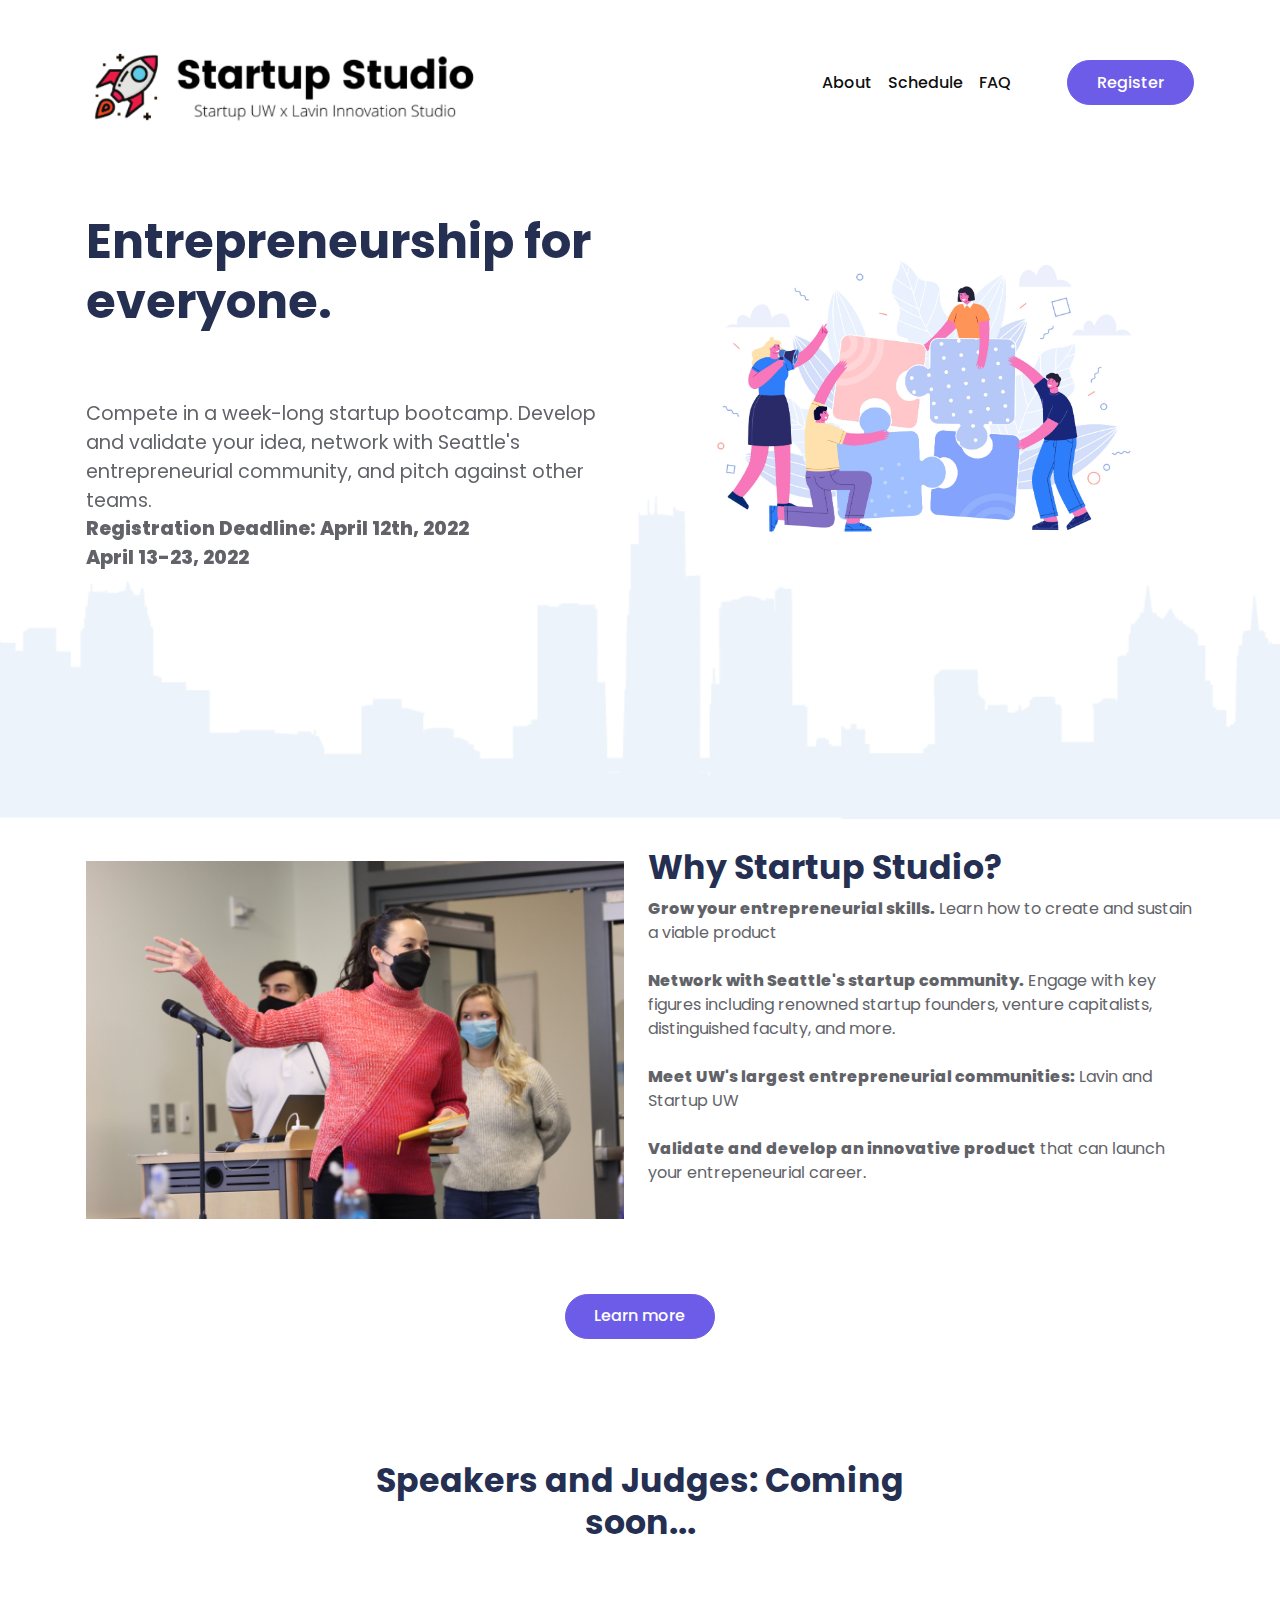
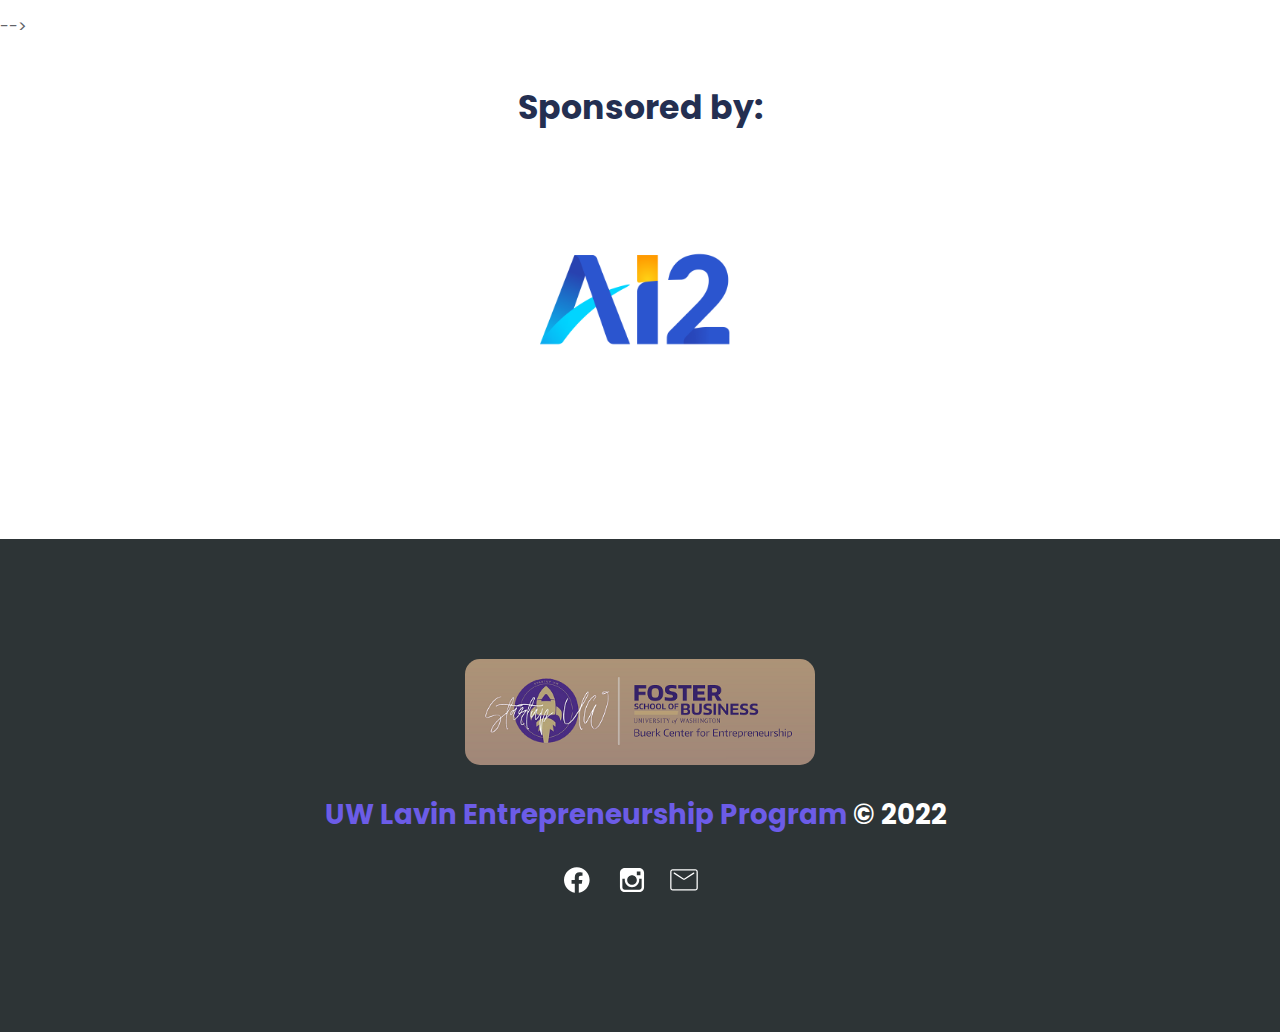
<file: index.html>
<!DOCTYPE html>
<html lang="en-US" dir="ltr">

  <head> 
    <meta charset="utf-8">
    <meta http-equiv="X-UA-Compatible" content="IE=edge">
    <meta name="viewport" content="width=device-width, initial-scale=1">


    <!-- ===============================================-->
    <!--    Document Title-->
    <!-- ===============================================-->
    <title>Lavin Innovation Studio</title>


    <!-- ===============================================-->
    <!--    Favicons--> 
    <!-- ===============================================-->
    <!--<link rel="icon" type="image/png"   sizes="16x16" href="assets/img/favicons/favicon-business-graph.png">-->
    <!--<link rel="apple-touch-icon" sizes="180x180" href="assets/img/favicons/apple-touch-icon.png">
    <link rel="icon" type="image/png" sizes="32x32" href="assets/img/favicons/favicon-32x32.png">
    <link rel="icon" type="image/png" sizes="16x16" href="assets/img/favicons/favicon-16x16.png">
    <link rel="shortcut icon" type="image/x-icon" href="assets/img/favicons/favicon.ico">-->
    <link rel="manifest" href="assets/img/favicons/manifest.json">
    <meta name="msapplication-TileImage" content="assets/img/favicons/mstile-150x150.png">
    <meta name="theme-color" content="#ffffff">


    <!-- ===============================================-->
    <!--    Stylesheets-->
    <!-- ===============================================-->
    <link href="assets/css/theme.css" rel="stylesheet" />

  </head>

  <body>

    <!-- ===============================================-->
    <!--    Main Content-->
    <!-- ===============================================-->
    <main class="main" id="top">
      <nav class="navbar navbar-expand-lg navbar-light fixed-top py-4" data-navbar-on-scroll="data-navbar-on-scroll">
        <div class="container">
          <a class="navbar-brand d-flex align-items-center fw-bold fs-2" style = "width: 85%;" href="index.html">
            <!--<div class="text-purple" style = "margin-right: 6px;">Lavin</div>
            <br /><div class="text-1000">Innovation Studio</div>-->
            <div class="col-12 col-sm-12 col-md-12 col-lg-12 px-md-0 mb-lg-0 text-center"><img src="assets/img/icons/image.png" width = "100%" alt="Lavin Logo" /></div>
          </a>
          <button class="navbar-toggler collapsed" type="button" data-bs-toggle="collapse" data-bs-target="#navbarSupportedContent" aria-controls="navbarSupportedContent" aria-expanded="false" aria-label="Toggle navigation"><span class="navbar-toggler-icon"></span></button>
          <div class="collapse navbar-collapse border-top border-lg-0 mt-4 mt-lg-0" id="navbarSupportedContent">
            <ul class="navbar-nav ms-auto pt-2 pt-lg-0" style = "padding-left: 10px;">
              <!--<li class="nav-item" data-anchor="data-anchor"><a class="nav-link fw-medium active" aria-current="page" href="#home">Attend</a></li>-->
              <!--<li class="dropdown">
                <a class="nav-link fw-medium" button type="button" id="dropdownMenuButton1" data-bs-toggle="dropdown" aria-expanded="false">
                  About
                </a>
                <ul class="dropdown-menu">
                  <li><a class="dropdown-item" href="competition.html">Competition</a></li>
                  <li><a class="dropdown-item" href="about.html">The Team</a></li>
                </ul>
              </li>-->
              <li class="nav-item"><a class="nav-link fw-medium" href="about.html">About</a></li>
              <li class="nav-item"><a class="nav-link fw-medium" href="schedule.html">Schedule</a></li>
              <!--<li class="nav-item"><a class="nav-link fw-medium" href="theteam.html">Our Team</a></li>-->
              <li class="nav-item"><a class="nav-link fw-medium" href="FAQ.html">FAQ</a></li>
            </ul>
            <form class="ps-lg-5">
              <!--<button class="btn btn-lg btn-primary rounded-pill order-0" type="submit">Register</button>-->
              <a class="btn btn-lg btn-primary rounded-pill hover-top" href="register.html" role="button">Register</a>
            </form>
          </div>
        </div>
      </nav>
      <section class="py-1" id="home">
        <div class="bg-holder" style="background-image:url(assets/img/illustrations/hero-bg.png);background-position:bottom;background-size:cover;">
        </div>
        <!--/.bg-holder-->

        <div class="container position-relative mb-4">
          <div class="row align-items-center py-10">
            <div class="col-md-7 col-lg-6 order-md-1 text-center"><img class="img-fluid" src="assets/img/illustrations/3081629.jpg" width="450" alt="" /></div>
            
            <div class="col-md-5 col-lg-6 text-center text-md-start"><br />
              <!--<span class="badge bg-light rounded-pill text-dark align-items-center d-flex flex-row-reverse justify-content-end mx-auto mx-md-0 ps-0 w-75 w-sm-50 w-md-75 w-xl-50 mb-3">#1 Editors Choice App of 2020<img class="img-fluid float-start me-3" src="assets/img/illustrations/arrow-right.png" alt=""/></span>-->
              <h1 class="mb-4 display-3 fw-bold lh-sm">Entrepreneurship for <br class="d-block d-lg-none d-xl-block" />everyone.</h1><br />
              <!--<p class="mt-3 mb-4 fs-1">Tackle issues in our world, gain new skills, build your entrepreneurial experience, and win cash prizes. <br /><b>May 14-22, 2021</b><br class="d-none d-lg-block" /></p>-->
              <p class="mt-3 mb-4 fs-1">Compete in a week-long startup bootcamp. Develop and validate your idea, network with Seattle's entrepreneurial community, and pitch against other teams. <br />
              <b>Registration Deadline: April 12th, 2022</b><br class="d-none d-lg-block" />
              <b>April 13-23, 2022</b>
              </p>
            </div>
          </div>
        </div>
      </section>

      <section class="py-4" id="about">
        <div class="container-lg">
          <div class="row align-items-center">
            <div class="col-md-5 col-lg-6 order-md-0 text-center text-md-start mb-3"><img class="img-fluid" src="assets/img/illustrations/image (1).png" width="550" alt="" /></div>

            <!--<div class="carousel slide col-md-5 col-lg-6 order-md-0 text-center text-md-start mb-3" id="carouselExampleDark" data-bs-ride="carousel">
              <div class="carousel-inner">
                <div class="carousel-item active">
                  <div class="row h-100">
                    <div class="col-12">
                      <img class="img-fluid" src="assets/img/illustrations/image (1).png" width="550" alt="" />
                    </div>
                  </div>
                </div>
                <div class="carousel-item">
                  <div class="row h-100">
                    <div class="col-12">
                      <img class="img-fluid" src="assets/img/illustrations/image (3).png" width="550" alt="" />
                    </div>
                  </div>
                </div>
                <div class="carousel-item">
                  <div class="row h-100">
                    <div class="col-12">
                      <img class="img-fluid" src="assets/img/illustrations/image (2).png" width="550" alt="" />
                    </div>
                  </div>
                </div>
                <div class="carousel-item">
                  <div class="row h-100">
                    <div class="col-12">
                      <img class="img-fluid" src="assets/img/illustrations/image (4).png" width="550" alt="" />
                    </div>
                  </div>
                </div>
              </div>
            </br>
              <div class="position-relative"><a class="carousel-control-prev carousel-icon z-index-2" href="#carouselExampleDark" role="button" data-bs-slide="prev"><span class="carousel-control-prev-icon" aria-hidden="true"></span><span class="visually-hidden">Previous</span></a><a class="carousel-control-next carousel-icon z-index-2" href="#carouselExampleDark" role="button" data-bs-slide="next"><span class="carousel-control-next-icon" aria-hidden="true"></span><span class="visually-hidden">Next</span></a></div>

            </div>-->
            
            <div class="col-md-7 col-lg-6 px-sm-5 px-md-2">
              <h6 class="fw-bold fs-4 display-3 lh-sm">Why Startup Studio?<br /></h6>
              <!-- <p class="my-3" >An event for UW undergraduates and highschool students where you'll have the chance to:<br /> -->
                <b>Grow your entrepreneurial skills.</b> Learn how to create and sustain a viable product<br />
                <br />
                <b>Network with Seattle's startup community.</b> Engage with key figures including renowned startup founders, venture capitalists, distinguished faculty, and more. <br />
                <br />
                <b> Meet UW's largest entrepreneurial communities:</b> Lavin and Startup UW <br />
                <br />
                <b> Validate and develop an innovative product</b> that can launch your entrepeneurial career. </p>
                <div class="d-flex align-items-center">
                <!-- img class = "img-fluid"-->
                <!--<div><img class="" src="assets/img/illustrations/fast-performance.png" width="70" alt="" /></div>-->
                <!-- <div class="">
                  <h5 class="fw-bold text-warning">Themes</h5>
                  <p><b>Follow a track.</b> See how entrepreneurship can be a force for social and economic good.<br /><b>Have your own idea?</b> Bring it to life, improve, and receive critical and specific advice.<br /><br class="d-none d-xl-block" /><a href = "#themes">Learn more</a></p>
                </div> -->
              </div>
              <div class="d-flex align-items-center">
                <!--<div><img class="" src="assets/img/illustrations/prototype.png" width="70" alt="" /></div>-->
                <!-- px-4 -->
              <div class="d-flex align-items-center mb-5">
                <!--<div><img class="" src="assets/img/illustrations/vector.png" width="70" alt="" /></div>-->
                <!--<div class="">
                  <h5 class="fw-bold text-warning">Real Experiences</h5>
                  <p>Hear from high profile entrepreneurs and professionals and create a mini startup featuring relevant, real-world deliverables such as a pitch deck, product mock-up, and more.</p>
                </div>-->
              </div>
            </div>
          </div>
        </div>

        <div class="col-lg-10 col-md-10 col-sm-10 text-center mx-auto mb-3 mb-md-5 mt-4 container">
          <!-- <h5 class="fw-bold">Why the Lavin Studio?</h5>
          <p class="mb-md-2">The Lavin Innovation Studio is an accelerated one-week startup development bootcamp created by students at the University of Washington's Lavin Entrepreneurship Program. Through the process of designing a viable product, students will gain design thinking, entrepreneurial leadership, and business presentation skills – while networking with leaders in Seattle’s startup community.<br /><br /></p> -->

          <div class="d-flex justify-content-center mb-3">
          </div>
          <div class="d-flex justify-content-center">
            <a class="btn btn-lg btn-primary rounded-pill hover-top" href="https://pumped-cactus-757.notion.site/Startup-Studio-2022-0887017f98f44e439a52bd4bbe59b168" role="button">Learn more</a>
            </div>
          </div>
        </div>
      </section>

      <!-- ============================================-->
      <!-- <section> begin ============================-->
      <!-- Speakers ============================-->
      <section class="py-3">

        <div class="container">
          <div class="row justify-content-center">
            <div class="col-lg-6 text-center mx-auto mb-3 mb-md-5 mt-4">
              <h6 class="fw-bold fs-4 display-3 lh-sm">Speakers and Judges: Coming soon...</h6>
              <p class="mb-0"></p>
            </div>
          </div>
          <!-- <div class="row">
            <div class="col-md-4 mb-3">
              <div class="text-center px-lg-3"><img class="portrait-circle mb-4" src="assets/img/speakers-judges/JacobColker.jpg" width="150" alt="Emer Dooley" />
                <h5 class="fw-bold">Jacob Colker</h5>
                  <p class="mb-md-2">Managing Director @ AI2 Startup Incubator </p>
                  <p class="mb-md-2">Entrepreneurship Faculty at UW Seattle Foster School​<br /></p>
              </div>
            </div>
            <div class="col-md-4 mb-3">
              <div class="text-center px-lg-3"><img class="portrait-circle mb-4" src="https://th.bing.com/th/id/OIP.KJ9QFIUWK3e-mWVbqsufegAAAA?pid=ImgDet&rs=1" width="150" alt="Emer Dooley" />
                <h5 class="fw-bold">Emer Dooley</h5>
                <p class="mb-md-2">Executive Director @ Alliance of Angels Seed Fund​</p>
                <p class="mb-md-2">Entrepreneurship Faculty at UW Seattle Foster School​<br /></p>
              </div>
            </div>
            <div class="col-md-4 mb-3">
              <div class="text-center px-lg-3"><img class="portrait-circle mb-4" src="assets/img/speakers-judges/DavidZager.jpeg" width="150" alt="David Zager" />
                <h5 class="fw-bold">David Zager</h5>
                <p class="mb-md-2">Partner and Chief Design Officer @ Pioneer Square Labs<br /></p>
                <p class="mb-md-2">Founder of Ok Rocket and F2M2</p>
              </div>
            </div>
            <div class="col-md-4 mb-3">
              <div class="text-center px-lg-3"><img class="portrait-circle mb-4" src="assets/img/speakers-judges/KinseyGross.jpeg" width="150" alt="Kinsey Gross" />
                <h5 class="fw-bold">Kinsey Gross</h5>
                <p class="mb-md-0">Senior Product Designer @ Pioneer Square Labs</p>
                <p class="mb-md-0"></p>
              </div>
            </div>
            <div class="col-md-4 mb-3">
              <div class="text-center px-lg-3"><img class="portrait-circle mb-3" src="assets/img/speakers-judges/MichaelPetrochuk.png" width="150" alt="Michael Petrochuk" />
                <h5 class="fw-bold">Michael Petrochuk</h5>
                <p class="mb-md-0">Founder and CTO @ WellSaid Labs</p>
                <p class="mb-md-0"></p>
              </div>
            </div>
            <div class="col-md-4 mb-3">
              <div class="text-center px-lg-3"><img class="portrait-circle mb-3" src="assets/img/speakers-judges/AnandRanganathan.png" width="150" alt="Anand Ranganathan" />
                <h5 class="fw-bold">Anand Ranganathan</h5>
                <p class="mb-md-0">Chief AI Officer @ Unscrambl</p>
                <p class="mb-md-0"></p>
              </div>
            </div>
            <div class="col-md-4 mb-3">
              <div class="text-center px-lg-3"><img class="portrait-circle mb-3" src="assets/img/speakers-judges/La-MarcusSmith-Kelley.png" width="150" alt="La-Marcus Smith-Kelley" />
                <h5 class="fw-bold">La-Marcus Smith-Kelley</h5>
                <p class="mb-md-0">Fortune 500 Consultant</p>
                <p class="mb-md-0">Black Businesses Empowerment</p>
              </div>
            </div>
            <div class="col-md-4 mb-3">
              <div class="text-center px-lg-3"><img class="portrait-circle mb-3" src="assets/img/speakers-judges/RyanYousefian.jpeg" width="150" alt="Ryan Yousefian" />
                <h5 class="fw-bold">Ryan Yousefian</h5>
                <p class="mb-md-0">Cofounder and CEO @ Apnomed<br /></p>
                <p class="mb-md-0">Dempsey Startup Competition</p>
              </div>
            </div>

          </div> -->
          <!-- END OF OLD SPEAKER AND JUDGES -->


          <!--<div class="row">
            <div class="col-md-4 mb-6">
              <div class="text-center px-lg-3"><img class="portrait-circle mb-3" src="assets/img/team/racheljoshua.jpg" width="120" alt="Rachel Joshua" />
                <h5 class="fw-bold">Rachel Joshua</h5>
                <p class="mb-md-0">Sponsorships Chair</p>
              </div>
            </div>
            <div class="col-md-4">
              <div class="text-center px-lg-3"><img class="portrait-circle mb-3" src="assets/img/team/phillipmeng.jpg" width="120" alt="Phillip Meng" />
                <h5 class="fw-bold">Phillip Meng</h5>
                <p class="mb-md-0">Programs &amp; Finance Chair</p>
              </div>
            </div>
            <div class="col-md-4">
              <div class="text-center px-lg-3"><img class="portrait-circle mb-3" src="assets/img/team/mallikasangsiri.jpg" width="120" alt="Mallika Sangsiri" />
                <h5 class="fw-bold">Mallika Sansgiri</h5>
                <p class="mb-md-0">External Relations Chair</p>
              </div>
            </div>
        </div>-->
        <!-- end of .container-->

      </section>
      <!-- <section> close ============================-->
      <!-- ============================================-->


      <!-- ============================================-->
      <!-- <section> begin ============================-->
      <!-- <section class="py-5" id = "themes">

        <div class="container">

          <div class="col-lg-6 text-center mx-auto mb-3 mb-md-5 mt-4">
              <h6 class="fw-bold fs-4 display-3 lh-sm">Lavin Studio Themes</h6>
              <p class="mb-0">A few tracks to help you get started. You are free to switch tracks if you find yourself interested in a different track down the road!</p>
          </div>

          <div class="row">
            <div class="col-md-4 col-lg-3 offset-lg-1 mb-4">
              <div class="py-4"><img class="img-fluid" src="assets/img/illustrations/automatic.png" width="90" alt="" /></div>
              <h5 class="fw-bold text-danger">Healthcare</h5>
              <p class="mt-2 mb-0">What possibilities are there in disrupting current healthcare practices to promote greater accessibility?</p>
            </div>
            <div class="col-md-4 col-lg-3 offset-lg-1 mb-4">
              <div class="py-4"><img class="img-fluid" src="assets/img/illustrations/network.png" width="90" alt="" /></div>
              <h5 class="fw-bold text-primary">Promoting Sustainability</h5>
              <p class="mt-2 mb-0">What might be a product or service that promotes sustainable purchasing and living?</p>
            </div>
            <div class="col-md-4 col-lg-3 offset-lg-1 mb-4">
              <div class="py-4"><img class="img-fluid" src="assets/img/illustrations/rewards.png" width="90" alt="" /></div>
              <h5 class="fw-bold text-success">Your Own Idea</h5>
              <p class="mt-2 mb-0">Already have something in the works? Build it here!</p>
            </div>
          </div>

        </div> -->
        <!-- end of .container-->

      </section>
      <!-- <section> close ============================-->
      <!-- ============================================-->

      <!-- ============================================-->
      <!-- <section> begin ============================-->
      <!--<section class="py-5">

        <div class="container">
          <div class="row align-items-center">
            <div class="col-md-5 order-md-0 text-center text-md-start" style = "--bs-gutter-x: 0.5em;"><img class="img-fluid mb-4" src="assets/img/illustrations/ultimate-feature.png" width="550" alt=""/></div>
            <!~~ 5031659.jpg ~~>
            <div class="col-md-6 text-center text-md-start offset-md-1" style = "--bs-gutter-x: 1.5em;">
              <h6 class="fw-bold fs-4 display-3 lh-sm">What will you be<br /> creating?</h6>
              <p class="my-4 pe-xl-5"> Depending on your interests, you'll be able to build and contribute to different parts of your startup. You might choose to work on a business plan, marketing materials, app, or website prototype, and more. All team members will also prepare a pitch deck for a short final presentation that will be judged alongside the materials you each developed for your team's startup. </p><!~~<a class="btn btn-lg btn-primary rounded-pill hover-top" href="#" role="button">Learn more</a>~~>
            </div>
          </div>
        </div>-->
        <!-- end of .container-->

      </section>
      <!-- <section> close ============================-->
      <!-- ============================================-->


      <!-- ============================================-->
      <!-- <section> begin ============================-->
      <!--<section class="py-5">

        <div class="container">
          <div class="row justify-content-center mb-6">
            <div class="col-lg-6 text-center mx-auto mb-3 mb-md-5 mt-4">
              <h6 class="fw-bold fs-4 display-3 lh-sm">What is the final pitch <br />and what are your creations for? </h6>
              <p class="mb-0 my-4">If you end up creating a startup or meeting co-founders you'd be interested in pursuing after this studio, then you've already created a baseline to launch right into a new entrepreneurial venture. <br /><br />For the studio, teams have the chance at the end to give a final pitch that will be judged alongside the materials they submit for their startup. The most developed and viable startups will be awarded cash prizes and featured online!</p>
            </div>
          </div>-->
          <!--<div class="row">
            <div class="col-md-4 mb-6">
              <div class="text-center px-lg-3"><img class="img-fluid mb-3" src="assets/img/illustrations/app.png" width="90" alt="" />
                <h5 class="fw-bold">App Development</h5>
                <p class="mb-md-0">Get your blood tests delivered at home collect a sample from the news your blood tests.</p>
              </div>
            </div>
            <div class="col-md-4 mb-6">
              <div class="text-center px-lg-3"><img class="img-fluid mb-3" src="assets/img/illustrations/time-award.png" width="90" alt="" />
                <h5 class="fw-bold">10 Times Award</h5>
                <p class="mb-md-0">Get your blood tests delivered at home collect a sample from the news your blood tests.</p>
              </div>
            </div>
            <div class="col-md-4 mb-6">
              <div class="text-center px-lg-3"><img class="img-fluid mb-3" src="assets/img/illustrations/cloud.png" width="90" alt="" />
                <h5 class="fw-bold">Cloud Storage</h5>
                <p class="mb-md-0">Get your blood tests delivered at home collect a sample from the news your blood tests.</p>
              </div>
            </div>
            <div class="col-md-4 mb-6">
              <div class="text-center px-lg-3"><img class="img-fluid mb-3" src="assets/img/illustrations/customization.png" width="90" alt="" />
                <h5 class="fw-bold">Customization</h5>
                <p class="mb-md-0">Get your blood tests delivered at home collect a sample from the news your blood tests.</p>
              </div>
            </div>
            <div class="col-md-4 mb-6">
              <div class="text-center px-lg-3"><img class="img-fluid mb-3" src="assets/img/illustrations/ux.png" width="90" alt="" />
                <h5 class="fw-bold">UX Planning</h5>
                <p class="mb-md-0">Get your blood tests delivered at home collect a sample from the news your blood tests.</p>
              </div>
            </div>
            <div class="col-md-4 mb-6">
              <div class="text-center px-lg-3"><img class="img-fluid mb-3" src="assets/img/illustrations/support.png" width="90" alt="" />
                <h5 class="fw-bold">Customer Support</h5>
                <p class="mb-md-0">Get your blood tests delivered at home collect a sample from the news your blood tests.</p>
              </div>
            </div>
          </div>
        </div>-->
        <!-- end of .container-->

      <!--</section>-->
      <!-- <section> close ============================-->
      <!-- ============================================-->




      <!-- ============================================-->
      <!-- <section> begin ============================-->
      <!--<section class="py-5">

        <div class="container">
          <div class="container">
            <div class="row align-items-center">
              <div class="row align-items-center mb-6">

                <div class="col-md-5 col-lg-4 offset-lg-1">
                  <h1 class="fw-bold lh-base">What events can you attend?</h1>
                </div>
                <div class="col-md-6 col-lg-5 offset-lg-1 border-start py-5 ps-5">
                  <p class="mb-0">We are featuring a variety of different speakers, including current and past entrepreneurs. These entrepreneurs are currently or have been part of successful ventures, while other entrepreneurs are UW alumni or current UW students engaged in Entrepreneurship across campus. <br /><br />
                  We'll also offer workshops that will help you kick-start different parts of the startup you are developing. You choose what events will help you the most when developing a pitch deck and the materials needed for your startup!</p>
                </div>
              </div>-->

              <!--<div class="col-md-5 order-md-1 text-center text-md-start"><img class="img-fluid mb-4" src="assets/img/illustrations/ultimate-feature.png" alt="" /></div>
              <div class="col-md-6 text-center text-md-start">
                <h6 class="fw-bold fs-4 display-3 lh-sm">Ultimate features<br />that we built</h6>
                <p class="my-4 pe-xl-5"> The rise of mobile devices transforms the way we consume information entirely.</p>
                <div class="row">
                  <div class="col-md-6">
                    <div class="mb-4">
                      <div class="py-4"><img class="img-fluid" src="assets/img/illustrations/app.png" width="90" alt="" /></div>
                      <h5 class="fw-bold text-undefined">App Development</h5>
                      <p class="mt-2 mb-0">Get your blood tests delivered at home collect a sample from the news your blood tests.</p>
                    </div>
                  </div>
                  <div class="col-md-6">
                    <div class="mb-4">
                      <div class="py-4"><img class="img-fluid" src="assets/img/illustrations/ux.png" width="90" alt="" /></div>
                      <h5 class="fw-bold text-undefined">UX Planning</h5>
                      <p class="mt-2 mb-0">Get your blood tests delivered at home collect a sample from the news your blood tests.</p>
                    </div>
                  </div>
                  <div class="col-md-6">
                    <div class="mb-4">
                      <div class="py-4"><img class="img-fluid" src="assets/img/illustrations/cloud.png" width="90" alt="" /></div>
                      <h5 class="fw-bold text-undefined">Cloud Storage</h5>
                      <p class="mt-2 mb-0">Get your blood tests delivered at home collect a sample from the news your blood tests.</p>
                    </div>
                  </div>
                  <div class="col-md-6">
                    <div class="mb-4">
                      <div class="py-4"><img class="img-fluid" src="assets/img/illustrations/support.png" width="90" alt="" /></div>
                      <h5 class="fw-bold text-undefined">Customer support</h5>
                      <p class="mt-2 mb-0">Get your blood tests delivered at home collect a sample from the news your blood tests.</p>
                    </div>
                  </div>
                </div><a class="btn btn-lg btn-primary rounded-pill hover-top" href="#" role="button">See all</a>
              </div>
            </div>
          </div>
        </div>
        <!~~ end of .container~~>

      </section>-->
      <!-- <section> close ============================-->
      <!-- ============================================-->




      <!-- ============================================-->
      <!-- <section> begin ============================-->
      <!--<section class="py-8" id="pricing">

        <div class="container">
          <div class="row justify-content-center">
            <div class="col-md-8 col-lg-6 col-xxl-5 text-center mb-3">
              <h6 class="fw-bold fs-4 display-3 lh-sm mb-3">Get awesome features, without extra charges</h6>
              <p class="mb-4">The rise of mobile devices transforms the way we consume information entirely and the world's most elevant channels such as Facebook.</p>
            </div>
          </div>
          <div class="row flex-center">
            <div class="col-12 mb-3">
              <div class="d-flex justify-content-center">
                <label class="form-check-label me-2" for="customSwitch1">Monthly</label>
                <div class="form-check form-switch">
                  <input class="form-check-input" id="customSwitch1" type="checkbox" checked="checked" />
                  <label class="form-check-label align-top" for="customSwitch1">Yearly</label>
                </div>
              </div>
            </div>
            <div class="col-lg-4">
              <div class="card shadow-lg mb-4 border-0">
                <div class="card-header border-bottom-0 pt-7 pb-5">
                  <div class="d-flex justify-content-center">
                    <h1 class="fw-bold">$0</h1><span class="d-flex align-items-center">/month</span>
                  </div>
                  <h5 class="fw-bold text-center">Business Class</h5><span class="text-700 text-center d-block">For small teams or office</span>
                </div>
                <div class="card-body mx-auto">
                  <ul class="list-unstyled mb-4">
                    <li class="text-700 py-2 text-secondary">Darg &amp; Drop Builder</li>
                    <li class="text-700 py-2 text-secondary">1,000's of Templates</li>
                    <li class="text-700 py-2 text-secondary">Blog Support Tools</li>
                    <li class="text-700 py-2 text-secondary">eCommerce Store </li>
                  </ul><a class="btn btn-lg btn-primary rounded-pill mb-3" href="#">Start free trial</a>
                </div>
              </div>
            </div>
            <div class="col-lg-4">
              <div class="card shadow-lg mb-4">
                <div class="card-header border-bottom-0 pt-7 pb-5">
                  <div class="d-flex justify-content-center">
                    <h1 class="fw-bold">$99</h1><span class="d-flex align-items-center">/month</span>
                  </div>
                  <h5 class="fw-bold text-center">Pro Master</h5><span class="text-700 text-center d-block">For small teams or office</span>
                </div>
                <div class="card-body mx-auto">
                  <ul class="list-unstyled mb-4">
                    <li class="text-700 py-2 text-secondary">Darg &amp; Drop Builder</li>
                    <li class="text-700 py-2 text-secondary">1,000's of Templates</li>
                    <li class="text-700 py-2 text-secondary">Blog Support Tools</li>
                    <li class="text-700 py-2 text-secondary">eCommerce Store </li>
                  </ul>
                  <div class="d-flex flex-column"> <a class="btn btn-lg btn-primary rounded-pill mb-3" href="#">Start free trial</a><a href="#">Or Start 14 days trail</a></div>
                </div>
              </div>
            </div>
          </div>
        </div>

      </section>-->
      <!-- <section> close ============================-->
      <!-- ============================================-->

      </section> -->


      <!-- ============================================-->
      <!-- <section> begin ============================-->
      
      <!-- <section> close ============================-->
      <!-- ============================================-->


      <!--<section class="py-5">
        <hr />
        <div class="container">
          <div class="row align-items-center">
            <div class="col-md-5 col-lg-7 order-md-1 text-center text-md-start z-index-2 cta-image"><img class="img-fluid mb-4 mb-md-0" src="assets/img/illustrations/cta.png" width="850" alt="" /></div>
            <div class="col-md-7 col-lg-5 text-center text-md-start">
              <h1 class="display-3 fw-bold lh-sm">Register Today!</h1>
              <p class="my-4"> Hit the ground running with your future ventures today.</p>
              <div class="d-flex justify-content-center d-md-inline-block">
                Download app buttons
                <a class="pe-2 pe-sm-3 pe-md-4" href="!#">
                  <img src="assets/img/illustrations/google-play.png" width="160" alt="" />
                </a>
                <a href="!#">
                  <img src="assets/img/illustrations/app-store.png" width="160" alt="" />
                </a>
              </div>
            </div>
          </div>
        </div>
      </section>-->

      <!-- ============================================-->
      <!-- Sponsors -->
      <!-- <section> begin ============================-->
      <section class="py-5 mb-6">

        <div class="container">
          <div class="row">
            <div class="col-12 mx-auto align-items-center text-center">
              <h6 class="fw-bold fs-4 display-3 lh-sm mb-5">Sponsored by:</h6>
            </div>
          </div>
          <div class="row align-items-center justify-content-center justify-content-lg-around">
            <div class="col-sm-12 col-md-6 col-lg-6 px-md-0 mb-5 mb-lg-0 text-center">
              <a href = "https://allenai.org/"><img src="assets/img/sponsors/ai2_sponsor.png" width = "250" alt="Unscrambl" /></a></div>
            <!--<div class="col-6 col-sm-4 col-md-4 col-lg-2 px-md-0 mb-5 mb-lg-0 text-center">
              <a href = "https://www.qorusdocs.com/"><img src="assets/img/sponsors/qorus.png" width = "150" alt="Quros Software" /></a></div>
            <div class="col-6 col-sm-4 col-md-4 col-lg-2 px-md-0 mb-5 mb-lg-0 text-center"><img src="assets/img/gallery/company-2.png" alt="" /></div>
            <div class="col-6 col-sm-4 col-md-4 col-lg-2 px-md-0 mb-5 mb-lg-0 text-center"><img src="assets/img/gallery/company-3.png" alt="" /></div>
            <div class="col-6 col-sm-4 col-md-4 col-lg-2 px-md-0 mb-5 mb-lg-0 text-center"><img src="assets/img/gallery/company-4.png" alt="" /></div>
            <div class="col-6 col-sm-4 col-md-4 col-lg-2 px-md-0 mb-5 mb-lg-0 text-center"><img src="assets/img/gallery/company-1.png" alt="" /></div>-->
          </div>
        </div>
        <!-- end of .container-->

      </section>

      <!-- <section> close ============================-->
      <!-- ============================================-->

      <!-- ============================================-->
      <!-- Footer -->
      <!-- <section> begin ============================-->
      <section class="py-8 bg-1000">

        <div class="container">
          <div class="row flex-center mb-4">
            <div class="col-sm-8 col-md-12 col-lg-12 px-md-0 mb-5 mb-lg-0 flex-center text-center">
              <a href = "https://foster.uw.edu/centers/buerk-ctr-entrepreneurship/undergraduate-entrepreneurship/lavin-entrepreneurship-program/" target = "_blank"><img src="assets/img/icons/bottomImg.png" width = "350" alt="Lavin Logo" style = "border-radius: 15px;" /></a>
            </div>
          </div>
          <div class="row flex-center">
            <div class="col-auto mb-4"><a class="pe-2 d-flex align-items-center text-decoration-none fw-bold fs-3" href="#">
                <div class="text-purple" style = "margin-right: 6px;">UW Lavin Entrepreneurship Program</div>
                <div class="text-white"> © 2022</div>
              </a></div>
          </div>
          <!--<div class="row flex-center">
            <div class="col-auto mb-5">
              <ul class="list-unstyled list-inline mb-0">
                <li class="list-inline-item me3 me-sm-4"><a class="text-light text-decoration-none" href="#!">Attend</a></li>
                <li class="list-inline-item me3 me-sm-4"><a class="text-light text-decoration-none" href="#!">About</a></li>
                <li class="list-inline-item me3 me-sm-4"><a class="text-light text-decoration-none" href="#!">Themes</a></li>
                <li class="list-inline-item me3 me-sm-4"><a class="text-light text-decoration-none" href="#!">Events</a></li>
                <li class="list-inline-item me3 me-sm-4"><a class="text-light text-decoration-none" href="#FAQ">FAQ</a></li>
              </ul>
            </div>
          </div>-->
          <div class="row flex-center">
            <div class="col-auto">
              <ul class="list-unstyled list-inline">
                <li class="list-inline-item me-3">
                  <a class="text-decoration-none" href="https://www.facebook.com/lavin.entr">
                    <svg class="bi bi-facebook" xmlns="http://www.w3.org/2000/svg" width="32" height="32" fill="#fff" viewBox="0 -2 20 20">
                      <path d="M16 8.049c0-4.446-3.582-8.05-8-8.05C3.58 0-.002 3.603-.002 8.05c0 4.017 2.926 7.347 6.75 7.951v-5.625h-2.03V8.05H6.75V6.275c0-2.017 1.195-3.131 3.022-3.131.876 0 1.791.157 1.791.157v1.98h-1.009c-.993 0-1.303.621-1.303 1.258v1.51h2.218l-.354 2.326H9.25V16c3.824-.604 6.75-3.934 6.75-7.951z"></path>
                    </svg></a></li>
                <!-- Twitter
                <li class="list-inline-item me-3"><a href="#!">
                    <svg class="bi bi-twitter" xmlns="http://www.w3.org/2000/svg" width="32" height="32" fill="#7D7987" viewBox="0 0 16 16">
                      <path d="M5.026 15c6.038 0 9.341-5.003 9.341-9.334 0-.14 0-.282-.006-.422A6.685 6.685 0 0 0 16 3.542a6.658 6.658 0 0 1-1.889.518 3.301 3.301 0 0 0 1.447-1.817 6.533 6.533 0 0 1-2.087.793A3.286 3.286 0 0 0 7.875 6.03a9.325 9.325 0 0 1-6.767-3.429 3.289 3.289 0 0 0 1.018 4.382A3.323 3.323 0 0 1 .64 6.575v.045a3.288 3.288 0 0 0 2.632 3.218 3.203 3.203 0 0 1-.865.115 3.23 3.23 0 0 1-.614-.057 3.283 3.283 0 0 0 3.067 2.277A6.588 6.588 0 0 1 .78 13.58a6.32 6.32 0 0 1-.78-.045A9.344 9.344 0 0 0 5.026 15z"></path>
                    </svg></a></li>-->
                
                <li class="list-inline-item me-3">
                  <a href="https://www.instagram.com/uwlavin/">
                    <svg class="bi bi-instagram" xmlns="http://www.w3.org/2000/svg" width="32" height="32" fill="#fff" viewBox="0 0 20 20">
                      <path d="M14.52,2.469H5.482c-1.664,0-3.013,1.349-3.013,3.013v9.038c0,1.662,1.349,3.012,3.013,3.012h9.038c1.662,0,3.012-1.35,3.012-3.012V5.482C17.531,3.818,16.182,2.469,14.52,2.469 M13.012,4.729h2.26v2.259h-2.26V4.729z M10,6.988c1.664,0,3.012,1.349,3.012,3.012c0,1.664-1.348,3.013-3.012,3.013c-1.664,0-3.012-1.349-3.012-3.013C6.988,8.336,8.336,6.988,10,6.988 M16.025,14.52c0,0.831-0.676,1.506-1.506,1.506H5.482c-0.831,0-1.507-0.675-1.507-1.506V9.247h1.583C5.516,9.494,5.482,9.743,5.482,10c0,2.497,2.023,4.52,4.518,4.52c2.494,0,4.52-2.022,4.52-4.52c0-0.257-0.035-0.506-0.076-0.753h1.582V14.52z"></path>
                    </svg></a></li>

                  <li class="list-inline-item me-3">
                    <a href="mailto:team@uwlavin.com">
                    <svg class="bi bi-hash" xmlns="http://www.w3.org/2000/svg" width="32" height="32" fill="#ffffff" viewBox="0 0 20 20">
                      <path d="M17.051,3.302H2.949c-0.866,0-1.567,0.702-1.567,1.567v10.184c0,0.865,0.701,1.568,1.567,1.568h14.102c0.865,0,1.566-0.703,1.566-1.568V4.869C18.617,4.003,17.916,3.302,17.051,3.302z M17.834,15.053c0,0.434-0.35,0.783-0.783,0.783H2.949c-0.433,0-0.784-0.35-0.784-0.783V4.869c0-0.433,0.351-0.784,0.784-0.784h14.102c0.434,0,0.783,0.351,0.783,0.784V15.053zM15.877,5.362L10,9.179L4.123,5.362C3.941,5.245,3.699,5.296,3.581,5.477C3.463,5.659,3.515,5.901,3.696,6.019L9.61,9.86C9.732,9.939,9.879,9.935,10,9.874c0.121,0.062,0.268,0.065,0.39-0.014l5.915-3.841c0.18-0.118,0.232-0.36,0.115-0.542C16.301,5.296,16.059,5.245,15.877,5.362z"></path>
                    </svg></a></li>
              </ul>
            </div>
          </div>
        </div>
        <!-- end of .container-->

      </section>
      <!-- <section> close ============================-->
      <!-- ============================================-->


    </main>
    <!-- ===============================================-->
    <!--    End of Main Content-->
    <!-- ===============================================-->




    <!-- ===============================================-->
    <!--    JavaScripts-->
    <!-- ===============================================-->
    <script src="vendors/@popperjs/popper.min.js"></script>
    <script src="vendors/bootstrap/bootstrap.min.js"></script>
    <script src="vendors/is/is.min.js"></script>
    <script src="https://polyfill.io/v3/polyfill.min.js?features=window.scroll"></script>
    <script src="assets/js/theme.js"></script>

    <link href="https://fonts.googleapis.com/css2?family=Poppins:ital,wght@0,200;0,300;0,400;0,500;0,600;0,700;0,800;0,900;1,200;1,300;1,400&amp;display=swap" rel="stylesheet">
  </body>

</html>
</file>
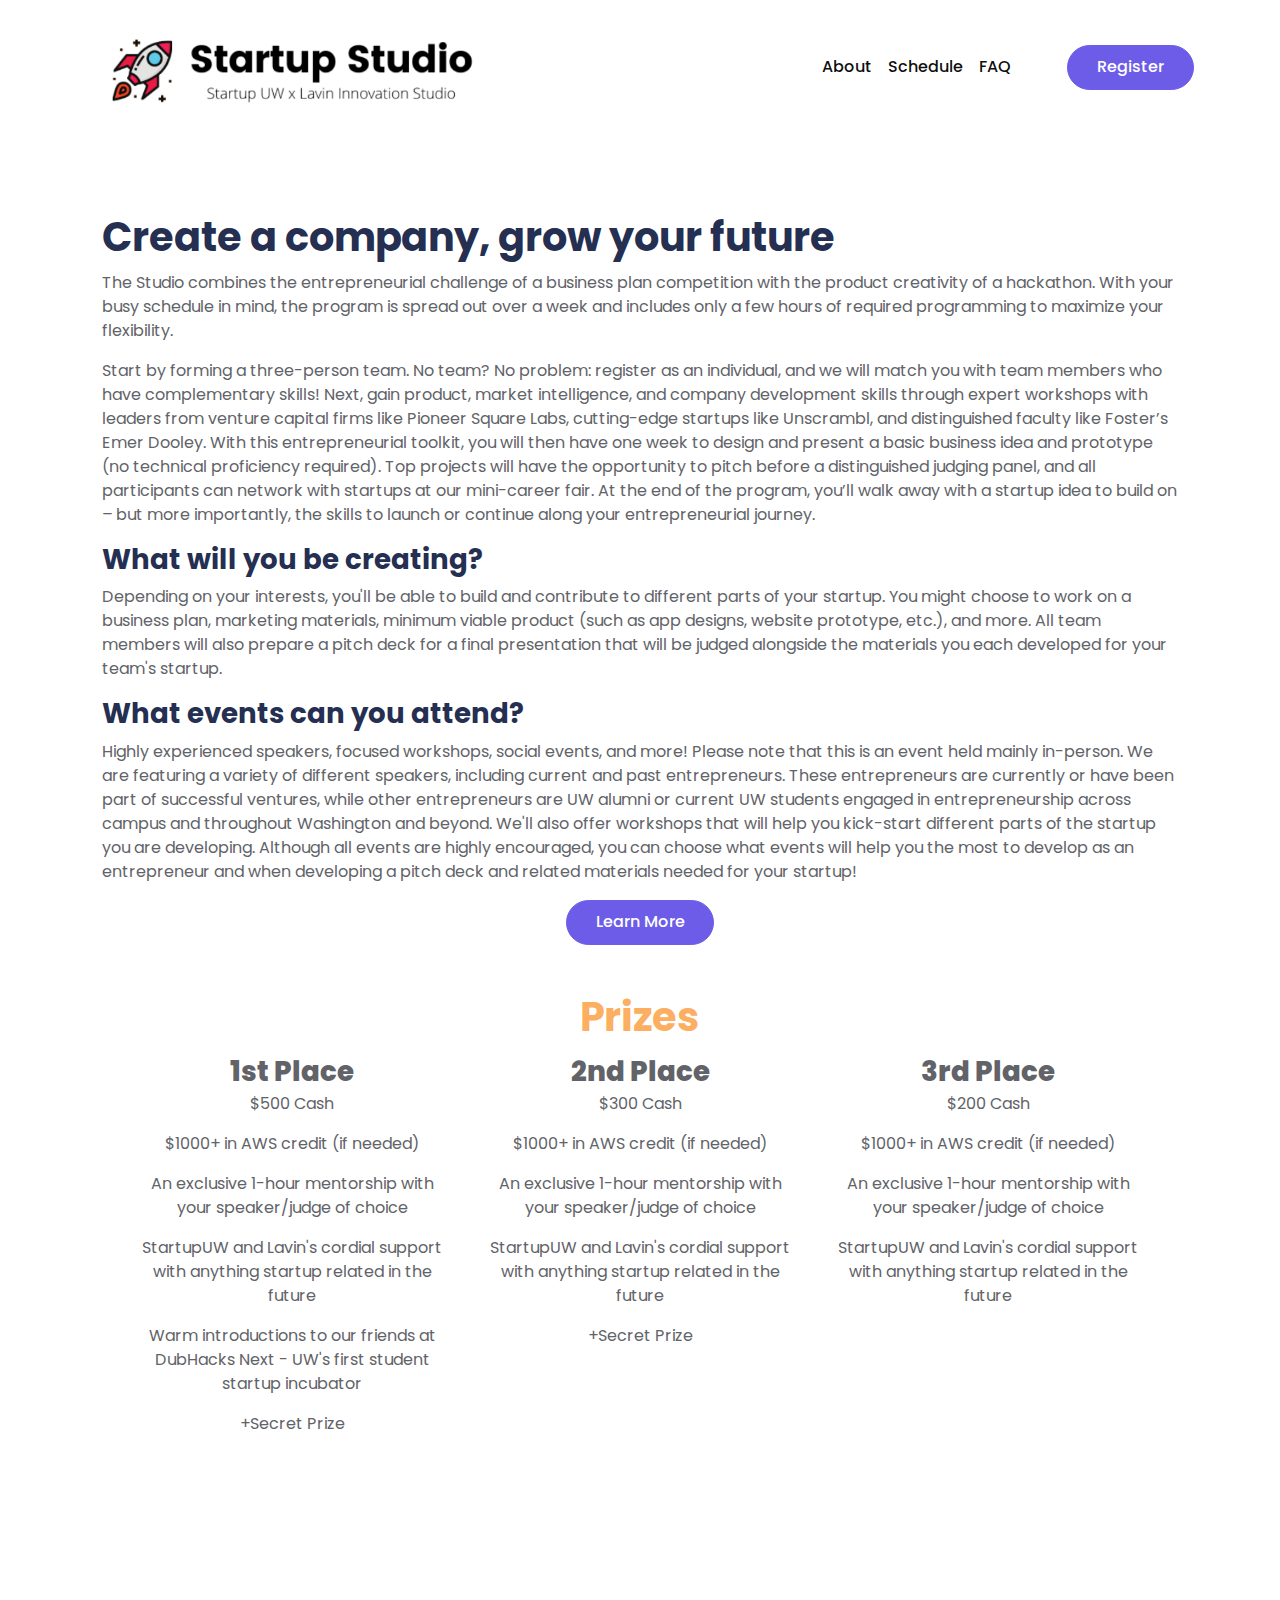
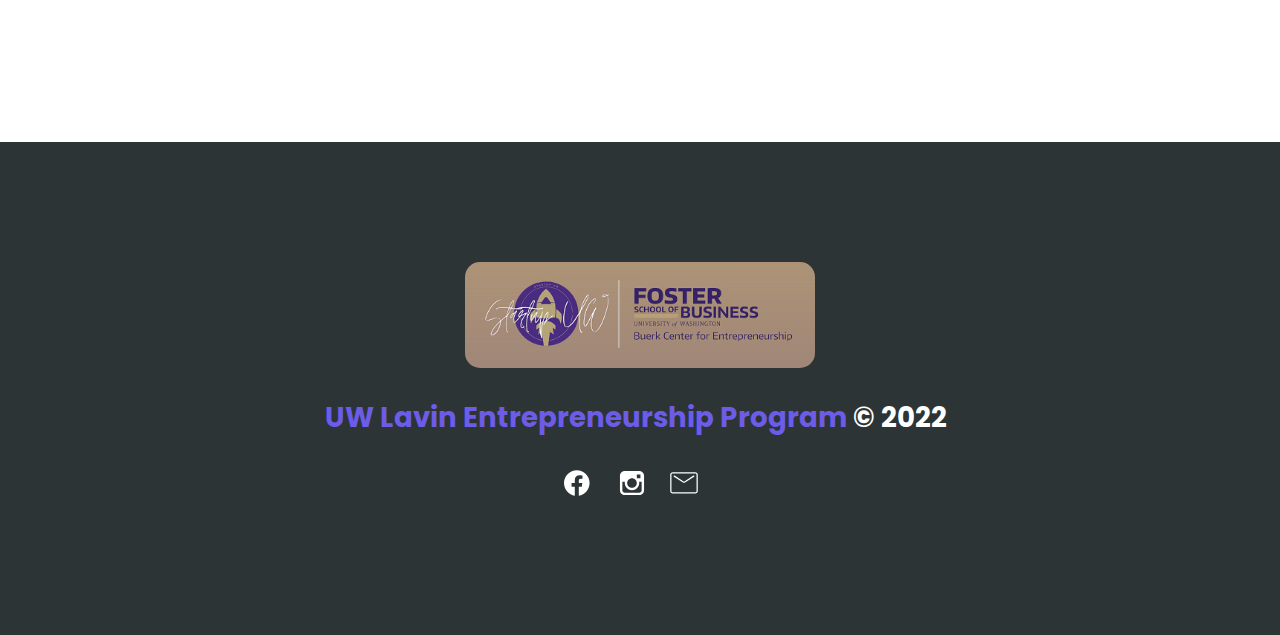
<file: about.html>
<!DOCTYPE html>
<html lang="en-US" dir="ltr">

  <head>
    <meta charset="utf-8">
    <meta http-equiv="X-UA-Compatible" content="IE=edge">
    <meta name="viewport" content="width=device-width, initial-scale=1">


    <!-- ===============================================-->
    <!--    Document Title-->
    <!-- ===============================================-->
    <title>Lavin Innovation Studio</title>


    <!-- ===============================================-->
    <!--    Favicons-->
    <!-- ===============================================-->
    <!--<link rel="icon" type="image/png" sizes="16x16" href="assets/img/favicons/favicon-business-graph.png">-->
    <!--<link rel="apple-touch-icon" sizes="180x180" href="assets/img/favicons/apple-touch-icon.png">
    <link rel="icon" type="image/png" sizes="32x32" href="assets/img/favicons/favicon-32x32.png">
    <link rel="icon" type="image/png" sizes="16x16" href="assets/img/favicons/favicon-16x16.png">
    <link rel="shortcut icon" type="image/x-icon" href="assets/img/favicons/favicon.ico">-->
    <link rel="manifest" href="assets/img/favicons/manifest.json">
    <meta name="msapplication-TileImage" content="assets/img/favicons/mstile-150x150.png">
    <meta name="theme-color" content="#ffffff">


    <!-- ===============================================-->
    <!--    Stylesheets-->
    <!-- ===============================================-->
    <link href="assets/css/theme.css" rel="stylesheet" />

  </head>

  <body>

    <!-- ===============================================-->
    <!--    Main Content-->
    <!-- ===============================================-->
    <main class="main" id="top">
      <nav class="navbar navbar-expand-lg navbar-light fixed-top py-3" data-navbar-on-scroll="data-navbar-on-scroll">
        <div class="container">
          <a class="navbar-brand d-flex align-items-center fw-bold fs-2" style = "width: 85%;" href="index.html">
            <!--<div class="text-purple" style = "margin-right: 6px;">Lavin</div>
            <br /><div class="text-1000">Innovation Studio</div>-->
            <div class="col-12 col-sm-12 col-md-12 col-lg-12 px-md-0 mb-lg-0 text-center"><img src="assets/img/icons/image.png" width = "95%" alt="Lavin Logo" /></div>
          </a>
          <button class="navbar-toggler collapsed" type="button" data-bs-toggle="collapse" data-bs-target="#navbarSupportedContent" aria-controls="navbarSupportedContent" aria-expanded="false" aria-label="Toggle navigation"><span class="navbar-toggler-icon"></span></button>
          <div class="collapse navbar-collapse border-top border-lg-0 mt-4 mt-lg-0" id="navbarSupportedContent">
            <ul class="navbar-nav ms-auto pt-2 pt-lg-0" style = "padding-left: 10px;">
              <!--<li class="nav-item" data-anchor="data-anchor"><a class="nav-link fw-medium active" aria-current="page" href="#home">Attend</a></li>-->
              <li class="nav-item"><a class="nav-link fw-medium" href="about.html">About</a></li>
              <li class="nav-item"><a class="nav-link fw-medium" href="schedule.html">Schedule</a></li>
              <!--<li class="nav-item"><a class="nav-link fw-medium" href="theteam.html">Our Team</a></li>-->
              <li class="nav-item"><a class="nav-link fw-medium" href="FAQ.html">FAQ</a></li>
            </ul>
            <form class="ps-lg-5">
              <!--<button class="btn btn-lg btn-primary rounded-pill order-0" type="submit">Register</button>-->
              <a class="btn btn-lg btn-primary rounded-pill hover-top" href="register.html" role="button">Register</a>
            </form>
          </div>
        </div>
      </nav>
      <section class="py-0" id="home">
        <!-- <div class="bg-holder" style="background-image:url(assets/img/illustrations/hero-bg.png);background-position:bottom;background-size:cover;">
        </div> -->
        <!--/.bg-holder-->

        <!-- <div class="container position-relative"> -->
          <div class="row align-items-center py-10">
            <section class="py-4" id="about">
              <div class="container-lg">
                <div class="row align-items-center">
                  
                    <h1 class="fw-bold fs-5 display-3 lh-sm">Create a company, grow your future<br /></h1>
                    <!-- <p class="my-3" >An event for UW undergraduates and highschool students where you'll have the chance to:<br /> -->
                      <p> The Studio combines the entrepreneurial challenge of a business plan competition with the product creativity of a hackathon. With your busy schedule in mind, the program is spread out over a week and includes only a few hours of required programming to maximize your flexibility.</p>
                      <p>Start by forming a three-person team. No team? No problem: register as an individual, and we will match you with team members who have complementary skills! Next, gain product, market intelligence, and company development skills through expert workshops with leaders from venture capital firms like Pioneer Square Labs, cutting-edge startups like Unscrambl, and distinguished faculty like Foster’s Emer Dooley. With this entrepreneurial toolkit, you will then have one week to design and present a basic business idea and prototype (no technical proficiency required). Top projects will have the opportunity to pitch before a distinguished judging panel, and all participants can network with startups at our mini-career fair. At the end of the program, you’ll walk away with a startup idea to build on – but more importantly, the skills to launch or continue along your entrepreneurial journey.</p>
                      <h2 class="fw-bold fs-3 display-3 lh-sm">What will you be creating?<br /></h2>
                      <p>
                        Depending on your interests, you'll be able to build and contribute to different parts of your startup. You might choose to work on a business plan, marketing materials, minimum viable product (such as app designs, website prototype, etc.), and more. All team members will also prepare a pitch deck for a final presentation that will be judged alongside the materials you each developed for your team's startup.
                      </p>
                      <h2 class="fw-bold fs-3 display-3 lh-sm">What events can you attend?<br /></h2>
                      <p>
                        Highly experienced speakers, focused workshops, social events, and more! Please note that this is an event held mainly in-person. We are featuring a variety of different speakers, including current and  past entrepreneurs. These entrepreneurs are currently or have been part of successful ventures, while other entrepreneurs are UW alumni or current UW students engaged in entrepreneurship across campus and throughout Washington and beyond. We'll also offer workshops that will help you kick-start different parts of the startup you are developing. Although all events are highly encouraged, you can choose what events will help you the most to develop as an entrepreneur and when developing a pitch deck and related materials needed for your startup!
                      </p>
                      <div class="d-flex justify-content-center">
                        <a class="btn btn-lg btn-primary rounded-pill hover-top" href="https://pumped-cactus-757.notion.site/Learn-more-d327f71474f549ff8dcbf6d22d907fe1" role="button">Learn More</a>
                        </div>
                      </div>
                      <div class="d-flex align-items-center">
                      <!-- img class = "img-fluid"-->
                      <!--<div><img class="" src="assets/img/illustrations/fast-performance.png" width="70" alt="" /></div>-->
                      <!-- <div class="">
                        <h5 class="fw-bold text-warning">Themes</h5>
                        <p><b>Follow a track.</b> See how entrepreneurship can be a force for social and economic good.<br /><b>Have your own idea?</b> Bring it to life, improve, and receive critical and specific advice.<br /><br class="d-none d-xl-block" /><a href = "#themes">Learn more</a></p>
                      </div> -->
                    </div>
                    <br>
                    <br>
                    <div class="d-flex align-items-center">
                      <!-- <div><img class="" src="assets/img/illustrations/prototype.png" width="70" alt="" /></div> -->
                      <!-- px-4 -->
                      <div class="container">
                        <h2 class="fw-bold text-warning fs-5 display-3 lh-sm text-center">Prizes</h2>
                        <div class="row align-items-start text-center">
                          <div class="col">
                            <b class="fs-3">1st Place</b>
                            <br>
                            <p> $500 Cash</p>
                            <p> $1000+ in AWS credit (if needed)</p>
                            <p> An exclusive 1-hour mentorship with your speaker/judge of choice</p>
                            <p> StartupUW and Lavin's cordial support with anything startup related in the future</p>
                            <p> Warm introductions to our friends at DubHacks Next - UW's first student startup incubator</p>
                            <p> +Secret Prize</p>
                          </div>
                          <div class="col">
                            <b class="fs-3">2nd Place</b>
                            <br>
                            <p> $300 Cash</p>
                            <p> $1000+ in AWS credit (if needed)</p>
                            <p> An exclusive 1-hour mentorship with your speaker/judge of choice</p>
                            <p> StartupUW and Lavin's cordial support with anything startup related in the future</p>
                            <p> +Secret Prize</p>
                          </div>
                          <div class="col">
                            <b class="fs-3">3rd Place</b>
                            <br>
                            <p> $200 Cash</p>
                            <p> $1000+ in AWS credit (if needed)</p>
                            <p> An exclusive 1-hour mentorship with your speaker/judge of choice</p>
                            <p> StartupUW and Lavin's cordial support with anything startup related in the future</p>
                          </div>
                        </div>
                    </div>
                    <div class="d-flex align-items-center mb-5">
                      <!--<div><img class="" src="assets/img/illustrations/vector.png" width="70" alt="" /></div>-->
                      <!--<div class="">
                        <h5 class="fw-bold text-warning">Real Experiences</h5>
                        <p>Hear from high profile entrepreneurs and professionals and create a mini startup featuring relevant, real-world deliverables such as a pitch deck, product mock-up, and more.</p>
                      </div>-->
                    </div>
                  </div>
                </div>
              </div>
      
              <div class="col-lg-10 col-md-10 col-sm-10 text-center mx-auto mb-3 mb-md-5 mt-4 container">
                <!-- <h5 class="fw-bold">Why the Lavin Studio?</h5>
                <p class="mb-md-2">The Lavin Innovation Studio is an accelerated one-week startup development bootcamp created by students at the University of Washington's Lavin Entrepreneurship Program. Through the process of designing a viable product, students will gain design thinking, entrepreneurial leadership, and business presentation skills – while networking with leaders in Seattle’s startup community.<br /><br /></p> -->
      
                <div class="d-flex justify-content-center mb-3">
                  <!-- <h5 class="fw-bold">Learn more</h5> -->
                </div>
                
              </div>
            </section>
          </div>
        </div>
      </section>

      <!-- ============================================-->
      <!-- <section> begin ============================-->
        
      <!-- <section> close ============================-->
      <!-- ============================================-->




      <!-- ============================================-->
      <!-- <section> begin ============================-->
      
      <!-- <section> close ============================-->
      <!-- ============================================-->

      <!-- ============================================-->
      <!-- Footer -->
      <!-- <section> begin ============================-->
      <section class="py-8 bg-1000">

        <div class="container">
          <div class="row flex-center mb-4">
             <div class="col-12 col-sm-12 col-md-12 col-lg-12 px-md-0 mb-5 mb-lg-0 flex-center text-center">
              <a href = "https://foster.uw.edu/centers/buerk-ctr-entrepreneurship/undergraduate-entrepreneurship/lavin-entrepreneurship-program/" target = "_blank"><img src="assets/img/icons/bottomImg.png" width = "350" alt="Lavin Logo" style = "border-radius: 15px;" /></a>
            </div>
          </div>
          <div class="row flex-center">
            <div class="col-auto mb-4"><a class="pe-2 d-flex align-items-center text-decoration-none fw-bold fs-3" href="#">
                <div class="text-purple" style = "margin-right: 6px;">UW Lavin Entrepreneurship Program</div>
                <div class="text-white"> © 2022</div>
              </a></div>
          </div>
          <!--<div class="row flex-center">
            <div class="col-auto mb-5">
              <ul class="list-unstyled list-inline mb-0">
                <li class="list-inline-item me3 me-sm-4"><a class="text-light text-decoration-none" href="#!">Attend</a></li>
                <li class="list-inline-item me3 me-sm-4"><a class="text-light text-decoration-none" href="#!">About</a></li>
                <li class="list-inline-item me3 me-sm-4"><a class="text-light text-decoration-none" href="#!">Themes</a></li>
                <li class="list-inline-item me3 me-sm-4"><a class="text-light text-decoration-none" href="#!">Events</a></li>
                <li class="list-inline-item me3 me-sm-4"><a class="text-light text-decoration-none" href="#FAQ">FAQ</a></li>
              </ul>
            </div>
          </div>-->
          <div class="row flex-center">
            <div class="col-auto">
              <ul class="list-unstyled list-inline">
                <li class="list-inline-item me-3">
                  <a class="text-decoration-none" href="https://www.facebook.com/lavin.entr">
                    <svg class="bi bi-facebook" xmlns="http://www.w3.org/2000/svg" width="32" height="32" fill="#fff" viewBox="0 -2 20 20">
                      <path d="M16 8.049c0-4.446-3.582-8.05-8-8.05C3.58 0-.002 3.603-.002 8.05c0 4.017 2.926 7.347 6.75 7.951v-5.625h-2.03V8.05H6.75V6.275c0-2.017 1.195-3.131 3.022-3.131.876 0 1.791.157 1.791.157v1.98h-1.009c-.993 0-1.303.621-1.303 1.258v1.51h2.218l-.354 2.326H9.25V16c3.824-.604 6.75-3.934 6.75-7.951z"></path>
                    </svg></a></li>
                <!-- Twitter
                <li class="list-inline-item me-3"><a href="#!">
                    <svg class="bi bi-twitter" xmlns="http://www.w3.org/2000/svg" width="32" height="32" fill="#7D7987" viewBox="0 0 16 16">
                      <path d="M5.026 15c6.038 0 9.341-5.003 9.341-9.334 0-.14 0-.282-.006-.422A6.685 6.685 0 0 0 16 3.542a6.658 6.658 0 0 1-1.889.518 3.301 3.301 0 0 0 1.447-1.817 6.533 6.533 0 0 1-2.087.793A3.286 3.286 0 0 0 7.875 6.03a9.325 9.325 0 0 1-6.767-3.429 3.289 3.289 0 0 0 1.018 4.382A3.323 3.323 0 0 1 .64 6.575v.045a3.288 3.288 0 0 0 2.632 3.218 3.203 3.203 0 0 1-.865.115 3.23 3.23 0 0 1-.614-.057 3.283 3.283 0 0 0 3.067 2.277A6.588 6.588 0 0 1 .78 13.58a6.32 6.32 0 0 1-.78-.045A9.344 9.344 0 0 0 5.026 15z"></path>
                    </svg></a></li>-->
                
                <li class="list-inline-item me-3">
                  <a href="https://www.instagram.com/uwlavin/">
                    <svg class="bi bi-instagram" xmlns="http://www.w3.org/2000/svg" width="32" height="32" fill="#fff" viewBox="0 0 20 20">
                      <path d="M14.52,2.469H5.482c-1.664,0-3.013,1.349-3.013,3.013v9.038c0,1.662,1.349,3.012,3.013,3.012h9.038c1.662,0,3.012-1.35,3.012-3.012V5.482C17.531,3.818,16.182,2.469,14.52,2.469 M13.012,4.729h2.26v2.259h-2.26V4.729z M10,6.988c1.664,0,3.012,1.349,3.012,3.012c0,1.664-1.348,3.013-3.012,3.013c-1.664,0-3.012-1.349-3.012-3.013C6.988,8.336,8.336,6.988,10,6.988 M16.025,14.52c0,0.831-0.676,1.506-1.506,1.506H5.482c-0.831,0-1.507-0.675-1.507-1.506V9.247h1.583C5.516,9.494,5.482,9.743,5.482,10c0,2.497,2.023,4.52,4.518,4.52c2.494,0,4.52-2.022,4.52-4.52c0-0.257-0.035-0.506-0.076-0.753h1.582V14.52z"></path>
                    </svg></a></li>

                  <li class="list-inline-item me-3">
                    <a href="mailto:team@uwlavin.com">
                    <svg class="bi bi-hash" xmlns="http://www.w3.org/2000/svg" width="32" height="32" fill="#ffffff" viewBox="0 0 20 20">
                      <path d="M17.051,3.302H2.949c-0.866,0-1.567,0.702-1.567,1.567v10.184c0,0.865,0.701,1.568,1.567,1.568h14.102c0.865,0,1.566-0.703,1.566-1.568V4.869C18.617,4.003,17.916,3.302,17.051,3.302z M17.834,15.053c0,0.434-0.35,0.783-0.783,0.783H2.949c-0.433,0-0.784-0.35-0.784-0.783V4.869c0-0.433,0.351-0.784,0.784-0.784h14.102c0.434,0,0.783,0.351,0.783,0.784V15.053zM15.877,5.362L10,9.179L4.123,5.362C3.941,5.245,3.699,5.296,3.581,5.477C3.463,5.659,3.515,5.901,3.696,6.019L9.61,9.86C9.732,9.939,9.879,9.935,10,9.874c0.121,0.062,0.268,0.065,0.39-0.014l5.915-3.841c0.18-0.118,0.232-0.36,0.115-0.542C16.301,5.296,16.059,5.245,15.877,5.362z"></path>
                    </svg></a></li>
              </ul>
            </div>
          </div>
        </div>
        <!-- end of .container-->

      </section>
      <!-- <section> close ============================-->
      <!-- ============================================-->


    </main>
    <!-- ===============================================-->
    <!--    End of Main Content-->
    <!-- ===============================================-->




    <!-- ===============================================-->
    <!--    JavaScripts-->
    <!-- ===============================================-->
    <script src="vendors/@popperjs/popper.min.js"></script>
    <script src="vendors/bootstrap/bootstrap.min.js"></script>
    <script src="vendors/is/is.min.js"></script>
    <!--<script src="https://polyfill.io/v3/polyfill.min.js?features=window.scroll"></script>-->
    <script src="assets/js/theme.js"></script>

    <link href="https://fonts.googleapis.com/css2?family=Poppins:ital,wght@0,200;0,300;0,400;0,500;0,600;0,700;0,800;0,900;1,200;1,300;1,400&amp;display=swap" rel="stylesheet">
  </body>

</html>
</file>
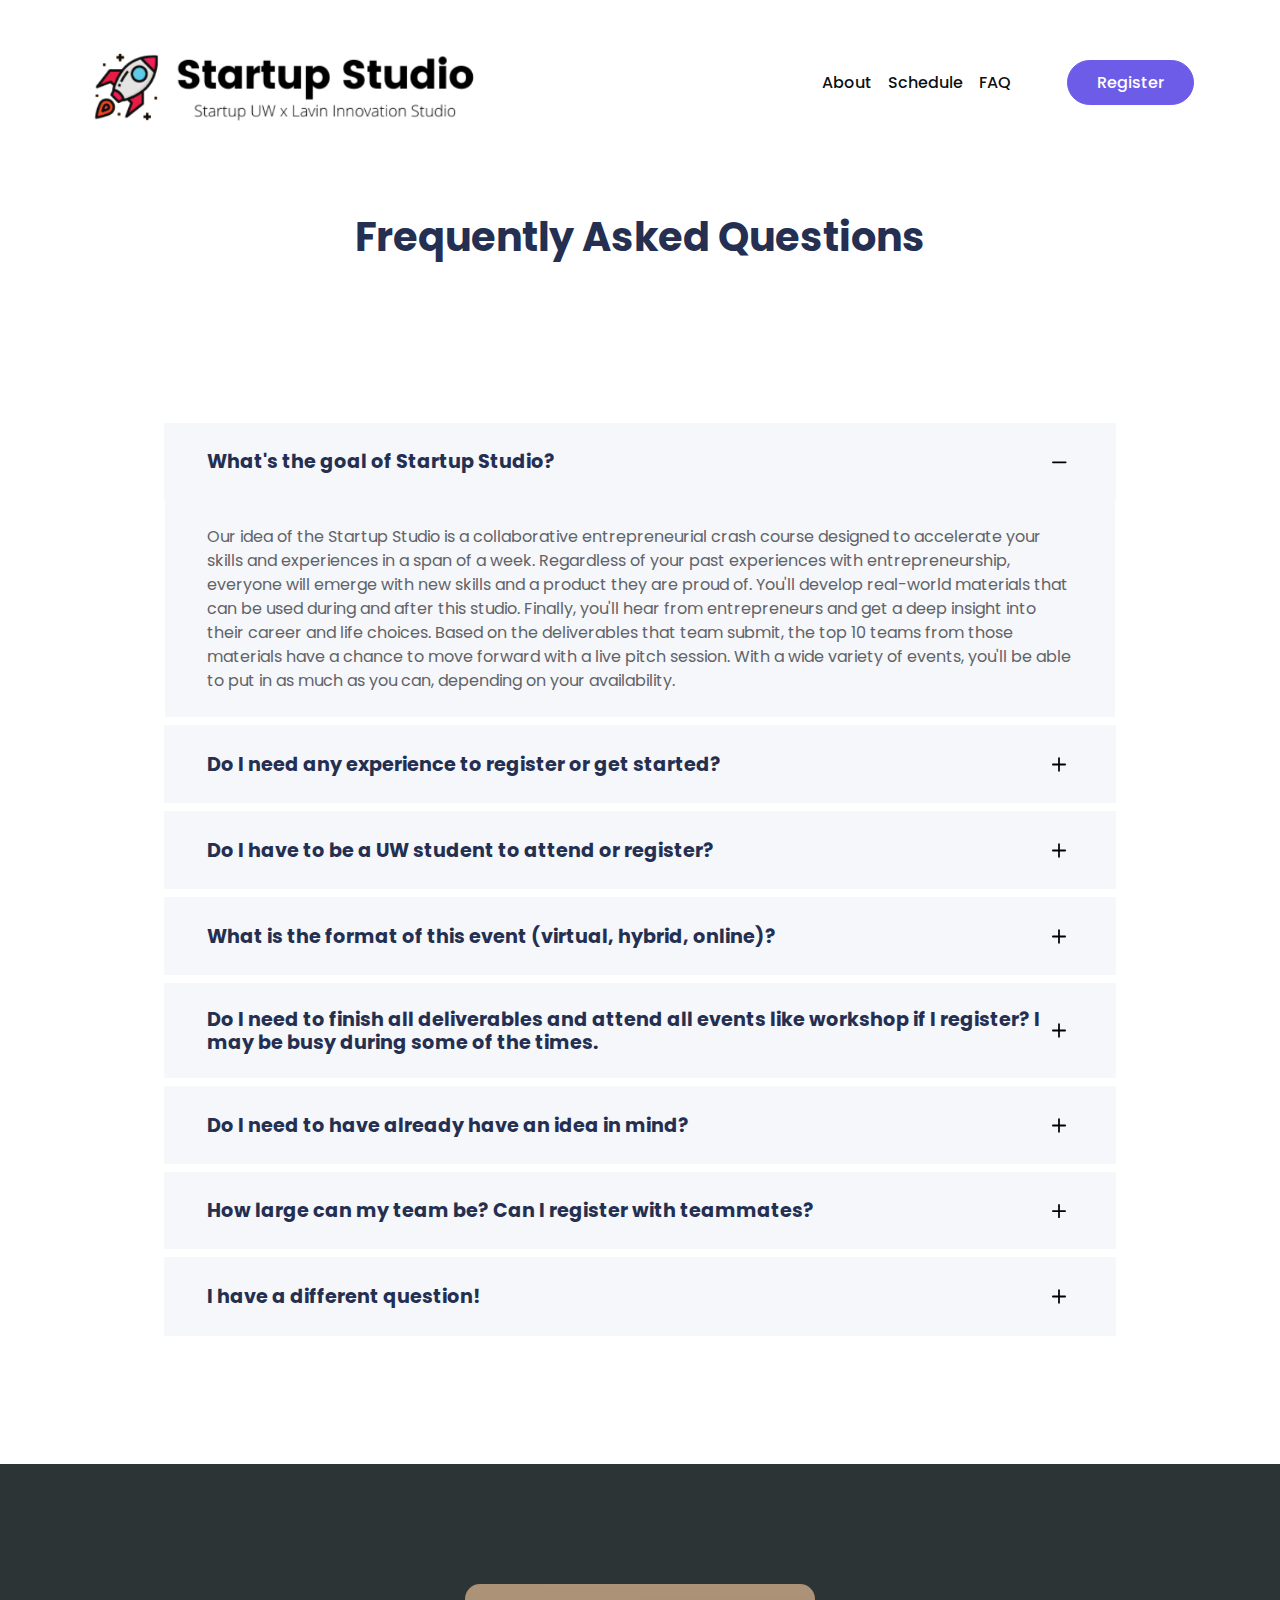
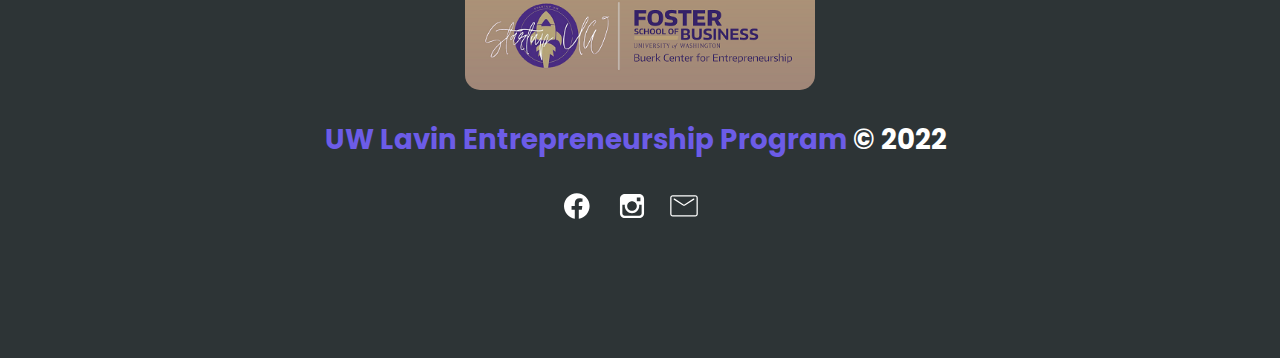
<file: FAQ.html>
<!DOCTYPE html>
<html lang="en-US" dir="ltr">

  <head>
    <meta charset="utf-8">
    <meta http-equiv="X-UA-Compatible" content="IE=edge">
    <meta name="viewport" content="width=device-width, initial-scale=1">


    <!-- ===============================================-->
    <!--    Document Title-->
    <!-- ===============================================-->
    <title>Competition Details</title>


    <!-- ===============================================-->
    <!--    Favicons-->
    <!-- ===============================================-->
    <!--<link rel="icon" type="image/png" sizes="16x16" href="assets/img/favicons/favicon-business-graph.png">-->
    <!--<link rel="apple-touch-icon" sizes="180x180" href="assets/img/favicons/apple-touch-icon.png">
    <link rel="icon" type="image/png" sizes="32x32" href="assets/img/favicons/favicon-32x32.png">
    <link rel="icon" type="image/png" sizes="16x16" href="assets/img/favicons/favicon-16x16.png">
    <link rel="shortcut icon" type="image/x-icon" href="assets/img/favicons/favicon.ico">-->
    <link rel="manifest" href="assets/img/favicons/manifest.json">
    <meta name="msapplication-TileImage" content="assets/img/favicons/mstile-150x150.png">
    <meta name="theme-color" content="#ffffff">


    <!-- ===============================================-->
    <!--    Stylesheets-->
    <!-- ===============================================-->
    <link href="assets/css/theme.css" rel="stylesheet" />

  </head>

  <body>

    <!-- ===============================================-->
    <!--    Main Content-->
    <!-- ===============================================-->
    <main class="main" id="top">
      <nav class="navbar navbar-expand-lg navbar-light fixed-top py-4" data-navbar-on-scroll="data-navbar-on-scroll">
        <div class="container">
          <a class="navbar-brand d-flex align-items-center fw-bold fs-2" style = "width: 85%;" href="index.html">
            <!--<div class="text-purple" style = "margin-right: 6px;">Lavin</div>
            <br /><div class="text-1000">Innovation Studio</div>-->
            <div class="col-12 col-sm-12 col-md-12 col-lg-12 px-md-0 mb-lg-0 text-center"><img src="assets/img/icons/image.png" width = "100%" alt="Lavin Logo" /></div>
          </a>
          <button class="navbar-toggler collapsed" type="button" data-bs-toggle="collapse" data-bs-target="#navbarSupportedContent" aria-controls="navbarSupportedContent" aria-expanded="false" aria-label="Toggle navigation"><span class="navbar-toggler-icon"></span></button>
          <div class="collapse navbar-collapse border-top border-lg-0 mt-4 mt-lg-0" id="navbarSupportedContent">
            <ul class="navbar-nav ms-auto pt-2 pt-lg-0" style = "padding-left: 10px;">
              <!--<li class="nav-item" data-anchor="data-anchor"><a class="nav-link fw-medium active" aria-current="page" href="#home">Attend</a></li>-->
              <!--<li class="dropdown">
                <a class="nav-link fw-medium" button type="button" id="dropdownMenuButton1" data-bs-toggle="dropdown" aria-expanded="false">
                  About
                </a>
                <ul class="dropdown-menu">
                  <li><a class="dropdown-item" href="competition.html">Competition</a></li>
                  <li><a class="dropdown-item" href="about.html">The Team</a></li>
                </ul>
              </li>-->
              <li class="nav-item"><a class="nav-link fw-medium" href="about.html">About</a></li>
              <li class="nav-item"><a class="nav-link fw-medium" href="schedule.html">Schedule</a></li>
              <!--<li class="nav-item"><a class="nav-link fw-medium" href="theteam.html">Our Team</a></li>-->
              <li class="nav-item"><a class="nav-link fw-medium" href="FAQ.html">FAQ</a></li>
            </ul>
            <form class="ps-lg-5">
              <!--<button class="btn btn-lg btn-primary rounded-pill order-0" type="submit">Register</button>-->
              <a class="btn btn-lg btn-primary rounded-pill hover-top" href="register.html" role="button">Register</a>
            </form>
          </div>
        </div>
      </nav>
      <!--<section class="py-0" id="home">
        <div class="bg-holder" style="background-image:url(assets/img/illustrations/hero-bg.png);background-position:bottom;background-size:cover;">
        </div>

      <div class="container position-relative">
          <div class="row align-items-center py-10">
            <div class="col-md-7 col-lg-6 order-md-1 text-center"><img class="img-fluid" src="assets/img/illustrations/3081629.jpg" width="450" alt="" /></div>
            
            <div class="col-md-5 col-lg-6 text-center text-md-start">
              <h1 class="mb-4 display-3 fw-bold lh-sm">Entrepreneurship for <br class="d-block d-lg-none d-xl-block" />everyone.</h1>
              <p class="mt-3 mb-4 fs-1">Tackle issues in our world, gain new skills, build your entrepreneurial experience, and dive into the entrepreneurship community in Washington. <br />
              <b>Registration Deadline: May 10, 2021</b><br class="d-none d-lg-block" />
              <b>May 14-22, 2021</b>
              </p>
              <a class="btn btn-lg btn-primary rounded-pill hover-top" href="register.html" role="button">Register</a><a class="ps-sm-4" href="index.html#about" role="button">Learn More</a>
            </div>
          </div>
        </div>
      </section>-->

      <!-- ============================================-->
      <!-- <section> begin ============================-->


        <section class="py-15" id="home">

          <div class="container py-6">
            <div class="row justify-content-center">
              <div class="col-lg-9 text-center mx-auto mb-3 mb-md-5 mt-4">
                <h6 class="fw-bold fs-5 display-3 lh-sm mb-5">Frequently Asked Questions</h6>
              </div>
            </div>
          </div>

            <div class="row flex-center">
              <div class="col-lg-9">
  
                <!-- For eeach accordion, make sure to edit id collapse# wherever needed. No two
                  accordions should have the same ID.-->
  
                <div class="accordion" id="accordionExample">
                  <div class="accordion-item mb-2">
                    <h2 class="accordion-header" id="heading1">
                      <button class="accordion-button" type="button" data-bs-toggle="collapse" data-bs-target="#collapse1" aria-expanded="true" aria-controls="collapse1"><span class="mb-0 fw-bold text-start fs-1 text-1000">What's the goal of Startup Studio?</span></button>
                    </h2>
                    <div class="accordion-collapse collapse show" id="collapse1" aria-labelledby="heading1" data-bs-parent="#accordionExample">
                      <div class="accordion-body bg-100">Our idea of the Startup Studio is a collaborative entrepreneurial crash course designed to accelerate your skills and experiences in a span of a week. Regardless of your past experiences with entrepreneurship, everyone will emerge with new skills and a product they are proud of. You'll develop real-world materials that can be used during and after this studio. Finally, you'll hear from entrepreneurs and get a deep insight into their career and life choices. Based on the deliverables that team submit, the top 10 teams from those materials have a chance to move forward with a live pitch session. With a wide variety of events, you'll be able to put in as much as you can, depending on your availability.</div>
                    </div>
                  </div>
  
                  <div class="accordion-item mb-2">
                    <h2 class="accordion-header" id="heading2">
                      <button class="accordion-button collapsed" type="button" data-bs-toggle="collapse" data-bs-target="#collapse2" aria-expanded="false" aria-controls="collapse2"><span class="mb-0 fw-bold text-start fs-1 text-1000">Do I need any experience to register or get started?</span></button>
                    </h2>
                    <div class="accordion-collapse collapse" id="collapse2" aria-labelledby="heading1" data-bs-parent="#accordionExample">
                      <div class="accordion-body bg-100">No experience is necessary. We want this studio along with the events and speakers we'll offer to help you gain the skills, confidence, and motivation to launch into your future ventures during and after the studio.</div>
                    </div>
                  </div>
  
                  <div class="accordion-item mb-2">
                    <h2 class="accordion-header" id="heading5">
                      <button class="accordion-button collapsed" type="button" data-bs-toggle="collapse" data-bs-target="#collapse3" aria-expanded="true" aria-controls="collapse3"><span class="mb-0 fw-bold text-start fs-1 text-1000">Do I have to be a UW student to attend or register?</span></button>
                    </h2>
                    <div class="accordion-collapse collapse" id="collapse3" aria-labelledby="heading3" data-bs-parent="#accordionExample">
                      <div class="accordion-body bg-100">This studio is currently open for undergraduate college students attending UW (all campuses) AND incoming students of UW (Class of 2026). Unfortunately, we are unable to allow students from other colleges or those in high school register for this studio.</div>
                    </div>
                    <!--<div class="accordion-collapse collapse" id="collapse5" aria-labelledby="heading3" data-bs-parent="#accordionExample">
                      <div class="accordion-body bg-100">You are welcome to sign up for this studio, although we prefer undergraduate college students and may need to remove other registrants not in this category as needed (you will be contacted as soon as possible if this applies to you). We are also prioritizing registration for students attending the University of Washington, but please still apply if you are interested, especially if you are from other colleges around the nation!</div>
                    </div>-->
                  </div>

                  <div class="accordion-item mb-2">
                    <h2 class="accordion-header" id="heading5">
                      <button class="accordion-button collapsed" type="button" data-bs-toggle="collapse" data-bs-target="#collapse3" aria-expanded="true" aria-controls="collapse3"><span class="mb-0 fw-bold text-start fs-1 text-1000">What is the format of this event (virtual, hybrid, online)?</span></button>
                    </h2>
                    <div class="accordion-collapse collapse" id="collapse3" aria-labelledby="heading3" data-bs-parent="#accordionExample">
                      <div class="accordion-body bg-100">All of the speaker workshops, social events, and final pitch competition will be held in person. Only the Seattle Startups Fair will be virtual via zoom!</div>
                    </div>
                    <!--<div class="accordion-collapse collapse" id="collapse5" aria-labelledby="heading3" data-bs-parent="#accordionExample">
                      <div class="accordion-body bg-100">You are welcome to sign up for this studio, although we prefer undergraduate college students and may need to remove other registrants not in this category as needed (you will be contacted as soon as possible if this applies to you). We are also prioritizing registration for students attending the University of Washington, but please still apply if you are interested, especially if you are from other colleges around the nation!</div>
                    </div>-->
                  </div>
  
                  <div class="accordion-item mb-2">
                    <h2 class="accordion-header" id="heading2">
                      <button class="accordion-button collapsed" type="button" data-bs-toggle="collapse" data-bs-target="#collapse4" aria-expanded="false" aria-controls="collapse4"><span class="mb-0 fw-bold text-start fs-1 text-1000">Do I need to finish all deliverables and attend all events like workshop if I register? I may be busy during some of the times.</span></button>
                    </h2>
                    <div class="accordion-collapse collapse" id="collapse4" aria-labelledby="heading1" data-bs-parent="#accordionExample">
                      <div class="accordion-body bg-100">To participate in the final pitch competition and Startup Career Fair, you will need to have turned in all deliverables. But don't sweat it! These deliverables are spaced out, not meant to be time-consuming, and there will lots of guidance along the way.<br /><br />
                      Attending workshop events is highly recommended -- they are the prime place to learn from the best in the field of entrepreneurship and also a place to get valuable feedback. These workshops will last around 1 - 1.5 hours so they won't take up too much time either!</div>
                    </div>
                  </div>
  
                  <!-- <div class="accordion-item mb-2">
                    <h2 class="accordion-header" id="heading2">
                      <button class="accordion-button collapsed" type="button" data-bs-toggle="collapse" data-bs-target="#collapse5" aria-expanded="false" aria-controls="collapse5"><span class="mb-0 fw-bold text-start fs-1 text-1000">How complex does the prototype need to be? Are technical skills required?</span></button>
                    </h2>
                    <div class="accordion-collapse collapse" id="collapse5" aria-labelledby="heading1" data-bs-parent="#accordionExample">
                      <div class="accordion-body bg-100">The prototype can be very basic, and no technical background is required! A cardboard or paper construction, Figma app sketch, or CAD-modeled design all suffice: while we will give extra points for functionality, the goal is to demonstrate the product's application and provide a foundation for future development. More information will be provided during the studio!</div>
                    </div>
                  </div> -->
  
                  <div class="accordion-item mb-2">
                    <h2 class="accordion-header" id="heading3">
                      <button class="accordion-button collapsed" type="button" data-bs-toggle="collapse" data-bs-target="#collapse6" aria-expanded="false" aria-controls="collapse6"><span class="mb-0 fw-bold text-start fs-1 text-1000">Do I need to have already have an idea in mind?</span></button>
                    </h2>
                    <div class="accordion-collapse collapse" id="collapse6" aria-labelledby="heading1" data-bs-parent="#accordionExample">
                      <div class="accordion-body bg-100">Nope! Part of our event series will include workshops for ideation, and one of our potential deliverables includes activities related to idea development. We encourage coming up with an idea with the team you'll be working once the event starts, but you are always welcome to agree on an idea before the event. However, we do ask that all materials are developed during the studio to keep the event fair for everyone!</div>
                    </div>
                  </div>
  
                  <div class="accordion-item mb-2">
                    <h2 class="accordion-header" id="heading4">
                      <button class="accordion-button collapsed" type="button" data-bs-toggle="collapse" data-bs-target="#collapse7" aria-expanded="true" aria-controls="collapse7"><span class="mb-0 fw-bold text-start fs-1 text-1000">How large can my team be? Can I register with teammates?</span></button>
                    </h2>
                    <div class="accordion-collapse collapse" id="collapse7" aria-labelledby="heading2" data-bs-parent="#accordionExample">
                      <div class="accordion-body bg-100">Every team can consist of 1 - 5 people. If you don't have any teammates in mind, we will match you up with a team based on the information you provide during registration. Otherwise, we'll match you up with the teammates you listed during registration.</div>
                    </div>
                  </div>
  
                  <!--<div class="accordion-item mb-2">
                    <h2 class="accordion-header" id="heading6">
                      <button class="accordion-button collapsed" type="button" data-bs-toggle="collapse" data-bs-target="#collapse6" aria-expanded="true" aria-controls="collapse6"><span class="mb-0 fw-bold text-start fs-1 text-1000">What prizes are available?</span></button>
                    </h2>
                    <div class="accordion-collapse collapse" id="collapse6" aria-labelledby="heading5" data-bs-parent="#accordionExample">
                      <div class="accordion-body bg-100">We are potentially offering up to $1,000 in cash prizes to the top teams that attend the final pitch and finish all required deliverables. More information will be provided when the event is under way!</div>
                    </div>
                  </div>-->
  
                  <div class="accordion-item mb-2">
                    <h2 class="accordion-header" id="heading7">
                      <button class="accordion-button collapsed" type="button" data-bs-toggle="collapse" data-bs-target="#collapse8" aria-expanded="true" aria-controls="collapse8"><span class="mb-0 fw-bold text-start fs-1 text-1000">I have a different question!</span></button>
                    </h2>
                    <div class="accordion-collapse collapse" id="collapse8" aria-labelledby="heading5" data-bs-parent="#accordionExample">
                      <div class="accordion-body bg-100">Feel free to email us at startup@uw.edu</div>
                    </div>
                  </div>
  
                </div>
              </div>
            </div>
          </div>
          <!-- end of .container-->
  
        </section>
  
      <!-- <section> close ============================-->
      <!-- ============================================-->

      <!-- ============================================-->
      <!-- Footer -->
      <!-- <section> begin ============================-->
      <section class="py-8 bg-1000">

        <div class="container">
          <div class="row flex-center mb-4">
             <div class="col-12 col-sm-12 col-md-12 col-lg-12 px-md-0 mb-5 mb-lg-0 flex-center text-center">
              <a href = "https://foster.uw.edu/centers/buerk-ctr-entrepreneurship/undergraduate-entrepreneurship/lavin-entrepreneurship-program/" target = "_blank"><img src="assets/img/icons/bottomImg.png" width = "350" alt="Lavin Logo" style = "border-radius: 15px;" /></a>
            </div>
          </div>
          <div class="row flex-center">
            <div class="col-auto mb-4"><a class="pe-2 d-flex align-items-center text-decoration-none fw-bold fs-3" href="#">
                <div class="text-purple" style = "margin-right: 6px;">UW Lavin Entrepreneurship Program</div>
                <div class="text-white"> © 2022</div>
              </a></div>
          </div>
          <!--<div class="row flex-center">
            <div class="col-auto mb-5">
              <ul class="list-unstyled list-inline mb-0">
                <li class="list-inline-item me3 me-sm-4"><a class="text-light text-decoration-none" href="#!">Attend</a></li>
                <li class="list-inline-item me3 me-sm-4"><a class="text-light text-decoration-none" href="#!">About</a></li>
                <li class="list-inline-item me3 me-sm-4"><a class="text-light text-decoration-none" href="#!">Themes</a></li>
                <li class="list-inline-item me3 me-sm-4"><a class="text-light text-decoration-none" href="#!">Events</a></li>
                <li class="list-inline-item me3 me-sm-4"><a class="text-light text-decoration-none" href="#FAQ">FAQ</a></li>
              </ul>
            </div>
          </div>-->
          <div class="row flex-center">
            <div class="col-auto">
              <ul class="list-unstyled list-inline">
                <li class="list-inline-item me-3">
                  <a class="text-decoration-none" href="https://www.facebook.com/lavin.entr">
                    <svg class="bi bi-facebook" xmlns="http://www.w3.org/2000/svg" width="32" height="32" fill="#fff" viewBox="0 -2 20 20">
                      <path d="M16 8.049c0-4.446-3.582-8.05-8-8.05C3.58 0-.002 3.603-.002 8.05c0 4.017 2.926 7.347 6.75 7.951v-5.625h-2.03V8.05H6.75V6.275c0-2.017 1.195-3.131 3.022-3.131.876 0 1.791.157 1.791.157v1.98h-1.009c-.993 0-1.303.621-1.303 1.258v1.51h2.218l-.354 2.326H9.25V16c3.824-.604 6.75-3.934 6.75-7.951z"></path>
                    </svg></a></li>
                <!-- Twitter
                <li class="list-inline-item me-3"><a href="#!">
                    <svg class="bi bi-twitter" xmlns="http://www.w3.org/2000/svg" width="32" height="32" fill="#7D7987" viewBox="0 0 16 16">
                      <path d="M5.026 15c6.038 0 9.341-5.003 9.341-9.334 0-.14 0-.282-.006-.422A6.685 6.685 0 0 0 16 3.542a6.658 6.658 0 0 1-1.889.518 3.301 3.301 0 0 0 1.447-1.817 6.533 6.533 0 0 1-2.087.793A3.286 3.286 0 0 0 7.875 6.03a9.325 9.325 0 0 1-6.767-3.429 3.289 3.289 0 0 0 1.018 4.382A3.323 3.323 0 0 1 .64 6.575v.045a3.288 3.288 0 0 0 2.632 3.218 3.203 3.203 0 0 1-.865.115 3.23 3.23 0 0 1-.614-.057 3.283 3.283 0 0 0 3.067 2.277A6.588 6.588 0 0 1 .78 13.58a6.32 6.32 0 0 1-.78-.045A9.344 9.344 0 0 0 5.026 15z"></path>
                    </svg></a></li>-->
                
                <li class="list-inline-item me-3">
                  <a href="https://www.instagram.com/uwlavin/">
                    <svg class="bi bi-instagram" xmlns="http://www.w3.org/2000/svg" width="32" height="32" fill="#fff" viewBox="0 0 20 20">
                      <path d="M14.52,2.469H5.482c-1.664,0-3.013,1.349-3.013,3.013v9.038c0,1.662,1.349,3.012,3.013,3.012h9.038c1.662,0,3.012-1.35,3.012-3.012V5.482C17.531,3.818,16.182,2.469,14.52,2.469 M13.012,4.729h2.26v2.259h-2.26V4.729z M10,6.988c1.664,0,3.012,1.349,3.012,3.012c0,1.664-1.348,3.013-3.012,3.013c-1.664,0-3.012-1.349-3.012-3.013C6.988,8.336,8.336,6.988,10,6.988 M16.025,14.52c0,0.831-0.676,1.506-1.506,1.506H5.482c-0.831,0-1.507-0.675-1.507-1.506V9.247h1.583C5.516,9.494,5.482,9.743,5.482,10c0,2.497,2.023,4.52,4.518,4.52c2.494,0,4.52-2.022,4.52-4.52c0-0.257-0.035-0.506-0.076-0.753h1.582V14.52z"></path>
                    </svg></a></li>

                  <li class="list-inline-item me-3">
                    <a href="mailto:team@uwlavin.com">
                    <svg class="bi bi-hash" xmlns="http://www.w3.org/2000/svg" width="32" height="32" fill="#ffffff" viewBox="0 0 20 20">
                      <path d="M17.051,3.302H2.949c-0.866,0-1.567,0.702-1.567,1.567v10.184c0,0.865,0.701,1.568,1.567,1.568h14.102c0.865,0,1.566-0.703,1.566-1.568V4.869C18.617,4.003,17.916,3.302,17.051,3.302z M17.834,15.053c0,0.434-0.35,0.783-0.783,0.783H2.949c-0.433,0-0.784-0.35-0.784-0.783V4.869c0-0.433,0.351-0.784,0.784-0.784h14.102c0.434,0,0.783,0.351,0.783,0.784V15.053zM15.877,5.362L10,9.179L4.123,5.362C3.941,5.245,3.699,5.296,3.581,5.477C3.463,5.659,3.515,5.901,3.696,6.019L9.61,9.86C9.732,9.939,9.879,9.935,10,9.874c0.121,0.062,0.268,0.065,0.39-0.014l5.915-3.841c0.18-0.118,0.232-0.36,0.115-0.542C16.301,5.296,16.059,5.245,15.877,5.362z"></path>
                    </svg></a></li>
              </ul>
            </div>
          </div>
        </div>
        <!-- end of .container-->

      </section>
      <!-- <section> close ============================-->
      <!-- ============================================-->


    </main>
    <!-- ===============================================-->
    <!--    End of Main Content-->
    <!-- ===============================================-->




    <!-- ===============================================-->
    <!--    JavaScripts-->
    <!-- ===============================================-->
    <script src="vendors/@popperjs/popper.min.js"></script>
    <script src="vendors/bootstrap/bootstrap.min.js"></script>
    <script src="vendors/is/is.min.js"></script>
    <!--<script src="https://polyfill.io/v3/polyfill.min.js?features=window.scroll"></script>-->
    <script src="assets/js/theme.js"></script>

    <link href="https://fonts.googleapis.com/css2?family=Poppins:ital,wght@0,200;0,300;0,400;0,500;0,600;0,700;0,800;0,900;1,200;1,300;1,400&amp;display=swap" rel="stylesheet">
  </body>

</html>
</file>
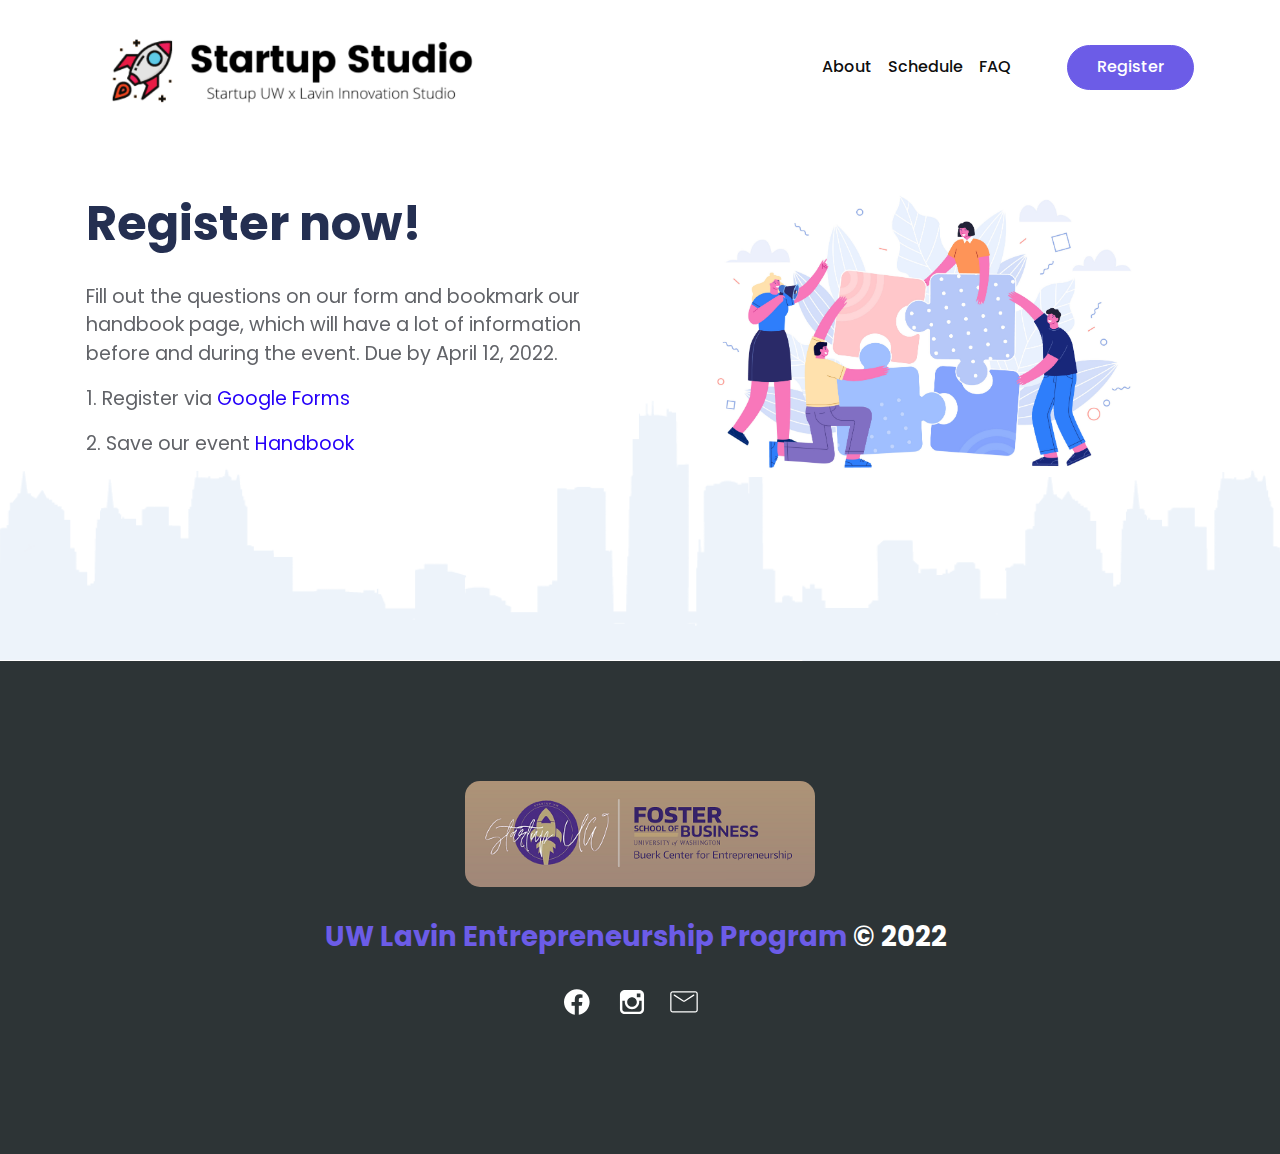
<file: register.html>
<!DOCTYPE html>
<html lang="en-US" dir="ltr">

  <head>
    <meta charset="utf-8">
    <meta http-equiv="X-UA-Compatible" content="IE=edge">
    <meta name="viewport" content="width=device-width, initial-scale=1">


    <!-- ===============================================-->
    <!--    Document Title-->
    <!-- ===============================================-->
    <title>Lavin Innovation Studio</title>


    <!-- ===============================================-->
    <!--    Favicons-->
    <!-- ===============================================-->
    <!--<link rel="icon" type="image/png" sizes="16x16" href="assets/img/favicons/favicon-business-graph.png">-->
    <!--<link rel="apple-touch-icon" sizes="180x180" href="assets/img/favicons/apple-touch-icon.png">
    <link rel="icon" type="image/png" sizes="32x32" href="assets/img/favicons/favicon-32x32.png">
    <link rel="icon" type="image/png" sizes="16x16" href="assets/img/favicons/favicon-16x16.png">
    <link rel="shortcut icon" type="image/x-icon" href="assets/img/favicons/favicon.ico">-->
    <link rel="manifest" href="assets/img/favicons/manifest.json">
    <meta name="msapplication-TileImage" content="assets/img/favicons/mstile-150x150.png">
    <meta name="theme-color" content="#ffffff">


    <!-- ===============================================-->
    <!--    Stylesheets-->
    <!-- ===============================================-->
    <link href="assets/css/theme.css" rel="stylesheet" />

  </head>

  <body>

    <!-- ===============================================-->
    <!--    Main Content-->
    <!-- ===============================================-->
    <main class="main" id="top">
      <nav class="navbar navbar-expand-lg navbar-light fixed-top py-3" data-navbar-on-scroll="data-navbar-on-scroll">
        <div class="container">
          <a class="navbar-brand d-flex align-items-center fw-bold fs-2" style = "width: 85%;" href="index.html">
            <!--<div class="text-purple" style = "margin-right: 6px;">Lavin</div>
            <br /><div class="text-1000">Innovation Studio</div>-->
            <div class="col-12 col-sm-12 col-md-12 col-lg-12 px-md-0 mb-lg-0 text-center"><img src="assets/img/icons/image.png" width = "95%" alt="Lavin Logo" /></div>
          </a>
          <button class="navbar-toggler collapsed" type="button" data-bs-toggle="collapse" data-bs-target="#navbarSupportedContent" aria-controls="navbarSupportedContent" aria-expanded="false" aria-label="Toggle navigation"><span class="navbar-toggler-icon"></span></button>
          <div class="collapse navbar-collapse border-top border-lg-0 mt-4 mt-lg-0" id="navbarSupportedContent">
            <ul class="navbar-nav ms-auto pt-2 pt-lg-0" style = "padding-left: 10px;">
              <!--<li class="nav-item" data-anchor="data-anchor"><a class="nav-link fw-medium active" aria-current="page" href="#home">Attend</a></li>-->
              <li class="nav-item"><a class="nav-link fw-medium" href="about.html">About</a></li>
              <li class="nav-item"><a class="nav-link fw-medium" href="schedule.html">Schedule</a></li>
              <!--<li class="nav-item"><a class="nav-link fw-medium" href="theteam.html">Our Team</a></li>-->
              <li class="nav-item"><a class="nav-link fw-medium" href="FAQ.html">FAQ</a></li>
            </ul>
            <form class="ps-lg-5">
              <!--<button class="btn btn-lg btn-primary rounded-pill order-0" type="submit">Register</button>-->
              <a class="btn btn-lg btn-primary rounded-pill hover-top" href="register.html" role="button">Register</a>
            </form>
          </div>
        </div>
      </nav>
      <section class="py-0" id="home">
        <div class="bg-holder" style="background-image:url(assets/img/illustrations/hero-bg.png);background-position:bottom;background-size:cover;">
        </div>
        <!--/.bg-holder-->

        <div class="container position-relative">
          <div class="row align-items-center py-10">
            <div class="col-md-7 col-lg-6 order-md-1 text-center"><img class="img-fluid" src="assets/img/illustrations/3081629.jpg" width="450" alt="" /></div>
            
            <div class="col-md-5 col-lg-6 text-center text-md-start">
              <!--<span class="badge bg-light rounded-pill text-dark align-items-center d-flex flex-row-reverse justify-content-end mx-auto mx-md-0 ps-0 w-75 w-sm-50 w-md-75 w-xl-50 mb-3">#1 Editiors Choice App of 2020<img class="img-fluid float-start me-3" src="assets/img/illustrations/arrow-right.png" alt=""/></span>-->
              <h1 class="mb-4 display-3 fw-bold lh-sm">Register now!</h1>
              <p class="mt-3 mb-2 fs-1">Fill out the questions on our form and bookmark our handbook page, which will have a lot of information before and during the event. Due by April 12, 2022.</p>
              <p class="mt-3 mb-2 fs-1">1. Register via <a href = "https://forms.gle/3wUBUGnEt24KqzMx8" target = "_blank">Google Forms</a></p>
              <p class="mt-3 mb-2 fs-1">2. Save our event <a href = "https://pumped-cactus-757.notion.site/Startup-Studio-2022-0887017f98f44e439a52bd4bbe59b168" target = "_blank">Handbook</a></p>
              <!--<p class="mt-3 mb-4 fs-1">Send us your email and we will contact you once registration officially opens.</p>
              <!~~ Signup Form ~~>
              <form id="signup-form" name = "form1" method="post" data-netlify="true">
                <div style = "position: relative;">
                  <input type="email" name="email" id="email" placeholder="Email Address" style = "margin-bottom: 10px;"/><br class="d-none d-lg-block" />
                  <input class="btn btn-lg btn-primary rounded-pill hover-top" value="Email Us" type="submit" style = "margin-top : 10px;"/>   
                </div>
              </form>-->
              
            </div>
          </div>
        </div>
      </section>

      <!-- ============================================-->
      <!-- Footer -->
      <!-- <section> begin ============================-->
      <section class="py-8 bg-1000">

        <div class="container">
          <div class="row flex-center mb-4">
             <div class="col-12 col-sm-12 col-md-12 col-lg-12 px-md-0 mb-5 mb-lg-0 flex-center text-center">
              <a href = "https://foster.uw.edu/centers/buerk-ctr-entrepreneurship/undergraduate-entrepreneurship/lavin-entrepreneurship-program/" target = "_blank"><img src="assets/img/icons/bottomImg.png" width = "350" alt="Lavin Logo" style = "border-radius: 15px;" /></a>
            </div>
          </div>
          <div class="row flex-center">
            <div class="col-auto mb-4"><a class="pe-2 d-flex align-items-center text-decoration-none fw-bold fs-3" href="#">
                <div class="text-purple" style = "margin-right: 6px;">UW Lavin Entrepreneurship Program</div>
                <div class="text-white"> © 2022</div>
              </a></div>
          </div>
          <!--<div class="row flex-center">
            <div class="col-auto mb-5">
              <ul class="list-unstyled list-inline mb-0">
                <li class="list-inline-item me3 me-sm-4"><a class="text-light text-decoration-none" href="#!">Attend</a></li>
                <li class="list-inline-item me3 me-sm-4"><a class="text-light text-decoration-none" href="#!">About</a></li>
                <li class="list-inline-item me3 me-sm-4"><a class="text-light text-decoration-none" href="#!">Themes</a></li>
                <li class="list-inline-item me3 me-sm-4"><a class="text-light text-decoration-none" href="#!">Events</a></li>
                <li class="list-inline-item me3 me-sm-4"><a class="text-light text-decoration-none" href="#FAQ">FAQ</a></li>
              </ul>
            </div>
          </div>-->
          <div class="row flex-center">
            <div class="col-auto">
              <ul class="list-unstyled list-inline">
                <li class="list-inline-item me-3">
                  <a class="text-decoration-none" href="https://www.facebook.com/lavin.entr">
                    <svg class="bi bi-facebook" xmlns="http://www.w3.org/2000/svg" width="32" height="32" fill="#fff" viewBox="0 -2 20 20">
                      <path d="M16 8.049c0-4.446-3.582-8.05-8-8.05C3.58 0-.002 3.603-.002 8.05c0 4.017 2.926 7.347 6.75 7.951v-5.625h-2.03V8.05H6.75V6.275c0-2.017 1.195-3.131 3.022-3.131.876 0 1.791.157 1.791.157v1.98h-1.009c-.993 0-1.303.621-1.303 1.258v1.51h2.218l-.354 2.326H9.25V16c3.824-.604 6.75-3.934 6.75-7.951z"></path>
                    </svg></a></li>
                <!-- Twitter
                <li class="list-inline-item me-3"><a href="#!">
                    <svg class="bi bi-twitter" xmlns="http://www.w3.org/2000/svg" width="32" height="32" fill="#7D7987" viewBox="0 0 16 16">
                      <path d="M5.026 15c6.038 0 9.341-5.003 9.341-9.334 0-.14 0-.282-.006-.422A6.685 6.685 0 0 0 16 3.542a6.658 6.658 0 0 1-1.889.518 3.301 3.301 0 0 0 1.447-1.817 6.533 6.533 0 0 1-2.087.793A3.286 3.286 0 0 0 7.875 6.03a9.325 9.325 0 0 1-6.767-3.429 3.289 3.289 0 0 0 1.018 4.382A3.323 3.323 0 0 1 .64 6.575v.045a3.288 3.288 0 0 0 2.632 3.218 3.203 3.203 0 0 1-.865.115 3.23 3.23 0 0 1-.614-.057 3.283 3.283 0 0 0 3.067 2.277A6.588 6.588 0 0 1 .78 13.58a6.32 6.32 0 0 1-.78-.045A9.344 9.344 0 0 0 5.026 15z"></path>
                    </svg></a></li>-->
                
                <li class="list-inline-item me-3">
                  <a href="https://www.instagram.com/uwlavin/">
                    <svg class="bi bi-instagram" xmlns="http://www.w3.org/2000/svg" width="32" height="32" fill="#fff" viewBox="0 0 20 20">
                      <path d="M14.52,2.469H5.482c-1.664,0-3.013,1.349-3.013,3.013v9.038c0,1.662,1.349,3.012,3.013,3.012h9.038c1.662,0,3.012-1.35,3.012-3.012V5.482C17.531,3.818,16.182,2.469,14.52,2.469 M13.012,4.729h2.26v2.259h-2.26V4.729z M10,6.988c1.664,0,3.012,1.349,3.012,3.012c0,1.664-1.348,3.013-3.012,3.013c-1.664,0-3.012-1.349-3.012-3.013C6.988,8.336,8.336,6.988,10,6.988 M16.025,14.52c0,0.831-0.676,1.506-1.506,1.506H5.482c-0.831,0-1.507-0.675-1.507-1.506V9.247h1.583C5.516,9.494,5.482,9.743,5.482,10c0,2.497,2.023,4.52,4.518,4.52c2.494,0,4.52-2.022,4.52-4.52c0-0.257-0.035-0.506-0.076-0.753h1.582V14.52z"></path>
                    </svg></a></li>

                  <li class="list-inline-item me-3">
                    <a href="mailto:team@uwlavin.com">
                    <svg class="bi bi-hash" xmlns="http://www.w3.org/2000/svg" width="32" height="32" fill="#ffffff" viewBox="0 0 20 20">
                      <path d="M17.051,3.302H2.949c-0.866,0-1.567,0.702-1.567,1.567v10.184c0,0.865,0.701,1.568,1.567,1.568h14.102c0.865,0,1.566-0.703,1.566-1.568V4.869C18.617,4.003,17.916,3.302,17.051,3.302z M17.834,15.053c0,0.434-0.35,0.783-0.783,0.783H2.949c-0.433,0-0.784-0.35-0.784-0.783V4.869c0-0.433,0.351-0.784,0.784-0.784h14.102c0.434,0,0.783,0.351,0.783,0.784V15.053zM15.877,5.362L10,9.179L4.123,5.362C3.941,5.245,3.699,5.296,3.581,5.477C3.463,5.659,3.515,5.901,3.696,6.019L9.61,9.86C9.732,9.939,9.879,9.935,10,9.874c0.121,0.062,0.268,0.065,0.39-0.014l5.915-3.841c0.18-0.118,0.232-0.36,0.115-0.542C16.301,5.296,16.059,5.245,15.877,5.362z"></path>
                    </svg></a></li>
              </ul>
            </div>
          </div>
        </div>
        <!-- end of .container-->

      </section>
      <!-- <section> close ============================-->
      <!-- ============================================-->


    </main>
    <!-- ===============================================-->
    <!--    End of Main Content-->
    <!-- ===============================================-->




    <!-- ===============================================-->
    <!--    JavaScripts-->
    <!-- ===============================================-->
    <script src="vendors/@popperjs/popper.min.js"></script>
    <script src="vendors/bootstrap/bootstrap.min.js"></script>
    <script src="vendors/is/is.min.js"></script>
    <script src="https://polyfill.io/v3/polyfill.min.js?features=window.scroll"></script>
    <script src="assets/js/theme.js"></script>

    <link href="https://fonts.googleapis.com/css2?family=Poppins:ital,wght@0,200;0,300;0,400;0,500;0,600;0,700;0,800;0,900;1,200;1,300;1,400&amp;display=swap" rel="stylesheet">
  </body>

</html>
</file>
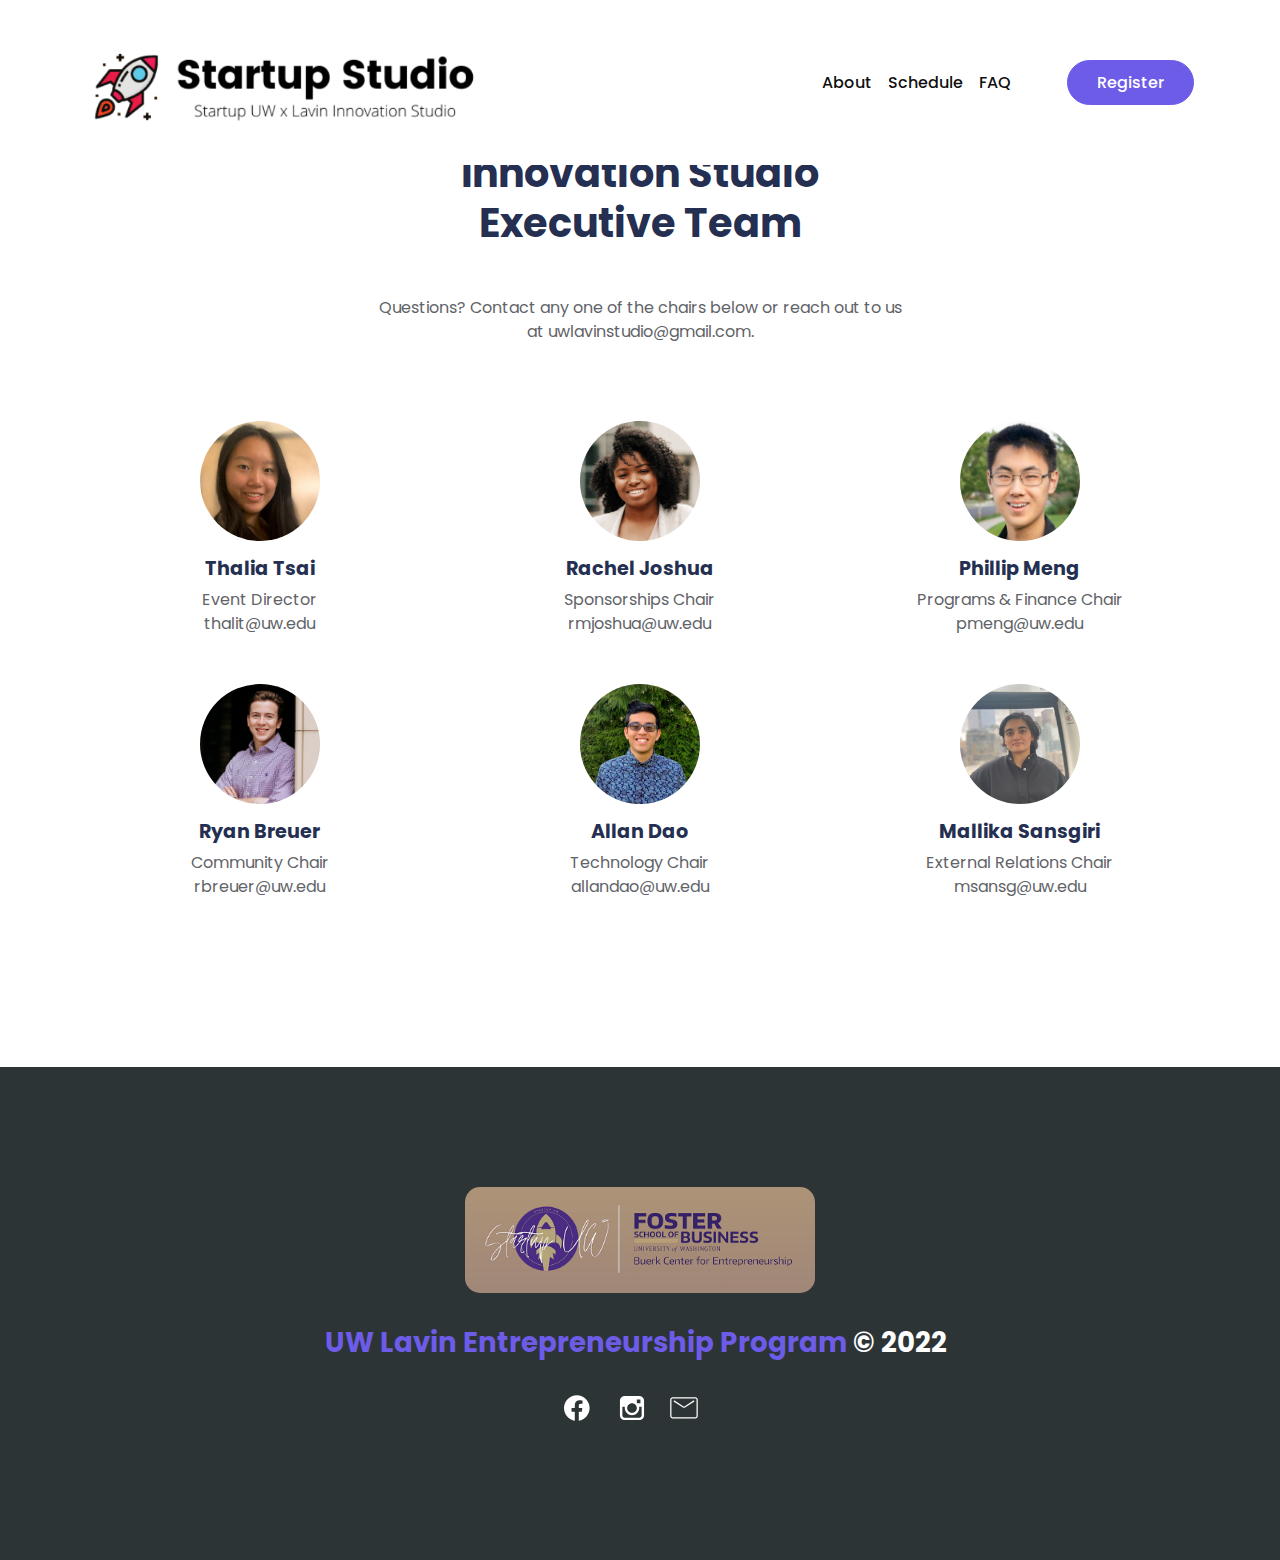
<file: theteam.html>
<!DOCTYPE html>
<html lang="en-US" dir="ltr">

  <head>
    <meta charset="utf-8">
    <meta http-equiv="X-UA-Compatible" content="IE=edge">
    <meta name="viewport" content="width=device-width, initial-scale=1">


    <!-- ===============================================-->
    <!--    Document Title-->
    <!-- ===============================================-->
    <title>Lavin Innovation Studio</title>


    <!-- ===============================================-->
    <!--    Favicons-->
    <!-- ===============================================-->
    <!--<link rel="icon" type="image/png" sizes="16x16" href="assets/img/favicons/favicon-business-graph.png">-->
    <!--<link rel="apple-touch-icon" sizes="180x180" href="assets/img/favicons/apple-touch-icon.png">
    <link rel="icon" type="image/png" sizes="32x32" href="assets/img/favicons/favicon-32x32.png">
    <link rel="icon" type="image/png" sizes="16x16" href="assets/img/favicons/favicon-16x16.png">
    <link rel="shortcut icon" type="image/x-icon" href="assets/img/favicons/favicon.ico">-->
    <link rel="manifest" href="assets/img/favicons/manifest.json">
    <meta name="msapplication-TileImage" content="assets/img/favicons/mstile-150x150.png">
    <meta name="theme-color" content="#ffffff">


    <!-- ===============================================-->
    <!--    Stylesheets-->
    <!-- ===============================================-->
    <link href="assets/css/theme.css" rel="stylesheet" />

  </head>

  <body>

    <!-- ===============================================-->
    <!--    Main Content-->
    <!-- ===============================================-->
    <main class="main" id="top">
      <nav class="navbar navbar-expand-lg navbar-light fixed-top py-4" data-navbar-on-scroll="data-navbar-on-scroll">
        <div class="container">
          <a class="navbar-brand d-flex align-items-center fw-bold fs-2" style = "width: 85%;" href="index.html">
            <!--<div class="text-purple" style = "margin-right: 6px;">Lavin</div>
            <br /><div class="text-1000">Innovation Studio</div>-->
            <div class="col-12 col-sm-12 col-md-12 col-lg-12 px-md-0 mb-lg-0 text-center"><img src="assets/img/icons/image.png" width = "100%" alt="Lavin Logo" /></div>
          </a>
          <button class="navbar-toggler collapsed" type="button" data-bs-toggle="collapse" data-bs-target="#navbarSupportedContent" aria-controls="navbarSupportedContent" aria-expanded="false" aria-label="Toggle navigation"><span class="navbar-toggler-icon"></span></button>
          <div class="collapse navbar-collapse border-top border-lg-0 mt-4 mt-lg-0" id="navbarSupportedContent">
            <ul class="navbar-nav ms-auto pt-2 pt-lg-0" style = "padding-left: 10px;">
              <!--<li class="nav-item" data-anchor="data-anchor"><a class="nav-link fw-medium active" aria-current="page" href="#home">Attend</a></li>-->
              <!--<li class="dropdown">
                <a class="nav-link fw-medium" button type="button" id="dropdownMenuButton1" data-bs-toggle="dropdown" aria-expanded="false">
                  About
                </a>
                <ul class="dropdown-menu">
                  <li><a class="dropdown-item" href="competition.html">Competition</a></li>
                  <li><a class="dropdown-item" href="about.html">The Team</a></li>
                </ul>
              </li>-->
              <li class="nav-item"><a class="nav-link fw-medium" href="about.html">About</a></li>
              <li class="nav-item"><a class="nav-link fw-medium" href="schedule.html">Schedule</a></li>
              <!--<li class="nav-item"><a class="nav-link fw-medium" href="theteam.html">Our Team</a></li>-->
              <li class="nav-item"><a class="nav-link fw-medium" href="FAQ.html">FAQ</a></li>
            </ul>
            <form class="ps-lg-5">
              <!--<button class="btn btn-lg btn-primary rounded-pill order-0" type="submit">Register</button>-->
              <a class="btn btn-lg btn-primary rounded-pill hover-top" href="register.html" role="button">Register</a>
            </form>
          </div>
        </div>
      </nav>
      <!--<section class="py-0" id="home">
        <div class="bg-holder" style="background-image:url(assets/img/illustrations/hero-bg.png);background-position:bottom;background-size:cover;">
        </div>

      <div class="container position-relative">
          <div class="row align-items-center py-10">
            <div class="col-md-7 col-lg-6 order-md-1 text-center"><img class="img-fluid" src="assets/img/illustrations/3081629.jpg" width="450" alt="" /></div>
            
            <div class="col-md-5 col-lg-6 text-center text-md-start">
              <h1 class="mb-4 display-3 fw-bold lh-sm">Entrepreneurship for <br class="d-block d-lg-none d-xl-block" />everyone.</h1>
              <p class="mt-3 mb-4 fs-1">Tackle issues in our world, gain new skills, build your entrepreneurial experience, and dive into the entrepreneurship community in Washington. <br />
              <b>Registration Deadline: May 10, 2021</b><br class="d-none d-lg-block" />
              <b>May 14-22, 2021</b>
              </p>
              <a class="btn btn-lg btn-primary rounded-pill hover-top" href="register.html" role="button">Register</a><a class="ps-sm-4" href="index.html#about" role="button">Learn More</a>
            </div>
          </div>
        </div>
      </section>-->

      <!-- ============================================-->
      <!-- <section> begin ============================-->
      <section class="py-15" id="home">

        <div class="container">
          <div class="row justify-content-center">
            <div class="col-lg-6 text-center mx-auto mb-3 mb-md-5 mt-4">
              <h6 class="fw-bold fs-5 display-3 lh-sm mb-5">Innovation Studio Executive Team</h6>
              <p class="mb-4">Questions? Contact any one of the chairs below or reach out to us at uwlavinstudio@gmail.com.</p>
            </div>
          </div>
          <div class="row">
            <div class="col-md-4 mb-5">
              <div class="text-center px-lg-3"><img class="portrait-circle mb-3" src="assets/img/team/thaliatsai.jpg" width="120" alt="Thalia Tsai" />
                <h5 class="fw-bold">Thalia Tsai</h5>
                <p class="mb-md-0">Event Director</p>
                <p class="mb-md-0">&#116;&#104;&#097;&#108;&#105;&#116;&#064;&#117;&#119;&#046;&#101;&#100;&#117;<!--thaliat@uwlavin.com--></p>
              </div>
            </div>
            <div class="col-md-4 mb-5">
              <div class="text-center px-lg-3"><img class="portrait-circle mb-3" src="assets/img/team/racheljoshua.jpg" width="120" alt="Rachel Joshua" />
                <h5 class="fw-bold">Rachel Joshua</h5>
                <p class="mb-md-0">Sponsorships Chair</p>
                <p class="mb-md-0">&#114;&#109;&#106;&#111;&#115;&#104;&#117;&#097;&#064;&#117;&#119;&#046;&#101;&#100;&#117;<!--rachelj@uwlavin.com--></p>
              </div>
            </div>
            <div class="col-md-4 mb-5">
              <div class="text-center px-lg-3"><img class="portrait-circle mb-3" src="assets/img/team/phillipmeng.jpg" width="120" alt="Phillip Meng" />
                <h5 class="fw-bold">Phillip Meng</h5>
                <p class="mb-md-0">Programs &amp; Finance Chair</p>
                <p class="mb-md-0">&#112;&#109;&#101;&#110;&#103;&#064;&#117;&#119;&#046;&#101;&#100;&#117;<!--phillipm@uwlavin.com--></p>
              </div>
            </div>
            <div class="col-md-4 mb-5">
              <div class="text-center px-lg-3"><img class="portrait-circle mb-3" src="assets/img/team/ryanbreuer.png" width="120" alt="Ryan Breuer" />
                <h5 class="fw-bold">Ryan Breuer</h5>
                <p class="mb-md-0">Community Chair</p>
                <p class="mb-md-0">&#114;&#098;&#114;&#101;&#117;&#101;&#114;&#064;&#117;&#119;&#046;&#101;&#100;&#117;<!--ryanb@uwlavin.com--></p>
              </div>
            </div>
            <div class="col-md-4 mb-5">
              <div class="text-center px-lg-3"><img class="portrait-circle mb-3" src="assets/img/team/allandao.jpg" width="120" alt="Allan Dao" />
                <h5 class="fw-bold">Allan Dao</h5>
                <p class="mb-md-0">Technology Chair</p>
                <p class="mb-md-0">&#097;&#108;&#108;&#097;&#110;&#100;&#097;&#111;&#064;&#117;&#119;&#046;&#101;&#100;&#117;<!--alland@uwlavin.com--></p>
              </div>
            </div>
            <div class="col-md-4">
              <div class="text-center px-lg-3"><img class="portrait-circle mb-3" src="assets/img/team/mallikasangsiri.jpg" width="120" alt="Mallika Sangsiri" />
                <h5 class="fw-bold">Mallika Sansgiri</h5>
                <p class="mb-md-0">External Relations Chair</p>
                <p class="mb-md-0">&#109;&#115;&#097;&#110;&#115;&#103;&#064;&#117;&#119;&#046;&#101;&#100;&#117;<!--mallikas@uwlavin.com--></p>
              </div>
            </div>
            <!--<div class="col-md-4 mb-6">
              <div class="text-center px-lg-3"><img class="img-fluid mb-3" src="assets/img/illustrations/support.png" width="90" alt="" />
                <h5 class="fw-bold">Customer Support</h5>
                <p class="mb-md-0">Get your blood tests delivered at home collect a sample from the news your blood tests.</p>
              </div>
            </div>
          </div>-->
        </div>
        <!-- end of .container-->

      </section>
      <!-- <section> close ============================-->
      <!-- ============================================-->




      <!-- ============================================-->
      <!-- <section> begin ============================-->
      <!--<section class="py-4">

        <div class="container">
          <div class="container">
            <div class="row align-items-center">
              <div class="row align-items-center mb-6">
                <div class="col-md-5 col-lg-4 offset-lg-1">
                  <h1 class="fw-bold lh-base">UW Seattle Lavin Program</h1>
                </div>
                <div class="col-md-6 col-lg-5 offset-lg-1 border-start py-5 ps-5">
                  <p class="mb-4">The Lavin Program is a highly-competitive program for undergraduate entrepreneurs from all majors and disciplines across campus. By combining curriculum with hands-on learning, the UW Buerk Center for Entrepreneurship gives Lavin students the experience, skills and know-how to succeed in their future business ventures. <br /><br />The UW Lavin Innovation Studio was created with the goal of community outreach in mind, seeking to expand entrepeneurial pipelines at UW and to provide an accessible access point to the entrepeneurial resources available at the UW and beyond. <br /><br /> We hope you can join us!</p>
                  <a class="btn btn-lg btn-primary rounded-pill hover-top" href="https://foster.uw.edu/centers/buerk-ctr-entrepreneurship/undergraduate-entrepreneurship/lavin-entrepreneurship-program/" role="button">Learn more about Lavin</a>
                </div>
              </div>

            </div>
          </div>

        </div>-->
        <!-- end of .container-->

      </section>
      <!-- <section> close ============================-->
      <!-- ============================================-->

      <!-- ============================================-->
      <!-- Footer -->
      <!-- <section> begin ============================-->
      <section class="py-8 bg-1000">

        <div class="container">
          <div class="row flex-center mb-4">
             <div class="col-12 col-sm-12 col-md-12 col-lg-12 px-md-0 mb-5 mb-lg-0 flex-center text-center">
              <a href = "https://foster.uw.edu/centers/buerk-ctr-entrepreneurship/undergraduate-entrepreneurship/lavin-entrepreneurship-program/" target = "_blank"><img src="assets/img/icons/bottomImg.png" width = "350" alt="Lavin Logo" style = "border-radius: 15px;" /></a>
            </div>
          </div>
          <div class="row flex-center">
            <div class="col-auto mb-4"><a class="pe-2 d-flex align-items-center text-decoration-none fw-bold fs-3" href="#">
                <div class="text-purple" style = "margin-right: 6px;">UW Lavin Entrepreneurship Program</div>
                <div class="text-white"> © 2022</div>
              </a></div>
          </div>
          <!--<div class="row flex-center">
            <div class="col-auto mb-5">
              <ul class="list-unstyled list-inline mb-0">
                <li class="list-inline-item me3 me-sm-4"><a class="text-light text-decoration-none" href="#!">Attend</a></li>
                <li class="list-inline-item me3 me-sm-4"><a class="text-light text-decoration-none" href="#!">About</a></li>
                <li class="list-inline-item me3 me-sm-4"><a class="text-light text-decoration-none" href="#!">Themes</a></li>
                <li class="list-inline-item me3 me-sm-4"><a class="text-light text-decoration-none" href="#!">Events</a></li>
                <li class="list-inline-item me3 me-sm-4"><a class="text-light text-decoration-none" href="#FAQ">FAQ</a></li>
              </ul>
            </div>
          </div>-->
          <div class="row flex-center">
            <div class="col-auto">
              <ul class="list-unstyled list-inline">
                <li class="list-inline-item me-3">
                  <a class="text-decoration-none" href="https://www.facebook.com/lavin.entr">
                    <svg class="bi bi-facebook" xmlns="http://www.w3.org/2000/svg" width="32" height="32" fill="#fff" viewBox="0 -2 20 20">
                      <path d="M16 8.049c0-4.446-3.582-8.05-8-8.05C3.58 0-.002 3.603-.002 8.05c0 4.017 2.926 7.347 6.75 7.951v-5.625h-2.03V8.05H6.75V6.275c0-2.017 1.195-3.131 3.022-3.131.876 0 1.791.157 1.791.157v1.98h-1.009c-.993 0-1.303.621-1.303 1.258v1.51h2.218l-.354 2.326H9.25V16c3.824-.604 6.75-3.934 6.75-7.951z"></path>
                    </svg></a></li>
                <!-- Twitter
                <li class="list-inline-item me-3"><a href="#!">
                    <svg class="bi bi-twitter" xmlns="http://www.w3.org/2000/svg" width="32" height="32" fill="#7D7987" viewBox="0 0 16 16">
                      <path d="M5.026 15c6.038 0 9.341-5.003 9.341-9.334 0-.14 0-.282-.006-.422A6.685 6.685 0 0 0 16 3.542a6.658 6.658 0 0 1-1.889.518 3.301 3.301 0 0 0 1.447-1.817 6.533 6.533 0 0 1-2.087.793A3.286 3.286 0 0 0 7.875 6.03a9.325 9.325 0 0 1-6.767-3.429 3.289 3.289 0 0 0 1.018 4.382A3.323 3.323 0 0 1 .64 6.575v.045a3.288 3.288 0 0 0 2.632 3.218 3.203 3.203 0 0 1-.865.115 3.23 3.23 0 0 1-.614-.057 3.283 3.283 0 0 0 3.067 2.277A6.588 6.588 0 0 1 .78 13.58a6.32 6.32 0 0 1-.78-.045A9.344 9.344 0 0 0 5.026 15z"></path>
                    </svg></a></li>-->
                
                <li class="list-inline-item me-3">
                  <a href="https://www.instagram.com/uwlavin/">
                    <svg class="bi bi-instagram" xmlns="http://www.w3.org/2000/svg" width="32" height="32" fill="#fff" viewBox="0 0 20 20">
                      <path d="M14.52,2.469H5.482c-1.664,0-3.013,1.349-3.013,3.013v9.038c0,1.662,1.349,3.012,3.013,3.012h9.038c1.662,0,3.012-1.35,3.012-3.012V5.482C17.531,3.818,16.182,2.469,14.52,2.469 M13.012,4.729h2.26v2.259h-2.26V4.729z M10,6.988c1.664,0,3.012,1.349,3.012,3.012c0,1.664-1.348,3.013-3.012,3.013c-1.664,0-3.012-1.349-3.012-3.013C6.988,8.336,8.336,6.988,10,6.988 M16.025,14.52c0,0.831-0.676,1.506-1.506,1.506H5.482c-0.831,0-1.507-0.675-1.507-1.506V9.247h1.583C5.516,9.494,5.482,9.743,5.482,10c0,2.497,2.023,4.52,4.518,4.52c2.494,0,4.52-2.022,4.52-4.52c0-0.257-0.035-0.506-0.076-0.753h1.582V14.52z"></path>
                    </svg></a></li>

                  <li class="list-inline-item me-3">
                    <a href="mailto:team@uwlavin.com">
                    <svg class="bi bi-hash" xmlns="http://www.w3.org/2000/svg" width="32" height="32" fill="#ffffff" viewBox="0 0 20 20">
                      <path d="M17.051,3.302H2.949c-0.866,0-1.567,0.702-1.567,1.567v10.184c0,0.865,0.701,1.568,1.567,1.568h14.102c0.865,0,1.566-0.703,1.566-1.568V4.869C18.617,4.003,17.916,3.302,17.051,3.302z M17.834,15.053c0,0.434-0.35,0.783-0.783,0.783H2.949c-0.433,0-0.784-0.35-0.784-0.783V4.869c0-0.433,0.351-0.784,0.784-0.784h14.102c0.434,0,0.783,0.351,0.783,0.784V15.053zM15.877,5.362L10,9.179L4.123,5.362C3.941,5.245,3.699,5.296,3.581,5.477C3.463,5.659,3.515,5.901,3.696,6.019L9.61,9.86C9.732,9.939,9.879,9.935,10,9.874c0.121,0.062,0.268,0.065,0.39-0.014l5.915-3.841c0.18-0.118,0.232-0.36,0.115-0.542C16.301,5.296,16.059,5.245,15.877,5.362z"></path>
                    </svg></a></li>
              </ul>
            </div>
          </div>
        </div>
        <!-- end of .container-->

      </section>
      <!-- <section> close ============================-->
      <!-- ============================================-->


    </main>
    <!-- ===============================================-->
    <!--    End of Main Content-->
    <!-- ===============================================-->




    <!-- ===============================================-->
    <!--    JavaScripts-->
    <!-- ===============================================-->
    <script src="vendors/@popperjs/popper.min.js"></script>
    <script src="vendors/bootstrap/bootstrap.min.js"></script>
    <script src="vendors/is/is.min.js"></script>
    <!--<script src="https://polyfill.io/v3/polyfill.min.js?features=window.scroll"></script>-->
    <script src="assets/js/theme.js"></script>

    <link href="https://fonts.googleapis.com/css2?family=Poppins:ital,wght@0,200;0,300;0,400;0,500;0,600;0,700;0,800;0,900;1,200;1,300;1,400&amp;display=swap" rel="stylesheet">
  </body>

</html>
</file>
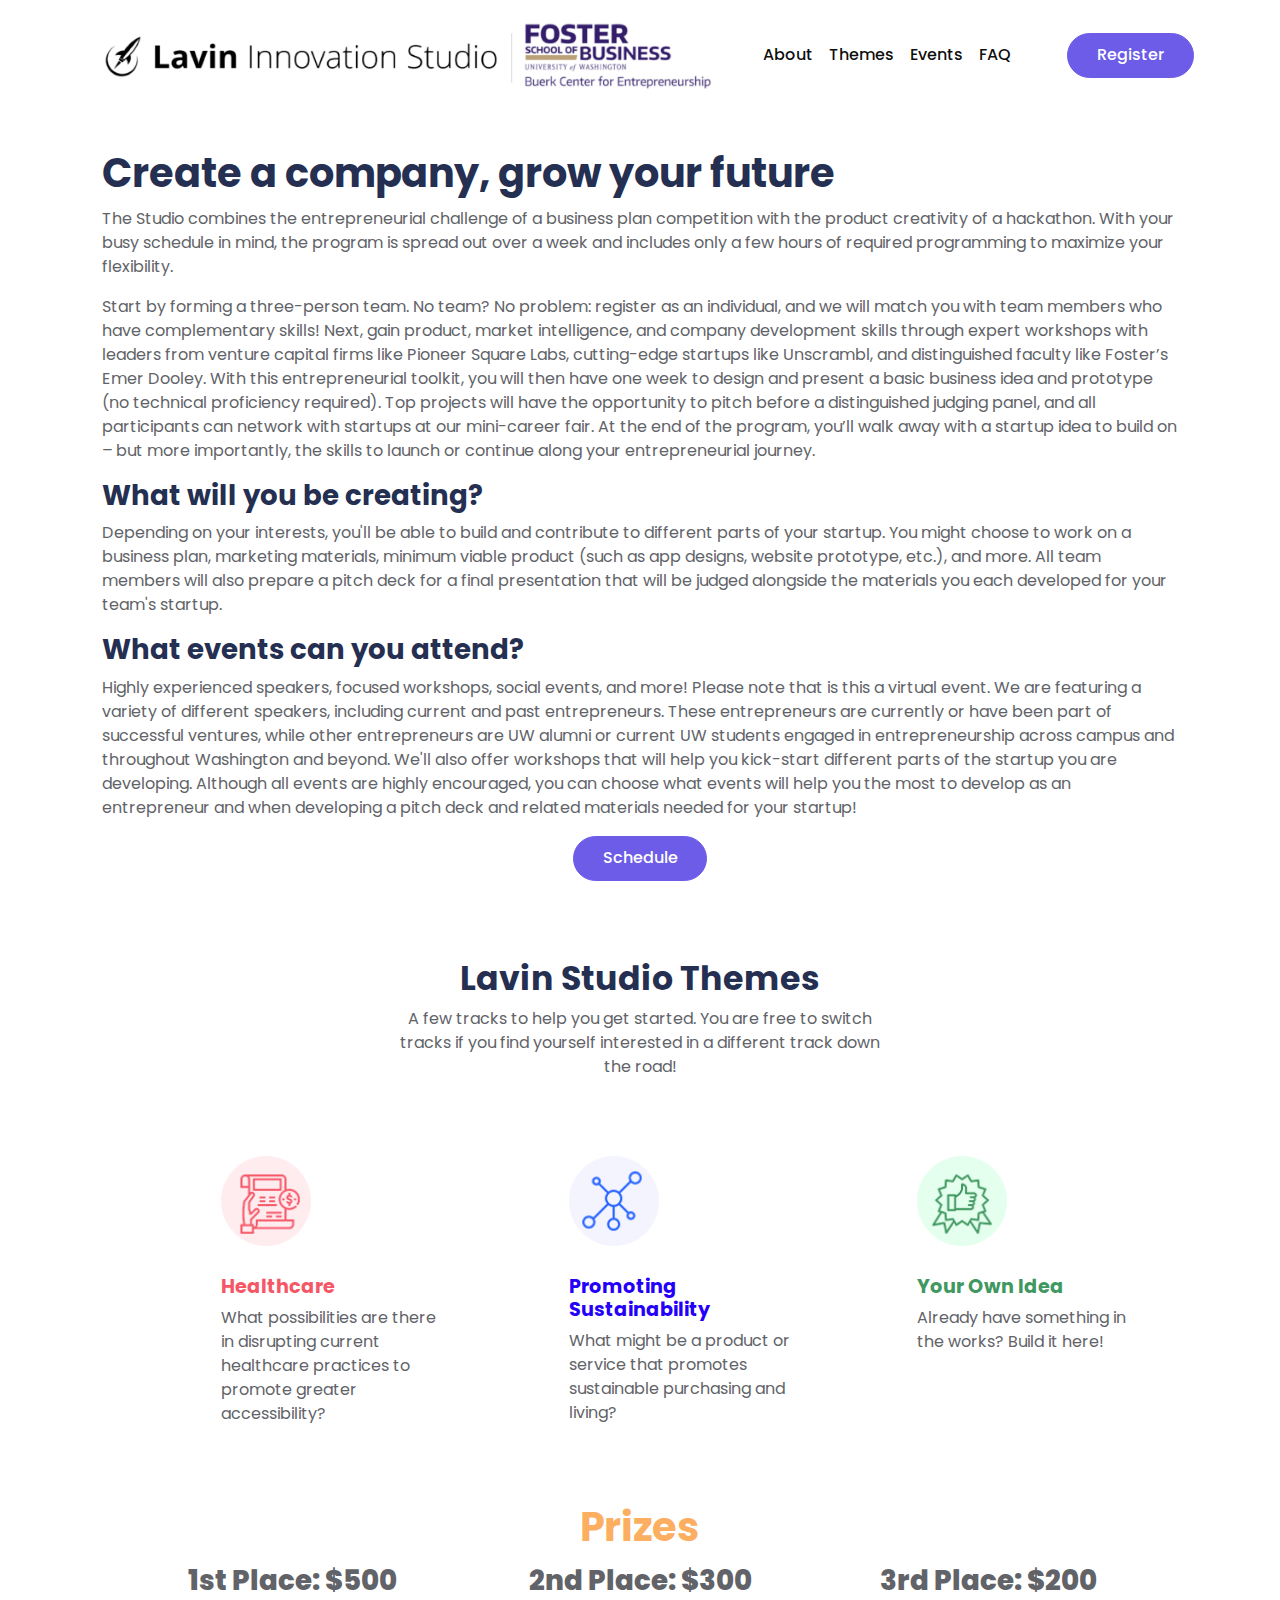
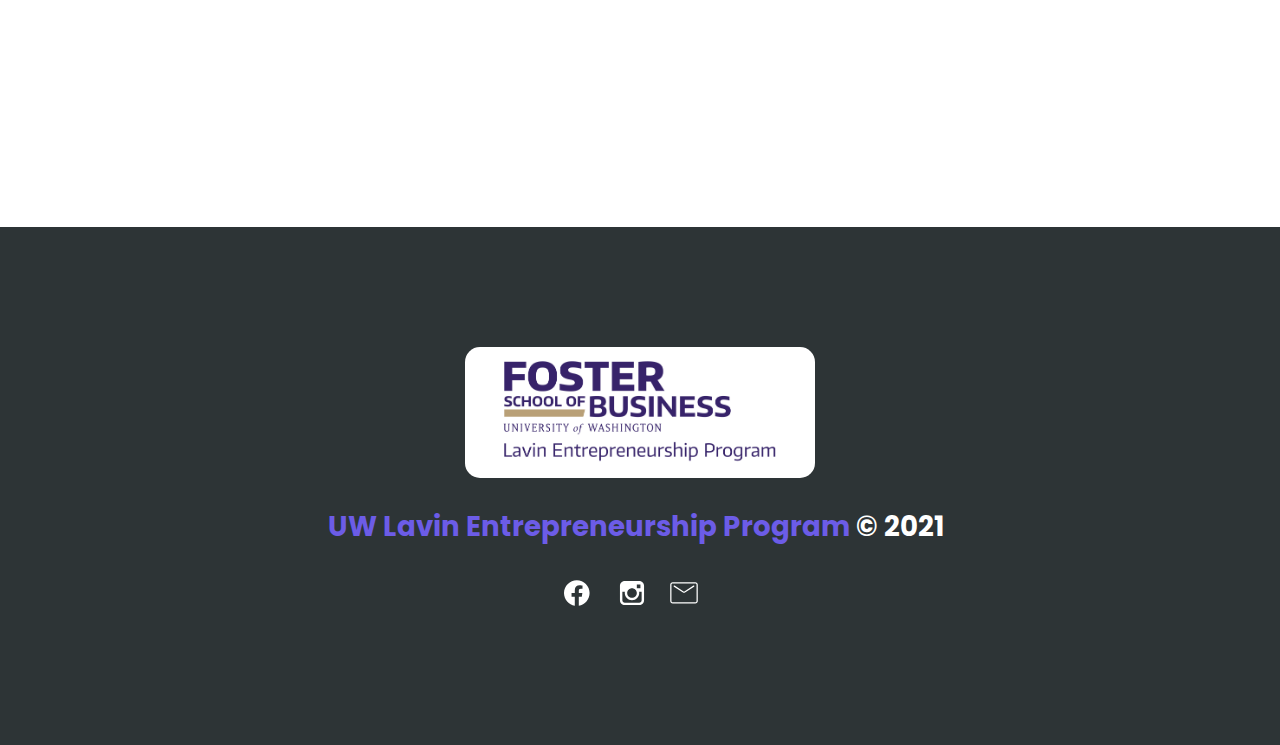
<file: Lavin-Studio-Website-main/about.html>
<!DOCTYPE html>
<html lang="en-US" dir="ltr">

  <head>
    <meta charset="utf-8">
    <meta http-equiv="X-UA-Compatible" content="IE=edge">
    <meta name="viewport" content="width=device-width, initial-scale=1">


    <!-- ===============================================-->
    <!--    Document Title-->
    <!-- ===============================================-->
    <title>Lavin Innovation Studio</title>


    <!-- ===============================================-->
    <!--    Favicons-->
    <!-- ===============================================-->
    <!--<link rel="icon" type="image/png" sizes="16x16" href="assets/img/favicons/favicon-business-graph.png">-->
    <!--<link rel="apple-touch-icon" sizes="180x180" href="assets/img/favicons/apple-touch-icon.png">
    <link rel="icon" type="image/png" sizes="32x32" href="assets/img/favicons/favicon-32x32.png">
    <link rel="icon" type="image/png" sizes="16x16" href="assets/img/favicons/favicon-16x16.png">
    <link rel="shortcut icon" type="image/x-icon" href="assets/img/favicons/favicon.ico">-->
    <link rel="manifest" href="assets/img/favicons/manifest.json">
    <meta name="msapplication-TileImage" content="assets/img/favicons/mstile-150x150.png">
    <meta name="theme-color" content="#ffffff">


    <!-- ===============================================-->
    <!--    Stylesheets-->
    <!-- ===============================================-->
    <link href="assets/css/theme.css" rel="stylesheet" />

  </head>

  <body>

    <!-- ===============================================-->
    <!--    Main Content-->
    <!-- ===============================================-->
    <main class="main" id="top">
      <nav class="navbar navbar-expand-lg navbar-light fixed-top py-3" data-navbar-on-scroll="data-navbar-on-scroll">
        <div class="container">
          <a class="navbar-brand d-flex align-items-center fw-bold fs-2" style = "width: 85%;" href="index.html">
            <!--<div class="text-purple" style = "margin-right: 6px;">Lavin</div>
            <br /><div class="text-1000">Innovation Studio</div>-->
            <div class="col-12 col-sm-12 col-md-12 col-lg-12 px-md-0 mb-lg-0 text-center"><img src="assets/img/icons/brand.png" width = "95%" alt="Lavin Logo" /></div>
          </a>
          <button class="navbar-toggler collapsed" type="button" data-bs-toggle="collapse" data-bs-target="#navbarSupportedContent" aria-controls="navbarSupportedContent" aria-expanded="false" aria-label="Toggle navigation"><span class="navbar-toggler-icon"></span></button>
          <div class="collapse navbar-collapse border-top border-lg-0 mt-4 mt-lg-0" id="navbarSupportedContent">
            <ul class="navbar-nav ms-auto pt-2 pt-lg-0" style = "padding-left: 10px;">
              <!--<li class="nav-item" data-anchor="data-anchor"><a class="nav-link fw-medium active" aria-current="page" href="#home">Attend</a></li>-->
              <li class="nav-item"><a class="nav-link fw-medium" href="about.html">About</a></li>
              <li class="nav-item"><a class="nav-link fw-medium" href="index.html#themes">Themes</a></li>
              <li class="nav-item"><a class="nav-link fw-medium" href="index.html#events">Events</a></li>
              <li class="nav-item"><a class="nav-link fw-medium" href="index.html#FAQ">FAQ</a></li>
            </ul>
            <form class="ps-lg-5">
              <!--<button class="btn btn-lg btn-primary rounded-pill order-0" type="submit">Register</button>-->
              <a class="btn btn-lg btn-primary rounded-pill hover-top" href="register.html" role="button">Register</a>
            </form>
          </div>
        </div>
      </nav>
      <section class="py-0" id="home">
        <!-- <div class="bg-holder" style="background-image:url(assets/img/illustrations/hero-bg.png);background-position:bottom;background-size:cover;">
        </div> -->
        <!--/.bg-holder-->

        <!-- <div class="container position-relative"> -->
          <div class="row align-items-center py-8">
            <section class="py-4" id="about">
              <div class="container-lg">
                <div class="row align-items-center">
                  
                    <h1 class="fw-bold fs-5 display-3 lh-sm">Create a company, grow your future<br /></h1>
                    <!-- <p class="my-3" >An event for UW undergraduates and highschool students where you'll have the chance to:<br /> -->
                      <p> The Studio combines the entrepreneurial challenge of a business plan competition with the product creativity of a hackathon. With your busy schedule in mind, the program is spread out over a week and includes only a few hours of required programming to maximize your flexibility.</p>
                      <p>Start by forming a three-person team. No team? No problem: register as an individual, and we will match you with team members who have complementary skills! Next, gain product, market intelligence, and company development skills through expert workshops with leaders from venture capital firms like Pioneer Square Labs, cutting-edge startups like Unscrambl, and distinguished faculty like Foster’s Emer Dooley. With this entrepreneurial toolkit, you will then have one week to design and present a basic business idea and prototype (no technical proficiency required). Top projects will have the opportunity to pitch before a distinguished judging panel, and all participants can network with startups at our mini-career fair. At the end of the program, you’ll walk away with a startup idea to build on – but more importantly, the skills to launch or continue along your entrepreneurial journey.</p>
                      <h2 class="fw-bold fs-3 display-3 lh-sm">What will you be creating?<br /></h2>
                      <p>
                        Depending on your interests, you'll be able to build and contribute to different parts of your startup. You might choose to work on a business plan, marketing materials, minimum viable product (such as app designs, website prototype, etc.), and more. All team members will also prepare a pitch deck for a final presentation that will be judged alongside the materials you each developed for your team's startup.
                      </p>
                      <h2 class="fw-bold fs-3 display-3 lh-sm">What events can you attend?<br /></h2>
                      <p>
                        Highly experienced speakers, focused workshops, social events, and more! Please note that is this a virtual event. We are featuring a variety of different speakers, including current and  past entrepreneurs. These entrepreneurs are currently or have been part of successful ventures, while other entrepreneurs are UW alumni or current UW students engaged in entrepreneurship across campus and throughout Washington and beyond. We'll also offer workshops that will help you kick-start different parts of the startup you are developing. Although all events are highly encouraged, you can choose what events will help you the most to develop as an entrepreneur and when developing a pitch deck and related materials needed for your startup!
                      </p>
                      <div class="d-flex justify-content-center">
                        <a class="btn btn-lg btn-primary rounded-pill hover-top" href="schedule.html" role="button">Schedule</a>
                        </div>
                      </div>
                      <div class="d-flex align-items-center">
                      <!-- img class = "img-fluid"-->
                      <!--<div><img class="" src="assets/img/illustrations/fast-performance.png" width="70" alt="" /></div>-->
                      <!-- <div class="">
                        <h5 class="fw-bold text-warning">Themes</h5>
                        <p><b>Follow a track.</b> See how entrepreneurship can be a force for social and economic good.<br /><b>Have your own idea?</b> Bring it to life, improve, and receive critical and specific advice.<br /><br class="d-none d-xl-block" /><a href = "#themes">Learn more</a></p>
                      </div> -->
                    </div>
                    
                    <section class="py-5" id = "themes">

                      <div class="container">
              
                        <div class="col-lg-6 text-center mx-auto mb-3 mb-md-5 mt-4">
                            <h6 class="fw-bold fs-4 display-3 lh-sm">Lavin Studio Themes</h6>
                            <p class="mb-0">A few tracks to help you get started. You are free to switch tracks if you find yourself interested in a different track down the road!</p>
                        </div>
              
                        <div class="row">
                          <div class="col-md-4 col-lg-3 offset-lg-1 mb-4">
                            <div class="py-4"><img class="img-fluid" src="assets/img/illustrations/automatic.png" width="90" alt="" /></div>
                            <h5 class="fw-bold text-danger">Healthcare</h5>
                            <p class="mt-2 mb-0">What possibilities are there in disrupting current healthcare practices to promote greater accessibility?</p>
                          </div>
                          <div class="col-md-4 col-lg-3 offset-lg-1 mb-4">
                            <div class="py-4"><img class="img-fluid" src="assets/img/illustrations/network.png" width="90" alt="" /></div>
                            <h5 class="fw-bold text-primary">Promoting Sustainability</h5>
                            <p class="mt-2 mb-0">What might be a product or service that promotes sustainable purchasing and living?</p>
                          </div>
                          <div class="col-md-4 col-lg-3 offset-lg-1 mb-4">
                            <div class="py-4"><img class="img-fluid" src="assets/img/illustrations/rewards.png" width="90" alt="" /></div>
                            <h5 class="fw-bold text-success">Your Own Idea</h5>
                            <p class="mt-2 mb-0">Already have something in the works? Build it here!</p>
                          </div>
                        </div>
              
                      </div>
                      <!-- end of .container-->
              
                    </section>

                    
                    <div class="d-flex align-items-center">
                      <!-- <div><img class="" src="assets/img/illustrations/prototype.png" width="70" alt="" /></div> -->
                      <!-- px-4 -->
                      <div class="container">
                        <h2 class="fw-bold text-warning fs-5 display-3 lh-sm text-center">Prizes</h2>
                        <div class="row align-items-start text-center">
                          <div class="col">
                            <b class="fs-3">1st Place: $500</b>
                          </div>
                          <div class="col">
                            <b class="fs-3">2nd Place: $300</b>
                          </div>
                          <div class="col">
                            <b class="fs-3">3rd Place: $200</b>
                          </div>
                        </div>
                    </div>
                    <div class="d-flex align-items-center mb-5">
                      <!--<div><img class="" src="assets/img/illustrations/vector.png" width="70" alt="" /></div>-->
                      <!--<div class="">
                        <h5 class="fw-bold text-warning">Real Experiences</h5>
                        <p>Hear from high profile entrepreneurs and professionals and create a mini startup featuring relevant, real-world deliverables such as a pitch deck, product mock-up, and more.</p>
                      </div>-->
                    </div>
                  </div>
                </div>
              </div>
      
              <div class="col-lg-10 col-md-10 col-sm-10 text-center mx-auto mb-3 mb-md-5 mt-4 container">
                <!-- <h5 class="fw-bold">Why the Lavin Studio?</h5>
                <p class="mb-md-2">The Lavin Innovation Studio is an accelerated one-week startup development bootcamp created by students at the University of Washington's Lavin Entrepreneurship Program. Through the process of designing a viable product, students will gain design thinking, entrepreneurial leadership, and business presentation skills – while networking with leaders in Seattle’s startup community.<br /><br /></p> -->
      
                <div class="d-flex justify-content-center mb-3">
                  <!-- <h5 class="fw-bold">Learn more</h5> -->
                </div>
                
              </div>
            </section>
          </div>
        </div>
      </section>

      <!-- ============================================-->
      <!-- <section> begin ============================-->
        
      <!-- <section> close ============================-->
      <!-- ============================================-->




      <!-- ============================================-->
      <!-- <section> begin ============================-->
      
      <!-- <section> close ============================-->
      <!-- ============================================-->

      <!-- ============================================-->
      <!-- Footer -->
      <!-- <section> begin ============================-->
      <section class="py-8 bg-1000">

        <div class="container">
          <div class="row flex-center mb-4">
             <div class="col-12 col-sm-12 col-md-12 col-lg-12 px-md-0 mb-5 mb-lg-0 flex-center text-center">
              <a href = "https://foster.uw.edu/centers/buerk-ctr-entrepreneurship/undergraduate-entrepreneurship/lavin-entrepreneurship-program/" target = "_blank"><img src="assets/img/icons/Foster_logo_Lavin_UW_RGB.jpg" width = "350" alt="Lavin Logo" style = "border-radius: 15px;" /></a>
            </div>
          </div>
          <div class="row flex-center">
            <div class="col-auto mb-4"><a class="pe-2 d-flex align-items-center text-decoration-none fw-bold fs-3" href="#">
                <div class="text-purple" style = "margin-right: 6px;">UW Lavin Entrepreneurship Program</div>
                <div class="text-white"> © 2021</div>
              </a></div>
          </div>
          <!--<div class="row flex-center">
            <div class="col-auto mb-5">
              <ul class="list-unstyled list-inline mb-0">
                <li class="list-inline-item me3 me-sm-4"><a class="text-light text-decoration-none" href="#!">Attend</a></li>
                <li class="list-inline-item me3 me-sm-4"><a class="text-light text-decoration-none" href="#!">About</a></li>
                <li class="list-inline-item me3 me-sm-4"><a class="text-light text-decoration-none" href="#!">Themes</a></li>
                <li class="list-inline-item me3 me-sm-4"><a class="text-light text-decoration-none" href="#!">Events</a></li>
                <li class="list-inline-item me3 me-sm-4"><a class="text-light text-decoration-none" href="#FAQ">FAQ</a></li>
              </ul>
            </div>
          </div>-->
          <div class="row flex-center">
            <div class="col-auto">
              <ul class="list-unstyled list-inline">
                <li class="list-inline-item me-3">
                  <a class="text-decoration-none" href="https://www.facebook.com/lavin.entr">
                    <svg class="bi bi-facebook" xmlns="http://www.w3.org/2000/svg" width="32" height="32" fill="#fff" viewBox="0 -2 20 20">
                      <path d="M16 8.049c0-4.446-3.582-8.05-8-8.05C3.58 0-.002 3.603-.002 8.05c0 4.017 2.926 7.347 6.75 7.951v-5.625h-2.03V8.05H6.75V6.275c0-2.017 1.195-3.131 3.022-3.131.876 0 1.791.157 1.791.157v1.98h-1.009c-.993 0-1.303.621-1.303 1.258v1.51h2.218l-.354 2.326H9.25V16c3.824-.604 6.75-3.934 6.75-7.951z"></path>
                    </svg></a></li>
                <!-- Twitter
                <li class="list-inline-item me-3"><a href="#!">
                    <svg class="bi bi-twitter" xmlns="http://www.w3.org/2000/svg" width="32" height="32" fill="#7D7987" viewBox="0 0 16 16">
                      <path d="M5.026 15c6.038 0 9.341-5.003 9.341-9.334 0-.14 0-.282-.006-.422A6.685 6.685 0 0 0 16 3.542a6.658 6.658 0 0 1-1.889.518 3.301 3.301 0 0 0 1.447-1.817 6.533 6.533 0 0 1-2.087.793A3.286 3.286 0 0 0 7.875 6.03a9.325 9.325 0 0 1-6.767-3.429 3.289 3.289 0 0 0 1.018 4.382A3.323 3.323 0 0 1 .64 6.575v.045a3.288 3.288 0 0 0 2.632 3.218 3.203 3.203 0 0 1-.865.115 3.23 3.23 0 0 1-.614-.057 3.283 3.283 0 0 0 3.067 2.277A6.588 6.588 0 0 1 .78 13.58a6.32 6.32 0 0 1-.78-.045A9.344 9.344 0 0 0 5.026 15z"></path>
                    </svg></a></li>-->
                
                <li class="list-inline-item me-3">
                  <a href="https://www.instagram.com/uwlavin/">
                    <svg class="bi bi-instagram" xmlns="http://www.w3.org/2000/svg" width="32" height="32" fill="#fff" viewBox="0 0 20 20">
                      <path d="M14.52,2.469H5.482c-1.664,0-3.013,1.349-3.013,3.013v9.038c0,1.662,1.349,3.012,3.013,3.012h9.038c1.662,0,3.012-1.35,3.012-3.012V5.482C17.531,3.818,16.182,2.469,14.52,2.469 M13.012,4.729h2.26v2.259h-2.26V4.729z M10,6.988c1.664,0,3.012,1.349,3.012,3.012c0,1.664-1.348,3.013-3.012,3.013c-1.664,0-3.012-1.349-3.012-3.013C6.988,8.336,8.336,6.988,10,6.988 M16.025,14.52c0,0.831-0.676,1.506-1.506,1.506H5.482c-0.831,0-1.507-0.675-1.507-1.506V9.247h1.583C5.516,9.494,5.482,9.743,5.482,10c0,2.497,2.023,4.52,4.518,4.52c2.494,0,4.52-2.022,4.52-4.52c0-0.257-0.035-0.506-0.076-0.753h1.582V14.52z"></path>
                    </svg></a></li>

                  <li class="list-inline-item me-3">
                    <a href="mailto:team@uwlavin.com">
                    <svg class="bi bi-hash" xmlns="http://www.w3.org/2000/svg" width="32" height="32" fill="#ffffff" viewBox="0 0 20 20">
                      <path d="M17.051,3.302H2.949c-0.866,0-1.567,0.702-1.567,1.567v10.184c0,0.865,0.701,1.568,1.567,1.568h14.102c0.865,0,1.566-0.703,1.566-1.568V4.869C18.617,4.003,17.916,3.302,17.051,3.302z M17.834,15.053c0,0.434-0.35,0.783-0.783,0.783H2.949c-0.433,0-0.784-0.35-0.784-0.783V4.869c0-0.433,0.351-0.784,0.784-0.784h14.102c0.434,0,0.783,0.351,0.783,0.784V15.053zM15.877,5.362L10,9.179L4.123,5.362C3.941,5.245,3.699,5.296,3.581,5.477C3.463,5.659,3.515,5.901,3.696,6.019L9.61,9.86C9.732,9.939,9.879,9.935,10,9.874c0.121,0.062,0.268,0.065,0.39-0.014l5.915-3.841c0.18-0.118,0.232-0.36,0.115-0.542C16.301,5.296,16.059,5.245,15.877,5.362z"></path>
                    </svg></a></li>
              </ul>
            </div>
          </div>
        </div>
        <!-- end of .container-->

      </section>
      <!-- <section> close ============================-->
      <!-- ============================================-->


    </main>
    <!-- ===============================================-->
    <!--    End of Main Content-->
    <!-- ===============================================-->




    <!-- ===============================================-->
    <!--    JavaScripts-->
    <!-- ===============================================-->
    <script src="vendors/@popperjs/popper.min.js"></script>
    <script src="vendors/bootstrap/bootstrap.min.js"></script>
    <script src="vendors/is/is.min.js"></script>
    <!--<script src="https://polyfill.io/v3/polyfill.min.js?features=window.scroll"></script>-->
    <script src="assets/js/theme.js"></script>

    <link href="https://fonts.googleapis.com/css2?family=Poppins:ital,wght@0,200;0,300;0,400;0,500;0,600;0,700;0,800;0,900;1,200;1,300;1,400&amp;display=swap" rel="stylesheet">
  </body>

</html>
</file>
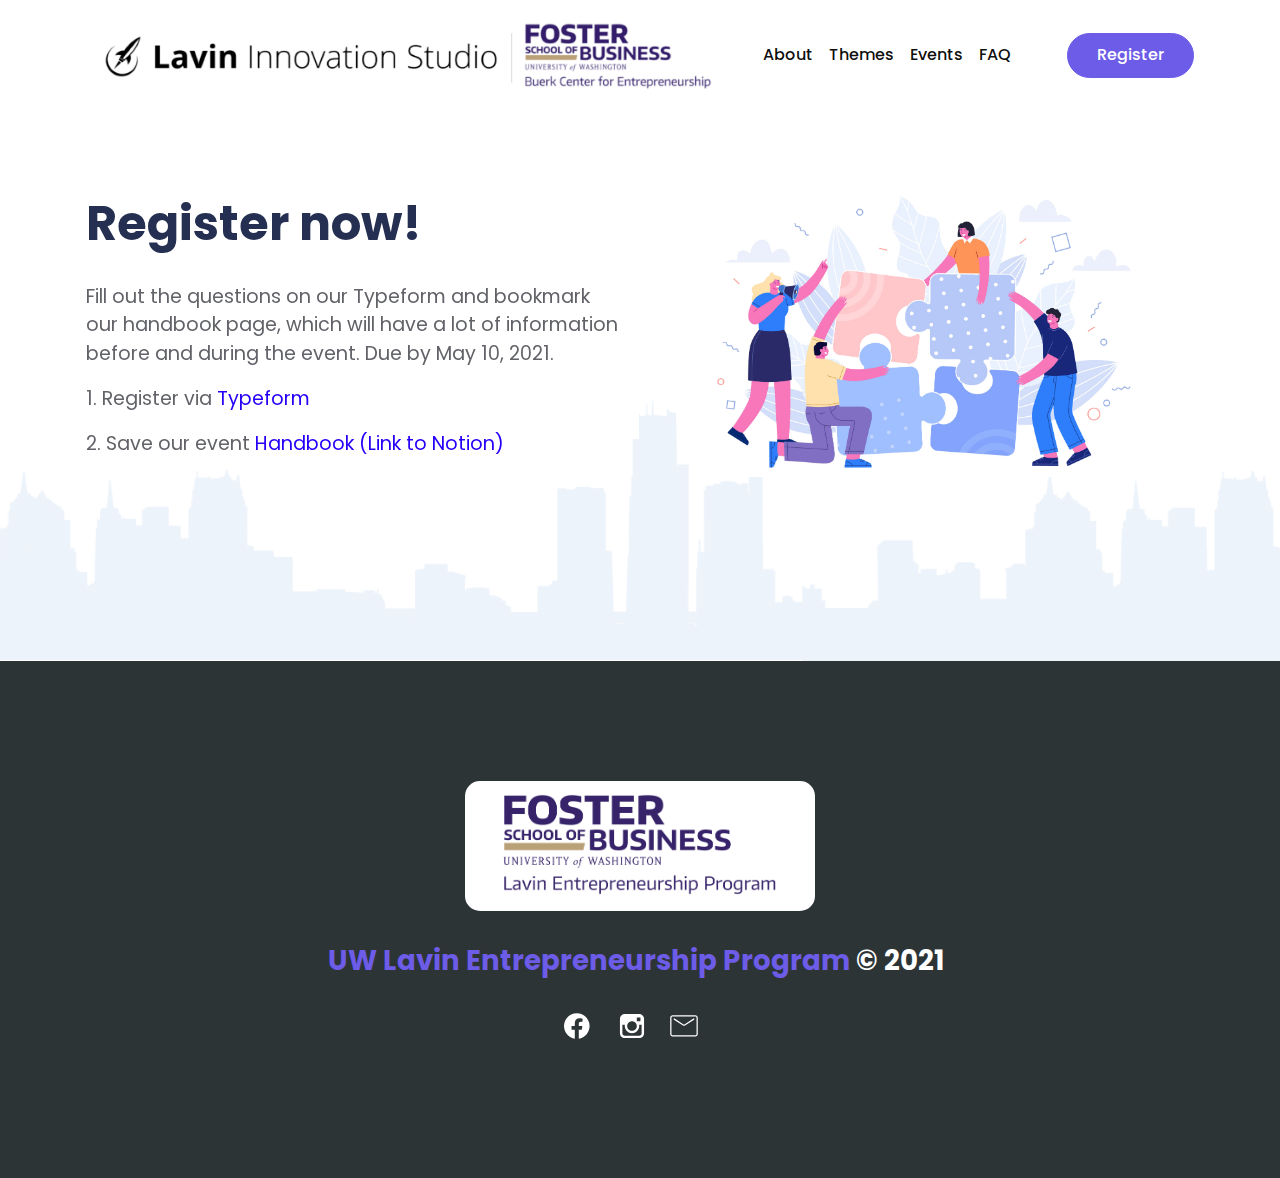
<file: Lavin-Studio-Website-main/register.html>
<!DOCTYPE html>
<html lang="en-US" dir="ltr">

  <head>
    <meta charset="utf-8">
    <meta http-equiv="X-UA-Compatible" content="IE=edge">
    <meta name="viewport" content="width=device-width, initial-scale=1">


    <!-- ===============================================-->
    <!--    Document Title-->
    <!-- ===============================================-->
    <title>Lavin Innovation Studio</title>


    <!-- ===============================================-->
    <!--    Favicons-->
    <!-- ===============================================-->
    <!--<link rel="icon" type="image/png" sizes="16x16" href="assets/img/favicons/favicon-business-graph.png">-->
    <!--<link rel="apple-touch-icon" sizes="180x180" href="assets/img/favicons/apple-touch-icon.png">
    <link rel="icon" type="image/png" sizes="32x32" href="assets/img/favicons/favicon-32x32.png">
    <link rel="icon" type="image/png" sizes="16x16" href="assets/img/favicons/favicon-16x16.png">
    <link rel="shortcut icon" type="image/x-icon" href="assets/img/favicons/favicon.ico">-->
    <link rel="manifest" href="assets/img/favicons/manifest.json">
    <meta name="msapplication-TileImage" content="assets/img/favicons/mstile-150x150.png">
    <meta name="theme-color" content="#ffffff">


    <!-- ===============================================-->
    <!--    Stylesheets-->
    <!-- ===============================================-->
    <link href="assets/css/theme.css" rel="stylesheet" />

  </head>

  <body>

    <!-- ===============================================-->
    <!--    Main Content-->
    <!-- ===============================================-->
    <main class="main" id="top">
      <nav class="navbar navbar-expand-lg navbar-light fixed-top py-3" data-navbar-on-scroll="data-navbar-on-scroll">
        <div class="container">
          <a class="navbar-brand d-flex align-items-center fw-bold fs-2" style = "width: 85%;" href="index.html">
            <!--<div class="text-purple" style = "margin-right: 6px;">Lavin</div>
            <br /><div class="text-1000">Innovation Studio</div>-->
            <div class="col-12 col-sm-12 col-md-12 col-lg-12 px-md-0 mb-lg-0 text-center"><img src="assets/img/icons/brand.png" width = "95%" alt="Lavin Logo" /></div>
          </a>
          <button class="navbar-toggler collapsed" type="button" data-bs-toggle="collapse" data-bs-target="#navbarSupportedContent" aria-controls="navbarSupportedContent" aria-expanded="false" aria-label="Toggle navigation"><span class="navbar-toggler-icon"></span></button>
          <div class="collapse navbar-collapse border-top border-lg-0 mt-4 mt-lg-0" id="navbarSupportedContent">
            <ul class="navbar-nav ms-auto pt-2 pt-lg-0" style = "padding-left: 10px;">
              <!--<li class="nav-item" data-anchor="data-anchor"><a class="nav-link fw-medium active" aria-current="page" href="#home">Attend</a></li>-->
              <li class="nav-item"><a class="nav-link fw-medium" href="about.html">About</a></li>
              <li class="nav-item"><a class="nav-link fw-medium" href="index.html#themes">Themes</a></li>
              <li class="nav-item"><a class="nav-link fw-medium" href="index.html#events">Events</a></li>
              <li class="nav-item"><a class="nav-link fw-medium" href="index.html#FAQ">FAQ</a></li>
            </ul>
            <form class="ps-lg-5">
              <!--<button class="btn btn-lg btn-primary rounded-pill order-0" type="submit">Register</button>-->
              <a class="btn btn-lg btn-primary rounded-pill hover-top" href="register.html" role="button">Register</a>
            </form>
          </div>
        </div>
      </nav>
      <section class="py-0" id="home">
        <div class="bg-holder" style="background-image:url(assets/img/illustrations/hero-bg.png);background-position:bottom;background-size:cover;">
        </div>
        <!--/.bg-holder-->

        <div class="container position-relative">
          <div class="row align-items-center py-10">
            <div class="col-md-7 col-lg-6 order-md-1 text-center"><img class="img-fluid" src="assets/img/illustrations/3081629.jpg" width="450" alt="" /></div>
            
            <div class="col-md-5 col-lg-6 text-center text-md-start">
              <!--<span class="badge bg-light rounded-pill text-dark align-items-center d-flex flex-row-reverse justify-content-end mx-auto mx-md-0 ps-0 w-75 w-sm-50 w-md-75 w-xl-50 mb-3">#1 Editiors Choice App of 2020<img class="img-fluid float-start me-3" src="assets/img/illustrations/arrow-right.png" alt=""/></span>-->
              <h1 class="mb-4 display-3 fw-bold lh-sm">Register now!</h1>
              <p class="mt-3 mb-2 fs-1">Fill out the questions on our Typeform and bookmark our handbook page, which will have a lot of information before and during the event. Due by May 10, 2021.</p>
              <p class="mt-3 mb-2 fs-1">1. Register via <a href = "https://td6bxzlfb8m.typeform.com/to/ru39sum7" target = "_blank">Typeform</a></p>
              <p class="mt-3 mb-2 fs-1">2. Save our event <a href = "https://www.notion.so/Lavin-Entrepreneurship-Studio-0887017f98f44e439a52bd4bbe59b168" target = "_blank">Handbook (Link to Notion)</a></p>
              <!--<p class="mt-3 mb-4 fs-1">Send us your email and we will contact you once registration officially opens.</p>
              <!~~ Signup Form ~~>
              <form id="signup-form" name = "form1" method="post" data-netlify="true">
                <div style = "position: relative;">
                  <input type="email" name="email" id="email" placeholder="Email Address" style = "margin-bottom: 10px;"/><br class="d-none d-lg-block" />
                  <input class="btn btn-lg btn-primary rounded-pill hover-top" value="Email Us" type="submit" style = "margin-top : 10px;"/>   
                </div>
              </form>-->
              
            </div>
          </div>
        </div>
      </section>

      <!-- ============================================-->
      <!-- Footer -->
      <!-- <section> begin ============================-->
      <section class="py-8 bg-1000">

        <div class="container">
          <div class="row flex-center mb-4">
             <div class="col-12 col-sm-12 col-md-12 col-lg-12 px-md-0 mb-5 mb-lg-0 flex-center text-center">
              <a href = "https://foster.uw.edu/centers/buerk-ctr-entrepreneurship/undergraduate-entrepreneurship/lavin-entrepreneurship-program/" target = "_blank"><img src="assets/img/icons/Foster_logo_Lavin_UW_RGB.jpg" width = "350" alt="Lavin Logo" style = "border-radius: 15px;" /></a>
            </div>
          </div>
          <div class="row flex-center">
            <div class="col-auto mb-4"><a class="pe-2 d-flex align-items-center text-decoration-none fw-bold fs-3" href="#">
                <div class="text-purple" style = "margin-right: 6px;">UW Lavin Entrepreneurship Program</div>
                <div class="text-white"> © 2021</div>
              </a></div>
          </div>
          <!--<div class="row flex-center">
            <div class="col-auto mb-5">
              <ul class="list-unstyled list-inline mb-0">
                <li class="list-inline-item me3 me-sm-4"><a class="text-light text-decoration-none" href="#!">Attend</a></li>
                <li class="list-inline-item me3 me-sm-4"><a class="text-light text-decoration-none" href="#!">About</a></li>
                <li class="list-inline-item me3 me-sm-4"><a class="text-light text-decoration-none" href="#!">Themes</a></li>
                <li class="list-inline-item me3 me-sm-4"><a class="text-light text-decoration-none" href="#!">Events</a></li>
                <li class="list-inline-item me3 me-sm-4"><a class="text-light text-decoration-none" href="#FAQ">FAQ</a></li>
              </ul>
            </div>
          </div>-->
          <div class="row flex-center">
            <div class="col-auto">
              <ul class="list-unstyled list-inline">
                <li class="list-inline-item me-3">
                  <a class="text-decoration-none" href="https://www.facebook.com/lavin.entr">
                    <svg class="bi bi-facebook" xmlns="http://www.w3.org/2000/svg" width="32" height="32" fill="#fff" viewBox="0 -2 20 20">
                      <path d="M16 8.049c0-4.446-3.582-8.05-8-8.05C3.58 0-.002 3.603-.002 8.05c0 4.017 2.926 7.347 6.75 7.951v-5.625h-2.03V8.05H6.75V6.275c0-2.017 1.195-3.131 3.022-3.131.876 0 1.791.157 1.791.157v1.98h-1.009c-.993 0-1.303.621-1.303 1.258v1.51h2.218l-.354 2.326H9.25V16c3.824-.604 6.75-3.934 6.75-7.951z"></path>
                    </svg></a></li>
                <!-- Twitter
                <li class="list-inline-item me-3"><a href="#!">
                    <svg class="bi bi-twitter" xmlns="http://www.w3.org/2000/svg" width="32" height="32" fill="#7D7987" viewBox="0 0 16 16">
                      <path d="M5.026 15c6.038 0 9.341-5.003 9.341-9.334 0-.14 0-.282-.006-.422A6.685 6.685 0 0 0 16 3.542a6.658 6.658 0 0 1-1.889.518 3.301 3.301 0 0 0 1.447-1.817 6.533 6.533 0 0 1-2.087.793A3.286 3.286 0 0 0 7.875 6.03a9.325 9.325 0 0 1-6.767-3.429 3.289 3.289 0 0 0 1.018 4.382A3.323 3.323 0 0 1 .64 6.575v.045a3.288 3.288 0 0 0 2.632 3.218 3.203 3.203 0 0 1-.865.115 3.23 3.23 0 0 1-.614-.057 3.283 3.283 0 0 0 3.067 2.277A6.588 6.588 0 0 1 .78 13.58a6.32 6.32 0 0 1-.78-.045A9.344 9.344 0 0 0 5.026 15z"></path>
                    </svg></a></li>-->
                
                <li class="list-inline-item me-3">
                  <a href="https://www.instagram.com/uwlavin/">
                    <svg class="bi bi-instagram" xmlns="http://www.w3.org/2000/svg" width="32" height="32" fill="#fff" viewBox="0 0 20 20">
                      <path d="M14.52,2.469H5.482c-1.664,0-3.013,1.349-3.013,3.013v9.038c0,1.662,1.349,3.012,3.013,3.012h9.038c1.662,0,3.012-1.35,3.012-3.012V5.482C17.531,3.818,16.182,2.469,14.52,2.469 M13.012,4.729h2.26v2.259h-2.26V4.729z M10,6.988c1.664,0,3.012,1.349,3.012,3.012c0,1.664-1.348,3.013-3.012,3.013c-1.664,0-3.012-1.349-3.012-3.013C6.988,8.336,8.336,6.988,10,6.988 M16.025,14.52c0,0.831-0.676,1.506-1.506,1.506H5.482c-0.831,0-1.507-0.675-1.507-1.506V9.247h1.583C5.516,9.494,5.482,9.743,5.482,10c0,2.497,2.023,4.52,4.518,4.52c2.494,0,4.52-2.022,4.52-4.52c0-0.257-0.035-0.506-0.076-0.753h1.582V14.52z"></path>
                    </svg></a></li>

                  <li class="list-inline-item me-3">
                    <a href="mailto:team@uwlavin.com">
                    <svg class="bi bi-hash" xmlns="http://www.w3.org/2000/svg" width="32" height="32" fill="#ffffff" viewBox="0 0 20 20">
                      <path d="M17.051,3.302H2.949c-0.866,0-1.567,0.702-1.567,1.567v10.184c0,0.865,0.701,1.568,1.567,1.568h14.102c0.865,0,1.566-0.703,1.566-1.568V4.869C18.617,4.003,17.916,3.302,17.051,3.302z M17.834,15.053c0,0.434-0.35,0.783-0.783,0.783H2.949c-0.433,0-0.784-0.35-0.784-0.783V4.869c0-0.433,0.351-0.784,0.784-0.784h14.102c0.434,0,0.783,0.351,0.783,0.784V15.053zM15.877,5.362L10,9.179L4.123,5.362C3.941,5.245,3.699,5.296,3.581,5.477C3.463,5.659,3.515,5.901,3.696,6.019L9.61,9.86C9.732,9.939,9.879,9.935,10,9.874c0.121,0.062,0.268,0.065,0.39-0.014l5.915-3.841c0.18-0.118,0.232-0.36,0.115-0.542C16.301,5.296,16.059,5.245,15.877,5.362z"></path>
                    </svg></a></li>
              </ul>
            </div>
          </div>
        </div>
        <!-- end of .container-->

      </section>
      <!-- <section> close ============================-->
      <!-- ============================================-->


    </main>
    <!-- ===============================================-->
    <!--    End of Main Content-->
    <!-- ===============================================-->




    <!-- ===============================================-->
    <!--    JavaScripts-->
    <!-- ===============================================-->
    <script src="vendors/@popperjs/popper.min.js"></script>
    <script src="vendors/bootstrap/bootstrap.min.js"></script>
    <script src="vendors/is/is.min.js"></script>
    <script src="https://polyfill.io/v3/polyfill.min.js?features=window.scroll"></script>
    <script src="assets/js/theme.js"></script>

    <link href="https://fonts.googleapis.com/css2?family=Poppins:ital,wght@0,200;0,300;0,400;0,500;0,600;0,700;0,800;0,900;1,200;1,300;1,400&amp;display=swap" rel="stylesheet">
  </body>

</html>
</file>
<file: assets/css/theme.css>
/* -------------------------------------------------------------------------- */
/*                                 Theme                                      */
/* -------------------------------------------------------------------------- */
/* prettier-ignore */
/* -------------------------------------------------------------------------- */
/*                                  Utilities                                 */
/* -------------------------------------------------------------------------- */
/*-----------------------------------------------
|   Bootstrap Styles
-----------------------------------------------*/
/*!
 * Bootstrap v5.0.0-alpha1 (https://getbootstrap.com/)
 * Copyright 2011-2020 The Bootstrap Authors
 * Copyright 2011-2020 Twitter, Inc.
 * Licensed under MIT (https://github.com/twbs/bootstrap/blob/main/LICENSE)
 */
:root {
  --bs-blue: #2500F9;
  --bs-indigo: #727cf5;
  --bs-purple: #ad45f6;
  --bs-pink: #f6458e;
  --bs-red: #F55767;
  --bs-orange: #f6d845;
  --bs-yellow: #FCAE61;
  --bs-green: #40975F;
  --bs-teal: #299EF3;
  --bs-cyan: #38B0F5;
  --bs-white: #fff;
  --bs-gray: #C3C1C8;
  --bs-gray-dark: #616368;
  --bs-primary: #2500F9;
  --bs-secondary: #4F5665;
  --bs-success: #40975F;
  --bs-info: #ad45f6;
  --bs-warning: #FCAE61;
  --bs-danger: #F55767;
  --bs-light: #E2EAED;
  --bs-dark: #1F1534;
  --bs-font-sans-serif: "Poppins", "Open Sans", -apple-system, BlinkMacSystemFont, "Segoe UI", "Helvetica Neue", Arial, sans-serif, "Apple Color Emoji", "Segoe UI Emoji", "Segoe UI Symbol";
  --bs-font-monospace: "SFMono-Regular", Menlo, Monaco, Consolas, "Liberation Mono", "Courier New", monospace;
  --bs-gradient: linear-gradient(180deg, rgba(255, 255, 255, 0.15), rgba(255, 255, 255, 0));
}

*,
*::before,
*::after {
  -webkit-box-sizing: border-box;
  box-sizing: border-box;
}

@media (prefers-reduced-motion: no-preference) {
  :root {
    scroll-behavior: smooth;
  }
}

body {
  margin: 0;
  font-family: "Poppins", -apple-system, BlinkMacSystemFont, "Segoe UI", "Helvetica Neue", Arial, sans-serif, "Apple Color Emoji", "Segoe UI Emoji", "Segoe UI Symbol";
  font-size: 1rem;
  font-weight: 400;
  line-height: 1.5;
  color: #616368;
  background-color: #fff;
  -webkit-text-size-adjust: 100%;
  -webkit-tap-highlight-color: rgba(0, 0, 0, 0);
}

[tabindex="-1"]:focus:not(:focus-visible) {
  outline: 0 !important;
}

hr {
  margin: 1rem 0;
  color: #E1E0E4;
  background-color: currentColor;
  border: 0;
  opacity: 1;
}

hr:not([size]) {
  height: 1px;
}

h1, .h1, h2, .h2, h3, .h3, h4, .h4, h5, .h5, h6, .h6 {
  margin-top: 0;
  margin-bottom: 0.5rem;
  font-family: "Poppins", "Open Sans", -apple-system, BlinkMacSystemFont, "Segoe UI", "Helvetica Neue", Arial, sans-serif, "Apple Color Emoji", "Segoe UI Emoji", "Segoe UI Symbol";
  font-weight: 500;
  line-height: 1.2;
  color: #242F51;
}

h1, .h1 {
  font-size: calc(1.37383rem + 1.48598vw);
}

@media (min-width: 1200px) {
  h1, .h1 {
    font-size: 2.48832rem;
  }
}

h2, .h2 {
  font-size: calc(1.33236rem + 0.98832vw);
}

@media (min-width: 1200px) {
  h2, .h2 {
    font-size: 2.0736rem;
  }
}

h3, .h3 {
  font-size: calc(1.2978rem + 0.5736vw);
}

@media (min-width: 1200px) {
  h3, .h3 {
    font-size: 1.728rem;
  }
}

h4, .h4 {
  font-size: calc(1.269rem + 0.228vw);
}

@media (min-width: 1200px) {
  h4, .h4 {
    font-size: 1.44rem;
  }
}

h5, .h5 {
  font-size: 1.2rem;
}

h6, .h6 {
  font-size: 0.83333rem;
}

p {
  margin-top: 0;
  margin-bottom: 1rem;
}

abbr[title],
abbr[data-bs-original-title] {
  text-decoration: underline;
  -webkit-text-decoration: underline dotted;
  text-decoration: underline dotted;
  cursor: help;
  -webkit-text-decoration-skip-ink: none;
  text-decoration-skip-ink: none;
}

address {
  margin-bottom: 1rem;
  font-style: normal;
  line-height: inherit;
}

ol,
ul {
  padding-left: 2rem;
}

ol,
ul,
dl {
  margin-top: 0;
  margin-bottom: 1rem;
}

ol ol,
ul ul,
ol ul,
ul ol {
  margin-bottom: 0;
}

dt {
  font-weight: 700;
}

dd {
  margin-bottom: .5rem;
  margin-left: 0;
}

blockquote {
  margin: 0 0 1rem;
}

b,
strong {
  font-weight: 800;
}

small, .small {
  font-size: 75%;
}

mark, .mark {
  padding: 0.2em;
  background-color: #fcf8e3;
}

sub,
sup {
  position: relative;
  font-size: 0.75em;
  line-height: 0;
  vertical-align: baseline;
}

sub {
  bottom: -.25em;
}

sup {
  top: -.5em;
}

a {
  color: #2500F9;
  text-decoration: none;
}

a:hover {
  color: #1e00c7;
  text-decoration: underline;
}

a:not([href]):not([class]), a:not([href]):not([class]):hover {
  color: inherit;
  text-decoration: none;
}

pre,
code,
kbd,
samp {
  font-family: var(--bs-font-monospace);
  font-size: 1em;
  direction: ltr /* rtl:ignore */;
  unicode-bidi: bidi-override;
}

pre {
  display: block;
  margin-top: 0;
  margin-bottom: 1rem;
  overflow: auto;
  font-size: 75%;
}

pre code {
  font-size: inherit;
  color: inherit;
  word-break: normal;
}

code {
  font-size: 75%;
  color: #f6458e;
  word-wrap: break-word;
}

a > code {
  color: inherit;
}

kbd {
  padding: 0.2rem 0.4rem;
  font-size: 75%;
  color: #fff;
  background-color: #4F5665;
  border-radius: 0.625rem;
}

kbd kbd {
  padding: 0;
  font-size: 1em;
  font-weight: 700;
}

figure {
  margin: 0 0 1rem;
}

img,
svg {
  vertical-align: middle;
}

table {
  caption-side: bottom;
  border-collapse: collapse;
}

caption {
  padding-top: 0.5rem;
  padding-bottom: 0.5rem;
  color: #CDCCD1;
  text-align: left;
}

th {
  text-align: inherit;
  text-align: -webkit-match-parent;
}

thead,
tbody,
tfoot,
tr,
td,
th {
  border-color: inherit;
  border-style: solid;
  border-width: 0;
}

label {
  display: inline-block;
}

button {
  border-radius: 0;
}

button:focus:not(:focus-visible) {
  outline: 0;
}

input,
button,
select,
optgroup,
textarea {
  margin: 0;
  font-family: inherit;
  font-size: inherit;
  line-height: inherit;
}

button,
select {
  text-transform: none;
}

[role="button"] {
  cursor: pointer;
}

select {
  word-wrap: normal;
}

[list]::-webkit-calendar-picker-indicator {
  display: none;
}

button,
[type="button"],
[type="reset"],
[type="submit"] {
  -webkit-appearance: button;
}

button:not(:disabled),
[type="button"]:not(:disabled),
[type="reset"]:not(:disabled),
[type="submit"]:not(:disabled) {
  cursor: pointer;
}

::-moz-focus-inner {
  padding: 0;
  border-style: none;
}

textarea {
  resize: vertical;
}

.dropdown:hover .dropdown-menu {
  display: block;
  margin-top: 0;
}

fieldset {
  min-width: 0;
  padding: 0;
  margin: 0;
  border: 0;
}

legend {
  float: left;
  width: 100%;
  padding: 0;
  margin-bottom: 0.5rem;
  font-size: calc(1.275rem + 0.3vw);
  line-height: inherit;
}

@media (min-width: 1200px) {
  legend {
    font-size: 1.5rem;
  }
}

legend + * {
  clear: left;
}

::-webkit-datetime-edit-fields-wrapper,
::-webkit-datetime-edit-text,
::-webkit-datetime-edit-minute,
::-webkit-datetime-edit-hour-field,
::-webkit-datetime-edit-day-field,
::-webkit-datetime-edit-month-field,
::-webkit-datetime-edit-year-field {
  padding: 0;
}

::-webkit-inner-spin-button {
  height: auto;
}

[type="search"] {
  outline-offset: -2px;
  -webkit-appearance: textfield;
}

/* rtl:raw:
[type="tel"],
[type="url"],
[type="email"],
[type="number"] {
  direction: ltr;
}
*/
::-webkit-search-decoration {
  -webkit-appearance: none;
}

::-webkit-color-swatch-wrapper {
  padding: 0;
}

::file-selector-button {
  font: inherit;
}

::-webkit-file-upload-button {
  font: inherit;
  -webkit-appearance: button;
}

output {
  display: inline-block;
}

iframe {
  border: 0;
}

summary {
  display: list-item;
  cursor: pointer;
}

progress {
  vertical-align: baseline;
}

[hidden] {
  display: none !important;
}

.lead {
  font-size: 1.2rem;
  font-weight: 400;
}

.display-1 {
  font-size: calc(1.55498rem + 3.65978vw);
  font-weight: 900;
  line-height: 1;
}

@media (min-width: 1200px) {
  .display-1 {
    font-size: 4.29982rem;
  }
}

.display-2 {
  font-size: calc(1.48332rem + 2.79982vw);
  font-weight: 900;
  line-height: 1;
}

@media (min-width: 1200px) {
  .display-2 {
    font-size: 3.58318rem;
  }
}

.display-3 {
  font-size: calc(1.4236rem + 2.08318vw);
  font-weight: 900;
  line-height: 1;
}

@media (min-width: 1200px) {
  .display-3 {
    font-size: 2.98598rem;
  }
}

.display-4 {
  font-size: calc(1.37383rem + 1.48598vw);
  font-weight: 900;
  line-height: 1;
}

@media (min-width: 1200px) {
  .display-4 {
    font-size: 2.48832rem;
  }
}

.display-5 {
  font-size: calc(1.33236rem + 0.98832vw);
  font-weight: 900;
  line-height: 1;
}

@media (min-width: 1200px) {
  .display-5 {
    font-size: 2.0736rem;
  }
}

.display-6 {
  font-size: calc(1.2978rem + 0.5736vw);
  font-weight: 900;
  line-height: 1;
}

@media (min-width: 1200px) {
  .display-6 {
    font-size: 1.728rem;
  }
}

.list-unstyled {
  padding-left: 0;
  list-style: none;
}

.list-inline {
  padding-left: 0;
  list-style: none;
}

.list-inline-item {
  display: inline-block;
}

.list-inline-item:not(:last-child) {
  margin-right: 0.5rem;
}

.initialism {
  font-size: 75%;
  text-transform: uppercase;
}

.blockquote {
  margin-bottom: 1rem;
  font-size: 1.2rem;
}

.blockquote > :last-child {
  margin-bottom: 0;
}

.blockquote-footer {
  margin-top: -1rem;
  margin-bottom: 1rem;
  font-size: 75%;
  color: #C3C1C8;
}

.blockquote-footer::before {
  content: "\2014\00A0";
}

.img-fluid {
  max-width: 100%;
  height: auto;
}

.img-thumbnail {
  padding: 0.25rem;
  background-color: #fff;
  border: 1px solid #E1E0E4;
  border-radius: 0.25rem;
  max-width: 100%;
  height: auto;
}

.figure {
  display: inline-block;
}

.figure-img {
  margin-bottom: 0.5rem;
  line-height: 1;
}

.figure-caption {
  font-size: 75%;
  color: #C3C1C8;
}

.container,
.container-fluid,
.container-sm,
.container-md,
.container-lg,
.container-xl,
.container-xxl {
  width: 100%;
  padding-right: var(--bs-gutter-x, 1rem);
  padding-left: var(--bs-gutter-x, 1rem);
  margin-right: auto;
  margin-left: auto;
}

@media (min-width: 576px) {
  .container, .container-sm {
    max-width: 540px;
  }
}

@media (min-width: 768px) {
  .container, .container-sm, .container-md {
    max-width: 720px;
  }
}

@media (min-width: 992px) {
  .container, .container-sm, .container-md, .container-lg {
    max-width: 960px;
  }
}

@media (min-width: 1200px) {
  .container, .container-sm, .container-md, .container-lg, .container-xl {
    max-width: 1140px;
  }
}

@media (min-width: 1540px) {
  .container, .container-sm, .container-md, .container-lg, .container-xl, .container-xxl {
    max-width: 1480px;
  }
}

.row {
  --bs-gutter-x: 2rem;
  --bs-gutter-y: 0;
  display: -webkit-box;
  display: -ms-flexbox;
  display: flex;
  -ms-flex-wrap: wrap;
  flex-wrap: wrap;
  margin-top: calc(var(--bs-gutter-y) * -1);
  margin-right: calc(var(--bs-gutter-x) / -2);
  margin-left: calc(var(--bs-gutter-x) / -2);
}

.row > * {
  -ms-flex-negative: 0;
  flex-shrink: 0;
  width: 100%;
  max-width: 100%;
  padding-right: calc(var(--bs-gutter-x) / 2);
  padding-left: calc(var(--bs-gutter-x) / 2);
  margin-top: var(--bs-gutter-y);
}

.col {
  -webkit-box-flex: 1;
  -ms-flex: 1 0 0%;
  flex: 1 0 0%;
}

.row-cols-auto > * {
  -webkit-box-flex: 0;
  -ms-flex: 0 0 auto;
  flex: 0 0 auto;
  width: auto;
}

.row-cols-1 > * {
  -webkit-box-flex: 0;
  -ms-flex: 0 0 auto;
  flex: 0 0 auto;
  width: 100%;
}

.row-cols-2 > * {
  -webkit-box-flex: 0;
  -ms-flex: 0 0 auto;
  flex: 0 0 auto;
  width: 50%;
}

.row-cols-3 > * {
  -webkit-box-flex: 0;
  -ms-flex: 0 0 auto;
  flex: 0 0 auto;
  width: 33.33333%;
}

.row-cols-4 > * {
  -webkit-box-flex: 0;
  -ms-flex: 0 0 auto;
  flex: 0 0 auto;
  width: 25%;
}

.row-cols-5 > * {
  -webkit-box-flex: 0;
  -ms-flex: 0 0 auto;
  flex: 0 0 auto;
  width: 20%;
}

.row-cols-6 > * {
  -webkit-box-flex: 0;
  -ms-flex: 0 0 auto;
  flex: 0 0 auto;
  width: 16.66667%;
}

.col-auto {
  -webkit-box-flex: 0;
  -ms-flex: 0 0 auto;
  flex: 0 0 auto;
  width: auto;
}

.col-1 {
  -webkit-box-flex: 0;
  -ms-flex: 0 0 auto;
  flex: 0 0 auto;
  width: 8.33333%;
}

.col-2 {
  -webkit-box-flex: 0;
  -ms-flex: 0 0 auto;
  flex: 0 0 auto;
  width: 16.66667%;
}

.col-3 {
  -webkit-box-flex: 0;
  -ms-flex: 0 0 auto;
  flex: 0 0 auto;
  width: 25%;
}

.col-4 {
  -webkit-box-flex: 0;
  -ms-flex: 0 0 auto;
  flex: 0 0 auto;
  width: 33.33333%;
}

.col-5 {
  -webkit-box-flex: 0;
  -ms-flex: 0 0 auto;
  flex: 0 0 auto;
  width: 41.66667%;
}

.col-6 {
  -webkit-box-flex: 0;
  -ms-flex: 0 0 auto;
  flex: 0 0 auto;
  width: 50%;
}

.col-7 {
  -webkit-box-flex: 0;
  -ms-flex: 0 0 auto;
  flex: 0 0 auto;
  width: 58.33333%;
}

.col-8 {
  -webkit-box-flex: 0;
  -ms-flex: 0 0 auto;
  flex: 0 0 auto;
  width: 66.66667%;
}

.col-9 {
  -webkit-box-flex: 0;
  -ms-flex: 0 0 auto;
  flex: 0 0 auto;
  width: 75%;
}

.col-10 {
  -webkit-box-flex: 0;
  -ms-flex: 0 0 auto;
  flex: 0 0 auto;
  width: 83.33333%;
}

.col-11 {
  -webkit-box-flex: 0;
  -ms-flex: 0 0 auto;
  flex: 0 0 auto;
  width: 91.66667%;
}

.col-12 {
  -webkit-box-flex: 0;
  -ms-flex: 0 0 auto;
  flex: 0 0 auto;
  width: 100%;
}

.offset-1 {
  margin-left: 8.33333%;
}

.offset-2 {
  margin-left: 16.66667%;
}

.offset-3 {
  margin-left: 25%;
}

.offset-4 {
  margin-left: 33.33333%;
}

.offset-5 {
  margin-left: 41.66667%;
}

.offset-6 {
  margin-left: 50%;
}

.offset-7 {
  margin-left: 58.33333%;
}

.offset-8 {
  margin-left: 66.66667%;
}

.offset-9 {
  margin-left: 75%;
}

.offset-10 {
  margin-left: 83.33333%;
}

.offset-11 {
  margin-left: 91.66667%;
}

.g-0,
.gx-0 {
  --bs-gutter-x: 0;
}

.g-0,
.gy-0 {
  --bs-gutter-y: 0;
}

.g-1,
.gx-1 {
  --bs-gutter-x: 0.25rem;
}

.g-1,
.gy-1 {
  --bs-gutter-y: 0.25rem;
}

.g-2,
.gx-2 {
  --bs-gutter-x: 0.5rem;
}

.g-2,
.gy-2 {
  --bs-gutter-y: 0.5rem;
}

.g-3,
.gx-3 {
  --bs-gutter-x: 1rem;
}

.g-3,
.gy-3 {
  --bs-gutter-y: 1rem;
}

.g-4,
.gx-4 {
  --bs-gutter-x: 1.8rem;
}

.g-4,
.gy-4 {
  --bs-gutter-y: 1.8rem;
}

.g-5,
.gx-5 {
  --bs-gutter-x: 3rem;
}

.g-5,
.gy-5 {
  --bs-gutter-y: 3rem;
}

.g-6,
.gx-6 {
  --bs-gutter-x: 4rem;
}

.g-6,
.gy-6 {
  --bs-gutter-y: 4rem;
}

.g-7,
.gx-7 {
  --bs-gutter-x: 5rem;
}

.g-7,
.gy-7 {
  --bs-gutter-y: 5rem;
}

.g-8,
.gx-8 {
  --bs-gutter-x: 7.5rem;
}

.g-8,
.gy-8 {
  --bs-gutter-y: 7.5rem;
}

.g-9,
.gx-9 {
  --bs-gutter-x: 10rem;
}

.g-9,
.gy-9 {
  --bs-gutter-y: 10rem;
}

.g-10,
.gx-10 {
  --bs-gutter-x: 12.5rem;
}

.g-10,
.gy-10 {
  --bs-gutter-y: 12.5rem;
}

.g-11,
.gx-11 {
  --bs-gutter-x: 15rem;
}

.g-11,
.gy-11 {
  --bs-gutter-y: 15rem;
}

.portrait-circle {
    border-radius: 50%;
    -moz-border-radius: 50%;
    -webkit-border-radius: 50%;
    -o-border-radius: 50%;
  }

@media (min-width: 576px) {
  .col-sm {
    -webkit-box-flex: 1;
    -ms-flex: 1 0 0%;
    flex: 1 0 0%;
  }
  .row-cols-sm-auto > * {
    -webkit-box-flex: 0;
    -ms-flex: 0 0 auto;
    flex: 0 0 auto;
    width: auto;
  }
  .row-cols-sm-1 > * {
    -webkit-box-flex: 0;
    -ms-flex: 0 0 auto;
    flex: 0 0 auto;
    width: 100%;
  }
  .row-cols-sm-2 > * {
    -webkit-box-flex: 0;
    -ms-flex: 0 0 auto;
    flex: 0 0 auto;
    width: 50%;
  }
  .row-cols-sm-3 > * {
    -webkit-box-flex: 0;
    -ms-flex: 0 0 auto;
    flex: 0 0 auto;
    width: 33.33333%;
  }
  .row-cols-sm-4 > * {
    -webkit-box-flex: 0;
    -ms-flex: 0 0 auto;
    flex: 0 0 auto;
    width: 25%;
  }
  .row-cols-sm-5 > * {
    -webkit-box-flex: 0;
    -ms-flex: 0 0 auto;
    flex: 0 0 auto;
    width: 20%;
  }
  .row-cols-sm-6 > * {
    -webkit-box-flex: 0;
    -ms-flex: 0 0 auto;
    flex: 0 0 auto;
    width: 16.66667%;
  }
  .col-sm-auto {
    -webkit-box-flex: 0;
    -ms-flex: 0 0 auto;
    flex: 0 0 auto;
    width: auto;
  }
  .col-sm-1 {
    -webkit-box-flex: 0;
    -ms-flex: 0 0 auto;
    flex: 0 0 auto;
    width: 8.33333%;
  }
  .col-sm-2 {
    -webkit-box-flex: 0;
    -ms-flex: 0 0 auto;
    flex: 0 0 auto;
    width: 16.66667%;
  }
  .col-sm-3 {
    -webkit-box-flex: 0;
    -ms-flex: 0 0 auto;
    flex: 0 0 auto;
    width: 25%;
  }
  .col-sm-4 {
    -webkit-box-flex: 0;
    -ms-flex: 0 0 auto;
    flex: 0 0 auto;
    width: 33.33333%;
  }
  .col-sm-5 {
    -webkit-box-flex: 0;
    -ms-flex: 0 0 auto;
    flex: 0 0 auto;
    width: 41.66667%;
  }
  .col-sm-6 {
    -webkit-box-flex: 0;
    -ms-flex: 0 0 auto;
    flex: 0 0 auto;
    width: 50%;
  }
  .col-sm-7 {
    -webkit-box-flex: 0;
    -ms-flex: 0 0 auto;
    flex: 0 0 auto;
    width: 58.33333%;
  }
  .col-sm-8 {
    -webkit-box-flex: 0;
    -ms-flex: 0 0 auto;
    flex: 0 0 auto;
    width: 66.66667%;
  }
  .col-sm-9 {
    -webkit-box-flex: 0;
    -ms-flex: 0 0 auto;
    flex: 0 0 auto;
    width: 75%;
  }
  .col-sm-10 {
    -webkit-box-flex: 0;
    -ms-flex: 0 0 auto;
    flex: 0 0 auto;
    width: 83.33333%;
  }
  .col-sm-11 {
    -webkit-box-flex: 0;
    -ms-flex: 0 0 auto;
    flex: 0 0 auto;
    width: 91.66667%;
  }
  .col-sm-12 {
    -webkit-box-flex: 0;
    -ms-flex: 0 0 auto;
    flex: 0 0 auto;
    width: 100%;
  }
  .offset-sm-0 {
    margin-left: 0;
  }
  .offset-sm-1 {
    margin-left: 8.33333%;
  }
  .offset-sm-2 {
    margin-left: 16.66667%;
  }
  .offset-sm-3 {
    margin-left: 25%;
  }
  .offset-sm-4 {
    margin-left: 33.33333%;
  }
  .offset-sm-5 {
    margin-left: 41.66667%;
  }
  .offset-sm-6 {
    margin-left: 50%;
  }
  .offset-sm-7 {
    margin-left: 58.33333%;
  }
  .offset-sm-8 {
    margin-left: 66.66667%;
  }
  .offset-sm-9 {
    margin-left: 75%;
  }
  .offset-sm-10 {
    margin-left: 83.33333%;
  }
  .offset-sm-11 {
    margin-left: 91.66667%;
  }
  .g-sm-0,
  .gx-sm-0 {
    --bs-gutter-x: 0;
  }
  .g-sm-0,
  .gy-sm-0 {
    --bs-gutter-y: 0;
  }
  .g-sm-1,
  .gx-sm-1 {
    --bs-gutter-x: 0.25rem;
  }
  .g-sm-1,
  .gy-sm-1 {
    --bs-gutter-y: 0.25rem;
  }
  .g-sm-2,
  .gx-sm-2 {
    --bs-gutter-x: 0.5rem;
  }
  .g-sm-2,
  .gy-sm-2 {
    --bs-gutter-y: 0.5rem;
  }
  .g-sm-3,
  .gx-sm-3 {
    --bs-gutter-x: 1rem;
  }
  .g-sm-3,
  .gy-sm-3 {
    --bs-gutter-y: 1rem;
  }
  .g-sm-4,
  .gx-sm-4 {
    --bs-gutter-x: 1.8rem;
  }
  .g-sm-4,
  .gy-sm-4 {
    --bs-gutter-y: 1.8rem;
  }
  .g-sm-5,
  .gx-sm-5 {
    --bs-gutter-x: 3rem;
  }
  .g-sm-5,
  .gy-sm-5 {
    --bs-gutter-y: 3rem;
  }
  .g-sm-6,
  .gx-sm-6 {
    --bs-gutter-x: 4rem;
  }
  .g-sm-6,
  .gy-sm-6 {
    --bs-gutter-y: 4rem;
  }
  .g-sm-7,
  .gx-sm-7 {
    --bs-gutter-x: 5rem;
  }
  .g-sm-7,
  .gy-sm-7 {
    --bs-gutter-y: 5rem;
  }
  .g-sm-8,
  .gx-sm-8 {
    --bs-gutter-x: 7.5rem;
  }
  .g-sm-8,
  .gy-sm-8 {
    --bs-gutter-y: 7.5rem;
  }
  .g-sm-9,
  .gx-sm-9 {
    --bs-gutter-x: 10rem;
  }
  .g-sm-9,
  .gy-sm-9 {
    --bs-gutter-y: 10rem;
  }
  .g-sm-10,
  .gx-sm-10 {
    --bs-gutter-x: 12.5rem;
  }
  .g-sm-10,
  .gy-sm-10 {
    --bs-gutter-y: 12.5rem;
  }
  .g-sm-11,
  .gx-sm-11 {
    --bs-gutter-x: 15rem;
  }
  .g-sm-11,
  .gy-sm-11 {
    --bs-gutter-y: 15rem;
  }
}

@media (min-width: 768px) {
  .col-md {
    -webkit-box-flex: 1;
    -ms-flex: 1 0 0%;
    flex: 1 0 0%;
  }
  .row-cols-md-auto > * {
    -webkit-box-flex: 0;
    -ms-flex: 0 0 auto;
    flex: 0 0 auto;
    width: auto;
  }
  .row-cols-md-1 > * {
    -webkit-box-flex: 0;
    -ms-flex: 0 0 auto;
    flex: 0 0 auto;
    width: 100%;
  }
  .row-cols-md-2 > * {
    -webkit-box-flex: 0;
    -ms-flex: 0 0 auto;
    flex: 0 0 auto;
    width: 50%;
  }
  .row-cols-md-3 > * {
    -webkit-box-flex: 0;
    -ms-flex: 0 0 auto;
    flex: 0 0 auto;
    width: 33.33333%;
  }
  .row-cols-md-4 > * {
    -webkit-box-flex: 0;
    -ms-flex: 0 0 auto;
    flex: 0 0 auto;
    width: 25%;
  }
  .row-cols-md-5 > * {
    -webkit-box-flex: 0;
    -ms-flex: 0 0 auto;
    flex: 0 0 auto;
    width: 20%;
  }
  .row-cols-md-6 > * {
    -webkit-box-flex: 0;
    -ms-flex: 0 0 auto;
    flex: 0 0 auto;
    width: 16.66667%;
  }
  .col-md-auto {
    -webkit-box-flex: 0;
    -ms-flex: 0 0 auto;
    flex: 0 0 auto;
    width: auto;
  }
  .col-md-1 {
    -webkit-box-flex: 0;
    -ms-flex: 0 0 auto;
    flex: 0 0 auto;
    width: 8.33333%;
  }
  .col-md-2 {
    -webkit-box-flex: 0;
    -ms-flex: 0 0 auto;
    flex: 0 0 auto;
    width: 16.66667%;
  }
  .col-md-3 {
    -webkit-box-flex: 0;
    -ms-flex: 0 0 auto;
    flex: 0 0 auto;
    width: 25%;
  }
  .col-md-4 {
    -webkit-box-flex: 0;
    -ms-flex: 0 0 auto;
    flex: 0 0 auto;
    width: 33.33333%;
  }
  .col-md-5 {
    -webkit-box-flex: 0;
    -ms-flex: 0 0 auto;
    flex: 0 0 auto;
    width: 41.66667%;
  }
  .col-md-6 {
    -webkit-box-flex: 0;
    -ms-flex: 0 0 auto;
    flex: 0 0 auto;
    width: 50%;
  }
  .col-md-7 {
    -webkit-box-flex: 0;
    -ms-flex: 0 0 auto;
    flex: 0 0 auto;
    width: 58.33333%;
  }
  .col-md-8 {
    -webkit-box-flex: 0;
    -ms-flex: 0 0 auto;
    flex: 0 0 auto;
    width: 66.66667%;
  }
  .col-md-9 {
    -webkit-box-flex: 0;
    -ms-flex: 0 0 auto;
    flex: 0 0 auto;
    width: 75%;
  }
  .col-md-10 {
    -webkit-box-flex: 0;
    -ms-flex: 0 0 auto;
    flex: 0 0 auto;
    width: 83.33333%;
  }
  .col-md-11 {
    -webkit-box-flex: 0;
    -ms-flex: 0 0 auto;
    flex: 0 0 auto;
    width: 91.66667%;
  }
  .col-md-12 {
    -webkit-box-flex: 0;
    -ms-flex: 0 0 auto;
    flex: 0 0 auto;
    width: 100%;
  }
  .offset-md-0 {
    margin-left: 0;
  }
  .offset-md-1 {
    margin-left: 8.33333%;
  }
  .offset-md-2 {
    margin-left: 16.66667%;
  }
  .offset-md-3 {
    margin-left: 25%;
  }
  .offset-md-4 {
    margin-left: 33.33333%;
  }
  .offset-md-5 {
    margin-left: 41.66667%;
  }
  .offset-md-6 {
    margin-left: 50%;
  }
  .offset-md-7 {
    margin-left: 58.33333%;
  }
  .offset-md-8 {
    margin-left: 66.66667%;
  }
  .offset-md-9 {
    margin-left: 75%;
  }
  .offset-md-10 {
    margin-left: 83.33333%;
  }
  .offset-md-11 {
    margin-left: 91.66667%;
  }
  .g-md-0,
  .gx-md-0 {
    --bs-gutter-x: 0;
  }
  .g-md-0,
  .gy-md-0 {
    --bs-gutter-y: 0;
  }
  .g-md-1,
  .gx-md-1 {
    --bs-gutter-x: 0.25rem;
  }
  .g-md-1,
  .gy-md-1 {
    --bs-gutter-y: 0.25rem;
  }
  .g-md-2,
  .gx-md-2 {
    --bs-gutter-x: 0.5rem;
  }
  .g-md-2,
  .gy-md-2 {
    --bs-gutter-y: 0.5rem;
  }
  .g-md-3,
  .gx-md-3 {
    --bs-gutter-x: 1rem;
  }
  .g-md-3,
  .gy-md-3 {
    --bs-gutter-y: 1rem;
  }
  .g-md-4,
  .gx-md-4 {
    --bs-gutter-x: 1.8rem;
  }
  .g-md-4,
  .gy-md-4 {
    --bs-gutter-y: 1.8rem;
  }
  .g-md-5,
  .gx-md-5 {
    --bs-gutter-x: 3rem;
  }
  .g-md-5,
  .gy-md-5 {
    --bs-gutter-y: 3rem;
  }
  .g-md-6,
  .gx-md-6 {
    --bs-gutter-x: 4rem;
  }
  .g-md-6,
  .gy-md-6 {
    --bs-gutter-y: 4rem;
  }
  .g-md-7,
  .gx-md-7 {
    --bs-gutter-x: 5rem;
  }
  .g-md-7,
  .gy-md-7 {
    --bs-gutter-y: 5rem;
  }
  .g-md-8,
  .gx-md-8 {
    --bs-gutter-x: 7.5rem;
  }
  .g-md-8,
  .gy-md-8 {
    --bs-gutter-y: 7.5rem;
  }
  .g-md-9,
  .gx-md-9 {
    --bs-gutter-x: 10rem;
  }
  .g-md-9,
  .gy-md-9 {
    --bs-gutter-y: 10rem;
  }
  .g-md-10,
  .gx-md-10 {
    --bs-gutter-x: 12.5rem;
  }
  .g-md-10,
  .gy-md-10 {
    --bs-gutter-y: 12.5rem;
  }
  .g-md-11,
  .gx-md-11 {
    --bs-gutter-x: 15rem;
  }
  .g-md-11,
  .gy-md-11 {
    --bs-gutter-y: 15rem;
  }
}

@media (min-width: 992px) {
  .col-lg {
    -webkit-box-flex: 1;
    -ms-flex: 1 0 0%;
    flex: 1 0 0%;
  }
  .row-cols-lg-auto > * {
    -webkit-box-flex: 0;
    -ms-flex: 0 0 auto;
    flex: 0 0 auto;
    width: auto;
  }
  .row-cols-lg-1 > * {
    -webkit-box-flex: 0;
    -ms-flex: 0 0 auto;
    flex: 0 0 auto;
    width: 100%;
  }
  .row-cols-lg-2 > * {
    -webkit-box-flex: 0;
    -ms-flex: 0 0 auto;
    flex: 0 0 auto;
    width: 50%;
  }
  .row-cols-lg-3 > * {
    -webkit-box-flex: 0;
    -ms-flex: 0 0 auto;
    flex: 0 0 auto;
    width: 33.33333%;
  }
  .row-cols-lg-4 > * {
    -webkit-box-flex: 0;
    -ms-flex: 0 0 auto;
    flex: 0 0 auto;
    width: 25%;
  }
  .row-cols-lg-5 > * {
    -webkit-box-flex: 0;
    -ms-flex: 0 0 auto;
    flex: 0 0 auto;
    width: 20%;
  }
  .row-cols-lg-6 > * {
    -webkit-box-flex: 0;
    -ms-flex: 0 0 auto;
    flex: 0 0 auto;
    width: 16.66667%;
  }
  .col-lg-auto {
    -webkit-box-flex: 0;
    -ms-flex: 0 0 auto;
    flex: 0 0 auto;
    width: auto;
  }
  .col-lg-1 {
    -webkit-box-flex: 0;
    -ms-flex: 0 0 auto;
    flex: 0 0 auto;
    width: 8.33333%;
  }
  .col-lg-2 {
    -webkit-box-flex: 0;
    -ms-flex: 0 0 auto;
    flex: 0 0 auto;
    width: 16.66667%;
  }
  .col-lg-3 {
    -webkit-box-flex: 0;
    -ms-flex: 0 0 auto;
    flex: 0 0 auto;
    width: 25%;
  }
  .col-lg-4 {
    -webkit-box-flex: 0;
    -ms-flex: 0 0 auto;
    flex: 0 0 auto;
    width: 33.33333%;
  }
  .col-lg-5 {
    -webkit-box-flex: 0;
    -ms-flex: 0 0 auto;
    flex: 0 0 auto;
    width: 41.66667%;
  }
  .col-lg-6 {
    -webkit-box-flex: 0;
    -ms-flex: 0 0 auto;
    flex: 0 0 auto;
    width: 50%;
  }
  .col-lg-7 {
    -webkit-box-flex: 0;
    -ms-flex: 0 0 auto;
    flex: 0 0 auto;
    width: 58.33333%;
  }
  .col-lg-8 {
    -webkit-box-flex: 0;
    -ms-flex: 0 0 auto;
    flex: 0 0 auto;
    width: 66.66667%;
  }
  .col-lg-9 {
    -webkit-box-flex: 0;
    -ms-flex: 0 0 auto;
    flex: 0 0 auto;
    width: 75%;
  }
  .col-lg-10 {
    -webkit-box-flex: 0;
    -ms-flex: 0 0 auto;
    flex: 0 0 auto;
    width: 83.33333%;
  }
  .col-lg-11 {
    -webkit-box-flex: 0;
    -ms-flex: 0 0 auto;
    flex: 0 0 auto;
    width: 91.66667%;
  }
  .col-lg-12 {
    -webkit-box-flex: 0;
    -ms-flex: 0 0 auto;
    flex: 0 0 auto;
    width: 100%;
  }
  .offset-lg-0 {
    margin-left: 0;
  }
  .offset-lg-1 {
    margin-left: 8.33333%;
  }
  .offset-lg-2 {
    margin-left: 16.66667%;
  }
  .offset-lg-3 {
    margin-left: 25%;
  }
  .offset-lg-4 {
    margin-left: 33.33333%;
  }
  .offset-lg-5 {
    margin-left: 41.66667%;
  }
  .offset-lg-6 {
    margin-left: 50%;
  }
  .offset-lg-7 {
    margin-left: 58.33333%;
  }
  .offset-lg-8 {
    margin-left: 66.66667%;
  }
  .offset-lg-9 {
    margin-left: 75%;
  }
  .offset-lg-10 {
    margin-left: 83.33333%;
  }
  .offset-lg-11 {
    margin-left: 91.66667%;
  }
  .g-lg-0,
  .gx-lg-0 {
    --bs-gutter-x: 0;
  }
  .g-lg-0,
  .gy-lg-0 {
    --bs-gutter-y: 0;
  }
  .g-lg-1,
  .gx-lg-1 {
    --bs-gutter-x: 0.25rem;
  }
  .g-lg-1,
  .gy-lg-1 {
    --bs-gutter-y: 0.25rem;
  }
  .g-lg-2,
  .gx-lg-2 {
    --bs-gutter-x: 0.5rem;
  }
  .g-lg-2,
  .gy-lg-2 {
    --bs-gutter-y: 0.5rem;
  }
  .g-lg-3,
  .gx-lg-3 {
    --bs-gutter-x: 1rem;
  }
  .g-lg-3,
  .gy-lg-3 {
    --bs-gutter-y: 1rem;
  }
  .g-lg-4,
  .gx-lg-4 {
    --bs-gutter-x: 1.8rem;
  }
  .g-lg-4,
  .gy-lg-4 {
    --bs-gutter-y: 1.8rem;
  }
  .g-lg-5,
  .gx-lg-5 {
    --bs-gutter-x: 3rem;
  }
  .g-lg-5,
  .gy-lg-5 {
    --bs-gutter-y: 3rem;
  }
  .g-lg-6,
  .gx-lg-6 {
    --bs-gutter-x: 4rem;
  }
  .g-lg-6,
  .gy-lg-6 {
    --bs-gutter-y: 4rem;
  }
  .g-lg-7,
  .gx-lg-7 {
    --bs-gutter-x: 5rem;
  }
  .g-lg-7,
  .gy-lg-7 {
    --bs-gutter-y: 5rem;
  }
  .g-lg-8,
  .gx-lg-8 {
    --bs-gutter-x: 7.5rem;
  }
  .g-lg-8,
  .gy-lg-8 {
    --bs-gutter-y: 7.5rem;
  }
  .g-lg-9,
  .gx-lg-9 {
    --bs-gutter-x: 10rem;
  }
  .g-lg-9,
  .gy-lg-9 {
    --bs-gutter-y: 10rem;
  }
  .g-lg-10,
  .gx-lg-10 {
    --bs-gutter-x: 12.5rem;
  }
  .g-lg-10,
  .gy-lg-10 {
    --bs-gutter-y: 12.5rem;
  }
  .g-lg-11,
  .gx-lg-11 {
    --bs-gutter-x: 15rem;
  }
  .g-lg-11,
  .gy-lg-11 {
    --bs-gutter-y: 15rem;
  }
}

@media (min-width: 1200px) {
  .col-xl {
    -webkit-box-flex: 1;
    -ms-flex: 1 0 0%;
    flex: 1 0 0%;
  }
  .row-cols-xl-auto > * {
    -webkit-box-flex: 0;
    -ms-flex: 0 0 auto;
    flex: 0 0 auto;
    width: auto;
  }
  .row-cols-xl-1 > * {
    -webkit-box-flex: 0;
    -ms-flex: 0 0 auto;
    flex: 0 0 auto;
    width: 100%;
  }
  .row-cols-xl-2 > * {
    -webkit-box-flex: 0;
    -ms-flex: 0 0 auto;
    flex: 0 0 auto;
    width: 50%;
  }
  .row-cols-xl-3 > * {
    -webkit-box-flex: 0;
    -ms-flex: 0 0 auto;
    flex: 0 0 auto;
    width: 33.33333%;
  }
  .row-cols-xl-4 > * {
    -webkit-box-flex: 0;
    -ms-flex: 0 0 auto;
    flex: 0 0 auto;
    width: 25%;
  }
  .row-cols-xl-5 > * {
    -webkit-box-flex: 0;
    -ms-flex: 0 0 auto;
    flex: 0 0 auto;
    width: 20%;
  }
  .row-cols-xl-6 > * {
    -webkit-box-flex: 0;
    -ms-flex: 0 0 auto;
    flex: 0 0 auto;
    width: 16.66667%;
  }
  .col-xl-auto {
    -webkit-box-flex: 0;
    -ms-flex: 0 0 auto;
    flex: 0 0 auto;
    width: auto;
  }
  .col-xl-1 {
    -webkit-box-flex: 0;
    -ms-flex: 0 0 auto;
    flex: 0 0 auto;
    width: 8.33333%;
  }
  .col-xl-2 {
    -webkit-box-flex: 0;
    -ms-flex: 0 0 auto;
    flex: 0 0 auto;
    width: 16.66667%;
  }
  .col-xl-3 {
    -webkit-box-flex: 0;
    -ms-flex: 0 0 auto;
    flex: 0 0 auto;
    width: 25%;
  }
  .col-xl-4 {
    -webkit-box-flex: 0;
    -ms-flex: 0 0 auto;
    flex: 0 0 auto;
    width: 33.33333%;
  }
  .col-xl-5 {
    -webkit-box-flex: 0;
    -ms-flex: 0 0 auto;
    flex: 0 0 auto;
    width: 41.66667%;
  }
  .col-xl-6 {
    -webkit-box-flex: 0;
    -ms-flex: 0 0 auto;
    flex: 0 0 auto;
    width: 50%;
  }
  .col-xl-7 {
    -webkit-box-flex: 0;
    -ms-flex: 0 0 auto;
    flex: 0 0 auto;
    width: 58.33333%;
  }
  .col-xl-8 {
    -webkit-box-flex: 0;
    -ms-flex: 0 0 auto;
    flex: 0 0 auto;
    width: 66.66667%;
  }
  .col-xl-9 {
    -webkit-box-flex: 0;
    -ms-flex: 0 0 auto;
    flex: 0 0 auto;
    width: 75%;
  }
  .col-xl-10 {
    -webkit-box-flex: 0;
    -ms-flex: 0 0 auto;
    flex: 0 0 auto;
    width: 83.33333%;
  }
  .col-xl-11 {
    -webkit-box-flex: 0;
    -ms-flex: 0 0 auto;
    flex: 0 0 auto;
    width: 91.66667%;
  }
  .col-xl-12 {
    -webkit-box-flex: 0;
    -ms-flex: 0 0 auto;
    flex: 0 0 auto;
    width: 100%;
  }
  .offset-xl-0 {
    margin-left: 0;
  }
  .offset-xl-1 {
    margin-left: 8.33333%;
  }
  .offset-xl-2 {
    margin-left: 16.66667%;
  }
  .offset-xl-3 {
    margin-left: 25%;
  }
  .offset-xl-4 {
    margin-left: 33.33333%;
  }
  .offset-xl-5 {
    margin-left: 41.66667%;
  }
  .offset-xl-6 {
    margin-left: 50%;
  }
  .offset-xl-7 {
    margin-left: 58.33333%;
  }
  .offset-xl-8 {
    margin-left: 66.66667%;
  }
  .offset-xl-9 {
    margin-left: 75%;
  }
  .offset-xl-10 {
    margin-left: 83.33333%;
  }
  .offset-xl-11 {
    margin-left: 91.66667%;
  }
  .g-xl-0,
  .gx-xl-0 {
    --bs-gutter-x: 0;
  }
  .g-xl-0,
  .gy-xl-0 {
    --bs-gutter-y: 0;
  }
  .g-xl-1,
  .gx-xl-1 {
    --bs-gutter-x: 0.25rem;
  }
  .g-xl-1,
  .gy-xl-1 {
    --bs-gutter-y: 0.25rem;
  }
  .g-xl-2,
  .gx-xl-2 {
    --bs-gutter-x: 0.5rem;
  }
  .g-xl-2,
  .gy-xl-2 {
    --bs-gutter-y: 0.5rem;
  }
  .g-xl-3,
  .gx-xl-3 {
    --bs-gutter-x: 1rem;
  }
  .g-xl-3,
  .gy-xl-3 {
    --bs-gutter-y: 1rem;
  }
  .g-xl-4,
  .gx-xl-4 {
    --bs-gutter-x: 1.8rem;
  }
  .g-xl-4,
  .gy-xl-4 {
    --bs-gutter-y: 1.8rem;
  }
  .g-xl-5,
  .gx-xl-5 {
    --bs-gutter-x: 3rem;
  }
  .g-xl-5,
  .gy-xl-5 {
    --bs-gutter-y: 3rem;
  }
  .g-xl-6,
  .gx-xl-6 {
    --bs-gutter-x: 4rem;
  }
  .g-xl-6,
  .gy-xl-6 {
    --bs-gutter-y: 4rem;
  }
  .g-xl-7,
  .gx-xl-7 {
    --bs-gutter-x: 5rem;
  }
  .g-xl-7,
  .gy-xl-7 {
    --bs-gutter-y: 5rem;
  }
  .g-xl-8,
  .gx-xl-8 {
    --bs-gutter-x: 7.5rem;
  }
  .g-xl-8,
  .gy-xl-8 {
    --bs-gutter-y: 7.5rem;
  }
  .g-xl-9,
  .gx-xl-9 {
    --bs-gutter-x: 10rem;
  }
  .g-xl-9,
  .gy-xl-9 {
    --bs-gutter-y: 10rem;
  }
  .g-xl-10,
  .gx-xl-10 {
    --bs-gutter-x: 12.5rem;
  }
  .g-xl-10,
  .gy-xl-10 {
    --bs-gutter-y: 12.5rem;
  }
  .g-xl-11,
  .gx-xl-11 {
    --bs-gutter-x: 15rem;
  }
  .g-xl-11,
  .gy-xl-11 {
    --bs-gutter-y: 15rem;
  }
}

@media (min-width: 1540px) {
  .col-xxl {
    -webkit-box-flex: 1;
    -ms-flex: 1 0 0%;
    flex: 1 0 0%;
  }
  .row-cols-xxl-auto > * {
    -webkit-box-flex: 0;
    -ms-flex: 0 0 auto;
    flex: 0 0 auto;
    width: auto;
  }
  .row-cols-xxl-1 > * {
    -webkit-box-flex: 0;
    -ms-flex: 0 0 auto;
    flex: 0 0 auto;
    width: 100%;
  }
  .row-cols-xxl-2 > * {
    -webkit-box-flex: 0;
    -ms-flex: 0 0 auto;
    flex: 0 0 auto;
    width: 50%;
  }
  .row-cols-xxl-3 > * {
    -webkit-box-flex: 0;
    -ms-flex: 0 0 auto;
    flex: 0 0 auto;
    width: 33.33333%;
  }
  .row-cols-xxl-4 > * {
    -webkit-box-flex: 0;
    -ms-flex: 0 0 auto;
    flex: 0 0 auto;
    width: 25%;
  }
  .row-cols-xxl-5 > * {
    -webkit-box-flex: 0;
    -ms-flex: 0 0 auto;
    flex: 0 0 auto;
    width: 20%;
  }
  .row-cols-xxl-6 > * {
    -webkit-box-flex: 0;
    -ms-flex: 0 0 auto;
    flex: 0 0 auto;
    width: 16.66667%;
  }
  .col-xxl-auto {
    -webkit-box-flex: 0;
    -ms-flex: 0 0 auto;
    flex: 0 0 auto;
    width: auto;
  }
  .col-xxl-1 {
    -webkit-box-flex: 0;
    -ms-flex: 0 0 auto;
    flex: 0 0 auto;
    width: 8.33333%;
  }
  .col-xxl-2 {
    -webkit-box-flex: 0;
    -ms-flex: 0 0 auto;
    flex: 0 0 auto;
    width: 16.66667%;
  }
  .col-xxl-3 {
    -webkit-box-flex: 0;
    -ms-flex: 0 0 auto;
    flex: 0 0 auto;
    width: 25%;
  }
  .col-xxl-4 {
    -webkit-box-flex: 0;
    -ms-flex: 0 0 auto;
    flex: 0 0 auto;
    width: 33.33333%;
  }
  .col-xxl-5 {
    -webkit-box-flex: 0;
    -ms-flex: 0 0 auto;
    flex: 0 0 auto;
    width: 41.66667%;
  }
  .col-xxl-6 {
    -webkit-box-flex: 0;
    -ms-flex: 0 0 auto;
    flex: 0 0 auto;
    width: 50%;
  }
  .col-xxl-7 {
    -webkit-box-flex: 0;
    -ms-flex: 0 0 auto;
    flex: 0 0 auto;
    width: 58.33333%;
  }
  .col-xxl-8 {
    -webkit-box-flex: 0;
    -ms-flex: 0 0 auto;
    flex: 0 0 auto;
    width: 66.66667%;
  }
  .col-xxl-9 {
    -webkit-box-flex: 0;
    -ms-flex: 0 0 auto;
    flex: 0 0 auto;
    width: 75%;
  }
  .col-xxl-10 {
    -webkit-box-flex: 0;
    -ms-flex: 0 0 auto;
    flex: 0 0 auto;
    width: 83.33333%;
  }
  .col-xxl-11 {
    -webkit-box-flex: 0;
    -ms-flex: 0 0 auto;
    flex: 0 0 auto;
    width: 91.66667%;
  }
  .col-xxl-12 {
    -webkit-box-flex: 0;
    -ms-flex: 0 0 auto;
    flex: 0 0 auto;
    width: 100%;
  }
  .offset-xxl-0 {
    margin-left: 0;
  }
  .offset-xxl-1 {
    margin-left: 8.33333%;
  }
  .offset-xxl-2 {
    margin-left: 16.66667%;
  }
  .offset-xxl-3 {
    margin-left: 25%;
  }
  .offset-xxl-4 {
    margin-left: 33.33333%;
  }
  .offset-xxl-5 {
    margin-left: 41.66667%;
  }
  .offset-xxl-6 {
    margin-left: 50%;
  }
  .offset-xxl-7 {
    margin-left: 58.33333%;
  }
  .offset-xxl-8 {
    margin-left: 66.66667%;
  }
  .offset-xxl-9 {
    margin-left: 75%;
  }
  .offset-xxl-10 {
    margin-left: 83.33333%;
  }
  .offset-xxl-11 {
    margin-left: 91.66667%;
  }
  .g-xxl-0,
  .gx-xxl-0 {
    --bs-gutter-x: 0;
  }
  .g-xxl-0,
  .gy-xxl-0 {
    --bs-gutter-y: 0;
  }
  .g-xxl-1,
  .gx-xxl-1 {
    --bs-gutter-x: 0.25rem;
  }
  .g-xxl-1,
  .gy-xxl-1 {
    --bs-gutter-y: 0.25rem;
  }
  .g-xxl-2,
  .gx-xxl-2 {
    --bs-gutter-x: 0.5rem;
  }
  .g-xxl-2,
  .gy-xxl-2 {
    --bs-gutter-y: 0.5rem;
  }
  .g-xxl-3,
  .gx-xxl-3 {
    --bs-gutter-x: 1rem;
  }
  .g-xxl-3,
  .gy-xxl-3 {
    --bs-gutter-y: 1rem;
  }
  .g-xxl-4,
  .gx-xxl-4 {
    --bs-gutter-x: 1.8rem;
  }
  .g-xxl-4,
  .gy-xxl-4 {
    --bs-gutter-y: 1.8rem;
  }
  .g-xxl-5,
  .gx-xxl-5 {
    --bs-gutter-x: 3rem;
  }
  .g-xxl-5,
  .gy-xxl-5 {
    --bs-gutter-y: 3rem;
  }
  .g-xxl-6,
  .gx-xxl-6 {
    --bs-gutter-x: 4rem;
  }
  .g-xxl-6,
  .gy-xxl-6 {
    --bs-gutter-y: 4rem;
  }
  .g-xxl-7,
  .gx-xxl-7 {
    --bs-gutter-x: 5rem;
  }
  .g-xxl-7,
  .gy-xxl-7 {
    --bs-gutter-y: 5rem;
  }
  .g-xxl-8,
  .gx-xxl-8 {
    --bs-gutter-x: 7.5rem;
  }
  .g-xxl-8,
  .gy-xxl-8 {
    --bs-gutter-y: 7.5rem;
  }
  .g-xxl-9,
  .gx-xxl-9 {
    --bs-gutter-x: 10rem;
  }
  .g-xxl-9,
  .gy-xxl-9 {
    --bs-gutter-y: 10rem;
  }
  .g-xxl-10,
  .gx-xxl-10 {
    --bs-gutter-x: 12.5rem;
  }
  .g-xxl-10,
  .gy-xxl-10 {
    --bs-gutter-y: 12.5rem;
  }
  .g-xxl-11,
  .gx-xxl-11 {
    --bs-gutter-x: 15rem;
  }
  .g-xxl-11,
  .gy-xxl-11 {
    --bs-gutter-y: 15rem;
  }
}

.table {
  --bs-table-bg: transparent;
  --bs-table-striped-color: #616368;
  --bs-table-striped-bg: rgba(0, 0, 0, 0.05);
  --bs-table-active-color: #616368;
  --bs-table-active-bg: rgba(0, 0, 0, 0.1);
  --bs-table-hover-color: #616368;
  --bs-table-hover-bg: rgba(0, 0, 0, 0.075);
  width: 100%;
  margin-bottom: 1rem;
  color: #616368;
  vertical-align: top;
  border-color: #E1E0E4;
}

.table > :not(caption) > * > * {
  padding: 0.5rem 0.5rem;
  background-color: var(--bs-table-bg);
  border-bottom-width: 1px;
  -webkit-box-shadow: inset 0 0 0 9999px var(--bs-table-accent-bg);
  box-shadow: inset 0 0 0 9999px var(--bs-table-accent-bg);
}

.table > tbody {
  vertical-align: inherit;
}

.table > thead {
  vertical-align: bottom;
}

.table > :not(:last-child) > :last-child > * {
  border-bottom-color: currentColor;
}

.caption-top {
  caption-side: top;
}

.table-sm > :not(caption) > * > * {
  padding: 0.25rem 0.25rem;
}

.table-bordered > :not(caption) > * {
  border-width: 1px 0;
}

.table-bordered > :not(caption) > * > * {
  border-width: 0 1px;
}

.table-borderless > :not(caption) > * > * {
  border-bottom-width: 0;
}

.table-striped > tbody > tr:nth-of-type(odd) {
  --bs-table-accent-bg: var(--bs-table-striped-bg);
  color: var(--bs-table-striped-color);
}

.table-active {
  --bs-table-accent-bg: var(--bs-table-active-bg);
  color: var(--bs-table-active-color);
}

.table-hover > tbody > tr:hover {
  --bs-table-accent-bg: var(--bs-table-hover-bg);
  color: var(--bs-table-hover-color);
}

.table-primary {
  --bs-table-bg: #d3ccfe;
  --bs-table-striped-bg: #cdc7f7;
  --bs-table-striped-color: #616368;
  --bs-table-active-bg: #c8c2ef;
  --bs-table-active-color: #616368;
  --bs-table-hover-bg: #cac4f3;
  --bs-table-hover-color: #616368;
  color: #616368;
  border-color: #c8c2ef;
}

.table-secondary {
  --bs-table-bg: #dcdde0;
  --bs-table-striped-bg: #d6d7da;
  --bs-table-striped-color: #616368;
  --bs-table-active-bg: #d0d1d4;
  --bs-table-active-color: #616368;
  --bs-table-hover-bg: #d3d4d7;
  --bs-table-hover-color: #616368;
  color: #616368;
  border-color: #d0d1d4;
}

.table-success {
  --bs-table-bg: #d9eadf;
  --bs-table-striped-bg: #d3e3d9;
  --bs-table-striped-color: #616368;
  --bs-table-active-bg: #cdddd3;
  --bs-table-active-color: #616368;
  --bs-table-hover-bg: #d0e0d6;
  --bs-table-hover-color: #616368;
  color: #616368;
  border-color: #cdddd3;
}

.table-info {
  --bs-table-bg: #efdafd;
  --bs-table-striped-bg: #e8d4f6;
  --bs-table-striped-color: #616368;
  --bs-table-active-bg: #e1ceee;
  --bs-table-active-color: #616368;
  --bs-table-hover-bg: #e4d1f2;
  --bs-table-hover-color: #616368;
  color: #616368;
  border-color: #e1ceee;
}

.table-warning {
  --bs-table-bg: #feefdf;
  --bs-table-striped-bg: #f6e8d9;
  --bs-table-striped-color: #616368;
  --bs-table-active-bg: #eee1d3;
  --bs-table-active-color: #616368;
  --bs-table-hover-bg: #f2e5d6;
  --bs-table-hover-color: #616368;
  color: #616368;
  border-color: #eee1d3;
}

.table-danger {
  --bs-table-bg: #fddde1;
  --bs-table-striped-bg: #f5d7db;
  --bs-table-striped-color: #616368;
  --bs-table-active-bg: #edd1d5;
  --bs-table-active-color: #616368;
  --bs-table-hover-bg: #f1d4d8;
  --bs-table-hover-color: #616368;
  color: #616368;
  border-color: #edd1d5;
}

.table-light {
  --bs-table-bg: #E2EAED;
  --bs-table-striped-bg: #dce3e6;
  --bs-table-striped-color: #616368;
  --bs-table-active-bg: #d5dde0;
  --bs-table-active-color: #616368;
  --bs-table-hover-bg: #d8e0e3;
  --bs-table-hover-color: #616368;
  color: #616368;
  border-color: #d5dde0;
}

.table-dark {
  --bs-table-bg: #1F1534;
  --bs-table-striped-bg: #2a213e;
  --bs-table-striped-color: #fff;
  --bs-table-active-bg: #352c48;
  --bs-table-active-color: #fff;
  --bs-table-hover-bg: #302743;
  --bs-table-hover-color: #fff;
  color: #fff;
  border-color: #352c48;
}

.table-responsive {
  overflow-x: auto;
  -webkit-overflow-scrolling: touch;
}

@media (max-width: 575.98px) {
  .table-responsive-sm {
    overflow-x: auto;
    -webkit-overflow-scrolling: touch;
  }
}

@media (max-width: 767.98px) {
  .table-responsive-md {
    overflow-x: auto;
    -webkit-overflow-scrolling: touch;
  }
}

@media (max-width: 991.98px) {
  .table-responsive-lg {
    overflow-x: auto;
    -webkit-overflow-scrolling: touch;
  }
}

@media (max-width: 1199.98px) {
  .table-responsive-xl {
    overflow-x: auto;
    -webkit-overflow-scrolling: touch;
  }
}

@media (max-width: 1539.98px) {
  .table-responsive-xxl {
    overflow-x: auto;
    -webkit-overflow-scrolling: touch;
  }
}

.form-label {
  margin-bottom: 0.5rem;
}

.col-form-label {
  padding-top: calc(0.56rem + 1px);
  padding-bottom: calc(0.56rem + 1px);
  margin-bottom: 0;
  font-size: inherit;
  line-height: 1.5;
}

.col-form-label-lg {
  padding-top: calc(0.6rem + 1px);
  padding-bottom: calc(0.6rem + 1px);
  font-size: 1rem;
}

.col-form-label-sm {
  padding-top: calc(0.1rem + 1px);
  padding-bottom: calc(0.1rem + 1px);
  font-size: 0.875rem;
}

.form-text {
  margin-top: 0.25rem;
  font-size: 75%;
  color: #CDCCD1;
}

.form-control {
  display: block;
  width: 100%;
  padding: 0.56rem 0.8rem;
  font-size: 1rem;
  font-weight: 400;
  line-height: 1.5;
  color: #616368;
  background-color: #fff;
  background-clip: padding-box;
  border: 1px solid #D7D6DA;
  -webkit-appearance: none;
  -moz-appearance: none;
  appearance: none;
  border-radius: 0.25rem;
  -webkit-transition: border-color 0.15s ease-in-out, -webkit-box-shadow 0.15s ease-in-out;
  transition: border-color 0.15s ease-in-out, -webkit-box-shadow 0.15s ease-in-out;
  -o-transition: border-color 0.15s ease-in-out, box-shadow 0.15s ease-in-out;
  transition: border-color 0.15s ease-in-out, box-shadow 0.15s ease-in-out;
  transition: border-color 0.15s ease-in-out, box-shadow 0.15s ease-in-out, -webkit-box-shadow 0.15s ease-in-out;
}

@media (prefers-reduced-motion: reduce) {
  .form-control {
    -webkit-transition: none;
    -o-transition: none;
    transition: none;
  }
}

.form-control[type="file"] {
  overflow: hidden;
}

.form-control[type="file"]:not(:disabled):not([readonly]) {
  cursor: pointer;
}

.form-control:focus {
  color: #616368;
  background-color: #fff;
  border-color: #9280fc;
  outline: 0;
  -webkit-box-shadow: 0 0 0 0.25rem rgba(37, 0, 249, 0.25);
  box-shadow: 0 0 0 0.25rem rgba(37, 0, 249, 0.25);
}

.form-control::-webkit-date-and-time-value {
  height: 1.5em;
}

.form-control::-webkit-input-placeholder {
  color: #C3C1C8;
  opacity: 1;
}

.form-control::-moz-placeholder {
  color: #C3C1C8;
  opacity: 1;
}

.form-control:-ms-input-placeholder {
  color: #C3C1C8;
  opacity: 1;
}

.form-control::-ms-input-placeholder {
  color: #C3C1C8;
  opacity: 1;
}

.form-control::placeholder {
  color: #C3C1C8;
  opacity: 1;
}

.form-control:disabled, .form-control[readonly] {
  background-color: #EBEBED;
  opacity: 1;
}

.form-control::file-selector-button {
  padding: 0.56rem 0.8rem;
  margin: -0.56rem -0.8rem;
  -webkit-margin-end: 0.8rem;
  margin-inline-end: 0.8rem;
  color: #616368;
  background-color: #EBEBED;
  pointer-events: none;
  border-color: inherit;
  border-style: solid;
  border-width: 0;
  border-inline-end-width: 1px;
  border-radius: 0;
  -webkit-transition: color 0.15s ease-in-out, background-color 0.15s ease-in-out, border-color 0.15s ease-in-out, -webkit-box-shadow 0.15s ease-in-out;
  transition: color 0.15s ease-in-out, background-color 0.15s ease-in-out, border-color 0.15s ease-in-out, -webkit-box-shadow 0.15s ease-in-out;
  -o-transition: color 0.15s ease-in-out, background-color 0.15s ease-in-out, border-color 0.15s ease-in-out, box-shadow 0.15s ease-in-out;
  transition: color 0.15s ease-in-out, background-color 0.15s ease-in-out, border-color 0.15s ease-in-out, box-shadow 0.15s ease-in-out;
  transition: color 0.15s ease-in-out, background-color 0.15s ease-in-out, border-color 0.15s ease-in-out, box-shadow 0.15s ease-in-out, -webkit-box-shadow 0.15s ease-in-out;
}

@media (prefers-reduced-motion: reduce) {
  .form-control::file-selector-button {
    -webkit-transition: none;
    -o-transition: none;
    transition: none;
  }
}

.form-control:hover:not(:disabled):not([readonly])::file-selector-button {
  background-color: #dfdfe1;
}

.form-control::-webkit-file-upload-button {
  padding: 0.56rem 0.8rem;
  margin: -0.56rem -0.8rem;
  -webkit-margin-end: 0.8rem;
  margin-inline-end: 0.8rem;
  color: #616368;
  background-color: #EBEBED;
  pointer-events: none;
  border-color: inherit;
  border-style: solid;
  border-width: 0;
  border-inline-end-width: 1px;
  border-radius: 0;
  -webkit-transition: color 0.15s ease-in-out, background-color 0.15s ease-in-out, border-color 0.15s ease-in-out, -webkit-box-shadow 0.15s ease-in-out;
  transition: color 0.15s ease-in-out, background-color 0.15s ease-in-out, border-color 0.15s ease-in-out, -webkit-box-shadow 0.15s ease-in-out;
  transition: color 0.15s ease-in-out, background-color 0.15s ease-in-out, border-color 0.15s ease-in-out, box-shadow 0.15s ease-in-out;
  transition: color 0.15s ease-in-out, background-color 0.15s ease-in-out, border-color 0.15s ease-in-out, box-shadow 0.15s ease-in-out, -webkit-box-shadow 0.15s ease-in-out;
}

@media (prefers-reduced-motion: reduce) {
  .form-control::-webkit-file-upload-button {
    -webkit-transition: none;
    transition: none;
  }
}

.form-control:hover:not(:disabled):not([readonly])::-webkit-file-upload-button {
  background-color: #dfdfe1;
}

.form-control-plaintext {
  display: block;
  width: 100%;
  padding: 0.56rem 0;
  margin-bottom: 0;
  line-height: 1.5;
  color: #616368;
  background-color: transparent;
  border: solid transparent;
  border-width: 1px 0;
}

.form-control-plaintext.form-control-sm, .form-control-plaintext.form-control-lg {
  padding-right: 0;
  padding-left: 0;
}

.form-control-sm {
  min-height: calc(1.5em + 0.2rem + 2px);
  padding: 0.1rem 0.5rem;
  font-size: 0.875rem;
  border-radius: 0.625rem;
}

.form-control-sm::file-selector-button {
  padding: 0.1rem 0.5rem;
  margin: -0.1rem -0.5rem;
  -webkit-margin-end: 0.5rem;
  margin-inline-end: 0.5rem;
}

.form-control-sm::-webkit-file-upload-button {
  padding: 0.1rem 0.5rem;
  margin: -0.1rem -0.5rem;
  -webkit-margin-end: 0.5rem;
  margin-inline-end: 0.5rem;
}

.form-control-lg {
  min-height: calc(1.5em + 1.2rem + 2px);
  padding: 0.6rem 1.8rem;
  font-size: 1rem;
  border-radius: 1.25rem;
}

.form-control-lg::file-selector-button {
  padding: 0.6rem 1.8rem;
  margin: -0.6rem -1.8rem;
  -webkit-margin-end: 1.8rem;
  margin-inline-end: 1.8rem;
}

.form-control-lg::-webkit-file-upload-button {
  padding: 0.6rem 1.8rem;
  margin: -0.6rem -1.8rem;
  -webkit-margin-end: 1.8rem;
  margin-inline-end: 1.8rem;
}

textarea.form-control {
  min-height: calc(1.5em + 1.12rem + 2px);
}

textarea.form-control-sm {
  min-height: calc(1.5em + 0.2rem + 2px);
}

textarea.form-control-lg {
  min-height: calc(1.5em + 1.2rem + 2px);
}

.form-control-color {
  max-width: 3rem;
  height: auto;
  padding: 0.56rem;
}

.form-control-color:not(:disabled):not([readonly]) {
  cursor: pointer;
}

.form-control-color::-moz-color-swatch {
  height: 1.5em;
  border-radius: 0.25rem;
}

.form-control-color::-webkit-color-swatch {
  height: 1.5em;
  border-radius: 0.25rem;
}

.form-select {
  display: block;
  width: 100%;
  padding: 0.56rem 2.4rem 0.56rem 0.8rem;
  font-size: 1rem;
  font-weight: 400;
  line-height: 1.5;
  color: #616368;
  background-color: #fff;
  background-image: url("data:image/svg+xml,%3csvg xmlns='http://www.w3.org/2000/svg' viewBox='0 0 16 16'%3e%3cpath fill='none' stroke='%23616368' stroke-linecap='round' stroke-linejoin='round' stroke-width='2' d='M2 5l6 6 6-6'/%3e%3c/svg%3e");
  background-repeat: no-repeat;
  background-position: right 0.8rem center;
  background-size: 16px 12px;
  border: 1px solid #D7D6DA;
  border-radius: 0.25rem;
  -webkit-appearance: none;
  -moz-appearance: none;
  appearance: none;
}

.form-select:focus {
  border-color: #9280fc;
  outline: 0;
  -webkit-box-shadow: 0 0 0 0.25rem rgba(37, 0, 249, 0.25);
  box-shadow: 0 0 0 0.25rem rgba(37, 0, 249, 0.25);
}

.form-select[multiple], .form-select[size]:not([size="1"]) {
  padding-right: 0.8rem;
  background-image: none;
}

.form-select:disabled {
  color: #C3C1C8;
  background-color: #EBEBED;
}

.form-select:-moz-focusring {
  color: transparent;
  text-shadow: 0 0 0 #616368;
}

.form-select-sm {
  padding-top: 0.1rem;
  padding-bottom: 0.1rem;
  padding-left: 0.5rem;
  font-size: 0.875rem;
}

.form-select-lg {
  padding-top: 0.6rem;
  padding-bottom: 0.6rem;
  padding-left: 1.8rem;
  font-size: 1rem;
}

.form-check {
  display: block;
  min-height: 1.5rem;
  padding-left: 1.5em;
  margin-bottom: 0.125rem;
}

.form-check .form-check-input {
  float: left;
  margin-left: -1.5em;
}

.form-check-input {
  width: 1em;
  height: 1em;
  margin-top: 0.25em;
  vertical-align: top;
  background-color: #fff;
  background-repeat: no-repeat;
  background-position: center;
  background-size: contain;
  border: 1px solid rgba(0, 0, 0, 0.25);
  -webkit-appearance: none;
  -moz-appearance: none;
  appearance: none;
  -webkit-print-color-adjust: exact;
  color-adjust: exact;
}

.form-check-input[type="checkbox"] {
  border-radius: 0.25em;
}

.form-check-input[type="radio"] {
  border-radius: 50%;
}

.form-check-input:active {
  -webkit-filter: brightness(90%);
  filter: brightness(90%);
}

.form-check-input:focus {
  border-color: #9280fc;
  outline: 0;
  -webkit-box-shadow: 0 0 0 0.25rem rgba(37, 0, 249, 0.25);
  box-shadow: 0 0 0 0.25rem rgba(37, 0, 249, 0.25);
}

.form-check-input:checked {
  background-color: #2500F9;
  border-color: #2500F9;
}

.form-check-input:checked[type="checkbox"] {
  background-image: url("data:image/svg+xml,%3csvg xmlns='http://www.w3.org/2000/svg' viewBox='0 0 20 20'%3e%3cpath fill='none' stroke='%23fff' stroke-linecap='round' stroke-linejoin='round' stroke-width='3' d='M6 10l3 3l6-6'/%3e%3c/svg%3e");
}

.form-check-input:checked[type="radio"] {
  background-image: url("data:image/svg+xml,%3csvg xmlns='http://www.w3.org/2000/svg' viewBox='-4 -4 8 8'%3e%3ccircle r='2' fill='%23fff'/%3e%3c/svg%3e");
}

.form-check-input[type="checkbox"]:indeterminate {
  background-color: #2500F9;
  border-color: #2500F9;
  background-image: url("data:image/svg+xml,%3csvg xmlns='http://www.w3.org/2000/svg' viewBox='0 0 20 20'%3e%3cpath fill='none' stroke='%23fff' stroke-linecap='round' stroke-linejoin='round' stroke-width='3' d='M6 10h8'/%3e%3c/svg%3e");
}

.form-check-input:disabled {
  pointer-events: none;
  -webkit-filter: none;
  filter: none;
  opacity: 0.5;
}

.form-check-input[disabled] ~ .form-check-label, .form-check-input:disabled ~ .form-check-label {
  opacity: 0.5;
}

.form-switch {
  padding-left: 2.5em;
}

.form-switch .form-check-input {
  width: 2em;
  margin-left: -2.5em;
  background-image: url("data:image/svg+xml,%3csvg xmlns='http://www.w3.org/2000/svg' viewBox='-4 -4 8 8'%3e%3ccircle r='3' fill='rgba%280, 0, 0, 0.25%29'/%3e%3c/svg%3e");
  background-position: left center;
  border-radius: 2em;
  -webkit-transition: background-position 0.15s ease-in-out;
  -o-transition: background-position 0.15s ease-in-out;
  transition: background-position 0.15s ease-in-out;
}

@media (prefers-reduced-motion: reduce) {
  .form-switch .form-check-input {
    -webkit-transition: none;
    -o-transition: none;
    transition: none;
  }
}

.form-switch .form-check-input:focus {
  background-image: url("data:image/svg+xml,%3csvg xmlns='http://www.w3.org/2000/svg' viewBox='-4 -4 8 8'%3e%3ccircle r='3' fill='%239280fc'/%3e%3c/svg%3e");
}

.form-switch .form-check-input:checked {
  background-position: right center;
  background-image: url("data:image/svg+xml,%3csvg xmlns='http://www.w3.org/2000/svg' viewBox='-4 -4 8 8'%3e%3ccircle r='3' fill='%23fff'/%3e%3c/svg%3e");
}

.form-check-inline {
  display: inline-block;
  margin-right: 1rem;
}

.btn-check {
  position: absolute;
  clip: rect(0, 0, 0, 0);
  pointer-events: none;
}

.btn-check[disabled] + .btn, .btn-check:disabled + .btn {
  pointer-events: none;
  -webkit-filter: none;
  filter: none;
  opacity: 0.65;
}

.form-range {
  width: 100%;
  height: 1.5rem;
  padding: 0;
  background-color: transparent;
  -webkit-appearance: none;
  -moz-appearance: none;
  appearance: none;
}

.form-range:focus {
  outline: 0;
}

.form-range:focus::-webkit-slider-thumb {
  -webkit-box-shadow: 0 0 0 1px #fff, 0 0 0 0.25rem rgba(37, 0, 249, 0.25);
  box-shadow: 0 0 0 1px #fff, 0 0 0 0.25rem rgba(37, 0, 249, 0.25);
}

.form-range:focus::-moz-range-thumb {
  box-shadow: 0 0 0 1px #fff, 0 0 0 0.25rem rgba(37, 0, 249, 0.25);
}

.form-range::-moz-focus-outer {
  border: 0;
}

.form-range::-webkit-slider-thumb {
  width: 1rem;
  height: 1rem;
  margin-top: -0.25rem;
  background-color: #2500F9;
  border: 0;
  border-radius: 1rem;
  -webkit-transition: background-color 0.15s ease-in-out, border-color 0.15s ease-in-out, -webkit-box-shadow 0.15s ease-in-out;
  transition: background-color 0.15s ease-in-out, border-color 0.15s ease-in-out, -webkit-box-shadow 0.15s ease-in-out;
  transition: background-color 0.15s ease-in-out, border-color 0.15s ease-in-out, box-shadow 0.15s ease-in-out;
  transition: background-color 0.15s ease-in-out, border-color 0.15s ease-in-out, box-shadow 0.15s ease-in-out, -webkit-box-shadow 0.15s ease-in-out;
  -webkit-appearance: none;
  appearance: none;
}

@media (prefers-reduced-motion: reduce) {
  .form-range::-webkit-slider-thumb {
    -webkit-transition: none;
    transition: none;
  }
}

.form-range::-webkit-slider-thumb:active {
  background-color: #beb3fd;
}

.form-range::-webkit-slider-runnable-track {
  width: 100%;
  height: 0.5rem;
  color: transparent;
  cursor: pointer;
  background-color: #E1E0E4;
  border-color: transparent;
  border-radius: 1rem;
}

.form-range::-moz-range-thumb {
  width: 1rem;
  height: 1rem;
  background-color: #2500F9;
  border: 0;
  border-radius: 1rem;
  -moz-transition: background-color 0.15s ease-in-out, border-color 0.15s ease-in-out, box-shadow 0.15s ease-in-out;
  transition: background-color 0.15s ease-in-out, border-color 0.15s ease-in-out, box-shadow 0.15s ease-in-out;
  -moz-appearance: none;
  appearance: none;
}

@media (prefers-reduced-motion: reduce) {
  .form-range::-moz-range-thumb {
    -moz-transition: none;
    transition: none;
  }
}

.form-range::-moz-range-thumb:active {
  background-color: #beb3fd;
}

.form-range::-moz-range-track {
  width: 100%;
  height: 0.5rem;
  color: transparent;
  cursor: pointer;
  background-color: #E1E0E4;
  border-color: transparent;
  border-radius: 1rem;
}

.form-range:disabled {
  pointer-events: none;
}

.form-range:disabled::-webkit-slider-thumb {
  background-color: #CDCCD1;
}

.form-range:disabled::-moz-range-thumb {
  background-color: #CDCCD1;
}

.form-floating {
  position: relative;
}

.form-floating > .form-control,
.form-floating > .form-select {
  height: calc(3.5rem + 2px);
  padding: 1rem 0.8rem;
}

.form-floating > label {
  position: absolute;
  top: 0;
  left: 0;
  height: 100%;
  padding: 1rem 0.8rem;
  pointer-events: none;
  border: 1px solid transparent;
  -webkit-transform-origin: 0 0;
  -ms-transform-origin: 0 0;
  transform-origin: 0 0;
  -webkit-transition: opacity 0.1s ease-in-out, -webkit-transform 0.1s ease-in-out;
  transition: opacity 0.1s ease-in-out, -webkit-transform 0.1s ease-in-out;
  -o-transition: opacity 0.1s ease-in-out, transform 0.1s ease-in-out;
  transition: opacity 0.1s ease-in-out, transform 0.1s ease-in-out;
  transition: opacity 0.1s ease-in-out, transform 0.1s ease-in-out, -webkit-transform 0.1s ease-in-out;
}

@media (prefers-reduced-motion: reduce) {
  .form-floating > label {
    -webkit-transition: none;
    -o-transition: none;
    transition: none;
  }
}

.form-floating > .form-control::-webkit-input-placeholder {
  color: transparent;
}

.form-floating > .form-control::-moz-placeholder {
  color: transparent;
}

.form-floating > .form-control:-ms-input-placeholder {
  color: transparent;
}

.form-floating > .form-control::-ms-input-placeholder {
  color: transparent;
}

.form-floating > .form-control::placeholder {
  color: transparent;
}

.form-floating > .form-control:not(:-moz-placeholder-shown) {
  padding-top: 1.625rem;
  padding-bottom: 0.625rem;
}

.form-floating > .form-control:not(:-ms-input-placeholder) {
  padding-top: 1.625rem;
  padding-bottom: 0.625rem;
}

.form-floating > .form-control:focus, .form-floating > .form-control:not(:placeholder-shown) {
  padding-top: 1.625rem;
  padding-bottom: 0.625rem;
}

.form-floating > .form-control:-webkit-autofill {
  padding-top: 1.625rem;
  padding-bottom: 0.625rem;
}

.form-floating > .form-select {
  padding-top: 1.625rem;
  padding-bottom: 0.625rem;
}

.form-floating > .form-control:not(:-moz-placeholder-shown) ~ label {
  opacity: 0.65;
  transform: scale(0.85) translateY(-0.5rem) translateX(0.15rem);
}

.form-floating > .form-control:not(:-ms-input-placeholder) ~ label {
  opacity: 0.65;
  -ms-transform: scale(0.85) translateY(-0.5rem) translateX(0.15rem);
  transform: scale(0.85) translateY(-0.5rem) translateX(0.15rem);
}

.form-floating > .form-control:focus ~ label,
.form-floating > .form-control:not(:placeholder-shown) ~ label,
.form-floating > .form-select ~ label {
  opacity: 0.65;
  -webkit-transform: scale(0.85) translateY(-0.5rem) translateX(0.15rem);
  -ms-transform: scale(0.85) translateY(-0.5rem) translateX(0.15rem);
  transform: scale(0.85) translateY(-0.5rem) translateX(0.15rem);
}

.form-floating > .form-control:-webkit-autofill ~ label {
  opacity: 0.65;
  -webkit-transform: scale(0.85) translateY(-0.5rem) translateX(0.15rem);
  transform: scale(0.85) translateY(-0.5rem) translateX(0.15rem);
}

.input-group {
  position: relative;
  display: -webkit-box;
  display: -ms-flexbox;
  display: flex;
  -ms-flex-wrap: wrap;
  flex-wrap: wrap;
  -webkit-box-align: stretch;
  -ms-flex-align: stretch;
  align-items: stretch;
  width: 100%;
}

.input-group > .form-control,
.input-group > .form-select {
  position: relative;
  -webkit-box-flex: 1;
  -ms-flex: 1 1 auto;
  flex: 1 1 auto;
  width: 1%;
  min-width: 0;
}

.input-group > .form-control:focus,
.input-group > .form-select:focus {
  z-index: 3;
}

.input-group .btn {
  position: relative;
  z-index: 2;
}

.input-group .btn:focus {
  z-index: 3;
}

.input-group-text {
  display: -webkit-box;
  display: -ms-flexbox;
  display: flex;
  -webkit-box-align: center;
  -ms-flex-align: center;
  align-items: center;
  padding: 0.56rem 0.8rem;
  font-size: 1rem;
  font-weight: 400;
  line-height: 1.5;
  color: #616368;
  text-align: center;
  white-space: nowrap;
  background-color: #EBEBED;
  border: 1px solid #D7D6DA;
  border-radius: 0.25rem;
}

.input-group-lg > .form-control,
.input-group-lg > .form-select,
.input-group-lg > .input-group-text,
.input-group-lg > .btn {
  padding: 0.6rem 1.8rem;
  font-size: 1rem;
  border-radius: 1.25rem;
}

.input-group-sm > .form-control,
.input-group-sm > .form-select,
.input-group-sm > .input-group-text,
.input-group-sm > .btn {
  padding: 0.1rem 0.5rem;
  font-size: 0.875rem;
  border-radius: 0.625rem;
}

.input-group-lg > .form-select,
.input-group-sm > .form-select {
  padding-right: 3.2rem;
}

.input-group:not(.has-validation) > :not(:last-child):not(.dropdown-toggle):not(.dropdown-menu),
.input-group:not(.has-validation) > .dropdown-toggle:nth-last-child(n + 3) {
  border-top-right-radius: 0;
  border-bottom-right-radius: 0;
}

.input-group.has-validation > :nth-last-child(n + 3):not(.dropdown-toggle):not(.dropdown-menu),
.input-group.has-validation > .dropdown-toggle:nth-last-child(n + 4) {
  border-top-right-radius: 0;
  border-bottom-right-radius: 0;
}

.input-group > :not(:first-child):not(.dropdown-menu):not(.valid-tooltip):not(.valid-feedback):not(.invalid-tooltip):not(.invalid-feedback) {
  margin-left: -1px;
  border-top-left-radius: 0;
  border-bottom-left-radius: 0;
}

.valid-feedback {
  display: none;
  width: 100%;
  margin-top: 0.25rem;
  font-size: 75%;
  color: #40975F;
}

.valid-tooltip {
  position: absolute;
  top: 100%;
  z-index: 5;
  display: none;
  max-width: 100%;
  padding: 0.25rem 0.5rem;
  margin-top: .1rem;
  font-size: 0.875rem;
  color: #fff;
  background-color: rgba(64, 151, 95, 0.9);
  border-radius: 0.25rem;
}

.was-validated :valid ~ .valid-feedback,
.was-validated :valid ~ .valid-tooltip,
.is-valid ~ .valid-feedback,
.is-valid ~ .valid-tooltip {
  display: block;
}

.was-validated .form-control:valid, .form-control.is-valid {
  border-color: #40975F;
  padding-right: calc(1.5em + 1.12rem);
  background-image: url("data:image/svg+xml,%3csvg xmlns='http://www.w3.org/2000/svg' viewBox='0 0 8 8'%3e%3cpath fill='%2340975F' d='M2.3 6.73L.6 4.53c-.4-1.04.46-1.4 1.1-.8l1.1 1.4 3.4-3.8c.6-.63 1.6-.27 1.2.7l-4 4.6c-.43.5-.8.4-1.1.1z'/%3e%3c/svg%3e");
  background-repeat: no-repeat;
  background-position: right calc(0.375em + 0.28rem) center;
  background-size: calc(0.75em + 0.56rem) calc(0.75em + 0.56rem);
}

.was-validated .form-control:valid:focus, .form-control.is-valid:focus {
  border-color: #40975F;
  -webkit-box-shadow: 0 0 0 0.25rem rgba(64, 151, 95, 0.25);
  box-shadow: 0 0 0 0.25rem rgba(64, 151, 95, 0.25);
}

.was-validated textarea.form-control:valid, textarea.form-control.is-valid {
  padding-right: calc(1.5em + 1.12rem);
  background-position: top calc(0.375em + 0.28rem) right calc(0.375em + 0.28rem);
}

.was-validated .form-select:valid, .form-select.is-valid {
  border-color: #40975F;
  padding-right: 4.4rem;
  background-image: url("data:image/svg+xml,%3csvg xmlns='http://www.w3.org/2000/svg' viewBox='0 0 16 16'%3e%3cpath fill='none' stroke='%23616368' stroke-linecap='round' stroke-linejoin='round' stroke-width='2' d='M2 5l6 6 6-6'/%3e%3c/svg%3e"), url("data:image/svg+xml,%3csvg xmlns='http://www.w3.org/2000/svg' viewBox='0 0 8 8'%3e%3cpath fill='%2340975F' d='M2.3 6.73L.6 4.53c-.4-1.04.46-1.4 1.1-.8l1.1 1.4 3.4-3.8c.6-.63 1.6-.27 1.2.7l-4 4.6c-.43.5-.8.4-1.1.1z'/%3e%3c/svg%3e");
  background-position: right 0.8rem center, center right 2.4rem;
  background-size: 16px 12px, calc(0.75em + 0.56rem) calc(0.75em + 0.56rem);
}

.was-validated .form-select:valid:focus, .form-select.is-valid:focus {
  border-color: #40975F;
  -webkit-box-shadow: 0 0 0 0.25rem rgba(64, 151, 95, 0.25);
  box-shadow: 0 0 0 0.25rem rgba(64, 151, 95, 0.25);
}

.was-validated .form-check-input:valid, .form-check-input.is-valid {
  border-color: #40975F;
}

.was-validated .form-check-input:valid:checked, .form-check-input.is-valid:checked {
  background-color: #40975F;
}

.was-validated .form-check-input:valid:focus, .form-check-input.is-valid:focus {
  -webkit-box-shadow: 0 0 0 0.25rem rgba(64, 151, 95, 0.25);
  box-shadow: 0 0 0 0.25rem rgba(64, 151, 95, 0.25);
}

.was-validated .form-check-input:valid ~ .form-check-label, .form-check-input.is-valid ~ .form-check-label {
  color: #40975F;
}

.form-check-inline .form-check-input ~ .valid-feedback {
  margin-left: .5em;
}

.invalid-feedback {
  display: none;
  width: 100%;
  margin-top: 0.25rem;
  font-size: 75%;
  color: #F55767;
}

.invalid-tooltip {
  position: absolute;
  top: 100%;
  z-index: 5;
  display: none;
  max-width: 100%;
  padding: 0.25rem 0.5rem;
  margin-top: .1rem;
  font-size: 0.875rem;
  color: #fff;
  background-color: rgba(245, 87, 103, 0.9);
  border-radius: 0.25rem;
}

.was-validated :invalid ~ .invalid-feedback,
.was-validated :invalid ~ .invalid-tooltip,
.is-invalid ~ .invalid-feedback,
.is-invalid ~ .invalid-tooltip {
  display: block;
}

.was-validated .form-control:invalid, .form-control.is-invalid {
  border-color: #F55767;
  padding-right: calc(1.5em + 1.12rem);
  background-image: url("data:image/svg+xml,%3csvg xmlns='http://www.w3.org/2000/svg' viewBox='0 0 12 12' width='12' height='12' fill='none' stroke='%23F55767'%3e%3ccircle cx='6' cy='6' r='4.5'/%3e%3cpath stroke-linejoin='round' d='M5.8 3.6h.4L6 6.5z'/%3e%3ccircle cx='6' cy='8.2' r='.6' fill='%23F55767' stroke='none'/%3e%3c/svg%3e");
  background-repeat: no-repeat;
  background-position: right calc(0.375em + 0.28rem) center;
  background-size: calc(0.75em + 0.56rem) calc(0.75em + 0.56rem);
}

.was-validated .form-control:invalid:focus, .form-control.is-invalid:focus {
  border-color: #F55767;
  -webkit-box-shadow: 0 0 0 0.25rem rgba(245, 87, 103, 0.25);
  box-shadow: 0 0 0 0.25rem rgba(245, 87, 103, 0.25);
}

.was-validated textarea.form-control:invalid, textarea.form-control.is-invalid {
  padding-right: calc(1.5em + 1.12rem);
  background-position: top calc(0.375em + 0.28rem) right calc(0.375em + 0.28rem);
}

.was-validated .form-select:invalid, .form-select.is-invalid {
  border-color: #F55767;
  padding-right: 4.4rem;
  background-image: url("data:image/svg+xml,%3csvg xmlns='http://www.w3.org/2000/svg' viewBox='0 0 16 16'%3e%3cpath fill='none' stroke='%23616368' stroke-linecap='round' stroke-linejoin='round' stroke-width='2' d='M2 5l6 6 6-6'/%3e%3c/svg%3e"), url("data:image/svg+xml,%3csvg xmlns='http://www.w3.org/2000/svg' viewBox='0 0 12 12' width='12' height='12' fill='none' stroke='%23F55767'%3e%3ccircle cx='6' cy='6' r='4.5'/%3e%3cpath stroke-linejoin='round' d='M5.8 3.6h.4L6 6.5z'/%3e%3ccircle cx='6' cy='8.2' r='.6' fill='%23F55767' stroke='none'/%3e%3c/svg%3e");
  background-position: right 0.8rem center, center right 2.4rem;
  background-size: 16px 12px, calc(0.75em + 0.56rem) calc(0.75em + 0.56rem);
}

.was-validated .form-select:invalid:focus, .form-select.is-invalid:focus {
  border-color: #F55767;
  -webkit-box-shadow: 0 0 0 0.25rem rgba(245, 87, 103, 0.25);
  box-shadow: 0 0 0 0.25rem rgba(245, 87, 103, 0.25);
}

.was-validated .form-check-input:invalid, .form-check-input.is-invalid {
  border-color: #F55767;
}

.was-validated .form-check-input:invalid:checked, .form-check-input.is-invalid:checked {
  background-color: #F55767;
}

.was-validated .form-check-input:invalid:focus, .form-check-input.is-invalid:focus {
  -webkit-box-shadow: 0 0 0 0.25rem rgba(245, 87, 103, 0.25);
  box-shadow: 0 0 0 0.25rem rgba(245, 87, 103, 0.25);
}

.was-validated .form-check-input:invalid ~ .form-check-label, .form-check-input.is-invalid ~ .form-check-label {
  color: #F55767;
}

.form-check-inline .form-check-input ~ .invalid-feedback {
  margin-left: .5em;
}

.btn {
  display: inline-block;
  font-weight: 500;
  line-height: 1.5;
  color: #616368;
  text-align: center;
  vertical-align: middle;
  cursor: pointer;
  -webkit-user-select: none;
  -moz-user-select: none;
  -ms-user-select: none;
  user-select: none;
  background-color: transparent;
  border: 1px solid transparent;
  padding: 0.56rem 0.8rem;
  font-size: 1rem;
  border-radius: 0.313rem;
  -webkit-transition: color 0.15s ease-in-out, background-color 0.15s ease-in-out, border-color 0.15s ease-in-out, -webkit-box-shadow 0.15s ease-in-out;
  transition: color 0.15s ease-in-out, background-color 0.15s ease-in-out, border-color 0.15s ease-in-out, -webkit-box-shadow 0.15s ease-in-out;
  -o-transition: color 0.15s ease-in-out, background-color 0.15s ease-in-out, border-color 0.15s ease-in-out, box-shadow 0.15s ease-in-out;
  transition: color 0.15s ease-in-out, background-color 0.15s ease-in-out, border-color 0.15s ease-in-out, box-shadow 0.15s ease-in-out;
  transition: color 0.15s ease-in-out, background-color 0.15s ease-in-out, border-color 0.15s ease-in-out, box-shadow 0.15s ease-in-out, -webkit-box-shadow 0.15s ease-in-out;
}

@media (prefers-reduced-motion: reduce) {
  .btn {
    -webkit-transition: none;
    -o-transition: none;
    transition: none;
  }
}

.btn:hover {
  color: #616368;
  text-decoration: none;
}

.btn-check:focus + .btn, .btn:focus {
  outline: 0;
  -webkit-box-shadow: 0 0 0 0.25rem rgba(37, 0, 249, 0.25);
  box-shadow: 0 0 0 0.25rem rgba(37, 0, 249, 0.25);
}

.btn:disabled, .btn.disabled,
fieldset:disabled .btn {
  pointer-events: none;
  opacity: 0.65;
}

.btn-primary {
  color: #fff;
  background-color: #6c5ce7;
  border-color: #6c5ce7;
}

.btn-primary:hover {
  color: #fff;
  background-color: #1f00d4;
  border-color: #1e00c7;
}

.btn-check:focus + .btn-primary, .btn-primary:focus {
  color: #fff;
  background-color: #1f00d4;
  border-color: #1e00c7;
  -webkit-box-shadow: 0 0 0 0 rgba(70, 38, 250, 0.5);
  box-shadow: 0 0 0 0 rgba(70, 38, 250, 0.5);
}

.btn-check:checked + .btn-primary,
.btn-check:active + .btn-primary, .btn-primary:active, .btn-primary.active,
.show > .btn-primary.dropdown-toggle {
  color: #fff;
  background-color: #1e00c7;
  border-color: #1c00bb;
}

.btn-check:checked + .btn-primary:focus,
.btn-check:active + .btn-primary:focus, .btn-primary:active:focus, .btn-primary.active:focus,
.show > .btn-primary.dropdown-toggle:focus {
  -webkit-box-shadow: 0 0 0 0 rgba(70, 38, 250, 0.5);
  box-shadow: 0 0 0 0 rgba(70, 38, 250, 0.5);
}

.btn-primary:disabled, .btn-primary.disabled {
  color: #fff;
  background-color: #2500F9;
  border-color: #2500F9;
}

.btn-secondary {
  color: #fff;
  background-color: #4F5665;
  border-color: #4F5665;
}

.btn-secondary:hover {
  color: #fff;
  background-color: #434956;
  border-color: #3f4551;
}

.btn-check:focus + .btn-secondary, .btn-secondary:focus {
  color: #fff;
  background-color: #434956;
  border-color: #3f4551;
  -webkit-box-shadow: 0 0 0 0 rgba(105, 111, 124, 0.5);
  box-shadow: 0 0 0 0 rgba(105, 111, 124, 0.5);
}

.btn-check:checked + .btn-secondary,
.btn-check:active + .btn-secondary, .btn-secondary:active, .btn-secondary.active,
.show > .btn-secondary.dropdown-toggle {
  color: #fff;
  background-color: #3f4551;
  border-color: #3b414c;
}

.btn-check:checked + .btn-secondary:focus,
.btn-check:active + .btn-secondary:focus, .btn-secondary:active:focus, .btn-secondary.active:focus,
.show > .btn-secondary.dropdown-toggle:focus {
  -webkit-box-shadow: 0 0 0 0 rgba(105, 111, 124, 0.5);
  box-shadow: 0 0 0 0 rgba(105, 111, 124, 0.5);
}

.btn-secondary:disabled, .btn-secondary.disabled {
  color: #fff;
  background-color: #4F5665;
  border-color: #4F5665;
}

.btn-success {
  color: #fff;
  background-color: #40975F;
  border-color: #40975F;
}

.btn-success:hover {
  color: #fff;
  background-color: #368051;
  border-color: #33794c;
}

.btn-check:focus + .btn-success, .btn-success:focus {
  color: #fff;
  background-color: #368051;
  border-color: #33794c;
  -webkit-box-shadow: 0 0 0 0 rgba(93, 167, 119, 0.5);
  box-shadow: 0 0 0 0 rgba(93, 167, 119, 0.5);
}

.btn-check:checked + .btn-success,
.btn-check:active + .btn-success, .btn-success:active, .btn-success.active,
.show > .btn-success.dropdown-toggle {
  color: #fff;
  background-color: #33794c;
  border-color: #307147;
}

.btn-check:checked + .btn-success:focus,
.btn-check:active + .btn-success:focus, .btn-success:active:focus, .btn-success.active:focus,
.show > .btn-success.dropdown-toggle:focus {
  -webkit-box-shadow: 0 0 0 0 rgba(93, 167, 119, 0.5);
  box-shadow: 0 0 0 0 rgba(93, 167, 119, 0.5);
}

.btn-success:disabled, .btn-success.disabled {
  color: #fff;
  background-color: #40975F;
  border-color: #40975F;
}

.btn-info {
  color: #fff;
  background-color: #ad45f6;
  border-color: #ad45f6;
}

.btn-info:hover {
  color: #fff;
  background-color: #933bd1;
  border-color: #8a37c5;
}

.btn-check:focus + .btn-info, .btn-info:focus {
  color: #fff;
  background-color: #933bd1;
  border-color: #8a37c5;
  -webkit-box-shadow: 0 0 0 0 rgba(185, 97, 247, 0.5);
  box-shadow: 0 0 0 0 rgba(185, 97, 247, 0.5);
}

.btn-check:checked + .btn-info,
.btn-check:active + .btn-info, .btn-info:active, .btn-info.active,
.show > .btn-info.dropdown-toggle {
  color: #fff;
  background-color: #8a37c5;
  border-color: #8234b9;
}

.btn-check:checked + .btn-info:focus,
.btn-check:active + .btn-info:focus, .btn-info:active:focus, .btn-info.active:focus,
.show > .btn-info.dropdown-toggle:focus {
  -webkit-box-shadow: 0 0 0 0 rgba(185, 97, 247, 0.5);
  box-shadow: 0 0 0 0 rgba(185, 97, 247, 0.5);
}

.btn-info:disabled, .btn-info.disabled {
  color: #fff;
  background-color: #ad45f6;
  border-color: #ad45f6;
}

.btn-warning {
  color: #616368;
  background-color: #FCAE61;
  border-color: #FCAE61;
}

.btn-warning:hover {
  color: #616368;
  background-color: #fcba79;
  border-color: #fcb671;
}

.btn-check:focus + .btn-warning, .btn-warning:focus {
  color: #616368;
  background-color: #fcba79;
  border-color: #fcb671;
  -webkit-box-shadow: 0 0 0 0 rgba(229, 163, 98, 0.5);
  box-shadow: 0 0 0 0 rgba(229, 163, 98, 0.5);
}

.btn-check:checked + .btn-warning,
.btn-check:active + .btn-warning, .btn-warning:active, .btn-warning.active,
.show > .btn-warning.dropdown-toggle {
  color: #616368;
  background-color: #fdbe81;
  border-color: #fcb671;
}

.btn-check:checked + .btn-warning:focus,
.btn-check:active + .btn-warning:focus, .btn-warning:active:focus, .btn-warning.active:focus,
.show > .btn-warning.dropdown-toggle:focus {
  -webkit-box-shadow: 0 0 0 0 rgba(229, 163, 98, 0.5);
  box-shadow: 0 0 0 0 rgba(229, 163, 98, 0.5);
}

.btn-warning:disabled, .btn-warning.disabled {
  color: #616368;
  background-color: #FCAE61;
  border-color: #FCAE61;
}

.btn-danger {
  color: #fff;
  background-color: #F55767;
  border-color: #F55767;
}

.btn-danger:hover {
  color: #fff;
  background-color: #d04a58;
  border-color: #c44652;
}

.btn-check:focus + .btn-danger, .btn-danger:focus {
  color: #fff;
  background-color: #d04a58;
  border-color: #c44652;
  -webkit-box-shadow: 0 0 0 0 rgba(247, 112, 126, 0.5);
  box-shadow: 0 0 0 0 rgba(247, 112, 126, 0.5);
}

.btn-check:checked + .btn-danger,
.btn-check:active + .btn-danger, .btn-danger:active, .btn-danger.active,
.show > .btn-danger.dropdown-toggle {
  color: #fff;
  background-color: #c44652;
  border-color: #b8414d;
}

.btn-check:checked + .btn-danger:focus,
.btn-check:active + .btn-danger:focus, .btn-danger:active:focus, .btn-danger.active:focus,
.show > .btn-danger.dropdown-toggle:focus {
  -webkit-box-shadow: 0 0 0 0 rgba(247, 112, 126, 0.5);
  box-shadow: 0 0 0 0 rgba(247, 112, 126, 0.5);
}

.btn-danger:disabled, .btn-danger.disabled {
  color: #fff;
  background-color: #F55767;
  border-color: #F55767;
}

.btn-light {
  color: #616368;
  background-color: #E2EAED;
  border-color: #E2EAED;
}

.btn-light:hover {
  color: #616368;
  background-color: #e6edf0;
  border-color: #e5ecef;
}

.btn-check:focus + .btn-light, .btn-light:focus {
  color: #616368;
  background-color: #e6edf0;
  border-color: #e5ecef;
  -webkit-box-shadow: 0 0 0 0 rgba(207, 214, 217, 0.5);
  box-shadow: 0 0 0 0 rgba(207, 214, 217, 0.5);
}

.btn-check:checked + .btn-light,
.btn-check:active + .btn-light, .btn-light:active, .btn-light.active,
.show > .btn-light.dropdown-toggle {
  color: #616368;
  background-color: #e8eef1;
  border-color: #e5ecef;
}

.btn-check:checked + .btn-light:focus,
.btn-check:active + .btn-light:focus, .btn-light:active:focus, .btn-light.active:focus,
.show > .btn-light.dropdown-toggle:focus {
  -webkit-box-shadow: 0 0 0 0 rgba(207, 214, 217, 0.5);
  box-shadow: 0 0 0 0 rgba(207, 214, 217, 0.5);
}

.btn-light:disabled, .btn-light.disabled {
  color: #616368;
  background-color: #E2EAED;
  border-color: #E2EAED;
}

.btn-dark {
  color: #fff;
  background-color: #1F1534;
  border-color: #1F1534;
}

.btn-dark:hover {
  color: #fff;
  background-color: #1a122c;
  border-color: #19112a;
}

.btn-check:focus + .btn-dark, .btn-dark:focus {
  color: #fff;
  background-color: #1a122c;
  border-color: #19112a;
  -webkit-box-shadow: 0 0 0 0 rgba(65, 56, 82, 0.5);
  box-shadow: 0 0 0 0 rgba(65, 56, 82, 0.5);
}

.btn-check:checked + .btn-dark,
.btn-check:active + .btn-dark, .btn-dark:active, .btn-dark.active,
.show > .btn-dark.dropdown-toggle {
  color: #fff;
  background-color: #19112a;
  border-color: #171027;
}

.btn-check:checked + .btn-dark:focus,
.btn-check:active + .btn-dark:focus, .btn-dark:active:focus, .btn-dark.active:focus,
.show > .btn-dark.dropdown-toggle:focus {
  -webkit-box-shadow: 0 0 0 0 rgba(65, 56, 82, 0.5);
  box-shadow: 0 0 0 0 rgba(65, 56, 82, 0.5);
}

.btn-dark:disabled, .btn-dark.disabled {
  color: #fff;
  background-color: #1F1534;
  border-color: #1F1534;
}

.btn-outline-primary {
  color: #2500F9;
  border-color: #2500F9;
}

.btn-outline-primary:hover {
  color: #fff;
  background-color: #2500F9;
  border-color: #2500F9;
}

.btn-check:focus + .btn-outline-primary, .btn-outline-primary:focus {
  -webkit-box-shadow: 0 0 0 0 rgba(37, 0, 249, 0.5);
  box-shadow: 0 0 0 0 rgba(37, 0, 249, 0.5);
}

.btn-check:checked + .btn-outline-primary,
.btn-check:active + .btn-outline-primary, .btn-outline-primary:active, .btn-outline-primary.active, .btn-outline-primary.dropdown-toggle.show {
  color: #fff;
  background-color: #2500F9;
  border-color: #2500F9;
}

.btn-check:checked + .btn-outline-primary:focus,
.btn-check:active + .btn-outline-primary:focus, .btn-outline-primary:active:focus, .btn-outline-primary.active:focus, .btn-outline-primary.dropdown-toggle.show:focus {
  -webkit-box-shadow: 0 0 0 0 rgba(37, 0, 249, 0.5);
  box-shadow: 0 0 0 0 rgba(37, 0, 249, 0.5);
}

.btn-outline-primary:disabled, .btn-outline-primary.disabled {
  color: #2500F9;
  background-color: transparent;
}

.btn-outline-secondary {
  color: #4F5665;
  border-color: #4F5665;
}

.btn-outline-secondary:hover {
  color: #fff;
  background-color: #4F5665;
  border-color: #4F5665;
}

.btn-check:focus + .btn-outline-secondary, .btn-outline-secondary:focus {
  -webkit-box-shadow: 0 0 0 0 rgba(79, 86, 101, 0.5);
  box-shadow: 0 0 0 0 rgba(79, 86, 101, 0.5);
}

.btn-check:checked + .btn-outline-secondary,
.btn-check:active + .btn-outline-secondary, .btn-outline-secondary:active, .btn-outline-secondary.active, .btn-outline-secondary.dropdown-toggle.show {
  color: #fff;
  background-color: #4F5665;
  border-color: #4F5665;
}

.btn-check:checked + .btn-outline-secondary:focus,
.btn-check:active + .btn-outline-secondary:focus, .btn-outline-secondary:active:focus, .btn-outline-secondary.active:focus, .btn-outline-secondary.dropdown-toggle.show:focus {
  -webkit-box-shadow: 0 0 0 0 rgba(79, 86, 101, 0.5);
  box-shadow: 0 0 0 0 rgba(79, 86, 101, 0.5);
}

.btn-outline-secondary:disabled, .btn-outline-secondary.disabled {
  color: #4F5665;
  background-color: transparent;
}

.btn-outline-success {
  color: #40975F;
  border-color: #40975F;
}

.btn-outline-success:hover {
  color: #fff;
  background-color: #40975F;
  border-color: #40975F;
}

.btn-check:focus + .btn-outline-success, .btn-outline-success:focus {
  -webkit-box-shadow: 0 0 0 0 rgba(64, 151, 95, 0.5);
  box-shadow: 0 0 0 0 rgba(64, 151, 95, 0.5);
}

.btn-check:checked + .btn-outline-success,
.btn-check:active + .btn-outline-success, .btn-outline-success:active, .btn-outline-success.active, .btn-outline-success.dropdown-toggle.show {
  color: #fff;
  background-color: #40975F;
  border-color: #40975F;
}

.btn-check:checked + .btn-outline-success:focus,
.btn-check:active + .btn-outline-success:focus, .btn-outline-success:active:focus, .btn-outline-success.active:focus, .btn-outline-success.dropdown-toggle.show:focus {
  -webkit-box-shadow: 0 0 0 0 rgba(64, 151, 95, 0.5);
  box-shadow: 0 0 0 0 rgba(64, 151, 95, 0.5);
}

.btn-outline-success:disabled, .btn-outline-success.disabled {
  color: #40975F;
  background-color: transparent;
}

.btn-outline-info {
  color: #ad45f6;
  border-color: #ad45f6;
}

.btn-outline-info:hover {
  color: #fff;
  background-color: #ad45f6;
  border-color: #ad45f6;
}

.btn-check:focus + .btn-outline-info, .btn-outline-info:focus {
  -webkit-box-shadow: 0 0 0 0 rgba(173, 69, 246, 0.5);
  box-shadow: 0 0 0 0 rgba(173, 69, 246, 0.5);
}

.btn-check:checked + .btn-outline-info,
.btn-check:active + .btn-outline-info, .btn-outline-info:active, .btn-outline-info.active, .btn-outline-info.dropdown-toggle.show {
  color: #fff;
  background-color: #ad45f6;
  border-color: #ad45f6;
}

.btn-check:checked + .btn-outline-info:focus,
.btn-check:active + .btn-outline-info:focus, .btn-outline-info:active:focus, .btn-outline-info.active:focus, .btn-outline-info.dropdown-toggle.show:focus {
  -webkit-box-shadow: 0 0 0 0 rgba(173, 69, 246, 0.5);
  box-shadow: 0 0 0 0 rgba(173, 69, 246, 0.5);
}

.btn-outline-info:disabled, .btn-outline-info.disabled {
  color: #ad45f6;
  background-color: transparent;
}

.btn-outline-warning {
  color: #FCAE61;
  border-color: #FCAE61;
}

.btn-outline-warning:hover {
  color: #616368;
  background-color: #FCAE61;
  border-color: #FCAE61;
}

.btn-check:focus + .btn-outline-warning, .btn-outline-warning:focus {
  -webkit-box-shadow: 0 0 0 0 rgba(252, 174, 97, 0.5);
  box-shadow: 0 0 0 0 rgba(252, 174, 97, 0.5);
}

.btn-check:checked + .btn-outline-warning,
.btn-check:active + .btn-outline-warning, .btn-outline-warning:active, .btn-outline-warning.active, .btn-outline-warning.dropdown-toggle.show {
  color: #616368;
  background-color: #FCAE61;
  border-color: #FCAE61;
}

.btn-check:checked + .btn-outline-warning:focus,
.btn-check:active + .btn-outline-warning:focus, .btn-outline-warning:active:focus, .btn-outline-warning.active:focus, .btn-outline-warning.dropdown-toggle.show:focus {
  -webkit-box-shadow: 0 0 0 0 rgba(252, 174, 97, 0.5);
  box-shadow: 0 0 0 0 rgba(252, 174, 97, 0.5);
}

.btn-outline-warning:disabled, .btn-outline-warning.disabled {
  color: #FCAE61;
  background-color: transparent;
}

.btn-outline-danger {
  color: #F55767;
  border-color: #F55767;
}

.btn-outline-danger:hover {
  color: #fff;
  background-color: #F55767;
  border-color: #F55767;
}

.btn-check:focus + .btn-outline-danger, .btn-outline-danger:focus {
  -webkit-box-shadow: 0 0 0 0 rgba(245, 87, 103, 0.5);
  box-shadow: 0 0 0 0 rgba(245, 87, 103, 0.5);
}

.btn-check:checked + .btn-outline-danger,
.btn-check:active + .btn-outline-danger, .btn-outline-danger:active, .btn-outline-danger.active, .btn-outline-danger.dropdown-toggle.show {
  color: #fff;
  background-color: #F55767;
  border-color: #F55767;
}

.btn-check:checked + .btn-outline-danger:focus,
.btn-check:active + .btn-outline-danger:focus, .btn-outline-danger:active:focus, .btn-outline-danger.active:focus, .btn-outline-danger.dropdown-toggle.show:focus {
  -webkit-box-shadow: 0 0 0 0 rgba(245, 87, 103, 0.5);
  box-shadow: 0 0 0 0 rgba(245, 87, 103, 0.5);
}

.btn-outline-danger:disabled, .btn-outline-danger.disabled {
  color: #F55767;
  background-color: transparent;
}

.btn-outline-light {
  color: #E2EAED;
  border-color: #E2EAED;
}

.btn-outline-light:hover {
  color: #616368;
  background-color: #E2EAED;
  border-color: #E2EAED;
}

.btn-check:focus + .btn-outline-light, .btn-outline-light:focus {
  -webkit-box-shadow: 0 0 0 0 rgba(226, 234, 237, 0.5);
  box-shadow: 0 0 0 0 rgba(226, 234, 237, 0.5);
}

.btn-check:checked + .btn-outline-light,
.btn-check:active + .btn-outline-light, .btn-outline-light:active, .btn-outline-light.active, .btn-outline-light.dropdown-toggle.show {
  color: #616368;
  background-color: #E2EAED;
  border-color: #E2EAED;
}

.btn-check:checked + .btn-outline-light:focus,
.btn-check:active + .btn-outline-light:focus, .btn-outline-light:active:focus, .btn-outline-light.active:focus, .btn-outline-light.dropdown-toggle.show:focus {
  -webkit-box-shadow: 0 0 0 0 rgba(226, 234, 237, 0.5);
  box-shadow: 0 0 0 0 rgba(226, 234, 237, 0.5);
}

.btn-outline-light:disabled, .btn-outline-light.disabled {
  color: #E2EAED;
  background-color: transparent;
}

.btn-outline-dark {
  color: #1F1534;
  border-color: #1F1534;
}

.btn-outline-dark:hover {
  color: #fff;
  background-color: #1F1534;
  border-color: #1F1534;
}

.btn-check:focus + .btn-outline-dark, .btn-outline-dark:focus {
  -webkit-box-shadow: 0 0 0 0 rgba(31, 21, 52, 0.5);
  box-shadow: 0 0 0 0 rgba(31, 21, 52, 0.5);
}

.btn-check:checked + .btn-outline-dark,
.btn-check:active + .btn-outline-dark, .btn-outline-dark:active, .btn-outline-dark.active, .btn-outline-dark.dropdown-toggle.show {
  color: #fff;
  background-color: #1F1534;
  border-color: #1F1534;
}

.btn-check:checked + .btn-outline-dark:focus,
.btn-check:active + .btn-outline-dark:focus, .btn-outline-dark:active:focus, .btn-outline-dark.active:focus, .btn-outline-dark.dropdown-toggle.show:focus {
  -webkit-box-shadow: 0 0 0 0 rgba(31, 21, 52, 0.5);
  box-shadow: 0 0 0 0 rgba(31, 21, 52, 0.5);
}

.btn-outline-dark:disabled, .btn-outline-dark.disabled {
  color: #1F1534;
  background-color: transparent;
}

.btn-link {
  font-weight: 400;
  color: #2500F9;
  text-decoration: none;
}

.btn-link:hover {
  color: #1e00c7;
  text-decoration: underline;
}

.btn-link:focus {
  text-decoration: underline;
}

.btn-link:disabled, .btn-link.disabled {
  color: #C3C1C8;
}

.btn-lg, .btn-group-lg > .btn {
  padding: 0.6rem 1.8rem;
  font-size: 1rem;
  border-radius: 0.625rem;
}

.btn-sm, .btn-group-sm > .btn {
  padding: 0.1rem 0.5rem;
  font-size: 0.875rem;
  border-radius: 0.625rem;
}

.fade {
  -webkit-transition: opacity 0.15s linear;
  -o-transition: opacity 0.15s linear;
  transition: opacity 0.15s linear;
}

@media (prefers-reduced-motion: reduce) {
  .fade {
    -webkit-transition: none;
    -o-transition: none;
    transition: none;
  }
}

.fade:not(.show) {
  opacity: 0;
}

.collapse:not(.show) {
  display: none;
}

.collapsing {
  height: 0;
  overflow: hidden;
  -webkit-transition: height 0.35s ease;
  -o-transition: height 0.35s ease;
  transition: height 0.35s ease;
}

@media (prefers-reduced-motion: reduce) {
  .collapsing {
    -webkit-transition: none;
    -o-transition: none;
    transition: none;
  }
}

.dropup,
.dropend,
.dropdown,
.dropstart {
  position: relative;
}

.dropdown-toggle {
  white-space: nowrap;
}

.dropdown-toggle::after {
  display: inline-block;
  margin-left: 0.255em;
  vertical-align: 0.255em;
  content: "";
  border-top: 0.3em solid;
  border-right: 0.3em solid transparent;
  border-bottom: 0;
  border-left: 0.3em solid transparent;
}

.dropdown-toggle:empty::after {
  margin-left: 0;
}

.dropdown-menu {
  position: absolute;
  top: 100%;
  z-index: 1000;
  display: none;
  min-width: 10rem;
  padding: 0.5rem 0;
  margin: 0;
  font-size: 1rem;
  color: #616368;
  text-align: left;
  list-style: none;
  background-color: #fff;
  background-clip: padding-box;
  border: 1px solid rgba(0, 0, 0, 0.15);
  border-radius: 0.25rem;
}

.dropdown-menu[data-bs-popper] {
  left: 0;
  margin-top: 0.125rem;
}

.dropdown-menu-start {
  --bs-position: start;
}

.dropdown-menu-start[data-bs-popper] {
  right: auto /* rtl:ignore */;
  left: 0 /* rtl:ignore */;
}

.dropdown-menu-end {
  --bs-position: end;
}

.dropdown-menu-end[data-bs-popper] {
  right: 0 /* rtl:ignore */;
  left: auto /* rtl:ignore */;
}

@media (min-width: 576px) {
  .dropdown-menu-sm-start {
    --bs-position: start;
  }
  .dropdown-menu-sm-start[data-bs-popper] {
    right: auto /* rtl:ignore */;
    left: 0 /* rtl:ignore */;
  }
  .dropdown-menu-sm-end {
    --bs-position: end;
  }
  .dropdown-menu-sm-end[data-bs-popper] {
    right: 0 /* rtl:ignore */;
    left: auto /* rtl:ignore */;
  }
}

@media (min-width: 768px) {
  .dropdown-menu-md-start {
    --bs-position: start;
  }
  .dropdown-menu-md-start[data-bs-popper] {
    right: auto /* rtl:ignore */;
    left: 0 /* rtl:ignore */;
  }
  .dropdown-menu-md-end {
    --bs-position: end;
  }
  .dropdown-menu-md-end[data-bs-popper] {
    right: 0 /* rtl:ignore */;
    left: auto /* rtl:ignore */;
  }
}

@media (min-width: 992px) {
  .dropdown-menu-lg-start {
    --bs-position: start;
  }
  .dropdown-menu-lg-start[data-bs-popper] {
    right: auto /* rtl:ignore */;
    left: 0 /* rtl:ignore */;
  }
  .dropdown-menu-lg-end {
    --bs-position: end;
  }
  .dropdown-menu-lg-end[data-bs-popper] {
    right: 0 /* rtl:ignore */;
    left: auto /* rtl:ignore */;
  }
}

@media (min-width: 1200px) {
  .dropdown-menu-xl-start {
    --bs-position: start;
  }
  .dropdown-menu-xl-start[data-bs-popper] {
    right: auto /* rtl:ignore */;
    left: 0 /* rtl:ignore */;
  }
  .dropdown-menu-xl-end {
    --bs-position: end;
  }
  .dropdown-menu-xl-end[data-bs-popper] {
    right: 0 /* rtl:ignore */;
    left: auto /* rtl:ignore */;
  }
}

@media (min-width: 1540px) {
  .dropdown-menu-xxl-start {
    --bs-position: start;
  }
  .dropdown-menu-xxl-start[data-bs-popper] {
    right: auto /* rtl:ignore */;
    left: 0 /* rtl:ignore */;
  }
  .dropdown-menu-xxl-end {
    --bs-position: end;
  }
  .dropdown-menu-xxl-end[data-bs-popper] {
    right: 0 /* rtl:ignore */;
    left: auto /* rtl:ignore */;
  }
}

.dropup .dropdown-menu {
  top: auto;
  bottom: 100%;
}

.dropup .dropdown-menu[data-bs-popper] {
  margin-top: 0;
  margin-bottom: 0.125rem;
}

.dropup .dropdown-toggle::after {
  display: inline-block;
  margin-left: 0.255em;
  vertical-align: 0.255em;
  content: "";
  border-top: 0;
  border-right: 0.3em solid transparent;
  border-bottom: 0.3em solid;
  border-left: 0.3em solid transparent;
}

.dropup .dropdown-toggle:empty::after {
  margin-left: 0;
}

.dropend .dropdown-menu {
  top: 0;
  right: auto;
  left: 100%;
}

.dropend .dropdown-menu[data-bs-popper] {
  margin-top: 0;
  margin-left: 0.125rem;
}

.dropend .dropdown-toggle::after {
  display: inline-block;
  margin-left: 0.255em;
  vertical-align: 0.255em;
  content: "";
  border-top: 0.3em solid transparent;
  border-right: 0;
  border-bottom: 0.3em solid transparent;
  border-left: 0.3em solid;
}

.dropend .dropdown-toggle:empty::after {
  margin-left: 0;
}

.dropend .dropdown-toggle::after {
  vertical-align: 0;
}

.dropstart .dropdown-menu {
  top: 0;
  right: 100%;
  left: auto;
}

.dropstart .dropdown-menu[data-bs-popper] {
  margin-top: 0;
  margin-right: 0.125rem;
}

.dropstart .dropdown-toggle::after {
  display: inline-block;
  margin-left: 0.255em;
  vertical-align: 0.255em;
  content: "";
}

.dropstart .dropdown-toggle::after {
  display: none;
}

.dropstart .dropdown-toggle::before {
  display: inline-block;
  margin-right: 0.255em;
  vertical-align: 0.255em;
  content: "";
  border-top: 0.3em solid transparent;
  border-right: 0.3em solid;
  border-bottom: 0.3em solid transparent;
}

.dropstart .dropdown-toggle:empty::after {
  margin-left: 0;
}

.dropstart .dropdown-toggle::before {
  vertical-align: 0;
}

.dropdown-divider {
  height: 0;
  margin: 0.5rem 0;
  overflow: hidden;
  border-top: 1px solid rgba(0, 0, 0, 0.15);
}

.dropdown-item {
  display: block;
  width: 100%;
  padding: 0.25rem 1rem;
  clear: both;
  font-weight: 400;
  color: #4F5665;
  text-align: inherit;
  white-space: nowrap;
  background-color: transparent;
  border: 0;
}

.dropdown-item:hover, .dropdown-item:focus {
  color: #474d5b;
  text-decoration: none;
  background-color: #EBEBED;
}

.dropdown-item.active, .dropdown-item:active {
  color: #fff;
  text-decoration: none;
  background-color: #2500F9;
}

.dropdown-item.disabled, .dropdown-item:disabled {
  color: #CDCCD1;
  pointer-events: none;
  background-color: transparent;
}

.dropdown-menu.show {
  display: block;
}

.dropdown-header {
  display: block;
  padding: 0.5rem 1rem;
  margin-bottom: 0;
  font-size: 0.875rem;
  color: #C3C1C8;
  white-space: nowrap;
}

.dropdown-item-text {
  display: block;
  padding: 0.25rem 1rem;
  color: #4F5665;
}

.dropdown-menu-dark {
  color: #E1E0E4;
  background-color: #616368;
  border-color: rgba(0, 0, 0, 0.15);
}

.dropdown-menu-dark .dropdown-item {
  color: #E1E0E4;
}

.dropdown-menu-dark .dropdown-item:hover, .dropdown-menu-dark .dropdown-item:focus {
  color: #fff;
  background-color: rgba(255, 255, 255, 0.15);
}

.dropdown-menu-dark .dropdown-item.active, .dropdown-menu-dark .dropdown-item:active {
  color: #fff;
  background-color: #2500F9;
}

.dropdown-menu-dark .dropdown-item.disabled, .dropdown-menu-dark .dropdown-item:disabled {
  color: #CDCCD1;
}

.dropdown-menu-dark .dropdown-divider {
  border-color: rgba(0, 0, 0, 0.15);
}

.dropdown-menu-dark .dropdown-item-text {
  color: #E1E0E4;
}

.dropdown-menu-dark .dropdown-header {
  color: #CDCCD1;
}

.btn-group,
.btn-group-vertical {
  position: relative;
  display: -webkit-inline-box;
  display: -ms-inline-flexbox;
  display: inline-flex;
  vertical-align: middle;
}

.btn-group > .btn,
.btn-group-vertical > .btn {
  position: relative;
  -webkit-box-flex: 1;
  -ms-flex: 1 1 auto;
  flex: 1 1 auto;
}

.btn-group > .btn-check:checked + .btn,
.btn-group > .btn-check:focus + .btn,
.btn-group > .btn:hover,
.btn-group > .btn:focus,
.btn-group > .btn:active,
.btn-group > .btn.active,
.btn-group-vertical > .btn-check:checked + .btn,
.btn-group-vertical > .btn-check:focus + .btn,
.btn-group-vertical > .btn:hover,
.btn-group-vertical > .btn:focus,
.btn-group-vertical > .btn:active,
.btn-group-vertical > .btn.active {
  z-index: 1;
}

.btn-toolbar {
  display: -webkit-box;
  display: -ms-flexbox;
  display: flex;
  -ms-flex-wrap: wrap;
  flex-wrap: wrap;
  -webkit-box-pack: start;
  -ms-flex-pack: start;
  justify-content: flex-start;
}

.btn-toolbar .input-group {
  width: auto;
}

.btn-group > .btn:not(:first-child),
.btn-group > .btn-group:not(:first-child) {
  margin-left: -1px;
}

.btn-group > .btn:not(:last-child):not(.dropdown-toggle),
.btn-group > .btn-group:not(:last-child) > .btn {
  border-top-right-radius: 0;
  border-bottom-right-radius: 0;
}

.btn-group > .btn:nth-child(n + 3),
.btn-group > :not(.btn-check) + .btn,
.btn-group > .btn-group:not(:first-child) > .btn {
  border-top-left-radius: 0;
  border-bottom-left-radius: 0;
}

.dropdown-toggle-split {
  padding-right: 0.6rem;
  padding-left: 0.6rem;
}

.dropdown-toggle-split::after,
.dropup .dropdown-toggle-split::after,
.dropend .dropdown-toggle-split::after {
  margin-left: 0;
}

.dropstart .dropdown-toggle-split::before {
  margin-right: 0;
}

.btn-sm + .dropdown-toggle-split, .btn-group-sm > .btn + .dropdown-toggle-split {
  padding-right: 0.375rem;
  padding-left: 0.375rem;
}

.btn-lg + .dropdown-toggle-split, .btn-group-lg > .btn + .dropdown-toggle-split {
  padding-right: 1.35rem;
  padding-left: 1.35rem;
}

.btn-group-vertical {
  -webkit-box-orient: vertical;
  -webkit-box-direction: normal;
  -ms-flex-direction: column;
  flex-direction: column;
  -webkit-box-align: start;
  -ms-flex-align: start;
  align-items: flex-start;
  -webkit-box-pack: center;
  -ms-flex-pack: center;
  justify-content: center;
}

.btn-group-vertical > .btn,
.btn-group-vertical > .btn-group {
  width: 100%;
}

.btn-group-vertical > .btn:not(:first-child),
.btn-group-vertical > .btn-group:not(:first-child) {
  margin-top: -1px;
}

.btn-group-vertical > .btn:not(:last-child):not(.dropdown-toggle),
.btn-group-vertical > .btn-group:not(:last-child) > .btn {
  border-bottom-right-radius: 0;
  border-bottom-left-radius: 0;
}

.btn-group-vertical > .btn ~ .btn,
.btn-group-vertical > .btn-group:not(:first-child) > .btn {
  border-top-left-radius: 0;
  border-top-right-radius: 0;
}

.nav {
  display: -webkit-box;
  display: -ms-flexbox;
  display: flex;
  -ms-flex-wrap: wrap;
  flex-wrap: wrap;
  padding-left: 0;
  margin-bottom: 0;
  list-style: none;
}

.nav-link {
  display: block;
  padding: 0.5rem 1rem;
  white-space: nowrap;
  -webkit-transition: color 0.15s ease-in-out, background-color 0.15s ease-in-out, border-color 0.15s ease-in-out;
  -o-transition: color 0.15s ease-in-out, background-color 0.15s ease-in-out, border-color 0.15s ease-in-out;
  transition: color 0.15s ease-in-out, background-color 0.15s ease-in-out, border-color 0.15s ease-in-out;
}

@media (prefers-reduced-motion: reduce) {
  .nav-link {
    -webkit-transition: none;
    -o-transition: none;
    transition: none;
  }
}

.nav-link:hover, .nav-link:focus {
  text-decoration: none;
}

.nav-link.disabled {
  color: #C3C1C8;
  pointer-events: none;
  cursor: default;
}

.nav-tabs {
  border-bottom: 1px solid #E1E0E4;
}

.nav-tabs .nav-link {
  margin-bottom: -1px;
  background: none;
  border: 1px solid transparent;
  border-top-left-radius: 0.25rem;
  border-top-right-radius: 0.25rem;
}

.nav-tabs .nav-link:hover, .nav-tabs .nav-link:focus {
  border-color: #EBEBED #EBEBED #E1E0E4;
  isolation: isolate;
}

.nav-tabs .nav-link.disabled {
  color: #C3C1C8;
  background-color: transparent;
  border-color: transparent;
}

.nav-tabs .nav-link.active,
.nav-tabs .nav-item.show .nav-link {
  color: #7D7987;
  background-color: #fff;
  border-color: #E1E0E4 #E1E0E4 #fff;
}

.nav-tabs .dropdown-menu {
  margin-top: -1px;
  border-top-left-radius: 0;
  border-top-right-radius: 0;
}

.nav-pills .nav-link {
  background: none;
  border: 0;
  border-radius: 0.25rem;
}

.nav-pills .nav-link.active,
.nav-pills .show > .nav-link {
  color: #fff;
  background-color: #2500F9;
}

.nav-fill > .nav-link,
.nav-fill .nav-item {
  -webkit-box-flex: 1;
  -ms-flex: 1 1 auto;
  flex: 1 1 auto;
  text-align: center;
}

.nav-justified > .nav-link,
.nav-justified .nav-item {
  -ms-flex-preferred-size: 0;
  flex-basis: 0;
  -webkit-box-flex: 1;
  -ms-flex-positive: 1;
  flex-grow: 1;
  text-align: center;
}

.tab-content > .tab-pane {
  display: none;
}

.tab-content > .active {
  display: block;
}

.navbar {
  position: relative;
  display: -webkit-box;
  display: -ms-flexbox;
  display: flex;
  -ms-flex-wrap: wrap;
  flex-wrap: wrap;
  -webkit-box-align: center;
  -ms-flex-align: center;
  align-items: center;
  -webkit-box-pack: justify;
  -ms-flex-pack: justify;
  justify-content: space-between;
  padding-top: 0.5rem;
  padding-right: 1rem;
  padding-bottom: 0.5rem;
  padding-left: 1rem;
  background-color: white;
}

.navbar > .container,
.navbar > .container-fluid, .navbar > .container-sm, .navbar > .container-md, .navbar > .container-lg, .navbar > .container-xl, .navbar > .container-xxl {
  display: -webkit-box;
  display: -ms-flexbox;
  display: flex;
  -ms-flex-wrap: inherit;
  flex-wrap: inherit;
  -webkit-box-align: center;
  -ms-flex-align: center;
  align-items: center;
  -webkit-box-pack: justify;
  -ms-flex-pack: justify;
  justify-content: space-between;
}

.navbar-brand {
  padding-top: -0.046rem;
  padding-bottom: -0.046rem;
  margin-right: 1rem;
  font-size: calc(1.2978rem + 0.5736vw);
  white-space: nowrap;
}

@media (min-width: 1200px) {
  .navbar-brand {
    font-size: 1.728rem;
  }
}

.navbar-brand:hover, .navbar-brand:focus {
  text-decoration: none;
}

.navbar-nav {
  display: -webkit-box;
  display: -ms-flexbox;
  display: flex;
  -webkit-box-orient: vertical;
  -webkit-box-direction: normal;
  -ms-flex-direction: column;
  flex-direction: column;
  padding-left: 0;
  margin-bottom: 0;
  list-style: none;
}

.navbar-nav .nav-link {
  padding-right: 0;
  padding-left: 0;
}

.navbar-nav .dropdown-menu {
  position: static;
}

.navbar-text {
  padding-top: 0.5rem;
  padding-bottom: 0.5rem;
}

.navbar-collapse {
  -ms-flex-preferred-size: 100%;
  flex-basis: 100%;
  -webkit-box-flex: 1;
  -ms-flex-positive: 1;
  flex-grow: 1;
  -webkit-box-align: center;
  -ms-flex-align: center;
  align-items: center;
}

.navbar-toggler {
  padding: 0.25rem 0.75rem;
  font-size: 1.2rem;
  line-height: 1;
  background-color: transparent;
  border: 1px solid transparent;
  border-radius: 0.313rem;
  -webkit-transition: -webkit-box-shadow 0.15s ease-in-out;
  transition: -webkit-box-shadow 0.15s ease-in-out;
  -o-transition: box-shadow 0.15s ease-in-out;
  transition: box-shadow 0.15s ease-in-out;
  transition: box-shadow 0.15s ease-in-out, -webkit-box-shadow 0.15s ease-in-out;
}

@media (prefers-reduced-motion: reduce) {
  .navbar-toggler {
    -webkit-transition: none;
    -o-transition: none;
    transition: none;
  }
}

.navbar-toggler:hover {
  text-decoration: none;
}

.navbar-toggler:focus {
  text-decoration: none;
  outline: 0;
  -webkit-box-shadow: 0 0 0 0;
  box-shadow: 0 0 0 0;
}

.navbar-toggler-icon {
  display: inline-block;
  width: 1.5em;
  height: 1.5em;
  vertical-align: middle;
  background-repeat: no-repeat;
  background-position: center;
  background-size: 100%;
}

.navbar-nav-scroll {
  max-height: var(--bs-scroll-height, 75vh);
  overflow-y: auto;
}

@media (min-width: 576px) {
  .navbar-expand-sm {
    -ms-flex-wrap: nowrap;
    flex-wrap: nowrap;
    -webkit-box-pack: start;
    -ms-flex-pack: start;
    justify-content: flex-start;
  }
  .navbar-expand-sm .navbar-nav {
    -webkit-box-orient: horizontal;
    -webkit-box-direction: normal;
    -ms-flex-direction: row;
    flex-direction: row;
  }
  .navbar-expand-sm .navbar-nav .dropdown-menu {
    position: absolute;
  }
  .navbar-expand-sm .navbar-nav .nav-link {
    padding-right: 0.5rem;
    padding-left: 0.5rem;
  }
  .navbar-expand-sm .navbar-nav-scroll {
    overflow: visible;
  }
  .navbar-expand-sm .navbar-collapse {
    display: -webkit-box !important;
    display: -ms-flexbox !important;
    display: flex !important;
    -ms-flex-preferred-size: auto;
    flex-basis: auto;
  }
  .navbar-expand-sm .navbar-toggler {
    display: none;
  }
}

@media (min-width: 768px) {
  .navbar-expand-md {
    -ms-flex-wrap: nowrap;
    flex-wrap: nowrap;
    -webkit-box-pack: start;
    -ms-flex-pack: start;
    justify-content: flex-start;
  }
  .navbar-expand-md .navbar-nav {
    -webkit-box-orient: horizontal;
    -webkit-box-direction: normal;
    -ms-flex-direction: row;
    flex-direction: row;
  }
  .navbar-expand-md .navbar-nav .dropdown-menu {
    position: absolute;
  }
  .navbar-expand-md .navbar-nav .nav-link {
    padding-right: 0.5rem;
    padding-left: 0.5rem;
  }
  .navbar-expand-md .navbar-nav-scroll {
    overflow: visible;
  }
  .navbar-expand-md .navbar-collapse {
    display: -webkit-box !important;
    display: -ms-flexbox !important;
    display: flex !important;
    -ms-flex-preferred-size: auto;
    flex-basis: auto;
  }
  .navbar-expand-md .navbar-toggler {
    display: none;
  }
}

@media (min-width: 992px) {
  .navbar-expand-lg {
    -ms-flex-wrap: nowrap;
    flex-wrap: nowrap;
    -webkit-box-pack: start;
    -ms-flex-pack: start;
    justify-content: flex-start;
  }
  .navbar-expand-lg .navbar-nav {
    -webkit-box-orient: horizontal;
    -webkit-box-direction: normal;
    -ms-flex-direction: row;
    flex-direction: row;
  }
  .navbar-expand-lg .navbar-nav .dropdown-menu {
    position: absolute;
  }
  .navbar-expand-lg .navbar-nav .nav-link {
    padding-right: 0.5rem;
    padding-left: 0.5rem;
  }
  .navbar-expand-lg .navbar-nav-scroll {
    overflow: visible;
  }
  .navbar-expand-lg .navbar-collapse {
    display: -webkit-box !important;
    display: -ms-flexbox !important;
    display: flex !important;
    -ms-flex-preferred-size: auto;
    flex-basis: auto;
  }
  .navbar-expand-lg .navbar-toggler {
    display: none;
  }
}

@media (min-width: 1200px) {
  .navbar-expand-xl {
    -ms-flex-wrap: nowrap;
    flex-wrap: nowrap;
    -webkit-box-pack: start;
    -ms-flex-pack: start;
    justify-content: flex-start;
  }
  .navbar-expand-xl .navbar-nav {
    -webkit-box-orient: horizontal;
    -webkit-box-direction: normal;
    -ms-flex-direction: row;
    flex-direction: row;
  }
  .navbar-expand-xl .navbar-nav .dropdown-menu {
    position: absolute;
  }
  .navbar-expand-xl .navbar-nav .nav-link {
    padding-right: 0.5rem;
    padding-left: 0.5rem;
  }
  .navbar-expand-xl .navbar-nav-scroll {
    overflow: visible;
  }
  .navbar-expand-xl .navbar-collapse {
    display: -webkit-box !important;
    display: -ms-flexbox !important;
    display: flex !important;
    -ms-flex-preferred-size: auto;
    flex-basis: auto;
  }
  .navbar-expand-xl .navbar-toggler {
    display: none;
  }
}

@media (min-width: 1540px) {
  .navbar-expand-xxl {
    -ms-flex-wrap: nowrap;
    flex-wrap: nowrap;
    -webkit-box-pack: start;
    -ms-flex-pack: start;
    justify-content: flex-start;
  }
  .navbar-expand-xxl .navbar-nav {
    -webkit-box-orient: horizontal;
    -webkit-box-direction: normal;
    -ms-flex-direction: row;
    flex-direction: row;
  }
  .navbar-expand-xxl .navbar-nav .dropdown-menu {
    position: absolute;
  }
  .navbar-expand-xxl .navbar-nav .nav-link {
    padding-right: 0.5rem;
    padding-left: 0.5rem;
  }
  .navbar-expand-xxl .navbar-nav-scroll {
    overflow: visible;
  }
  .navbar-expand-xxl .navbar-collapse {
    display: -webkit-box !important;
    display: -ms-flexbox !important;
    display: flex !important;
    -ms-flex-preferred-size: auto;
    flex-basis: auto;
  }
  .navbar-expand-xxl .navbar-toggler {
    display: none;
  }
}

.navbar-expand {
  -ms-flex-wrap: nowrap;
  flex-wrap: nowrap;
  -webkit-box-pack: start;
  -ms-flex-pack: start;
  justify-content: flex-start;
}

.navbar-expand .navbar-nav {
  -webkit-box-orient: horizontal;
  -webkit-box-direction: normal;
  -ms-flex-direction: row;
  flex-direction: row;
}

.navbar-expand .navbar-nav .dropdown-menu {
  position: absolute;
}

.navbar-expand .navbar-nav .nav-link {
  padding-right: 0.5rem;
  padding-left: 0.5rem;
}

.navbar-expand .navbar-nav-scroll {
  overflow: visible;
}

.navbar-expand .navbar-collapse {
  display: -webkit-box !important;
  display: -ms-flexbox !important;
  display: flex !important;
  -ms-flex-preferred-size: auto;
  flex-basis: auto;
}

.navbar-expand .navbar-toggler {
  display: none;
}

.navbar-light .navbar-brand {
  color: #1F1534;
}

.navbar-light .navbar-brand:hover, .navbar-light .navbar-brand:focus {
  color: #1F1534;
}

.navbar-light .navbar-nav .nav-link {
  color: rgba(0, 0, 0, 0.95);
}

.navbar-light .navbar-nav .nav-link:hover, .navbar-light .navbar-nav .nav-link:focus {
  color: rgba(0, 0, 0, 0.95);
}

.navbar-light .navbar-nav .nav-link.disabled {
  color: rgba(0, 0, 0, 0.25);
}

.navbar-light .navbar-nav .show > .nav-link,
.navbar-light .navbar-nav .nav-link.active {
  color: #1F1534;
}

.navbar-light .navbar-toggler {
  color: rgba(0, 0, 0, 0.95);
  border-color: rgba(0, 0, 0, 0.1);
}

.navbar-light .navbar-toggler-icon {
  background-image: url("data:image/svg+xml;charset=utf8,%3Csvg viewBox='0 0 30 30' xmlns='http://www.w3.org/2000/svg'%3E%3Cpath stroke='rgba%280, 0, 0, 0.95%29' stroke-width='2' stroke-linecap='round' stroke-miterlimit='10' d='M0 6h30M0 14h30M0 22h30'/%3E%3C/svg%3E");
}

.navbar-light .navbar-text {
  color: rgba(0, 0, 0, 0.95);
}

.navbar-light .navbar-text a,
.navbar-light .navbar-text a:hover,
.navbar-light .navbar-text a:focus {
  color: #1F1534;
}

.navbar-dark .navbar-brand {
  color: #fff;
}

.navbar-dark .navbar-brand:hover, .navbar-dark .navbar-brand:focus {
  color: #fff;
}

.navbar-dark .navbar-nav .nav-link {
  color: rgba(255, 255, 255, 0.7);
}

.navbar-dark .navbar-nav .nav-link:hover, .navbar-dark .navbar-nav .nav-link:focus {
  color: rgba(255, 255, 255, 0.9);
}

.navbar-dark .navbar-nav .nav-link.disabled {
  color: rgba(255, 255, 255, 0.25);
}

.navbar-dark .navbar-nav .show > .nav-link,
.navbar-dark .navbar-nav .nav-link.active {
  color: #fff;
}

.navbar-dark .navbar-toggler {
  color: rgba(255, 255, 255, 0.7);
  border-color: rgba(255, 255, 255, 0.1);
}

.navbar-dark .navbar-toggler-icon {
  background-image: url("data:image/svg+xml,%3csvg xmlns='http://www.w3.org/2000/svg' viewBox='0 0 30 30'%3e%3cpath stroke='rgba%28255, 255, 255, 0.7%29' stroke-linecap='round' stroke-miterlimit='10' stroke-width='2' d='M4 7h22M4 15h22M4 23h22'/%3e%3c/svg%3e");
}

.navbar-dark .navbar-text {
  color: rgba(255, 255, 255, 0.7);
}

.navbar-dark .navbar-text a,
.navbar-dark .navbar-text a:hover,
.navbar-dark .navbar-text a:focus {
  color: #fff;
}

.card {
  position: relative;
  display: -webkit-box;
  display: -ms-flexbox;
  display: flex;
  -webkit-box-orient: vertical;
  -webkit-box-direction: normal;
  -ms-flex-direction: column;
  flex-direction: column;
  min-width: 0;
  word-wrap: break-word;
  background-color: #fff;
  background-clip: border-box;
  border: 2px solid rgba(0, 0, 0, 0.125);
  border-radius: 0.625rem;
}

.card > hr {
  margin-right: 0;
  margin-left: 0;
}

.card > .list-group {
  border-top: inherit;
  border-bottom: inherit;
}

.card > .list-group:first-child {
  border-top-width: 0;
  border-top-left-radius: calc(0.625rem - 2px);
  border-top-right-radius: calc(0.625rem - 2px);
}

.card > .list-group:last-child {
  border-bottom-width: 0;
  border-bottom-right-radius: calc(0.625rem - 2px);
  border-bottom-left-radius: calc(0.625rem - 2px);
}

.card > .card-header + .list-group,
.card > .list-group + .card-footer {
  border-top: 0;
}

.card-body {
  -webkit-box-flex: 1;
  -ms-flex: 1 1 auto;
  flex: 1 1 auto;
  padding: 1rem 1rem;
}

.card-title {
  margin-bottom: 0.5rem;
}

.card-subtitle {
  margin-top: -0.25rem;
  margin-bottom: 0;
}

.card-text:last-child {
  margin-bottom: 0;
}

.card-link:hover {
  text-decoration: none;
}

.card-link + .card-link {
  margin-left: 1rem /* rtl:ignore */;
}

.card-header {
  padding: 0.5rem 1rem;
  margin-bottom: 0;
  background-color: #fafafa;
  border-bottom: 2px solid rgba(0, 0, 0, 0.125);
}

.card-header:first-child {
  border-radius: calc(0.625rem - 2px) calc(0.625rem - 2px) 0 0;
}

.card-footer {
  padding: 0.5rem 1rem;
  background-color: #fafafa;
  border-top: 2px solid rgba(0, 0, 0, 0.125);
}

.card-footer:last-child {
  border-radius: 0 0 calc(0.625rem - 2px) calc(0.625rem - 2px);
}

.card-header-tabs {
  margin-right: -0.5rem;
  margin-bottom: -0.5rem;
  margin-left: -0.5rem;
  border-bottom: 0;
}

.card-header-pills {
  margin-right: -0.5rem;
  margin-left: -0.5rem;
}

.card-img-overlay {
  position: absolute;
  top: 0;
  right: 0;
  bottom: 0;
  left: 0;
  padding: 1rem;
  border-radius: calc(0.625rem - 2px);
}

.card-img,
.card-img-top,
.card-img-bottom {
  width: 100%;
}

.card-img,
.card-img-top {
  border-top-left-radius: calc(0.625rem - 2px);
  border-top-right-radius: calc(0.625rem - 2px);
}

.card-img,
.card-img-bottom {
  border-bottom-right-radius: calc(0.625rem - 2px);
  border-bottom-left-radius: calc(0.625rem - 2px);
}

.card-group > .card {
  margin-bottom: 1rem;
}

@media (min-width: 576px) {
  .card-group {
    display: -webkit-box;
    display: -ms-flexbox;
    display: flex;
    -webkit-box-orient: horizontal;
    -webkit-box-direction: normal;
    -ms-flex-flow: row wrap;
    flex-flow: row wrap;
  }
  .card-group > .card {
    -webkit-box-flex: 1;
    -ms-flex: 1 0 0%;
    flex: 1 0 0%;
    margin-bottom: 0;
  }
  .card-group > .card + .card {
    margin-left: 0;
    border-left: 0;
  }
  .card-group > .card:not(:last-child) {
    border-top-right-radius: 0;
    border-bottom-right-radius: 0;
  }
  .card-group > .card:not(:last-child) .card-img-top,
  .card-group > .card:not(:last-child) .card-header {
    border-top-right-radius: 0;
  }
  .card-group > .card:not(:last-child) .card-img-bottom,
  .card-group > .card:not(:last-child) .card-footer {
    border-bottom-right-radius: 0;
  }
  .card-group > .card:not(:first-child) {
    border-top-left-radius: 0;
    border-bottom-left-radius: 0;
  }
  .card-group > .card:not(:first-child) .card-img-top,
  .card-group > .card:not(:first-child) .card-header {
    border-top-left-radius: 0;
  }
  .card-group > .card:not(:first-child) .card-img-bottom,
  .card-group > .card:not(:first-child) .card-footer {
    border-bottom-left-radius: 0;
  }
}

.breadcrumb {
  display: -webkit-box;
  display: -ms-flexbox;
  display: flex;
  -ms-flex-wrap: wrap;
  flex-wrap: wrap;
  padding: 0 0;
  margin-bottom: 1rem;
  list-style: none;
}

.breadcrumb-item + .breadcrumb-item {
  padding-left: 0.5rem;
}

.breadcrumb-item + .breadcrumb-item::before {
  float: left;
  padding-right: 0.5rem;
  color: #C3C1C8;
  content: var(--bs-breadcrumb-divider, "/") /* rtl: var(--bs-breadcrumb-divider, "/") */;
}

.breadcrumb-item.active {
  color: #C3C1C8;
}

.pagination {
  display: -webkit-box;
  display: -ms-flexbox;
  display: flex;
  padding-left: 0;
  list-style: none;
}

.page-link {
  position: relative;
  display: block;
  color: #2500F9;
  background-color: #fff;
  border: 1px solid #E1E0E4;
  -webkit-transition: color 0.15s ease-in-out, background-color 0.15s ease-in-out, border-color 0.15s ease-in-out, -webkit-box-shadow 0.15s ease-in-out;
  transition: color 0.15s ease-in-out, background-color 0.15s ease-in-out, border-color 0.15s ease-in-out, -webkit-box-shadow 0.15s ease-in-out;
  -o-transition: color 0.15s ease-in-out, background-color 0.15s ease-in-out, border-color 0.15s ease-in-out, box-shadow 0.15s ease-in-out;
  transition: color 0.15s ease-in-out, background-color 0.15s ease-in-out, border-color 0.15s ease-in-out, box-shadow 0.15s ease-in-out;
  transition: color 0.15s ease-in-out, background-color 0.15s ease-in-out, border-color 0.15s ease-in-out, box-shadow 0.15s ease-in-out, -webkit-box-shadow 0.15s ease-in-out;
}

@media (prefers-reduced-motion: reduce) {
  .page-link {
    -webkit-transition: none;
    -o-transition: none;
    transition: none;
  }
}

.page-link:hover {
  z-index: 2;
  color: #1e00c7;
  text-decoration: none;
  background-color: #EBEBED;
  border-color: #E1E0E4;
}

.page-link:focus {
  z-index: 3;
  color: #1e00c7;
  background-color: #EBEBED;
  outline: 0;
  -webkit-box-shadow: 0 0 0 0.25rem rgba(37, 0, 249, 0.25);
  box-shadow: 0 0 0 0.25rem rgba(37, 0, 249, 0.25);
}

.page-item:not(:first-child) .page-link {
  margin-left: -1px;
}

.page-item.active .page-link {
  z-index: 3;
  color: #fff;
  background-color: #2500F9;
  border-color: #2500F9;
}

.page-item.disabled .page-link {
  color: #C3C1C8;
  pointer-events: none;
  background-color: #fff;
  border-color: #E1E0E4;
}

.page-link {
  padding: 0.375rem 0.75rem;
}

.page-item:first-child .page-link {
  border-top-left-radius: 0.25rem;
  border-bottom-left-radius: 0.25rem;
}

.page-item:last-child .page-link {
  border-top-right-radius: 0.25rem;
  border-bottom-right-radius: 0.25rem;
}

.pagination-lg .page-link {
  padding: 0.75rem 1.5rem;
  font-size: 1.2rem;
}

.pagination-lg .page-item:first-child .page-link {
  border-top-left-radius: 1.25rem;
  border-bottom-left-radius: 1.25rem;
}

.pagination-lg .page-item:last-child .page-link {
  border-top-right-radius: 1.25rem;
  border-bottom-right-radius: 1.25rem;
}

.pagination-sm .page-link {
  padding: 0.25rem 0.5rem;
  font-size: 0.875rem;
}

.pagination-sm .page-item:first-child .page-link {
  border-top-left-radius: 0.625rem;
  border-bottom-left-radius: 0.625rem;
}

.pagination-sm .page-item:last-child .page-link {
  border-top-right-radius: 0.625rem;
  border-bottom-right-radius: 0.625rem;
}

.badge {
  display: inline-block;
  padding: 0.35em 0.65em;
  font-size: 0.75em;
  font-weight: 700;
  line-height: 1;
  color: #fff;
  text-align: center;
  white-space: nowrap;
  vertical-align: baseline;
  border-radius: 0.25rem;
}

.badge:empty {
  display: none;
}

.btn .badge {
  position: relative;
  top: -1px;
}

.alert {
  position: relative;
  padding: 1rem 1rem;
  margin-bottom: 1rem;
  border: 1px solid transparent;
  border-radius: 0.25rem;
}

.alert-heading {
  color: inherit;
}

.alert-link {
  font-weight: 700;
}

.alert-dismissible {
  padding-right: 3rem;
}

.alert-dismissible .btn-close {
  position: absolute;
  top: 0;
  right: 0;
  z-index: 2;
  padding: 1.25rem 1rem;
}

.alert-primary {
  color: #160095;
  background-color: #d3ccfe;
  border-color: #beb3fd;
}

.alert-primary .alert-link {
  color: #120077;
}

.alert-secondary {
  color: #2f343d;
  background-color: #dcdde0;
  border-color: #caccd1;
}

.alert-secondary .alert-link {
  color: #262a31;
}

.alert-success {
  color: #265b39;
  background-color: #d9eadf;
  border-color: #c6e0cf;
}

.alert-success .alert-link {
  color: #1e492e;
}

.alert-info {
  color: #682994;
  background-color: #efdafd;
  border-color: #e6c7fc;
}

.alert-info .alert-link {
  color: #532176;
}

.alert-warning {
  color: #97683a;
  background-color: #feefdf;
  border-color: #fee7d0;
}

.alert-warning .alert-link {
  color: #79532e;
}

.alert-danger {
  color: #93343e;
  background-color: #fddde1;
  border-color: #fccdd1;
}

.alert-danger .alert-link {
  color: #762a32;
}

.alert-light {
  color: #888c8e;
  background-color: #f9fbfb;
  border-color: #f6f9fa;
}

.alert-light .alert-link {
  color: #6d7072;
}

.alert-dark {
  color: #130d1f;
  background-color: #d2d0d6;
  border-color: #bcb9c2;
}

.alert-dark .alert-link {
  color: #0f0a19;
}

@-webkit-keyframes progress-bar-stripes {
  0% {
    background-position-x: 1rem;
  }
}

@keyframes progress-bar-stripes {
  0% {
    background-position-x: 1rem;
  }
}

.progress {
  display: -webkit-box;
  display: -ms-flexbox;
  display: flex;
  height: 1rem;
  overflow: hidden;
  font-size: 0.75rem;
  background-color: #EBEBED;
  border-radius: 0.25rem;
}

.progress-bar {
  display: -webkit-box;
  display: -ms-flexbox;
  display: flex;
  -webkit-box-orient: vertical;
  -webkit-box-direction: normal;
  -ms-flex-direction: column;
  flex-direction: column;
  -webkit-box-pack: center;
  -ms-flex-pack: center;
  justify-content: center;
  overflow: hidden;
  color: #fff;
  text-align: center;
  white-space: nowrap;
  background-color: #2500F9;
  -webkit-transition: width 0.6s ease;
  -o-transition: width 0.6s ease;
  transition: width 0.6s ease;
}

@media (prefers-reduced-motion: reduce) {
  .progress-bar {
    -webkit-transition: none;
    -o-transition: none;
    transition: none;
  }
}

.progress-bar-striped {
  background-image: -o-linear-gradient(45deg, rgba(255, 255, 255, 0.15) 25%, transparent 25%, transparent 50%, rgba(255, 255, 255, 0.15) 50%, rgba(255, 255, 255, 0.15) 75%, transparent 75%, transparent);
  background-image: linear-gradient(45deg, rgba(255, 255, 255, 0.15) 25%, transparent 25%, transparent 50%, rgba(255, 255, 255, 0.15) 50%, rgba(255, 255, 255, 0.15) 75%, transparent 75%, transparent);
  background-size: 1rem 1rem;
}

.progress-bar-animated {
  -webkit-animation: 1s linear infinite progress-bar-stripes;
  animation: 1s linear infinite progress-bar-stripes;
}

@media (prefers-reduced-motion: reduce) {
  .progress-bar-animated {
    -webkit-animation: none;
    animation: none;
  }
}

.list-group {
  display: -webkit-box;
  display: -ms-flexbox;
  display: flex;
  -webkit-box-orient: vertical;
  -webkit-box-direction: normal;
  -ms-flex-direction: column;
  flex-direction: column;
  padding-left: 0;
  margin-bottom: 0;
  border-radius: 0.25rem;
}

.list-group-item-action {
  width: 100%;
  color: #7D7987;
  text-align: inherit;
}

.list-group-item-action:hover, .list-group-item-action:focus {
  z-index: 1;
  color: #7D7987;
  text-decoration: none;
  background-color: #F5F7FA;
}

.list-group-item-action:active {
  color: #616368;
  background-color: #EBEBED;
}

.list-group-item {
  position: relative;
  display: block;
  padding: 0.5rem 1rem;
  background-color: #fff;
  border: 1px solid rgba(0, 0, 0, 0.125);
}

.list-group-item:first-child {
  border-top-left-radius: inherit;
  border-top-right-radius: inherit;
}

.list-group-item:last-child {
  border-bottom-right-radius: inherit;
  border-bottom-left-radius: inherit;
}

.list-group-item.disabled, .list-group-item:disabled {
  color: #C3C1C8;
  pointer-events: none;
  background-color: #fff;
}

.list-group-item.active {
  z-index: 2;
  color: #fff;
  background-color: #2500F9;
  border-color: #2500F9;
}

.list-group-item + .list-group-item {
  border-top-width: 0;
}

.list-group-item + .list-group-item.active {
  margin-top: -1px;
  border-top-width: 1px;
}

.list-group-horizontal {
  -webkit-box-orient: horizontal;
  -webkit-box-direction: normal;
  -ms-flex-direction: row;
  flex-direction: row;
}

.list-group-horizontal > .list-group-item:first-child {
  border-bottom-left-radius: 0.25rem;
  border-top-right-radius: 0;
}

.list-group-horizontal > .list-group-item:last-child {
  border-top-right-radius: 0.25rem;
  border-bottom-left-radius: 0;
}

.list-group-horizontal > .list-group-item.active {
  margin-top: 0;
}

.list-group-horizontal > .list-group-item + .list-group-item {
  border-top-width: 1px;
  border-left-width: 0;
}

.list-group-horizontal > .list-group-item + .list-group-item.active {
  margin-left: -1px;
  border-left-width: 1px;
}

@media (min-width: 576px) {
  .list-group-horizontal-sm {
    -webkit-box-orient: horizontal;
    -webkit-box-direction: normal;
    -ms-flex-direction: row;
    flex-direction: row;
  }
  .list-group-horizontal-sm > .list-group-item:first-child {
    border-bottom-left-radius: 0.25rem;
    border-top-right-radius: 0;
  }
  .list-group-horizontal-sm > .list-group-item:last-child {
    border-top-right-radius: 0.25rem;
    border-bottom-left-radius: 0;
  }
  .list-group-horizontal-sm > .list-group-item.active {
    margin-top: 0;
  }
  .list-group-horizontal-sm > .list-group-item + .list-group-item {
    border-top-width: 1px;
    border-left-width: 0;
  }
  .list-group-horizontal-sm > .list-group-item + .list-group-item.active {
    margin-left: -1px;
    border-left-width: 1px;
  }
}

@media (min-width: 768px) {
  .list-group-horizontal-md {
    -webkit-box-orient: horizontal;
    -webkit-box-direction: normal;
    -ms-flex-direction: row;
    flex-direction: row;
  }
  .list-group-horizontal-md > .list-group-item:first-child {
    border-bottom-left-radius: 0.25rem;
    border-top-right-radius: 0;
  }
  .list-group-horizontal-md > .list-group-item:last-child {
    border-top-right-radius: 0.25rem;
    border-bottom-left-radius: 0;
  }
  .list-group-horizontal-md > .list-group-item.active {
    margin-top: 0;
  }
  .list-group-horizontal-md > .list-group-item + .list-group-item {
    border-top-width: 1px;
    border-left-width: 0;
  }
  .list-group-horizontal-md > .list-group-item + .list-group-item.active {
    margin-left: -1px;
    border-left-width: 1px;
  }
}

@media (min-width: 992px) {
  .list-group-horizontal-lg {
    -webkit-box-orient: horizontal;
    -webkit-box-direction: normal;
    -ms-flex-direction: row;
    flex-direction: row;
  }
  .list-group-horizontal-lg > .list-group-item:first-child {
    border-bottom-left-radius: 0.25rem;
    border-top-right-radius: 0;
  }
  .list-group-horizontal-lg > .list-group-item:last-child {
    border-top-right-radius: 0.25rem;
    border-bottom-left-radius: 0;
  }
  .list-group-horizontal-lg > .list-group-item.active {
    margin-top: 0;
  }
  .list-group-horizontal-lg > .list-group-item + .list-group-item {
    border-top-width: 1px;
    border-left-width: 0;
  }
  .list-group-horizontal-lg > .list-group-item + .list-group-item.active {
    margin-left: -1px;
    border-left-width: 1px;
  }
}

@media (min-width: 1200px) {
  .list-group-horizontal-xl {
    -webkit-box-orient: horizontal;
    -webkit-box-direction: normal;
    -ms-flex-direction: row;
    flex-direction: row;
  }
  .list-group-horizontal-xl > .list-group-item:first-child {
    border-bottom-left-radius: 0.25rem;
    border-top-right-radius: 0;
  }
  .list-group-horizontal-xl > .list-group-item:last-child {
    border-top-right-radius: 0.25rem;
    border-bottom-left-radius: 0;
  }
  .list-group-horizontal-xl > .list-group-item.active {
    margin-top: 0;
  }
  .list-group-horizontal-xl > .list-group-item + .list-group-item {
    border-top-width: 1px;
    border-left-width: 0;
  }
  .list-group-horizontal-xl > .list-group-item + .list-group-item.active {
    margin-left: -1px;
    border-left-width: 1px;
  }
}

@media (min-width: 1540px) {
  .list-group-horizontal-xxl {
    -webkit-box-orient: horizontal;
    -webkit-box-direction: normal;
    -ms-flex-direction: row;
    flex-direction: row;
  }
  .list-group-horizontal-xxl > .list-group-item:first-child {
    border-bottom-left-radius: 0.25rem;
    border-top-right-radius: 0;
  }
  .list-group-horizontal-xxl > .list-group-item:last-child {
    border-top-right-radius: 0.25rem;
    border-bottom-left-radius: 0;
  }
  .list-group-horizontal-xxl > .list-group-item.active {
    margin-top: 0;
  }
  .list-group-horizontal-xxl > .list-group-item + .list-group-item {
    border-top-width: 1px;
    border-left-width: 0;
  }
  .list-group-horizontal-xxl > .list-group-item + .list-group-item.active {
    margin-left: -1px;
    border-left-width: 1px;
  }
}

.list-group-flush {
  border-radius: 0;
}

.list-group-flush > .list-group-item {
  border-width: 0 0 1px;
}

.list-group-flush > .list-group-item:last-child {
  border-bottom-width: 0;
}

.list-group-item-primary {
  color: #160095;
  background-color: #d3ccfe;
}

.list-group-item-primary.list-group-item-action:hover, .list-group-item-primary.list-group-item-action:focus {
  color: #160095;
  background-color: #beb8e5;
}

.list-group-item-primary.list-group-item-action.active {
  color: #fff;
  background-color: #160095;
  border-color: #160095;
}

.list-group-item-secondary {
  color: #2f343d;
  background-color: #dcdde0;
}

.list-group-item-secondary.list-group-item-action:hover, .list-group-item-secondary.list-group-item-action:focus {
  color: #2f343d;
  background-color: #c6c7ca;
}

.list-group-item-secondary.list-group-item-action.active {
  color: #fff;
  background-color: #2f343d;
  border-color: #2f343d;
}

.list-group-item-success {
  color: #265b39;
  background-color: #d9eadf;
}

.list-group-item-success.list-group-item-action:hover, .list-group-item-success.list-group-item-action:focus {
  color: #265b39;
  background-color: #c3d3c9;
}

.list-group-item-success.list-group-item-action.active {
  color: #fff;
  background-color: #265b39;
  border-color: #265b39;
}

.list-group-item-info {
  color: #682994;
  background-color: #efdafd;
}

.list-group-item-info.list-group-item-action:hover, .list-group-item-info.list-group-item-action:focus {
  color: #682994;
  background-color: #d7c4e4;
}

.list-group-item-info.list-group-item-action.active {
  color: #fff;
  background-color: #682994;
  border-color: #682994;
}

.list-group-item-warning {
  color: #97683a;
  background-color: #feefdf;
}

.list-group-item-warning.list-group-item-action:hover, .list-group-item-warning.list-group-item-action:focus {
  color: #97683a;
  background-color: #e5d7c9;
}

.list-group-item-warning.list-group-item-action.active {
  color: #fff;
  background-color: #97683a;
  border-color: #97683a;
}

.list-group-item-danger {
  color: #93343e;
  background-color: #fddde1;
}

.list-group-item-danger.list-group-item-action:hover, .list-group-item-danger.list-group-item-action:focus {
  color: #93343e;
  background-color: #e4c7cb;
}

.list-group-item-danger.list-group-item-action.active {
  color: #fff;
  background-color: #93343e;
  border-color: #93343e;
}

.list-group-item-light {
  color: #888c8e;
  background-color: #f9fbfb;
}

.list-group-item-light.list-group-item-action:hover, .list-group-item-light.list-group-item-action:focus {
  color: #888c8e;
  background-color: #e0e2e2;
}

.list-group-item-light.list-group-item-action.active {
  color: #fff;
  background-color: #888c8e;
  border-color: #888c8e;
}

.list-group-item-dark {
  color: #130d1f;
  background-color: #d2d0d6;
}

.list-group-item-dark.list-group-item-action:hover, .list-group-item-dark.list-group-item-action:focus {
  color: #130d1f;
  background-color: #bdbbc1;
}

.list-group-item-dark.list-group-item-action.active {
  color: #fff;
  background-color: #130d1f;
  border-color: #130d1f;
}

.btn-close {
  -webkit-box-sizing: content-box;
  box-sizing: content-box;
  width: 1em;
  height: 1em;
  padding: 0.25em 0.25em;
  color: #000;
  background: transparent url("data:image/svg+xml,%3csvg xmlns='http://www.w3.org/2000/svg' viewBox='0 0 16 16' fill='%23000'%3e%3cpath d='M.293.293a1 1 0 011.414 0L8 6.586 14.293.293a1 1 0 111.414 1.414L9.414 8l6.293 6.293a1 1 0 01-1.414 1.414L8 9.414l-6.293 6.293a1 1 0 01-1.414-1.414L6.586 8 .293 1.707a1 1 0 010-1.414z'/%3e%3c/svg%3e") center/1em auto no-repeat;
  border: 0;
  border-radius: 0.25rem;
  opacity: 0.5;
}

.btn-close:hover {
  color: #000;
  text-decoration: none;
  opacity: 0.75;
}

.btn-close:focus {
  outline: 0;
  -webkit-box-shadow: 0 0 0 0.25rem rgba(37, 0, 249, 0.25);
  box-shadow: 0 0 0 0.25rem rgba(37, 0, 249, 0.25);
  opacity: 1;
}

.btn-close:disabled, .btn-close.disabled {
  pointer-events: none;
  -webkit-user-select: none;
  -moz-user-select: none;
  -ms-user-select: none;
  user-select: none;
  opacity: 0.25;
}

.btn-close-white {
  -webkit-filter: invert(1) grayscale(100%) brightness(200%);
  filter: invert(1) grayscale(100%) brightness(200%);
}

.toast {
  width: 350px;
  max-width: 100%;
  font-size: 0.875rem;
  pointer-events: auto;
  background-color: rgba(255, 255, 255, 0.85);
  background-clip: padding-box;
  border: 1px solid rgba(0, 0, 0, 0.1);
  -webkit-box-shadow: 0 0.6375rem 0.975rem 0 #F4F8FE, 0 3px 6px 0 #F4F8FE;
  box-shadow: 0 0.6375rem 0.975rem 0 #F4F8FE, 0 3px 6px 0 #F4F8FE;
  border-radius: 0.25rem;
}

.toast:not(.showing):not(.show) {
  opacity: 0;
}

.toast.hide {
  display: none;
}

.toast-container {
  width: -webkit-max-content;
  width: -moz-max-content;
  width: max-content;
  max-width: 100%;
  pointer-events: none;
}

.toast-container > :not(:last-child) {
  margin-bottom: 1rem;
}

.toast-header {
  display: -webkit-box;
  display: -ms-flexbox;
  display: flex;
  -webkit-box-align: center;
  -ms-flex-align: center;
  align-items: center;
  padding: 0.5rem 0.75rem;
  color: #C3C1C8;
  background-color: rgba(255, 255, 255, 0.85);
  background-clip: padding-box;
  border-bottom: 1px solid rgba(0, 0, 0, 0.05);
  border-top-left-radius: calc(0.25rem - 1px);
  border-top-right-radius: calc(0.25rem - 1px);
}

.toast-header .btn-close {
  margin-right: -0.375rem;
  margin-left: 0.75rem;
}

.toast-body {
  padding: 0.75rem;
  word-wrap: break-word;
}

.modal-open {
  overflow: hidden;
}

.modal-open .modal {
  overflow-x: hidden;
  overflow-y: auto;
}

.modal {
  position: fixed;
  top: 0;
  left: 0;
  z-index: 1050;
  display: none;
  width: 100%;
  height: 100%;
  overflow: hidden;
  outline: 0;
}

.modal-dialog {
  position: relative;
  width: auto;
  margin: 0.5rem;
  pointer-events: none;
}

.modal.fade .modal-dialog {
  -webkit-transition: -webkit-transform 0.3s ease-out;
  transition: -webkit-transform 0.3s ease-out;
  -o-transition: transform 0.3s ease-out;
  transition: transform 0.3s ease-out;
  transition: transform 0.3s ease-out, -webkit-transform 0.3s ease-out;
  -webkit-transform: translate(0, -50px);
  -ms-transform: translate(0, -50px);
  transform: translate(0, -50px);
}

@media (prefers-reduced-motion: reduce) {
  .modal.fade .modal-dialog {
    -webkit-transition: none;
    -o-transition: none;
    transition: none;
  }
}

.modal.show .modal-dialog {
  -webkit-transform: none;
  -ms-transform: none;
  transform: none;
}

.modal.modal-static .modal-dialog {
  -webkit-transform: scale(1.02);
  -ms-transform: scale(1.02);
  transform: scale(1.02);
}

.modal-dialog-scrollable {
  height: calc(100% - 1rem);
}

.modal-dialog-scrollable .modal-content {
  max-height: 100%;
  overflow: hidden;
}

.modal-dialog-scrollable .modal-body {
  overflow-y: auto;
}

.modal-dialog-centered {
  display: -webkit-box;
  display: -ms-flexbox;
  display: flex;
  -webkit-box-align: center;
  -ms-flex-align: center;
  align-items: center;
  min-height: calc(100% - 1rem);
}

.modal-content {
  position: relative;
  display: -webkit-box;
  display: -ms-flexbox;
  display: flex;
  -webkit-box-orient: vertical;
  -webkit-box-direction: normal;
  -ms-flex-direction: column;
  flex-direction: column;
  width: 100%;
  pointer-events: auto;
  background-color: #fff;
  background-clip: padding-box;
  border: 1px solid rgba(0, 0, 0, 0.2);
  border-radius: 1.25rem;
  outline: 0;
}

.modal-backdrop {
  position: fixed;
  top: 0;
  left: 0;
  z-index: 1040;
  width: 100vw;
  height: 100vh;
  background-color: #000;
}

.modal-backdrop.fade {
  opacity: 0;
}

.modal-backdrop.show {
  opacity: 0.5;
}

.modal-header {
  display: -webkit-box;
  display: -ms-flexbox;
  display: flex;
  -ms-flex-negative: 0;
  flex-shrink: 0;
  -webkit-box-align: center;
  -ms-flex-align: center;
  align-items: center;
  -webkit-box-pack: justify;
  -ms-flex-pack: justify;
  justify-content: space-between;
  padding: 1rem 1rem;
  border-bottom: 1px solid #E1E0E4;
  border-top-left-radius: calc(1.25rem - 1px);
  border-top-right-radius: calc(1.25rem - 1px);
}

.modal-header .btn-close {
  padding: 0.5rem 0.5rem;
  margin: -0.5rem -0.5rem -0.5rem auto;
}

.modal-title {
  margin-bottom: 0;
  line-height: 1.5;
}

.modal-body {
  position: relative;
  -webkit-box-flex: 1;
  -ms-flex: 1 1 auto;
  flex: 1 1 auto;
  padding: 1rem;
}

.modal-footer {
  display: -webkit-box;
  display: -ms-flexbox;
  display: flex;
  -ms-flex-wrap: wrap;
  flex-wrap: wrap;
  -ms-flex-negative: 0;
  flex-shrink: 0;
  -webkit-box-align: center;
  -ms-flex-align: center;
  align-items: center;
  -webkit-box-pack: end;
  -ms-flex-pack: end;
  justify-content: flex-end;
  padding: 0.75rem;
  border-top: 1px solid #E1E0E4;
  border-bottom-right-radius: calc(1.25rem - 1px);
  border-bottom-left-radius: calc(1.25rem - 1px);
}

.modal-footer > * {
  margin: 0.25rem;
}

.modal-scrollbar-measure {
  position: absolute;
  top: -9999px;
  width: 50px;
  height: 50px;
  overflow: scroll;
}

@media (min-width: 576px) {
  .modal-dialog {
    max-width: 500px;
    margin: 1.75rem auto;
  }
  .modal-dialog-scrollable {
    height: calc(100% - 3.5rem);
  }
  .modal-dialog-centered {
    min-height: calc(100% - 3.5rem);
  }
  .modal-sm {
    max-width: 300px;
  }
}

@media (min-width: 992px) {
  .modal-lg,
  .modal-xl {
    max-width: 800px;
  }
}

@media (min-width: 1200px) {
  .modal-xl {
    max-width: 1140px;
  }
}

.modal-fullscreen {
  width: 100vw;
  max-width: none;
  height: 100%;
  margin: 0;
}

.modal-fullscreen .modal-content {
  height: 100%;
  border: 0;
  border-radius: 0;
}

.modal-fullscreen .modal-header {
  border-radius: 0;
}

.modal-fullscreen .modal-body {
  overflow-y: auto;
}

.modal-fullscreen .modal-footer {
  border-radius: 0;
}

@media (max-width: 575.98px) {
  .modal-fullscreen-sm-down {
    width: 100vw;
    max-width: none;
    height: 100%;
    margin: 0;
  }
  .modal-fullscreen-sm-down .modal-content {
    height: 100%;
    border: 0;
    border-radius: 0;
  }
  .modal-fullscreen-sm-down .modal-header {
    border-radius: 0;
  }
  .modal-fullscreen-sm-down .modal-body {
    overflow-y: auto;
  }
  .modal-fullscreen-sm-down .modal-footer {
    border-radius: 0;
  }
}

@media (max-width: 767.98px) {
  .modal-fullscreen-md-down {
    width: 100vw;
    max-width: none;
    height: 100%;
    margin: 0;
  }
  .modal-fullscreen-md-down .modal-content {
    height: 100%;
    border: 0;
    border-radius: 0;
  }
  .modal-fullscreen-md-down .modal-header {
    border-radius: 0;
  }
  .modal-fullscreen-md-down .modal-body {
    overflow-y: auto;
  }
  .modal-fullscreen-md-down .modal-footer {
    border-radius: 0;
  }
}

@media (max-width: 991.98px) {
  .modal-fullscreen-lg-down {
    width: 100vw;
    max-width: none;
    height: 100%;
    margin: 0;
  }
  .modal-fullscreen-lg-down .modal-content {
    height: 100%;
    border: 0;
    border-radius: 0;
  }
  .modal-fullscreen-lg-down .modal-header {
    border-radius: 0;
  }
  .modal-fullscreen-lg-down .modal-body {
    overflow-y: auto;
  }
  .modal-fullscreen-lg-down .modal-footer {
    border-radius: 0;
  }
}

@media (max-width: 1199.98px) {
  .modal-fullscreen-xl-down {
    width: 100vw;
    max-width: none;
    height: 100%;
    margin: 0;
  }
  .modal-fullscreen-xl-down .modal-content {
    height: 100%;
    border: 0;
    border-radius: 0;
  }
  .modal-fullscreen-xl-down .modal-header {
    border-radius: 0;
  }
  .modal-fullscreen-xl-down .modal-body {
    overflow-y: auto;
  }
  .modal-fullscreen-xl-down .modal-footer {
    border-radius: 0;
  }
}

@media (max-width: 1539.98px) {
  .modal-fullscreen-xxl-down {
    width: 100vw;
    max-width: none;
    height: 100%;
    margin: 0;
  }
  .modal-fullscreen-xxl-down .modal-content {
    height: 100%;
    border: 0;
    border-radius: 0;
  }
  .modal-fullscreen-xxl-down .modal-header {
    border-radius: 0;
  }
  .modal-fullscreen-xxl-down .modal-body {
    overflow-y: auto;
  }
  .modal-fullscreen-xxl-down .modal-footer {
    border-radius: 0;
  }
}

.tooltip {
  position: absolute;
  z-index: 1070;
  display: block;
  margin: 0;
  font-family: "Poppins", -apple-system, BlinkMacSystemFont, "Segoe UI", "Helvetica Neue", Arial, sans-serif, "Apple Color Emoji", "Segoe UI Emoji", "Segoe UI Symbol";
  font-style: normal;
  font-weight: 400;
  line-height: 1.5;
  text-align: left;
  text-align: start;
  text-decoration: none;
  text-shadow: none;
  text-transform: none;
  letter-spacing: normal;
  word-break: normal;
  word-spacing: normal;
  white-space: normal;
  line-break: auto;
  font-size: 0.875rem;
  word-wrap: break-word;
  opacity: 0;
}

.tooltip.show {
  opacity: 0.9;
}

.tooltip .tooltip-arrow {
  position: absolute;
  display: block;
  width: 0.8rem;
  height: 0.4rem;
}

.tooltip .tooltip-arrow::before {
  position: absolute;
  content: "";
  border-color: transparent;
  border-style: solid;
}

.bs-tooltip-top, .bs-tooltip-auto[data-popper-placement^="top"] {
  padding: 0.4rem 0;
}

.bs-tooltip-top .tooltip-arrow, .bs-tooltip-auto[data-popper-placement^="top"] .tooltip-arrow {
  bottom: 0;
}

.bs-tooltip-top .tooltip-arrow::before, .bs-tooltip-auto[data-popper-placement^="top"] .tooltip-arrow::before {
  top: -1px;
  border-width: 0.4rem 0.4rem 0;
  border-top-color: #000;
}

.bs-tooltip-end, .bs-tooltip-auto[data-popper-placement^="right"] {
  padding: 0 0.4rem;
}

.bs-tooltip-end .tooltip-arrow, .bs-tooltip-auto[data-popper-placement^="right"] .tooltip-arrow {
  left: 0;
  width: 0.4rem;
  height: 0.8rem;
}

.bs-tooltip-end .tooltip-arrow::before, .bs-tooltip-auto[data-popper-placement^="right"] .tooltip-arrow::before {
  right: -1px;
  border-width: 0.4rem 0.4rem 0.4rem 0;
  border-right-color: #000;
}

.bs-tooltip-bottom, .bs-tooltip-auto[data-popper-placement^="bottom"] {
  padding: 0.4rem 0;
}

.bs-tooltip-bottom .tooltip-arrow, .bs-tooltip-auto[data-popper-placement^="bottom"] .tooltip-arrow {
  top: 0;
}

.bs-tooltip-bottom .tooltip-arrow::before, .bs-tooltip-auto[data-popper-placement^="bottom"] .tooltip-arrow::before {
  bottom: -1px;
  border-width: 0 0.4rem 0.4rem;
  border-bottom-color: #000;
}

.bs-tooltip-start, .bs-tooltip-auto[data-popper-placement^="left"] {
  padding: 0 0.4rem;
}

.bs-tooltip-start .tooltip-arrow, .bs-tooltip-auto[data-popper-placement^="left"] .tooltip-arrow {
  right: 0;
  width: 0.4rem;
  height: 0.8rem;
}

.bs-tooltip-start .tooltip-arrow::before, .bs-tooltip-auto[data-popper-placement^="left"] .tooltip-arrow::before {
  left: -1px;
  border-width: 0.4rem 0 0.4rem 0.4rem;
  border-left-color: #000;
}

.tooltip-inner {
  max-width: 200px;
  padding: 0.25rem 0.5rem;
  color: #fff;
  text-align: center;
  background-color: #000;
  border-radius: 0.25rem;
}

.popover {
  position: absolute;
  top: 0;
  left: 0 /* rtl:ignore */;
  z-index: 1060;
  display: block;
  max-width: 276px;
  font-family: "Poppins", -apple-system, BlinkMacSystemFont, "Segoe UI", "Helvetica Neue", Arial, sans-serif, "Apple Color Emoji", "Segoe UI Emoji", "Segoe UI Symbol";
  font-style: normal;
  font-weight: 400;
  line-height: 1.5;
  text-align: left;
  text-align: start;
  text-decoration: none;
  text-shadow: none;
  text-transform: none;
  letter-spacing: normal;
  word-break: normal;
  word-spacing: normal;
  white-space: normal;
  line-break: auto;
  font-size: 0.875rem;
  word-wrap: break-word;
  background-color: #fff;
  background-clip: padding-box;
  border: 1px solid rgba(0, 0, 0, 0.2);
  border-radius: 1.25rem;
}

.popover .popover-arrow {
  position: absolute;
  display: block;
  width: 1rem;
  height: 0.5rem;
}

.popover .popover-arrow::before, .popover .popover-arrow::after {
  position: absolute;
  display: block;
  content: "";
  border-color: transparent;
  border-style: solid;
}

.bs-popover-top > .popover-arrow, .bs-popover-auto[data-popper-placement^="top"] > .popover-arrow {
  bottom: calc(-0.5rem - 1px);
}

.bs-popover-top > .popover-arrow::before, .bs-popover-auto[data-popper-placement^="top"] > .popover-arrow::before {
  bottom: 0;
  border-width: 0.5rem 0.5rem 0;
  border-top-color: rgba(0, 0, 0, 0.25);
}

.bs-popover-top > .popover-arrow::after, .bs-popover-auto[data-popper-placement^="top"] > .popover-arrow::after {
  bottom: 1px;
  border-width: 0.5rem 0.5rem 0;
  border-top-color: #fff;
}

.bs-popover-end > .popover-arrow, .bs-popover-auto[data-popper-placement^="right"] > .popover-arrow {
  left: calc(-0.5rem - 1px);
  width: 0.5rem;
  height: 1rem;
}

.bs-popover-end > .popover-arrow::before, .bs-popover-auto[data-popper-placement^="right"] > .popover-arrow::before {
  left: 0;
  border-width: 0.5rem 0.5rem 0.5rem 0;
  border-right-color: rgba(0, 0, 0, 0.25);
}

.bs-popover-end > .popover-arrow::after, .bs-popover-auto[data-popper-placement^="right"] > .popover-arrow::after {
  left: 1px;
  border-width: 0.5rem 0.5rem 0.5rem 0;
  border-right-color: #fff;
}

.bs-popover-bottom > .popover-arrow, .bs-popover-auto[data-popper-placement^="bottom"] > .popover-arrow {
  top: calc(-0.5rem - 1px);
}

.bs-popover-bottom > .popover-arrow::before, .bs-popover-auto[data-popper-placement^="bottom"] > .popover-arrow::before {
  top: 0;
  border-width: 0 0.5rem 0.5rem 0.5rem;
  border-bottom-color: rgba(0, 0, 0, 0.25);
}

.bs-popover-bottom > .popover-arrow::after, .bs-popover-auto[data-popper-placement^="bottom"] > .popover-arrow::after {
  top: 1px;
  border-width: 0 0.5rem 0.5rem 0.5rem;
  border-bottom-color: #fff;
}

.bs-popover-bottom .popover-header::before, .bs-popover-auto[data-popper-placement^="bottom"] .popover-header::before {
  position: absolute;
  top: 0;
  left: 50%;
  display: block;
  width: 1rem;
  margin-left: -0.5rem;
  content: "";
  border-bottom: 1px solid #f0f0f0;
}

.bs-popover-start > .popover-arrow, .bs-popover-auto[data-popper-placement^="left"] > .popover-arrow {
  right: calc(-0.5rem - 1px);
  width: 0.5rem;
  height: 1rem;
}

.bs-popover-start > .popover-arrow::before, .bs-popover-auto[data-popper-placement^="left"] > .popover-arrow::before {
  right: 0;
  border-width: 0.5rem 0 0.5rem 0.5rem;
  border-left-color: rgba(0, 0, 0, 0.25);
}

.bs-popover-start > .popover-arrow::after, .bs-popover-auto[data-popper-placement^="left"] > .popover-arrow::after {
  right: 1px;
  border-width: 0.5rem 0 0.5rem 0.5rem;
  border-left-color: #fff;
}

.popover-header {
  padding: 0.5rem 1rem;
  margin-bottom: 0;
  font-size: 1rem;
  color: #242F51;
  background-color: #f0f0f0;
  border-bottom: 1px solid #d8d8d8;
  border-top-left-radius: calc(1.25rem - 1px);
  border-top-right-radius: calc(1.25rem - 1px);
}

.popover-header:empty {
  display: none;
}

.popover-body {
  padding: 1rem 1rem;
  color: #616368;
}

.carousel {
  position: relative;
}

.carousel.pointer-event {
  -ms-touch-action: pan-y;
  touch-action: pan-y;
}

.carousel-inner {
  position: relative;
  width: 100%;
  overflow: hidden;
}

.carousel-inner::after {
  display: block;
  clear: both;
  content: "";
}

.carousel-item {
  position: relative;
  display: none;
  float: left;
  width: 100%;
  margin-right: -100%;
  -webkit-backface-visibility: hidden;
  backface-visibility: hidden;
  -webkit-transition: -webkit-transform 0.6s ease-in-out;
  transition: -webkit-transform 0.6s ease-in-out;
  -o-transition: transform 0.6s ease-in-out;
  transition: transform 0.6s ease-in-out;
  transition: transform 0.6s ease-in-out, -webkit-transform 0.6s ease-in-out;
}

@media (prefers-reduced-motion: reduce) {
  .carousel-item {
    -webkit-transition: none;
    -o-transition: none;
    transition: none;
  }
}

.carousel-item.active,
.carousel-item-next,
.carousel-item-prev {
  display: block;
}

/* rtl:begin:ignore */
.carousel-item-next:not(.carousel-item-start),
.active.carousel-item-end {
  -webkit-transform: translateX(100%);
  -ms-transform: translateX(100%);
  transform: translateX(100%);
}

.carousel-item-prev:not(.carousel-item-end),
.active.carousel-item-start {
  -webkit-transform: translateX(-100%);
  -ms-transform: translateX(-100%);
  transform: translateX(-100%);
}

/* rtl:end:ignore */
.carousel-fade .carousel-item {
  opacity: 0;
  -webkit-transition-property: opacity;
  -o-transition-property: opacity;
  transition-property: opacity;
  -webkit-transform: none;
  -ms-transform: none;
  transform: none;
}

.carousel-fade .carousel-item.active,
.carousel-fade .carousel-item-next.carousel-item-start,
.carousel-fade .carousel-item-prev.carousel-item-end {
  z-index: 1;
  opacity: 1;
}

.carousel-fade .active.carousel-item-start,
.carousel-fade .active.carousel-item-end {
  z-index: 0;
  opacity: 0;
  -webkit-transition: opacity 0s 0.6s;
  -o-transition: opacity 0s 0.6s;
  transition: opacity 0s 0.6s;
}

@media (prefers-reduced-motion: reduce) {
  .carousel-fade .active.carousel-item-start,
  .carousel-fade .active.carousel-item-end {
    -webkit-transition: none;
    -o-transition: none;
    transition: none;
  }
}

.carousel-control-prev,
.carousel-control-next {
  position: absolute;
  top: 0;
  bottom: 0;
  z-index: 1;
  display: -webkit-box;
  display: -ms-flexbox;
  display: flex;
  -webkit-box-align: center;
  -ms-flex-align: center;
  align-items: center;
  -webkit-box-pack: center;
  -ms-flex-pack: center;
  justify-content: center;
  width: 15%;
  padding: 0;
  color: #6c5ce7;
  text-align: center;
  background: none;
  border: 0;
  opacity: 0.9;
  -webkit-transition: opacity 0.15s ease;
  -o-transition: opacity 0.15s ease;
  transition: opacity 0.15s ease;
}

@media (prefers-reduced-motion: reduce) {
  .carousel-control-prev,
  .carousel-control-next {
    -webkit-transition: none;
    -o-transition: none;
    transition: none;
  }
}

.carousel-control-prev:hover, .carousel-control-prev:focus,
.carousel-control-next:hover,
.carousel-control-next:focus {
  color: #E2EAED;
  text-decoration: none;
  outline: 0;
  opacity: 0.9;
}

.carousel-control-prev {
  left: 0;
}

.carousel-control-next {
  right: 0;
}

.carousel-control-prev-icon,
.carousel-control-next-icon {
  display: inline-block;
  width: 2rem;
  height: 2rem;
  background-repeat: no-repeat;
  background-position: 50%;
  background-size: 100% 100%;
}

/* rtl:options: {
  "autoRename": true,
  "stringMap":[ {
    "name"    : "prev-next",
    "search"  : "prev",
    "replace" : "next"
  } ]
} */
.carousel-control-prev-icon {
  background-image: url("data:image/svg+xml,%3Csvg xmlns='http://www.w3.org/2000/svg' width='16' height='16' fill='%236c5ce7' class='bi bi-arrow-left-circle-fill' viewBox='0 0 16 16'%3E%3Cpath d='M8 0a8 8 0 1 0 0 16A8 8 0 0 0 8 0zm3.5 7.5a.5.5 0 0 1 0 1H5.707l2.147 2.146a.5.5 0 0 1-.708.708l-3-3a.5.5 0 0 1 0-.708l3-3a.5.5 0 1 1 .708.708L5.707 7.5H11.5z'/%3E%3C/svg%3E");
}

.carousel-control-next-icon {
  background-image: url("data:image/svg+xml,%3Csvg xmlns='http://www.w3.org/2000/svg' width='16' height='16' fill='%236c5ce7' class='bi bi-arrow-right-circle-fill' viewBox='0 0 16 16'%3E%3Cpath d='M8 0a8 8 0 1 1 0 16A8 8 0 0 1 8 0zM4.5 7.5a.5.5 0 0 0 0 1h5.793l-2.147 2.146a.5.5 0 0 0 .708.708l3-3a.5.5 0 0 0 0-.708l-3-3a.5.5 0 1 0-.708.708L10.293 7.5H4.5z'/%3E%3C/svg%3E");
}

.carousel-indicators {
  position: absolute;
  right: 0;
  bottom: 0;
  left: 0;
  z-index: 2;
  display: -webkit-box;
  display: -ms-flexbox;
  display: flex;
  -webkit-box-pack: center;
  -ms-flex-pack: center;
  justify-content: center;
  padding: 0;
  margin-right: 15%;
  margin-bottom: 1rem;
  margin-left: 15%;
  list-style: none;
}

.carousel-indicators [data-bs-target] {
  -webkit-box-sizing: content-box;
  box-sizing: content-box;
  -webkit-box-flex: 0;
  -ms-flex: 0 1 auto;
  flex: 0 1 auto;
  width: 9px;
  height: 9px;
  padding: 0;
  margin-right: 3px;
  margin-left: 3px;
  text-indent: -999px;
  cursor: pointer;
  background-color: #2500F9;
  background-clip: padding-box;
  border: 0;
  border-top: 0 solid transparent;
  border-bottom: 0 solid transparent;
  opacity: 0.5;
  -webkit-transition: opacity 0.6s ease;
  -o-transition: opacity 0.6s ease;
  transition: opacity 0.6s ease;
}

@media (prefers-reduced-motion: reduce) {
  .carousel-indicators [data-bs-target] {
    -webkit-transition: none;
    -o-transition: none;
    transition: none;
  }
}

.carousel-indicators .active {
  opacity: 1;
}

.carousel-caption {
  position: absolute;
  right: 15%;
  bottom: 1.25rem;
  left: 15%;
  padding-top: 1.25rem;
  padding-bottom: 1.25rem;
  color: #fff;
  text-align: center;
}

.carousel-dark .carousel-control-prev-icon,
.carousel-dark .carousel-control-next-icon {
  -webkit-filter: invert(1) grayscale(100);
  filter: invert(1) grayscale(100);
}

.carousel-dark .carousel-indicators [data-bs-target] {
  background-color: #000;
}

.carousel-dark .carousel-caption {
  color: #000;
}

@-webkit-keyframes spinner-border {
  to {
    -webkit-transform: rotate(360deg) /* rtl:ignore */;
    transform: rotate(360deg) /* rtl:ignore */;
  }
}

@keyframes spinner-border {
  to {
    -webkit-transform: rotate(360deg) /* rtl:ignore */;
    transform: rotate(360deg) /* rtl:ignore */;
  }
}

.spinner-border {
  display: inline-block;
  width: 2rem;
  height: 2rem;
  vertical-align: text-bottom;
  border: 0.25em solid currentColor;
  border-right-color: transparent;
  border-radius: 50%;
  -webkit-animation: 0.75s linear infinite spinner-border;
  animation: 0.75s linear infinite spinner-border;
}

.spinner-border-sm {
  width: 1rem;
  height: 1rem;
  border-width: 0.2em;
}

@-webkit-keyframes spinner-grow {
  0% {
    -webkit-transform: scale(0);
    transform: scale(0);
  }
  50% {
    opacity: 1;
    -webkit-transform: none;
    transform: none;
  }
}

@keyframes spinner-grow {
  0% {
    -webkit-transform: scale(0);
    transform: scale(0);
  }
  50% {
    opacity: 1;
    -webkit-transform: none;
    transform: none;
  }
}

.spinner-grow {
  display: inline-block;
  width: 2rem;
  height: 2rem;
  vertical-align: text-bottom;
  background-color: currentColor;
  border-radius: 50%;
  opacity: 0;
  -webkit-animation: 0.75s linear infinite spinner-grow;
  animation: 0.75s linear infinite spinner-grow;
}

.spinner-grow-sm {
  width: 1rem;
  height: 1rem;
}

@media (prefers-reduced-motion: reduce) {
  .spinner-border,
  .spinner-grow {
    -webkit-animation-duration: 1.5s;
    animation-duration: 1.5s;
  }
}

.accordion-button {
  position: relative;
  display: -webkit-box;
  display: -ms-flexbox;
  display: flex;
  -webkit-box-align: center;
  -ms-flex-align: center;
  align-items: center;
  width: 100%;
  padding: 1.5rem 2.6rem;
  font-size: 1rem;
  color: #616368;
  text-align: left;
  background-color: #F5F7FA;
  border: 1px solid rgba(255, 255, 255, 0.125);
  border-radius: 0;
  overflow-anchor: none;
  -webkit-transition: color 0.15s ease-in-out, background-color 0.15s ease-in-out, border-color 0.15s ease-in-out, border-radius 0.15s ease, -webkit-box-shadow 0.15s ease-in-out;
  transition: color 0.15s ease-in-out, background-color 0.15s ease-in-out, border-color 0.15s ease-in-out, border-radius 0.15s ease, -webkit-box-shadow 0.15s ease-in-out;
  -o-transition: color 0.15s ease-in-out, background-color 0.15s ease-in-out, border-color 0.15s ease-in-out, box-shadow 0.15s ease-in-out, border-radius 0.15s ease;
  transition: color 0.15s ease-in-out, background-color 0.15s ease-in-out, border-color 0.15s ease-in-out, box-shadow 0.15s ease-in-out, border-radius 0.15s ease;
  transition: color 0.15s ease-in-out, background-color 0.15s ease-in-out, border-color 0.15s ease-in-out, box-shadow 0.15s ease-in-out, border-radius 0.15s ease, -webkit-box-shadow 0.15s ease-in-out;
}

@media (prefers-reduced-motion: reduce) {
  .accordion-button {
    -webkit-transition: none;
    -o-transition: none;
    transition: none;
  }
}

.accordion-button.collapsed {
  border-bottom-width: 0;
}

.accordion-button:not(.collapsed) {
  color: #1F1534;
  background-color: #F5F7FA;
}

.accordion-button:not(.collapsed)::after {
  background-image: url("data:image/svg+xml,%3Csvg xmlns='http://www.w3.org/2000/svg' width='16' height='16' fill='currentColor' class='bi bi-dash' viewBox='0 0 16 16'%3E%3Cpath d='M4 8a.5.5 0 0 1 .5-.5h7a.5.5 0 0 1 0 1h-7A.5.5 0 0 1 4 8z'/%3E%3C/svg%3E");
  -webkit-transform: rotate(180deg);
  -ms-transform: rotate(180deg);
  transform: rotate(180deg);
}

.accordion-button::after {
  -ms-flex-negative: 0;
  flex-shrink: 0;
  width: 1.8rem;
  height: 1.8rem;
  margin-left: auto;
  content: "";
  background-image: url("data:image/svg+xml,%3Csvg xmlns='http://www.w3.org/2000/svg' width='16' height='16' fill='currentColor' class='bi bi-plus' viewBox='0 0 16 16'%3E%3Cpath d='M8 4a.5.5 0 0 1 .5.5v3h3a.5.5 0 0 1 0 1h-3v3a.5.5 0 0 1-1 0v-3h-3a.5.5 0 0 1 0-1h3v-3A.5.5 0 0 1 8 4z'/%3E%3C/svg%3E");
  background-repeat: no-repeat;
  background-size: 1.8rem;
  -webkit-transition: -webkit-transform 0.2s ease-in-out;
  transition: -webkit-transform 0.2s ease-in-out;
  -o-transition: transform 0.2s ease-in-out;
  transition: transform 0.2s ease-in-out;
  transition: transform 0.2s ease-in-out, -webkit-transform 0.2s ease-in-out;
}

@media (prefers-reduced-motion: reduce) {
  .accordion-button::after {
    -webkit-transition: none;
    -o-transition: none;
    transition: none;
  }
}

.accordion-button:hover {
  z-index: 2;
}

.accordion-button:focus {
  z-index: 3;
  border-color: #fff;
  outline: 0;
  -webkit-box-shadow: #E2EAED;
  box-shadow: #E2EAED;
}

.accordion-header {
  margin-bottom: 0;
}

.accordion-item:first-of-type .accordion-button {
  border-top-left-radius: 0;
  border-top-right-radius: 0;
}

.accordion-item:last-of-type .accordion-button.collapsed {
  border-bottom-width: 1px;
  border-bottom-right-radius: 0;
  border-bottom-left-radius: 0;
}

.accordion-item:last-of-type .accordion-collapse {
  border-bottom-width: 1px;
  border-bottom-right-radius: 0;
  border-bottom-left-radius: 0;
}

.accordion-collapse {
  border: solid rgba(255, 255, 255, 0.125);
  border-width: 0 1px;
}

.accordion-body {
  padding: 1.5rem 2.6rem;
}

.accordion-flush .accordion-button {
  border-right: 0;
  border-left: 0;
  border-radius: 0;
}

.accordion-flush .accordion-collapse {
  border-width: 0;
}

.accordion-flush .accordion-item:first-of-type .accordion-button {
  border-top-width: 0;
  border-top-left-radius: 0;
  border-top-right-radius: 0;
}

.accordion-flush .accordion-item:last-of-type .accordion-button.collapsed {
  border-bottom-width: 0;
  border-bottom-right-radius: 0;
  border-bottom-left-radius: 0;
}

.clearfix::after {
  display: block;
  clear: both;
  content: "";
}

.link-primary {
  color: #2500F9;
}

.link-primary:hover, .link-primary:focus {
  color: #1e00c7;
}

.link-secondary {
  color: #4F5665;
}

.link-secondary:hover, .link-secondary:focus {
  color: #3f4551;
}

.link-success {
  color: #40975F;
}

.link-success:hover, .link-success:focus {
  color: #33794c;
}

.link-info {
  color: #ad45f6;
}

.link-info:hover, .link-info:focus {
  color: #8a37c5;
}

.link-warning {
  color: #FCAE61;
}

.link-warning:hover, .link-warning:focus {
  color: #fdbe81;
}

.link-danger {
  color: #F55767;
}

.link-danger:hover, .link-danger:focus {
  color: #c44652;
}

.link-light {
  color: #E2EAED;
}

.link-light:hover, .link-light:focus {
  color: #e8eef1;
}

.link-dark {
  color: #1F1534;
}

.link-dark:hover, .link-dark:focus {
  color: #19112a;
}

.ratio {
  position: relative;
  width: 100%;
}

.ratio::before {
  display: block;
  padding-top: var(--bs-aspect-ratio);
  content: "";
}

.ratio > * {
  position: absolute;
  top: 0;
  left: 0;
  width: 100%;
  height: 100%;
}

.ratio-1x1 {
  --bs-aspect-ratio: 100%;
}

.ratio-4x3 {
  --bs-aspect-ratio: calc(3 / 4 * 100%);
}

.ratio-16x9 {
  --bs-aspect-ratio: calc(9 / 16 * 100%);
}

.ratio-21x9 {
  --bs-aspect-ratio: calc(9 / 21 * 100%);
}

.fixed-top {
  position: fixed;
  top: 0;
  right: 0;
  left: 0;
  z-index: 1030;
}

.fixed-bottom {
  position: fixed;
  right: 0;
  bottom: 0;
  left: 0;
  z-index: 1030;
}

.sticky-top {
  position: -webkit-sticky;
  position: sticky;
  top: 0;
  z-index: 1020;
}

@media (min-width: 576px) {
  .sticky-sm-top {
    position: -webkit-sticky;
    position: sticky;
    top: 0;
    z-index: 1020;
  }
}

@media (min-width: 768px) {
  .sticky-md-top {
    position: -webkit-sticky;
    position: sticky;
    top: 0;
    z-index: 1020;
  }
}

@media (min-width: 992px) {
  .sticky-lg-top {
    position: -webkit-sticky;
    position: sticky;
    top: 0;
    z-index: 1020;
  }
}

@media (min-width: 1200px) {
  .sticky-xl-top {
    position: -webkit-sticky;
    position: sticky;
    top: 0;
    z-index: 1020;
  }
}

@media (min-width: 1540px) {
  .sticky-xxl-top {
    position: -webkit-sticky;
    position: sticky;
    top: 0;
    z-index: 1020;
  }
}

.visually-hidden,
.visually-hidden-focusable:not(:focus):not(:focus-within) {
  position: absolute !important;
  width: 1px !important;
  height: 1px !important;
  padding: 0 !important;
  margin: -1px !important;
  overflow: hidden !important;
  clip: rect(0, 0, 0, 0) !important;
  white-space: nowrap !important;
  border: 0 !important;
}

.stretched-link::after {
  position: absolute;
  top: 0;
  right: 0;
  bottom: 0;
  left: 0;
  z-index: 1;
  content: "";
}

.text-truncate {
  overflow: hidden;
  -o-text-overflow: ellipsis;
  text-overflow: ellipsis;
  white-space: nowrap;
}

.align-baseline {
  vertical-align: baseline !important;
}

.align-top {
  vertical-align: top !important;
}

.align-middle {
  vertical-align: middle !important;
}

.align-bottom {
  vertical-align: bottom !important;
}

.align-text-bottom {
  vertical-align: text-bottom !important;
}

.align-text-top {
  vertical-align: text-top !important;
}

.float-start {
  float: left !important;
}

.float-end {
  float: right !important;
}

.float-none {
  float: none !important;
}

.overflow-auto {
  overflow: auto !important;
}

.overflow-hidden {
  overflow: hidden !important;
}

.overflow-visible {
  overflow: visible !important;
}

.overflow-scroll {
  overflow: scroll !important;
}

.d-inline {
  display: inline !important;
}

.d-inline-block {
  display: inline-block !important;
}

.d-block {
  display: block !important;
}

.d-grid {
  display: grid !important;
}

.d-table {
  display: table !important;
}

.d-table-row {
  display: table-row !important;
}

.d-table-cell {
  display: table-cell !important;
}

.d-flex {
  display: -webkit-box !important;
  display: -ms-flexbox !important;
  display: flex !important;
}

.d-inline-flex {
  display: -webkit-inline-box !important;
  display: -ms-inline-flexbox !important;
  display: inline-flex !important;
}

.d-none {
  display: none !important;
}

.shadow {
  -webkit-box-shadow: 0 0.6375rem 0.975rem 0 #F4F8FE, 0 3px 6px 0 #F4F8FE !important;
  box-shadow: 0 0.6375rem 0.975rem 0 #F4F8FE, 0 3px 6px 0 #F4F8FE !important;
}

.shadow-sm {
  -webkit-box-shadow: 0 1.5625rem 2.8125rem rgba(205, 204, 209, 0.075) !important;
  box-shadow: 0 1.5625rem 2.8125rem rgba(205, 204, 209, 0.075) !important;
}

.shadow-lg {
  -webkit-box-shadow: 0 1rem 4rem rgba(0, 0, 0, 0.175) !important;
  box-shadow: 0 1rem 4rem rgba(0, 0, 0, 0.175) !important;
}

.shadow-none {
  -webkit-box-shadow: none !important;
  box-shadow: none !important;
}

.position-static {
  position: static !important;
}

.position-absolute {
  position: absolute !important;
}

.position-relative {
  position: relative !important;
}

.position-fixed {
  position: fixed !important;
}

.position-sticky {
  position: -webkit-sticky !important;
  position: sticky !important;
}

.top-0 {
  top: 0 !important;
}

.top-50 {
  top: 50% !important;
}

.top-100 {
  top: 100% !important;
}

.bottom-0 {
  bottom: 0 !important;
}

.bottom-50 {
  bottom: 50% !important;
}

.bottom-100 {
  bottom: 100% !important;
}

.start-0 {
  left: 0 !important;
}

.start-50 {
  left: 50% !important;
}

.start-100 {
  left: 100% !important;
}

.end-0 {
  right: 0 !important;
}

.end-50 {
  right: 50% !important;
}

.end-100 {
  right: 100% !important;
}

.translate-middle {
  -webkit-transform: translateX(-50%) translateY(-50%) !important;
  -ms-transform: translateX(-50%) translateY(-50%) !important;
  transform: translateX(-50%) translateY(-50%) !important;
}

.translate-middle-x {
  -webkit-transform: translateX(-50%) !important;
  -ms-transform: translateX(-50%) !important;
  transform: translateX(-50%) !important;
}

.translate-middle-y {
  -webkit-transform: translateY(-50%) !important;
  -ms-transform: translateY(-50%) !important;
  transform: translateY(-50%) !important;
}

.border {
  border: 1px solid #E1E0E4 !important;
}

.border-0 {
  border: 0 !important;
}

.border-top {
  border-top: 1px solid #E1E0E4 !important;
}

.border-top-0 {
  border-top: 0 !important;
}

.border-end {
  border-right: 1px solid #E1E0E4 !important;
}

.border-end-0 {
  border-right: 0 !important;
}

.border-bottom {
  border-bottom: 1px solid #E1E0E4 !important;
}

.border-bottom-0 {
  border-bottom: 0 !important;
}

.border-start {
  border-left: 1px solid #E1E0E4 !important;
}

.border-start-0 {
  border-left: 0 !important;
}

.border-facebook {
  border-color: #3c5a99 !important;
}

.border-google-plus {
  border-color: #dd4b39 !important;
}

.border-twitter {
  border-color: #1da1f2 !important;
}

.border-linkedin {
  border-color: #0077b5 !important;
}

.border-youtube {
  border-color: #ff0000 !important;
}

.border-github {
  border-color: #333 !important;
}

.border-black {
  border-color: #000 !important;
}

.border-100 {
  border-color: #F5F7FA !important;
}

.border-200 {
  border-color: #EBEBED !important;
}

.border-300 {
  border-color: #E1E0E4 !important;
}

.border-400 {
  border-color: #D7D6DA !important;
}

.border-500 {
  border-color: #CDCCD1 !important;
}

.border-600 {
  border-color: #C3C1C8 !important;
}

.border-700 {
  border-color: #7D7987 !important;
}

.border-800 {
  border-color: #616368 !important;
}

.border-900 {
  border-color: #4F5665 !important;
}

.border-1000 {
  border-color: #242F51 !important;
}

.border-1100 {
  border-color: #1F1534 !important;
}

.border-white {
  border-color: #fff !important;
}

.border-primary {
  border-color: #2500F9 !important;
}

.border-secondary {
  border-color: #4F5665 !important;
}

.border-success {
  border-color: #40975F !important;
}

.border-info {
  border-color: #ad45f6 !important;
}

.border-warning {
  border-color: #FCAE61 !important;
}

.border-danger {
  border-color: #F55767 !important;
}

.border-light {
  border-color: #E2EAED !important;
}

.border-dark {
  border-color: #1F1534 !important;
}

.border-0 {
  border-width: 0 !important;
}

.border-1 {
  border-width: 1px !important;
}

.border-2 {
  border-width: 2px !important;
}

.border-3 {
  border-width: 3px !important;
}

.border-4 {
  border-width: 4px !important;
}

.border-5 {
  border-width: 5px !important;
}

.w-25 {
  width: 25% !important;
}

.w-50 {
  width: 50% !important;
}

.w-75 {
  width: 75% !important;
}

.w-100 {
  width: 100% !important;
}

.w-auto {
  width: auto !important;
}

.mw-100 {
  max-width: 100% !important;
}

.vw-25 {
  width: 25vw !important;
}

.vw-50 {
  width: 50vw !important;
}

.vw-75 {
  width: 75vw !important;
}

.vw-100 {
  width: 100vw !important;
}

.min-vw-100 {
  min-width: 100vw !important;
}

.h-25 {
  height: 25% !important;
}

.h-50 {
  height: 50% !important;
}

.h-75 {
  height: 75% !important;
}

.h-100 {
  height: 100% !important;
}

.h-auto {
  height: auto !important;
}

.mh-100 {
  max-height: 100% !important;
}

.vh-25 {
  height: 25vh !important;
}

.vh-50 {
  height: 50vh !important;
}

.vh-75 {
  height: 75vh !important;
}

.vh-100 {
  height: 100vh !important;
}

.min-vh-25 {
  min-height: 25vh !important;
}

.min-vh-50 {
  min-height: 50vh !important;
}

.min-vh-75 {
  min-height: 75vh !important;
}

.min-vh-100 {
  min-height: 100vh !important;
}

.flex-fill {
  -webkit-box-flex: 1 !important;
  -ms-flex: 1 1 auto !important;
  flex: 1 1 auto !important;
}

.flex-row {
  -webkit-box-orient: horizontal !important;
  -webkit-box-direction: normal !important;
  -ms-flex-direction: row !important;
  flex-direction: row !important;
}

.flex-column {
  -webkit-box-orient: vertical !important;
  -webkit-box-direction: normal !important;
  -ms-flex-direction: column !important;
  flex-direction: column !important;
}

.flex-row-reverse {
  -webkit-box-orient: horizontal !important;
  -webkit-box-direction: reverse !important;
  -ms-flex-direction: row-reverse !important;
  flex-direction: row-reverse !important;
}

.flex-column-reverse {
  -webkit-box-orient: vertical !important;
  -webkit-box-direction: reverse !important;
  -ms-flex-direction: column-reverse !important;
  flex-direction: column-reverse !important;
}

.flex-grow-0 {
  -webkit-box-flex: 0 !important;
  -ms-flex-positive: 0 !important;
  flex-grow: 0 !important;
}

.flex-grow-1 {
  -webkit-box-flex: 1 !important;
  -ms-flex-positive: 1 !important;
  flex-grow: 1 !important;
}

.flex-shrink-0 {
  -ms-flex-negative: 0 !important;
  flex-shrink: 0 !important;
}

.flex-shrink-1 {
  -ms-flex-negative: 1 !important;
  flex-shrink: 1 !important;
}

.flex-wrap {
  -ms-flex-wrap: wrap !important;
  flex-wrap: wrap !important;
}

.flex-nowrap {
  -ms-flex-wrap: nowrap !important;
  flex-wrap: nowrap !important;
}

.flex-wrap-reverse {
  -ms-flex-wrap: wrap-reverse !important;
  flex-wrap: wrap-reverse !important;
}

.gap-0 {
  gap: 0 !important;
}

.gap-1 {
  gap: 0.25rem !important;
}

.gap-2 {
  gap: 0.5rem !important;
}

.gap-3 {
  gap: 1rem !important;
}

.gap-4 {
  gap: 1.8rem !important;
}

.gap-5 {
  gap: 3rem !important;
}

.gap-6 {
  gap: 4rem !important;
}

.gap-7 {
  gap: 5rem !important;
}

.gap-8 {
  gap: 7.5rem !important;
}

.gap-9 {
  gap: 10rem !important;
}

.gap-10 {
  gap: 12.5rem !important;
}

.gap-11 {
  gap: 15rem !important;
}

.justify-content-start {
  -webkit-box-pack: start !important;
  -ms-flex-pack: start !important;
  justify-content: flex-start !important;
}

.justify-content-end {
  -webkit-box-pack: end !important;
  -ms-flex-pack: end !important;
  justify-content: flex-end !important;
}

.justify-content-center {
  -webkit-box-pack: center !important;
  -ms-flex-pack: center !important;
  justify-content: center !important;
}

.justify-content-between {
  -webkit-box-pack: justify !important;
  -ms-flex-pack: justify !important;
  justify-content: space-between !important;
}

.justify-content-around {
  -ms-flex-pack: distribute !important;
  justify-content: space-around !important;
}

.justify-content-evenly {
  -webkit-box-pack: space-evenly !important;
  -ms-flex-pack: space-evenly !important;
  justify-content: space-evenly !important;
}

.align-items-start {
  -webkit-box-align: start !important;
  -ms-flex-align: start !important;
  align-items: flex-start !important;
}

.align-items-end {
  -webkit-box-align: end !important;
  -ms-flex-align: end !important;
  align-items: flex-end !important;
}

.align-items-center {
  -webkit-box-align: center !important;
  -ms-flex-align: center !important;
  align-items: center !important;
}

.align-items-baseline {
  -webkit-box-align: baseline !important;
  -ms-flex-align: baseline !important;
  align-items: baseline !important;
}

.align-items-stretch {
  -webkit-box-align: stretch !important;
  -ms-flex-align: stretch !important;
  align-items: stretch !important;
}

.align-content-start {
  -ms-flex-line-pack: start !important;
  align-content: flex-start !important;
}

.align-content-end {
  -ms-flex-line-pack: end !important;
  align-content: flex-end !important;
}

.align-content-center {
  -ms-flex-line-pack: center !important;
  align-content: center !important;
}

.align-content-between {
  -ms-flex-line-pack: justify !important;
  align-content: space-between !important;
}

.align-content-around {
  -ms-flex-line-pack: distribute !important;
  align-content: space-around !important;
}

.align-content-stretch {
  -ms-flex-line-pack: stretch !important;
  align-content: stretch !important;
}

.align-self-auto {
  -ms-flex-item-align: auto !important;
  align-self: auto !important;
}

.align-self-start {
  -ms-flex-item-align: start !important;
  align-self: flex-start !important;
}

.align-self-end {
  -ms-flex-item-align: end !important;
  align-self: flex-end !important;
}

.align-self-center {
  -ms-flex-item-align: center !important;
  align-self: center !important;
}

.align-self-baseline {
  -ms-flex-item-align: baseline !important;
  align-self: baseline !important;
}

.align-self-stretch {
  -ms-flex-item-align: stretch !important;
  align-self: stretch !important;
}

.order-first {
  -webkit-box-ordinal-group: 0 !important;
  -ms-flex-order: -1 !important;
  order: -1 !important;
}

.order-0 {
  -webkit-box-ordinal-group: 1 !important;
  -ms-flex-order: 0 !important;
  order: 0 !important;
}

.order-1 {
  -webkit-box-ordinal-group: 2 !important;
  -ms-flex-order: 1 !important;
  order: 1 !important;
}

.order-2 {
  -webkit-box-ordinal-group: 3 !important;
  -ms-flex-order: 2 !important;
  order: 2 !important;
}

.order-3 {
  -webkit-box-ordinal-group: 4 !important;
  -ms-flex-order: 3 !important;
  order: 3 !important;
}

.order-4 {
  -webkit-box-ordinal-group: 5 !important;
  -ms-flex-order: 4 !important;
  order: 4 !important;
}

.order-5 {
  -webkit-box-ordinal-group: 6 !important;
  -ms-flex-order: 5 !important;
  order: 5 !important;
}

.order-last {
  -webkit-box-ordinal-group: 7 !important;
  -ms-flex-order: 6 !important;
  order: 6 !important;
}

.m-0 {
  margin: 0 !important;
}

.m-1 {
  margin: 0.25rem !important;
}

.m-2 {
  margin: 0.5rem !important;
}

.m-3 {
  margin: 1rem !important;
}

.m-4 {
  margin: 1.8rem !important;
}

.m-5 {
  margin: 3rem !important;
}

.m-6 {
  margin: 4rem !important;
}

.m-7 {
  margin: 5rem !important;
}

.m-8 {
  margin: 7.5rem !important;
}

.m-9 {
  margin: 10rem !important;
}

.m-10 {
  margin: 12.5rem !important;
}

.m-11 {
  margin: 15rem !important;
}

.m-auto {
  margin: auto !important;
}

.mx-0 {
  margin-right: 0 !important;
  margin-left: 0 !important;
}

.mx-1 {
  margin-right: 0.25rem !important;
  margin-left: 0.25rem !important;
}

.mx-2 {
  margin-right: 0.5rem !important;
  margin-left: 0.5rem !important;
}

.mx-3 {
  margin-right: 1rem !important;
  margin-left: 1rem !important;
}

.mx-4 {
  margin-right: 1.8rem !important;
  margin-left: 1.8rem !important;
}

.mx-5 {
  margin-right: 3rem !important;
  margin-left: 3rem !important;
}

.mx-6 {
  margin-right: 4rem !important;
  margin-left: 4rem !important;
}

.mx-7 {
  margin-right: 5rem !important;
  margin-left: 5rem !important;
}

.mx-8 {
  margin-right: 7.5rem !important;
  margin-left: 7.5rem !important;
}

.mx-9 {
  margin-right: 10rem !important;
  margin-left: 10rem !important;
}

.mx-10 {
  margin-right: 12.5rem !important;
  margin-left: 12.5rem !important;
}

.mx-11 {
  margin-right: 15rem !important;
  margin-left: 15rem !important;
}

.mx-auto {
  margin-right: auto !important;
  margin-left: auto !important;
}

.my-0 {
  margin-top: 0 !important;
  margin-bottom: 0 !important;
}

.my-1 {
  margin-top: 0.25rem !important;
  margin-bottom: 0.25rem !important;
}

.my-2 {
  margin-top: 0.5rem !important;
  margin-bottom: 0.5rem !important;
}

.my-3 {
  margin-top: 1rem !important;
  margin-bottom: 1rem !important;
}

.my-4 {
  margin-top: 1.8rem !important;
  margin-bottom: 1.8rem !important;
}

.my-5 {
  margin-top: 3rem !important;
  margin-bottom: 3rem !important;
}

.my-6 {
  margin-top: 4rem !important;
  margin-bottom: 4rem !important;
}

.my-7 {
  margin-top: 5rem !important;
  margin-bottom: 5rem !important;
}

.my-8 {
  margin-top: 7.5rem !important;
  margin-bottom: 7.5rem !important;
}

.my-9 {
  margin-top: 10rem !important;
  margin-bottom: 10rem !important;
}

.my-10 {
  margin-top: 12.5rem !important;
  margin-bottom: 12.5rem !important;
}

.my-11 {
  margin-top: 15rem !important;
  margin-bottom: 15rem !important;
}

.my-auto {
  margin-top: auto !important;
  margin-bottom: auto !important;
}

.mt-0 {
  margin-top: 0 !important;
}

.mt-1 {
  margin-top: 0.25rem !important;
}

.mt-2 {
  margin-top: 0.5rem !important;
}

.mt-3 {
  margin-top: 1rem !important;
}

.mt-4 {
  margin-top: 1.8rem !important;
}

.mt-5 {
  margin-top: 3rem !important;
}

.mt-6 {
  margin-top: 4rem !important;
}

.mt-7 {
  margin-top: 5rem !important;
}

.mt-8 {
  margin-top: 7.5rem !important;
}

.mt-9 {
  margin-top: 10rem !important;
}

.mt-10 {
  margin-top: 12.5rem !important;
}

.mt-11 {
  margin-top: 15rem !important;
}

.mt-auto {
  margin-top: auto !important;
}

.me-0 {
  margin-right: 0 !important;
}

.me-1 {
  margin-right: 0.25rem !important;
}

.me-2 {
  margin-right: 0.5rem !important;
}

.me-3 {
  margin-right: 1rem !important;
}

.me-4 {
  margin-right: 1.8rem !important;
}

.me-5 {
  margin-right: 3rem !important;
}

.me-6 {
  margin-right: 4rem !important;
}

.me-7 {
  margin-right: 5rem !important;
}

.me-8 {
  margin-right: 7.5rem !important;
}

.me-9 {
  margin-right: 10rem !important;
}

.me-10 {
  margin-right: 12.5rem !important;
}

.me-11 {
  margin-right: 15rem !important;
}

.me-auto {
  margin-right: auto !important;
}

.mb-0 {
  margin-bottom: 0 !important;
}

.mb-1 {
  margin-bottom: 0.25rem !important;
}

.mb-2 {
  margin-bottom: 0.5rem !important;
}

.mb-3 {
  margin-bottom: 1rem !important;
}

.mb-4 {
  margin-bottom: 1.8rem !important;
}

.mb-5 {
  margin-bottom: 3rem !important;
}

.mb-6 {
  margin-bottom: 4rem !important;
}

.mb-7 {
  margin-bottom: 5rem !important;
}

.mb-8 {
  margin-bottom: 7.5rem !important;
}

.mb-9 {
  margin-bottom: 10rem !important;
}

.mb-10 {
  margin-bottom: 12.5rem !important;
}

.mb-11 {
  margin-bottom: 15rem !important;
}

.mb-auto {
  margin-bottom: auto !important;
}

.ms-0 {
  margin-left: 0 !important;
}

.ms-1 {
  margin-left: 0.25rem !important;
}

.ms-2 {
  margin-left: 0.5rem !important;
}

.ms-3 {
  margin-left: 1rem !important;
}

.ms-4 {
  margin-left: 1.8rem !important;
}

.ms-5 {
  margin-left: 3rem !important;
}

.ms-6 {
  margin-left: 4rem !important;
}

.ms-7 {
  margin-left: 5rem !important;
}

.ms-8 {
  margin-left: 7.5rem !important;
}

.ms-9 {
  margin-left: 10rem !important;
}

.ms-10 {
  margin-left: 12.5rem !important;
}

.ms-11 {
  margin-left: 15rem !important;
}

.ms-auto {
  margin-left: auto !important;
}

.m-n1 {
  margin: -0.25rem !important;
}

.m-n2 {
  margin: -0.5rem !important;
}

.m-n3 {
  margin: -1rem !important;
}

.m-n4 {
  margin: -1.8rem !important;
}

.m-n5 {
  margin: -3rem !important;
}

.m-n6 {
  margin: -4rem !important;
}

.m-n7 {
  margin: -5rem !important;
}

.m-n8 {
  margin: -7.5rem !important;
}

.m-n9 {
  margin: -10rem !important;
}

.m-n10 {
  margin: -12.5rem !important;
}

.m-n11 {
  margin: -15rem !important;
}

.mx-n1 {
  margin-right: -0.25rem !important;
  margin-left: -0.25rem !important;
}

.mx-n2 {
  margin-right: -0.5rem !important;
  margin-left: -0.5rem !important;
}

.mx-n3 {
  margin-right: -1rem !important;
  margin-left: -1rem !important;
}

.mx-n4 {
  margin-right: -1.8rem !important;
  margin-left: -1.8rem !important;
}

.mx-n5 {
  margin-right: -3rem !important;
  margin-left: -3rem !important;
}

.mx-n6 {
  margin-right: -4rem !important;
  margin-left: -4rem !important;
}

.mx-n7 {
  margin-right: -5rem !important;
  margin-left: -5rem !important;
}

.mx-n8 {
  margin-right: -7.5rem !important;
  margin-left: -7.5rem !important;
}

.mx-n9 {
  margin-right: -10rem !important;
  margin-left: -10rem !important;
}

.mx-n10 {
  margin-right: -12.5rem !important;
  margin-left: -12.5rem !important;
}

.mx-n11 {
  margin-right: -15rem !important;
  margin-left: -15rem !important;
}

.my-n1 {
  margin-top: -0.25rem !important;
  margin-bottom: -0.25rem !important;
}

.my-n2 {
  margin-top: -0.5rem !important;
  margin-bottom: -0.5rem !important;
}

.my-n3 {
  margin-top: -1rem !important;
  margin-bottom: -1rem !important;
}

.my-n4 {
  margin-top: -1.8rem !important;
  margin-bottom: -1.8rem !important;
}

.my-n5 {
  margin-top: -3rem !important;
  margin-bottom: -3rem !important;
}

.my-n6 {
  margin-top: -4rem !important;
  margin-bottom: -4rem !important;
}

.my-n7 {
  margin-top: -5rem !important;
  margin-bottom: -5rem !important;
}

.my-n8 {
  margin-top: -7.5rem !important;
  margin-bottom: -7.5rem !important;
}

.my-n9 {
  margin-top: -10rem !important;
  margin-bottom: -10rem !important;
}

.my-n10 {
  margin-top: -12.5rem !important;
  margin-bottom: -12.5rem !important;
}

.my-n11 {
  margin-top: -15rem !important;
  margin-bottom: -15rem !important;
}

.mt-n1 {
  margin-top: -0.25rem !important;
}

.mt-n2 {
  margin-top: -0.5rem !important;
}

.mt-n3 {
  margin-top: -1rem !important;
}

.mt-n4 {
  margin-top: -1.8rem !important;
}

.mt-n5 {
  margin-top: -3rem !important;
}

.mt-n6 {
  margin-top: -4rem !important;
}

.mt-n7 {
  margin-top: -5rem !important;
}

.mt-n8 {
  margin-top: -7.5rem !important;
}

.mt-n9 {
  margin-top: -10rem !important;
}

.mt-n10 {
  margin-top: -12.5rem !important;
}

.mt-n11 {
  margin-top: -15rem !important;
}

.me-n1 {
  margin-right: -0.25rem !important;
}

.me-n2 {
  margin-right: -0.5rem !important;
}

.me-n3 {
  margin-right: -1rem !important;
}

.me-n4 {
  margin-right: -1.8rem !important;
}

.me-n5 {
  margin-right: -3rem !important;
}

.me-n6 {
  margin-right: -4rem !important;
}

.me-n7 {
  margin-right: -5rem !important;
}

.me-n8 {
  margin-right: -7.5rem !important;
}

.me-n9 {
  margin-right: -10rem !important;
}

.me-n10 {
  margin-right: -12.5rem !important;
}

.me-n11 {
  margin-right: -15rem !important;
}

.mb-n1 {
  margin-bottom: -0.25rem !important;
}

.mb-n2 {
  margin-bottom: -0.5rem !important;
}

.mb-n3 {
  margin-bottom: -1rem !important;
}

.mb-n4 {
  margin-bottom: -1.8rem !important;
}

.mb-n5 {
  margin-bottom: -3rem !important;
}

.mb-n6 {
  margin-bottom: -4rem !important;
}

.mb-n7 {
  margin-bottom: -5rem !important;
}

.mb-n8 {
  margin-bottom: -7.5rem !important;
}

.mb-n9 {
  margin-bottom: -10rem !important;
}

.mb-n10 {
  margin-bottom: -12.5rem !important;
}

.mb-n11 {
  margin-bottom: -15rem !important;
}

.ms-n1 {
  margin-left: -0.25rem !important;
}

.ms-n2 {
  margin-left: -0.5rem !important;
}

.ms-n3 {
  margin-left: -1rem !important;
}

.ms-n4 {
  margin-left: -1.8rem !important;
}

.ms-n5 {
  margin-left: -3rem !important;
}

.ms-n6 {
  margin-left: -4rem !important;
}

.ms-n7 {
  margin-left: -5rem !important;
}

.ms-n8 {
  margin-left: -7.5rem !important;
}

.ms-n9 {
  margin-left: -10rem !important;
}

.ms-n10 {
  margin-left: -12.5rem !important;
}

.ms-n11 {
  margin-left: -15rem !important;
}

.p-0 {
  padding: 0 !important;
}

.p-1 {
  padding: 0.25rem !important;
}

.p-2 {
  padding: 0.5rem !important;
}

.p-3 {
  padding: 1rem !important;
}

.p-4 {
  padding: 1.8rem !important;
}

.p-5 {
  padding: 3rem !important;
}

.p-6 {
  padding: 4rem !important;
}

.p-7 {
  padding: 5rem !important;
}

.p-8 {
  padding: 7.5rem !important;
}

.p-9 {
  padding: 10rem !important;
}

.p-10 {
  padding: 12.5rem !important;
}

.p-11 {
  padding: 15rem !important;
}

.px-0 {
  padding-right: 0 !important;
  padding-left: 0 !important;
}

.px-1 {
  padding-right: 0.25rem !important;
  padding-left: 0.25rem !important;
}

.px-2 {
  padding-right: 0.5rem !important;
  padding-left: 0.5rem !important;
}

.px-3 {
  padding-right: 1rem !important;
  padding-left: 1rem !important;
}

.px-4 {
  padding-right: 1.8rem !important;
  padding-left: 1.8rem !important;
}

.px-5 {
  padding-right: 3rem !important;
  padding-left: 3rem !important;
}

.px-6 {
  padding-right: 4rem !important;
  padding-left: 4rem !important;
}

.px-7 {
  padding-right: 5rem !important;
  padding-left: 5rem !important;
}

.px-8 {
  padding-right: 7.5rem !important;
  padding-left: 7.5rem !important;
}

.px-9 {
  padding-right: 10rem !important;
  padding-left: 10rem !important;
}

.px-10 {
  padding-right: 12.5rem !important;
  padding-left: 12.5rem !important;
}

.px-11 {
  padding-right: 15rem !important;
  padding-left: 15rem !important;
}

.py-0 {
  padding-top: 0 !important;
  padding-bottom: 0 !important;
}

.py-1 {
  padding-top: 0.25rem !important;
  padding-bottom: 0.25rem !important;
}

.py-2 {
  padding-top: 0.5rem !important;
  padding-bottom: 0.5rem !important;
}

.py-3 {
  padding-top: 1rem !important;
  padding-bottom: 1rem !important;
}

.py-4 {
  padding-top: 1.8rem !important;
  padding-bottom: 1.8rem !important;
}

.py-5 {
  padding-top: 3rem !important;
  padding-bottom: 3rem !important;
}

.py-6 {
  padding-top: 4rem !important;
  padding-bottom: 4rem !important;
}

.py-7 {
  padding-top: 5rem !important;
  padding-bottom: 5rem !important;
}

.py-8 {
  padding-top: 7.5rem !important;
  padding-bottom: 7.5rem !important;
}

.py-9 {
  padding-top: 10rem !important;
  padding-bottom: 10rem !important;
}

.py-10 {
  padding-top: 11.5rem !important;
  padding-bottom: 11.5rem !important;
}

.py-11 {
  padding-top: 15rem !important;
  padding-bottom: 15rem !important;
}

.pt-0 {
  padding-top: 0 !important;
}

.pt-1 {
  padding-top: 0.25rem !important;
}

.pt-2 {
  padding-top: 0.5rem !important;
}

.pt-3 {
  padding-top: 1rem !important;
}

.pt-4 {
  padding-top: 1.8rem !important;
}

.pt-5 {
  padding-top: 3rem !important;
}

.pt-6 {
  padding-top: 4rem !important;
}

.pt-7 {
  padding-top: 5rem !important;
}

.pt-8 {
  padding-top: 7.5rem !important;
}

.pt-9 {
  padding-top: 10rem !important;
}

.pt-10 {
  padding-top: 12.5rem !important;
}

.pt-11 {
  padding-top: 15rem !important;
}

.pe-0 {
  padding-right: 0 !important;
}

.pe-1 {
  padding-right: 0.25rem !important;
}

.pe-2 {
  padding-right: 0.5rem !important;
}

.pe-3 {
  padding-right: 1rem !important;
}

.pe-4 {
  padding-right: 1.8rem !important;
}

.pe-5 {
  padding-right: 3rem !important;
}

.pe-6 {
  padding-right: 4rem !important;
}

.pe-7 {
  padding-right: 5rem !important;
}

.pe-8 {
  padding-right: 7.5rem !important;
}

.pe-9 {
  padding-right: 10rem !important;
}

.pe-10 {
  padding-right: 12.5rem !important;
}

.pe-11 {
  padding-right: 15rem !important;
}

.pb-0 {
  padding-bottom: 0 !important;
}

.pb-1 {
  padding-bottom: 0.25rem !important;
}

.pb-2 {
  padding-bottom: 0.5rem !important;
}

.pb-3 {
  padding-bottom: 1rem !important;
}

.pb-4 {
  padding-bottom: 1.8rem !important;
}

.pb-5 {
  padding-bottom: 3rem !important;
}

.pb-6 {
  padding-bottom: 4rem !important;
}

.pb-7 {
  padding-bottom: 5rem !important;
}

.pb-8 {
  padding-bottom: 7.5rem !important;
}

.pb-9 {
  padding-bottom: 10rem !important;
}

.pb-10 {
  padding-bottom: 12.5rem !important;
}

.pb-11 {
  padding-bottom: 15rem !important;
}

.ps-0 {
  padding-left: 0 !important;
}

.ps-1 {
  padding-left: 0.25rem !important;
}

.ps-2 {
  padding-left: 0.5rem !important;
}

.ps-3 {
  padding-left: 1rem !important;
}

.ps-4 {
  padding-left: 1.8rem !important;
}

.ps-5 {
  padding-left: 3rem !important;
}

.ps-6 {
  padding-left: 4rem !important;
}

.ps-7 {
  padding-left: 5rem !important;
}

.ps-8 {
  padding-left: 7.5rem !important;
}

.ps-9 {
  padding-left: 10rem !important;
}

.ps-10 {
  padding-left: 12.5rem !important;
}

.ps-11 {
  padding-left: 15rem !important;
}

.fs--2 {
  font-size: 0.69444rem !important;
}

.fs--1 {
  font-size: 0.83333rem !important;
}

.fs-0 {
  font-size: 1rem !important;
}

.fs-1 {
  font-size: 1.2rem !important;
}

.fs-2 {
  font-size: 1.44rem !important;
}

.fs-3 {
  font-size: 1.728rem !important;
}

.fs-4 {
  font-size: 2.0736rem !important;
}

.fs-5 {
  font-size: 2.48832rem !important;
}

.fs-6 {
  font-size: 2.98598rem !important;
}

.fs-7 {
  font-size: 3.58318rem !important;
}

.fs-8 {
  font-size: 4.29982rem !important;
}

.fst-italic {
  font-style: italic !important;
}

.fst-normal {
  font-style: normal !important;
}

.fw-thin {
  font-weight: 100 !important;
}

.fw-lighter {
  font-weight: 200 !important;
}

.fw-light {
  font-weight: 300 !important;
}

.fw-normal {
  font-weight: 400 !important;
}

.fw-medium {
  font-weight: 500 !important;
}

.fw-semi-bold {
  font-weight: 600 !important;
}

.fw-bold {
  font-weight: 700 !important;
}

.fw-bolder {
  font-weight: 800 !important;
}

.fw-black {
  font-weight: 900 !important;
}

.text-lowercase {
  text-transform: lowercase !important;
}

.text-uppercase {
  text-transform: uppercase !important;
}

.text-capitalize {
  text-transform: capitalize !important;
}

.text-start {
  text-align: left !important;
}

.text-end {
  text-align: right !important;
}

.text-center {
  text-align: center !important;
}

.text-primary {
  color: #2500F9 !important;
}

.text-secondary {
  color: #4F5665 !important;
}

.text-success {
  color: #40975F !important;
}

.text-info {
  color: #ad45f6 !important;
}

.text-warning {
  color: #FCAE61 !important;
}

.text-danger {
  color: #F55767 !important;
}

.text-light {
  color: #E2EAED !important;
}

.text-purple {
  color: #6c5ce7 !important;
}

.text-dark {
  color: #1F1534 !important;
}

.text-white {
  color: #fff !important;
}

.text-body {
  color: #616368 !important;
}

.text-muted {
  color: #CDCCD1 !important;
}

.text-black-50 {
  color: rgba(0, 0, 0, 0.5) !important;
}

.text-white-50 {
  color: rgba(255, 255, 255, 0.5) !important;
}

.text-reset {
  color: inherit !important;
}

.lh-1 {
  line-height: 1 !important;
}

.lh-sm {
  line-height: 1.25 !important;
}

.lh-base {
  line-height: 1.5 !important;
}

.lh-lg {
  line-height: 2 !important;
}

.bg-facebook {
  background-color: #3c5a99 !important;
}

.bg-google-plus {
  background-color: #dd4b39 !important;
}

.bg-twitter {
  background-color: #1da1f2 !important;
}

.bg-linkedin {
  background-color: #0077b5 !important;
}

.bg-youtube {
  background-color: #ff0000 !important;
}

.bg-github {
  background-color: #333 !important;
}

.bg-black {
  background-color: #000 !important;
}

.bg-100 {
  background-color: #F5F7FA !important;
}

.bg-200 {
  background-color: #EBEBED !important;
}

.bg-300 {
  background-color: #E1E0E4 !important;
}

.bg-400 {
  background-color: #D7D6DA !important;
}

.bg-500 {
  background-color: #CDCCD1 !important;
}

.bg-600 {
  background-color: #C3C1C8 !important;
}

.bg-700 {
  background-color: #7D7987 !important;
}

.bg-800 {
  background-color: #616368 !important;
}

.bg-900 {
  background-color: #4F5665 !important;
}

.bg-1000 {
  background-color: #2d3436 !important;
}

.bg-1100 {
  background-color: #1F1534 !important;
}

.bg-white {
  background-color: #fff !important;
}

.bg-primary {
  background-color: #2500F9 !important;
}

.bg-secondary {
  background-color: #4F5665 !important;
}

.bg-success {
  background-color: #40975F !important;
}

.bg-info {
  background-color: #ad45f6 !important;
}

.bg-warning {
  background-color: #FCAE61 !important;
}

.bg-danger {
  background-color: #F55767 !important;
}

.bg-light {
  background-color: #E2EAED !important;
}

.bg-dark {
  background-color: #1F1534 !important;
}

.bg-body {
  background-color: #fff !important;
}

.bg-transparent {
  background-color: transparent !important;
}

.bg-gradient {
  background-image: var(--bs-gradient) !important;
}

.text-wrap {
  white-space: normal !important;
}

.text-nowrap {
  white-space: nowrap !important;
}

.text-decoration-none {
  text-decoration: none !important;
}

.text-decoration-underline {
  text-decoration: underline !important;
}

.text-decoration-line-through {
  text-decoration: line-through !important;
}

/* rtl:begin:remove */
.text-break {
  word-wrap: break-word !important;
  word-break: break-word !important;
}

/* rtl:end:remove */
.font-monospace {
  font-family: var(--bs-font-monospace) !important;
}

.user-select-all {
  -webkit-user-select: all !important;
  -moz-user-select: all !important;
  -ms-user-select: all !important;
  user-select: all !important;
}

.user-select-auto {
  -webkit-user-select: auto !important;
  -moz-user-select: auto !important;
  -ms-user-select: auto !important;
  user-select: auto !important;
}

.user-select-none {
  -webkit-user-select: none !important;
  -moz-user-select: none !important;
  -ms-user-select: none !important;
  user-select: none !important;
}

.pe-none {
  pointer-events: none !important;
}

.pe-auto {
  pointer-events: auto !important;
}

.rounded {
  border-radius: 0.25rem !important;
}

.rounded-0 {
  border-radius: 0 !important;
}

.rounded-1 {
  border-radius: 0.625rem !important;
}

.rounded-2 {
  border-radius: 0.25rem !important;
}

.rounded-3 {
  border-radius: 1.25rem !important;
}

.rounded-circle {
  border-radius: 50% !important;
}

.rounded-pill {
  border-radius: 50rem !important;
}

.rounded-top {
  border-top-start-radius: 0.25rem !important;
  border-top-end-radius: 0.25rem !important;
}

.rounded-top-lg {
  border-top-start-radius: 1.25rem !important;
  border-top-end-radius: 1.25rem !important;
}

.rounded-top-0 {
  border-top-start-radius: 0 !important;
  border-top-end-radius: 0 !important;
}

.rounded-end {
  border-top-end-radius: 0.25rem !important;
  border-bottom-end-radius: 0.25rem !important;
}

.rounded-end-lg {
  border-top-end-radius: 1.25rem !important;
  border-bottom-end-radius: 1.25rem !important;
}

.rounded-end-0 {
  border-top-end-radius: 0 !important;
  border-bottom-end-radius: 0 !important;
}

.rounded-bottom {
  border-bottom-end-radius: 0.25rem !important;
  border-bottom-start-radius: 0.25rem !important;
}

.rounded-bottom-lg {
  border-bottom-end-radius: 1.25rem !important;
  border-bottom-start-radius: 1.25rem !important;
}

.rounded-bottom-0 {
  border-bottom-end-radius: 0 !important;
  border-bottom-start-radius: 0 !important;
}

.rounded-start {
  border-bottom-start-radius: 0.25rem !important;
  border-top-start-radius: 0.25rem !important;
}

.rounded-start-lg {
  border-bottom-start-radius: 1.25rem !important;
  border-top-start-radius: 1.25rem !important;
}

.rounded-start-0 {
  border-bottom-start-radius: 0 !important;
  border-top-start-radius: 0 !important;
}

.visible {
  visibility: visible !important;
}

.invisible {
  visibility: hidden !important;
}

.opacity-0 {
  opacity: 0 !important;
}

.opacity-25 {
  opacity: 0.25 !important;
}

.opacity-50 {
  opacity: 0.5 !important;
}

.opacity-75 {
  opacity: 0.75 !important;
}

.opacity-85 {
  opacity: 0.85 !important;
}

.opacity-100 {
  opacity: 1 !important;
}

.text-facebook {
  color: #3c5a99 !important;
}

.text-google-plus {
  color: #dd4b39 !important;
}

.text-twitter {
  color: #1da1f2 !important;
}

.text-linkedin {
  color: #0077b5 !important;
}

.text-youtube {
  color: #ff0000 !important;
}

.text-github {
  color: #333 !important;
}

.text-black {
  color: #000 !important;
}

.text-100 {
  color: #F5F7FA !important;
}

.text-200 {
  color: #EBEBED !important;
}

.text-300 {
  color: #E1E0E4 !important;
}

.text-400 {
  color: #D7D6DA !important;
}

.text-500 {
  color: #CDCCD1 !important;
}

.text-600 {
  color: #C3C1C8 !important;
}

.text-700 {
  color: #7D7987 !important;
}

.text-800 {
  color: #616368 !important;
}

.text-900 {
  color: #4F5665 !important;
}

.text-1000 {
  color: #242F51 !important;
}

.text-1100 {
  color: #1F1534 !important;
}

.text-white {
  color: #fff !important;
}

.max-vh-25 {
  max-height: 25vh !important;
}

.max-vh-50 {
  max-height: 50vh !important;
}

.max-vh-75 {
  max-height: 75vh !important;
}

.max-vh-100 {
  max-height: 100vh !important;
}

.border-x {
  border-left: 1px solid #E1E0E4 !important;
  border-right: 1px solid #E1E0E4 !important;
}

.border-x-0 {
  border-left: 0 !important;
  border-right: 0 !important;
}

.border-y {
  border-top: 1px solid #E1E0E4 !important;
  border-bottom: 1px solid #E1E0E4 !important;
}

.border-y-0 {
  border-top: 0 !important;
  border-bottom: 0 !important;
}

.border-dashed {
  border: 1px dashed #E1E0E4 !important;
}

.border-dashed-top {
  border-top: 1px dashed #E1E0E4 !important;
}

.border-dashed-end {
  border-right: 1px dashed #E1E0E4 !important;
}

.border-dashed-start {
  border-left: 1px dashed #E1E0E4 !important;
}

.border-dashed-bottom {
  border-bottom: 1px dashed #E1E0E4 !important;
}

.border-dashed-x {
  border-left: 1px dashed #E1E0E4 !important;
  border-right: 1px dashed #E1E0E4 !important;
}

.border-dashed-y {
  border-top: 1px dashed #E1E0E4 !important;
  border-bottom: 1px dashed #E1E0E4 !important;
}

.rounded-0 {
  border-radius: 0 !important;
}

.bg-soft-primary {
  background-color: #e9e6fe !important;
}

.bg-soft-secondary {
  background-color: #edeef0 !important;
}

.bg-soft-success {
  background-color: #ecf5ef !important;
}

.bg-soft-info {
  background-color: #f7ecfe !important;
}

.bg-soft-warning {
  background-color: #fff7ef !important;
}

.bg-soft-danger {
  background-color: #feeef0 !important;
}

.bg-soft-light {
  background-color: #fcfdfd !important;
}

.bg-soft-dark {
  background-color: #e9e8eb !important;
}

@media (min-width: 576px) {
  .float-sm-start {
    float: left !important;
  }
  .float-sm-end {
    float: right !important;
  }
  .float-sm-none {
    float: none !important;
  }
  .d-sm-inline {
    display: inline !important;
  }
  .d-sm-inline-block {
    display: inline-block !important;
  }
  .d-sm-block {
    display: block !important;
  }
  .d-sm-grid {
    display: grid !important;
  }
  .d-sm-table {
    display: table !important;
  }
  .d-sm-table-row {
    display: table-row !important;
  }
  .d-sm-table-cell {
    display: table-cell !important;
  }
  .d-sm-flex {
    display: -webkit-box !important;
    display: -ms-flexbox !important;
    display: flex !important;
  }
  .d-sm-inline-flex {
    display: -webkit-inline-box !important;
    display: -ms-inline-flexbox !important;
    display: inline-flex !important;
  }
  .d-sm-none {
    display: none !important;
  }
  .position-sm-static {
    position: static !important;
  }
  .position-sm-absolute {
    position: absolute !important;
  }
  .position-sm-relative {
    position: relative !important;
  }
  .position-sm-fixed {
    position: fixed !important;
  }
  .position-sm-sticky {
    position: -webkit-sticky !important;
    position: sticky !important;
  }
  .translate-sm-middle {
    -webkit-transform: translateX(-50%) translateY(-50%) !important;
    -ms-transform: translateX(-50%) translateY(-50%) !important;
    transform: translateX(-50%) translateY(-50%) !important;
  }
  .translate-sm-middle-x {
    -webkit-transform: translateX(-50%) !important;
    -ms-transform: translateX(-50%) !important;
    transform: translateX(-50%) !important;
  }
  .translate-sm-middle-y {
    -webkit-transform: translateY(-50%) !important;
    -ms-transform: translateY(-50%) !important;
    transform: translateY(-50%) !important;
  }
  .border-sm {
    border: 1px solid #E1E0E4 !important;
  }
  .border-sm-0 {
    border: 0 !important;
  }
  .border-sm-top {
    border-top: 1px solid #E1E0E4 !important;
  }
  .border-sm-top-0 {
    border-top: 0 !important;
  }
  .border-sm-end {
    border-right: 1px solid #E1E0E4 !important;
  }
  .border-sm-end-0 {
    border-right: 0 !important;
  }
  .border-sm-bottom {
    border-bottom: 1px solid #E1E0E4 !important;
  }
  .border-sm-bottom-0 {
    border-bottom: 0 !important;
  }
  .border-sm-start {
    border-left: 1px solid #E1E0E4 !important;
  }
  .border-sm-start-0 {
    border-left: 0 !important;
  }
  .w-sm-25 {
    width: 25% !important;
  }
  .w-sm-50 {
    width: 50% !important;
  }
  .w-sm-75 {
    width: 75% !important;
  }
  .w-sm-100 {
    width: 100% !important;
  }
  .w-sm-auto {
    width: auto !important;
  }
  .vw-sm-25 {
    width: 25vw !important;
  }
  .vw-sm-50 {
    width: 50vw !important;
  }
  .vw-sm-75 {
    width: 75vw !important;
  }
  .vw-sm-100 {
    width: 100vw !important;
  }
  .h-sm-25 {
    height: 25% !important;
  }
  .h-sm-50 {
    height: 50% !important;
  }
  .h-sm-75 {
    height: 75% !important;
  }
  .h-sm-100 {
    height: 100% !important;
  }
  .h-sm-auto {
    height: auto !important;
  }
  .vh-sm-25 {
    height: 25vh !important;
  }
  .vh-sm-50 {
    height: 50vh !important;
  }
  .vh-sm-75 {
    height: 75vh !important;
  }
  .vh-sm-100 {
    height: 100vh !important;
  }
  .min-vh-sm-25 {
    min-height: 25vh !important;
  }
  .min-vh-sm-50 {
    min-height: 50vh !important;
  }
  .min-vh-sm-75 {
    min-height: 75vh !important;
  }
  .min-vh-sm-100 {
    min-height: 100vh !important;
  }
  .flex-sm-fill {
    -webkit-box-flex: 1 !important;
    -ms-flex: 1 1 auto !important;
    flex: 1 1 auto !important;
  }
  .flex-sm-row {
    -webkit-box-orient: horizontal !important;
    -webkit-box-direction: normal !important;
    -ms-flex-direction: row !important;
    flex-direction: row !important;
  }
  .flex-sm-column {
    -webkit-box-orient: vertical !important;
    -webkit-box-direction: normal !important;
    -ms-flex-direction: column !important;
    flex-direction: column !important;
  }
  .flex-sm-row-reverse {
    -webkit-box-orient: horizontal !important;
    -webkit-box-direction: reverse !important;
    -ms-flex-direction: row-reverse !important;
    flex-direction: row-reverse !important;
  }
  .flex-sm-column-reverse {
    -webkit-box-orient: vertical !important;
    -webkit-box-direction: reverse !important;
    -ms-flex-direction: column-reverse !important;
    flex-direction: column-reverse !important;
  }
  .flex-sm-grow-0 {
    -webkit-box-flex: 0 !important;
    -ms-flex-positive: 0 !important;
    flex-grow: 0 !important;
  }
  .flex-sm-grow-1 {
    -webkit-box-flex: 1 !important;
    -ms-flex-positive: 1 !important;
    flex-grow: 1 !important;
  }
  .flex-sm-shrink-0 {
    -ms-flex-negative: 0 !important;
    flex-shrink: 0 !important;
  }
  .flex-sm-shrink-1 {
    -ms-flex-negative: 1 !important;
    flex-shrink: 1 !important;
  }
  .flex-sm-wrap {
    -ms-flex-wrap: wrap !important;
    flex-wrap: wrap !important;
  }
  .flex-sm-nowrap {
    -ms-flex-wrap: nowrap !important;
    flex-wrap: nowrap !important;
  }
  .flex-sm-wrap-reverse {
    -ms-flex-wrap: wrap-reverse !important;
    flex-wrap: wrap-reverse !important;
  }
  .gap-sm-0 {
    gap: 0 !important;
  }
  .gap-sm-1 {
    gap: 0.25rem !important;
  }
  .gap-sm-2 {
    gap: 0.5rem !important;
  }
  .gap-sm-3 {
    gap: 1rem !important;
  }
  .gap-sm-4 {
    gap: 1.8rem !important;
  }
  .gap-sm-5 {
    gap: 3rem !important;
  }
  .gap-sm-6 {
    gap: 4rem !important;
  }
  .gap-sm-7 {
    gap: 5rem !important;
  }
  .gap-sm-8 {
    gap: 7.5rem !important;
  }
  .gap-sm-9 {
    gap: 10rem !important;
  }
  .gap-sm-10 {
    gap: 12.5rem !important;
  }
  .gap-sm-11 {
    gap: 15rem !important;
  }
  .justify-content-sm-start {
    -webkit-box-pack: start !important;
    -ms-flex-pack: start !important;
    justify-content: flex-start !important;
  }
  .justify-content-sm-end {
    -webkit-box-pack: end !important;
    -ms-flex-pack: end !important;
    justify-content: flex-end !important;
  }
  .justify-content-sm-center {
    -webkit-box-pack: center !important;
    -ms-flex-pack: center !important;
    justify-content: center !important;
  }
  .justify-content-sm-between {
    -webkit-box-pack: justify !important;
    -ms-flex-pack: justify !important;
    justify-content: space-between !important;
  }
  .justify-content-sm-around {
    -ms-flex-pack: distribute !important;
    justify-content: space-around !important;
  }
  .justify-content-sm-evenly {
    -webkit-box-pack: space-evenly !important;
    -ms-flex-pack: space-evenly !important;
    justify-content: space-evenly !important;
  }
  .align-items-sm-start {
    -webkit-box-align: start !important;
    -ms-flex-align: start !important;
    align-items: flex-start !important;
  }
  .align-items-sm-end {
    -webkit-box-align: end !important;
    -ms-flex-align: end !important;
    align-items: flex-end !important;
  }
  .align-items-sm-center {
    -webkit-box-align: center !important;
    -ms-flex-align: center !important;
    align-items: center !important;
  }
  .align-items-sm-baseline {
    -webkit-box-align: baseline !important;
    -ms-flex-align: baseline !important;
    align-items: baseline !important;
  }
  .align-items-sm-stretch {
    -webkit-box-align: stretch !important;
    -ms-flex-align: stretch !important;
    align-items: stretch !important;
  }
  .align-content-sm-start {
    -ms-flex-line-pack: start !important;
    align-content: flex-start !important;
  }
  .align-content-sm-end {
    -ms-flex-line-pack: end !important;
    align-content: flex-end !important;
  }
  .align-content-sm-center {
    -ms-flex-line-pack: center !important;
    align-content: center !important;
  }
  .align-content-sm-between {
    -ms-flex-line-pack: justify !important;
    align-content: space-between !important;
  }
  .align-content-sm-around {
    -ms-flex-line-pack: distribute !important;
    align-content: space-around !important;
  }
  .align-content-sm-stretch {
    -ms-flex-line-pack: stretch !important;
    align-content: stretch !important;
  }
  .align-self-sm-auto {
    -ms-flex-item-align: auto !important;
    align-self: auto !important;
  }
  .align-self-sm-start {
    -ms-flex-item-align: start !important;
    align-self: flex-start !important;
  }
  .align-self-sm-end {
    -ms-flex-item-align: end !important;
    align-self: flex-end !important;
  }
  .align-self-sm-center {
    -ms-flex-item-align: center !important;
    align-self: center !important;
  }
  .align-self-sm-baseline {
    -ms-flex-item-align: baseline !important;
    align-self: baseline !important;
  }
  .align-self-sm-stretch {
    -ms-flex-item-align: stretch !important;
    align-self: stretch !important;
  }
  .order-sm-first {
    -webkit-box-ordinal-group: 0 !important;
    -ms-flex-order: -1 !important;
    order: -1 !important;
  }
  .order-sm-0 {
    -webkit-box-ordinal-group: 1 !important;
    -ms-flex-order: 0 !important;
    order: 0 !important;
  }
  .order-sm-1 {
    -webkit-box-ordinal-group: 2 !important;
    -ms-flex-order: 1 !important;
    order: 1 !important;
  }
  .order-sm-2 {
    -webkit-box-ordinal-group: 3 !important;
    -ms-flex-order: 2 !important;
    order: 2 !important;
  }
  .order-sm-3 {
    -webkit-box-ordinal-group: 4 !important;
    -ms-flex-order: 3 !important;
    order: 3 !important;
  }
  .order-sm-4 {
    -webkit-box-ordinal-group: 5 !important;
    -ms-flex-order: 4 !important;
    order: 4 !important;
  }
  .order-sm-5 {
    -webkit-box-ordinal-group: 6 !important;
    -ms-flex-order: 5 !important;
    order: 5 !important;
  }
  .order-sm-last {
    -webkit-box-ordinal-group: 7 !important;
    -ms-flex-order: 6 !important;
    order: 6 !important;
  }
  .m-sm-0 {
    margin: 0 !important;
  }
  .m-sm-1 {
    margin: 0.25rem !important;
  }
  .m-sm-2 {
    margin: 0.5rem !important;
  }
  .m-sm-3 {
    margin: 1rem !important;
  }
  .m-sm-4 {
    margin: 1.8rem !important;
  }
  .m-sm-5 {
    margin: 3rem !important;
  }
  .m-sm-6 {
    margin: 4rem !important;
  }
  .m-sm-7 {
    margin: 5rem !important;
  }
  .m-sm-8 {
    margin: 7.5rem !important;
  }
  .m-sm-9 {
    margin: 10rem !important;
  }
  .m-sm-10 {
    margin: 12.5rem !important;
  }
  .m-sm-11 {
    margin: 15rem !important;
  }
  .m-sm-auto {
    margin: auto !important;
  }
  .mx-sm-0 {
    margin-right: 0 !important;
    margin-left: 0 !important;
  }
  .mx-sm-1 {
    margin-right: 0.25rem !important;
    margin-left: 0.25rem !important;
  }
  .mx-sm-2 {
    margin-right: 0.5rem !important;
    margin-left: 0.5rem !important;
  }
  .mx-sm-3 {
    margin-right: 1rem !important;
    margin-left: 1rem !important;
  }
  .mx-sm-4 {
    margin-right: 1.8rem !important;
    margin-left: 1.8rem !important;
  }
  .mx-sm-5 {
    margin-right: 3rem !important;
    margin-left: 3rem !important;
  }
  .mx-sm-6 {
    margin-right: 4rem !important;
    margin-left: 4rem !important;
  }
  .mx-sm-7 {
    margin-right: 5rem !important;
    margin-left: 5rem !important;
  }
  .mx-sm-8 {
    margin-right: 7.5rem !important;
    margin-left: 7.5rem !important;
  }
  .mx-sm-9 {
    margin-right: 10rem !important;
    margin-left: 10rem !important;
  }
  .mx-sm-10 {
    margin-right: 12.5rem !important;
    margin-left: 12.5rem !important;
  }
  .mx-sm-11 {
    margin-right: 15rem !important;
    margin-left: 15rem !important;
  }
  .mx-sm-auto {
    margin-right: auto !important;
    margin-left: auto !important;
  }
  .my-sm-0 {
    margin-top: 0 !important;
    margin-bottom: 0 !important;
  }
  .my-sm-1 {
    margin-top: 0.25rem !important;
    margin-bottom: 0.25rem !important;
  }
  .my-sm-2 {
    margin-top: 0.5rem !important;
    margin-bottom: 0.5rem !important;
  }
  .my-sm-3 {
    margin-top: 1rem !important;
    margin-bottom: 1rem !important;
  }
  .my-sm-4 {
    margin-top: 1.8rem !important;
    margin-bottom: 1.8rem !important;
  }
  .my-sm-5 {
    margin-top: 3rem !important;
    margin-bottom: 3rem !important;
  }
  .my-sm-6 {
    margin-top: 4rem !important;
    margin-bottom: 4rem !important;
  }
  .my-sm-7 {
    margin-top: 5rem !important;
    margin-bottom: 5rem !important;
  }
  .my-sm-8 {
    margin-top: 7.5rem !important;
    margin-bottom: 7.5rem !important;
  }
  .my-sm-9 {
    margin-top: 10rem !important;
    margin-bottom: 10rem !important;
  }
  .my-sm-10 {
    margin-top: 12.5rem !important;
    margin-bottom: 12.5rem !important;
  }
  .my-sm-11 {
    margin-top: 15rem !important;
    margin-bottom: 15rem !important;
  }
  .my-sm-auto {
    margin-top: auto !important;
    margin-bottom: auto !important;
  }
  .mt-sm-0 {
    margin-top: 0 !important;
  }
  .mt-sm-1 {
    margin-top: 0.25rem !important;
  }
  .mt-sm-2 {
    margin-top: 0.5rem !important;
  }
  .mt-sm-3 {
    margin-top: 1rem !important;
  }
  .mt-sm-4 {
    margin-top: 1.8rem !important;
  }
  .mt-sm-5 {
    margin-top: 3rem !important;
  }
  .mt-sm-6 {
    margin-top: 4rem !important;
  }
  .mt-sm-7 {
    margin-top: 5rem !important;
  }
  .mt-sm-8 {
    margin-top: 7.5rem !important;
  }
  .mt-sm-9 {
    margin-top: 10rem !important;
  }
  .mt-sm-10 {
    margin-top: 12.5rem !important;
  }
  .mt-sm-11 {
    margin-top: 15rem !important;
  }
  .mt-sm-auto {
    margin-top: auto !important;
  }
  .me-sm-0 {
    margin-right: 0 !important;
  }
  .me-sm-1 {
    margin-right: 0.25rem !important;
  }
  .me-sm-2 {
    margin-right: 0.5rem !important;
  }
  .me-sm-3 {
    margin-right: 1rem !important;
  }
  .me-sm-4 {
    margin-right: 1.8rem !important;
  }
  .me-sm-5 {
    margin-right: 3rem !important;
  }
  .me-sm-6 {
    margin-right: 4rem !important;
  }
  .me-sm-7 {
    margin-right: 5rem !important;
  }
  .me-sm-8 {
    margin-right: 7.5rem !important;
  }
  .me-sm-9 {
    margin-right: 10rem !important;
  }
  .me-sm-10 {
    margin-right: 12.5rem !important;
  }
  .me-sm-11 {
    margin-right: 15rem !important;
  }
  .me-sm-auto {
    margin-right: auto !important;
  }
  .mb-sm-0 {
    margin-bottom: 0 !important;
  }
  .mb-sm-1 {
    margin-bottom: 0.25rem !important;
  }
  .mb-sm-2 {
    margin-bottom: 0.5rem !important;
  }
  .mb-sm-3 {
    margin-bottom: 1rem !important;
  }
  .mb-sm-4 {
    margin-bottom: 1.8rem !important;
  }
  .mb-sm-5 {
    margin-bottom: 3rem !important;
  }
  .mb-sm-6 {
    margin-bottom: 4rem !important;
  }
  .mb-sm-7 {
    margin-bottom: 5rem !important;
  }
  .mb-sm-8 {
    margin-bottom: 7.5rem !important;
  }
  .mb-sm-9 {
    margin-bottom: 10rem !important;
  }
  .mb-sm-10 {
    margin-bottom: 12.5rem !important;
  }
  .mb-sm-11 {
    margin-bottom: 15rem !important;
  }
  .mb-sm-auto {
    margin-bottom: auto !important;
  }
  .ms-sm-0 {
    margin-left: 0 !important;
  }
  .ms-sm-1 {
    margin-left: 0.25rem !important;
  }
  .ms-sm-2 {
    margin-left: 0.5rem !important;
  }
  .ms-sm-3 {
    margin-left: 1rem !important;
  }
  .ms-sm-4 {
    margin-left: 1.8rem !important;
  }
  .ms-sm-5 {
    margin-left: 3rem !important;
  }
  .ms-sm-6 {
    margin-left: 4rem !important;
  }
  .ms-sm-7 {
    margin-left: 5rem !important;
  }
  .ms-sm-8 {
    margin-left: 7.5rem !important;
  }
  .ms-sm-9 {
    margin-left: 10rem !important;
  }
  .ms-sm-10 {
    margin-left: 12.5rem !important;
  }
  .ms-sm-11 {
    margin-left: 15rem !important;
  }
  .ms-sm-auto {
    margin-left: auto !important;
  }
  .m-sm-n1 {
    margin: -0.25rem !important;
  }
  .m-sm-n2 {
    margin: -0.5rem !important;
  }
  .m-sm-n3 {
    margin: -1rem !important;
  }
  .m-sm-n4 {
    margin: -1.8rem !important;
  }
  .m-sm-n5 {
    margin: -3rem !important;
  }
  .m-sm-n6 {
    margin: -4rem !important;
  }
  .m-sm-n7 {
    margin: -5rem !important;
  }
  .m-sm-n8 {
    margin: -7.5rem !important;
  }
  .m-sm-n9 {
    margin: -10rem !important;
  }
  .m-sm-n10 {
    margin: -12.5rem !important;
  }
  .m-sm-n11 {
    margin: -15rem !important;
  }
  .mx-sm-n1 {
    margin-right: -0.25rem !important;
    margin-left: -0.25rem !important;
  }
  .mx-sm-n2 {
    margin-right: -0.5rem !important;
    margin-left: -0.5rem !important;
  }
  .mx-sm-n3 {
    margin-right: -1rem !important;
    margin-left: -1rem !important;
  }
  .mx-sm-n4 {
    margin-right: -1.8rem !important;
    margin-left: -1.8rem !important;
  }
  .mx-sm-n5 {
    margin-right: -3rem !important;
    margin-left: -3rem !important;
  }
  .mx-sm-n6 {
    margin-right: -4rem !important;
    margin-left: -4rem !important;
  }
  .mx-sm-n7 {
    margin-right: -5rem !important;
    margin-left: -5rem !important;
  }
  .mx-sm-n8 {
    margin-right: -7.5rem !important;
    margin-left: -7.5rem !important;
  }
  .mx-sm-n9 {
    margin-right: -10rem !important;
    margin-left: -10rem !important;
  }
  .mx-sm-n10 {
    margin-right: -12.5rem !important;
    margin-left: -12.5rem !important;
  }
  .mx-sm-n11 {
    margin-right: -15rem !important;
    margin-left: -15rem !important;
  }
  .my-sm-n1 {
    margin-top: -0.25rem !important;
    margin-bottom: -0.25rem !important;
  }
  .my-sm-n2 {
    margin-top: -0.5rem !important;
    margin-bottom: -0.5rem !important;
  }
  .my-sm-n3 {
    margin-top: -1rem !important;
    margin-bottom: -1rem !important;
  }
  .my-sm-n4 {
    margin-top: -1.8rem !important;
    margin-bottom: -1.8rem !important;
  }
  .my-sm-n5 {
    margin-top: -3rem !important;
    margin-bottom: -3rem !important;
  }
  .my-sm-n6 {
    margin-top: -4rem !important;
    margin-bottom: -4rem !important;
  }
  .my-sm-n7 {
    margin-top: -5rem !important;
    margin-bottom: -5rem !important;
  }
  .my-sm-n8 {
    margin-top: -7.5rem !important;
    margin-bottom: -7.5rem !important;
  }
  .my-sm-n9 {
    margin-top: -10rem !important;
    margin-bottom: -10rem !important;
  }
  .my-sm-n10 {
    margin-top: -12.5rem !important;
    margin-bottom: -12.5rem !important;
  }
  .my-sm-n11 {
    margin-top: -15rem !important;
    margin-bottom: -15rem !important;
  }
  .mt-sm-n1 {
    margin-top: -0.25rem !important;
  }
  .mt-sm-n2 {
    margin-top: -0.5rem !important;
  }
  .mt-sm-n3 {
    margin-top: -1rem !important;
  }
  .mt-sm-n4 {
    margin-top: -1.8rem !important;
  }
  .mt-sm-n5 {
    margin-top: -3rem !important;
  }
  .mt-sm-n6 {
    margin-top: -4rem !important;
  }
  .mt-sm-n7 {
    margin-top: -5rem !important;
  }
  .mt-sm-n8 {
    margin-top: -7.5rem !important;
  }
  .mt-sm-n9 {
    margin-top: -10rem !important;
  }
  .mt-sm-n10 {
    margin-top: -12.5rem !important;
  }
  .mt-sm-n11 {
    margin-top: -15rem !important;
  }
  .me-sm-n1 {
    margin-right: -0.25rem !important;
  }
  .me-sm-n2 {
    margin-right: -0.5rem !important;
  }
  .me-sm-n3 {
    margin-right: -1rem !important;
  }
  .me-sm-n4 {
    margin-right: -1.8rem !important;
  }
  .me-sm-n5 {
    margin-right: -3rem !important;
  }
  .me-sm-n6 {
    margin-right: -4rem !important;
  }
  .me-sm-n7 {
    margin-right: -5rem !important;
  }
  .me-sm-n8 {
    margin-right: -7.5rem !important;
  }
  .me-sm-n9 {
    margin-right: -10rem !important;
  }
  .me-sm-n10 {
    margin-right: -12.5rem !important;
  }
  .me-sm-n11 {
    margin-right: -15rem !important;
  }
  .mb-sm-n1 {
    margin-bottom: -0.25rem !important;
  }
  .mb-sm-n2 {
    margin-bottom: -0.5rem !important;
  }
  .mb-sm-n3 {
    margin-bottom: -1rem !important;
  }
  .mb-sm-n4 {
    margin-bottom: -1.8rem !important;
  }
  .mb-sm-n5 {
    margin-bottom: -3rem !important;
  }
  .mb-sm-n6 {
    margin-bottom: -4rem !important;
  }
  .mb-sm-n7 {
    margin-bottom: -5rem !important;
  }
  .mb-sm-n8 {
    margin-bottom: -7.5rem !important;
  }
  .mb-sm-n9 {
    margin-bottom: -10rem !important;
  }
  .mb-sm-n10 {
    margin-bottom: -12.5rem !important;
  }
  .mb-sm-n11 {
    margin-bottom: -15rem !important;
  }
  .ms-sm-n1 {
    margin-left: -0.25rem !important;
  }
  .ms-sm-n2 {
    margin-left: -0.5rem !important;
  }
  .ms-sm-n3 {
    margin-left: -1rem !important;
  }
  .ms-sm-n4 {
    margin-left: -1.8rem !important;
  }
  .ms-sm-n5 {
    margin-left: -3rem !important;
  }
  .ms-sm-n6 {
    margin-left: -4rem !important;
  }
  .ms-sm-n7 {
    margin-left: -5rem !important;
  }
  .ms-sm-n8 {
    margin-left: -7.5rem !important;
  }
  .ms-sm-n9 {
    margin-left: -10rem !important;
  }
  .ms-sm-n10 {
    margin-left: -12.5rem !important;
  }
  .ms-sm-n11 {
    margin-left: -15rem !important;
  }
  .p-sm-0 {
    padding: 0 !important;
  }
  .p-sm-1 {
    padding: 0.25rem !important;
  }
  .p-sm-2 {
    padding: 0.5rem !important;
  }
  .p-sm-3 {
    padding: 1rem !important;
  }
  .p-sm-4 {
    padding: 1.8rem !important;
  }
  .p-sm-5 {
    padding: 3rem !important;
  }
  .p-sm-6 {
    padding: 4rem !important;
  }
  .p-sm-7 {
    padding: 5rem !important;
  }
  .p-sm-8 {
    padding: 7.5rem !important;
  }
  .p-sm-9 {
    padding: 10rem !important;
  }
  .p-sm-10 {
    padding: 12.5rem !important;
  }
  .p-sm-11 {
    padding: 15rem !important;
  }
  .px-sm-0 {
    padding-right: 0 !important;
    padding-left: 0 !important;
  }
  .px-sm-1 {
    padding-right: 0.25rem !important;
    padding-left: 0.25rem !important;
  }
  .px-sm-2 {
    padding-right: 0.5rem !important;
    padding-left: 0.5rem !important;
  }
  .px-sm-3 {
    padding-right: 1rem !important;
    padding-left: 1rem !important;
  }
  .px-sm-4 {
    padding-right: 1.8rem !important;
    padding-left: 1.8rem !important;
  }
  .px-sm-5 {
    padding-right: 3rem !important;
    padding-left: 3rem !important;
  }
  .px-sm-6 {
    padding-right: 4rem !important;
    padding-left: 4rem !important;
  }
  .px-sm-7 {
    padding-right: 5rem !important;
    padding-left: 5rem !important;
  }
  .px-sm-8 {
    padding-right: 7.5rem !important;
    padding-left: 7.5rem !important;
  }
  .px-sm-9 {
    padding-right: 10rem !important;
    padding-left: 10rem !important;
  }
  .px-sm-10 {
    padding-right: 12.5rem !important;
    padding-left: 12.5rem !important;
  }
  .px-sm-11 {
    padding-right: 15rem !important;
    padding-left: 15rem !important;
  }
  .py-sm-0 {
    padding-top: 0 !important;
    padding-bottom: 0 !important;
  }
  .py-sm-1 {
    padding-top: 0.25rem !important;
    padding-bottom: 0.25rem !important;
  }
  .py-sm-2 {
    padding-top: 0.5rem !important;
    padding-bottom: 0.5rem !important;
  }
  .py-sm-3 {
    padding-top: 1rem !important;
    padding-bottom: 1rem !important;
  }
  .py-sm-4 {
    padding-top: 1.8rem !important;
    padding-bottom: 1.8rem !important;
  }
  .py-sm-5 {
    padding-top: 3rem !important;
    padding-bottom: 3rem !important;
  }
  .py-sm-6 {
    padding-top: 4rem !important;
    padding-bottom: 4rem !important;
  }
  .py-sm-7 {
    padding-top: 5rem !important;
    padding-bottom: 5rem !important;
  }
  .py-sm-8 {
    padding-top: 7.5rem !important;
    padding-bottom: 7.5rem !important;
  }
  .py-sm-9 {
    padding-top: 10rem !important;
    padding-bottom: 10rem !important;
  }
  .py-sm-10 {
    padding-top: 12.5rem !important;
    padding-bottom: 12.5rem !important;
  }
  .py-sm-11 {
    padding-top: 15rem !important;
    padding-bottom: 15rem !important;
  }
  .pt-sm-0 {
    padding-top: 0 !important;
  }
  .pt-sm-1 {
    padding-top: 0.25rem !important;
  }
  .pt-sm-2 {
    padding-top: 0.5rem !important;
  }
  .pt-sm-3 {
    padding-top: 1rem !important;
  }
  .pt-sm-4 {
    padding-top: 1.8rem !important;
  }
  .pt-sm-5 {
    padding-top: 3rem !important;
  }
  .pt-sm-6 {
    padding-top: 4rem !important;
  }
  .pt-sm-7 {
    padding-top: 5rem !important;
  }
  .pt-sm-8 {
    padding-top: 7.5rem !important;
  }
  .pt-sm-9 {
    padding-top: 10rem !important;
  }
  .pt-sm-10 {
    padding-top: 12.5rem !important;
  }
  .pt-sm-11 {
    padding-top: 15rem !important;
  }
  .pe-sm-0 {
    padding-right: 0 !important;
  }
  .pe-sm-1 {
    padding-right: 0.25rem !important;
  }
  .pe-sm-2 {
    padding-right: 0.5rem !important;
  }
  .pe-sm-3 {
    padding-right: 1rem !important;
  }
  .pe-sm-4 {
    padding-right: 1.8rem !important;
  }
  .pe-sm-5 {
    padding-right: 3rem !important;
  }
  .pe-sm-6 {
    padding-right: 4rem !important;
  }
  .pe-sm-7 {
    padding-right: 5rem !important;
  }
  .pe-sm-8 {
    padding-right: 7.5rem !important;
  }
  .pe-sm-9 {
    padding-right: 10rem !important;
  }
  .pe-sm-10 {
    padding-right: 12.5rem !important;
  }
  .pe-sm-11 {
    padding-right: 15rem !important;
  }
  .pb-sm-0 {
    padding-bottom: 0 !important;
  }
  .pb-sm-1 {
    padding-bottom: 0.25rem !important;
  }
  .pb-sm-2 {
    padding-bottom: 0.5rem !important;
  }
  .pb-sm-3 {
    padding-bottom: 1rem !important;
  }
  .pb-sm-4 {
    padding-bottom: 1.8rem !important;
  }
  .pb-sm-5 {
    padding-bottom: 3rem !important;
  }
  .pb-sm-6 {
    padding-bottom: 4rem !important;
  }
  .pb-sm-7 {
    padding-bottom: 5rem !important;
  }
  .pb-sm-8 {
    padding-bottom: 7.5rem !important;
  }
  .pb-sm-9 {
    padding-bottom: 10rem !important;
  }
  .pb-sm-10 {
    padding-bottom: 12.5rem !important;
  }
  .pb-sm-11 {
    padding-bottom: 15rem !important;
  }
  .ps-sm-0 {
    padding-left: 0 !important;
  }
  .ps-sm-1 {
    padding-left: 0.25rem !important;
  }
  .ps-sm-2 {
    padding-left: 0.5rem !important;
  }
  .ps-sm-3 {
    padding-left: 1rem !important;
  }
  .ps-sm-4 {
    padding-left: 1.8rem !important;
  }
  .ps-sm-5 {
    padding-left: 3rem !important;
  }
  .ps-sm-6 {
    padding-left: 4rem !important;
  }
  .ps-sm-7 {
    padding-left: 5rem !important;
  }
  .ps-sm-8 {
    padding-left: 7.5rem !important;
  }
  .ps-sm-9 {
    padding-left: 10rem !important;
  }
  .ps-sm-10 {
    padding-left: 12.5rem !important;
  }
  .ps-sm-11 {
    padding-left: 15rem !important;
  }
  .fs-sm--2 {
    font-size: 0.69444rem !important;
  }
  .fs-sm--1 {
    font-size: 0.83333rem !important;
  }
  .fs-sm-0 {
    font-size: 1rem !important;
  }
  .fs-sm-1 {
    font-size: 1.2rem !important;
  }
  .fs-sm-2 {
    font-size: 1.44rem !important;
  }
  .fs-sm-3 {
    font-size: 1.728rem !important;
  }
  .fs-sm-4 {
    font-size: 2.0736rem !important;
  }
  .fs-sm-5 {
    font-size: 2.48832rem !important;
  }
  .fs-sm-6 {
    font-size: 2.98598rem !important;
  }
  .fs-sm-7 {
    font-size: 3.58318rem !important;
  }
  .fs-sm-8 {
    font-size: 4.29982rem !important;
  }
  .text-sm-start {
    text-align: left !important;
  }
  .text-sm-end {
    text-align: right !important;
  }
  .text-sm-center {
    text-align: center !important;
  }
  .rounded-sm-top {
    border-top-start-radius: 0.25rem !important;
    border-top-end-radius: 0.25rem !important;
  }
  .rounded-sm-top-lg {
    border-top-start-radius: 1.25rem !important;
    border-top-end-radius: 1.25rem !important;
  }
  .rounded-sm-top-0 {
    border-top-start-radius: 0 !important;
    border-top-end-radius: 0 !important;
  }
  .rounded-sm-end {
    border-top-end-radius: 0.25rem !important;
    border-bottom-end-radius: 0.25rem !important;
  }
  .rounded-sm-end-lg {
    border-top-end-radius: 1.25rem !important;
    border-bottom-end-radius: 1.25rem !important;
  }
  .rounded-sm-end-0 {
    border-top-end-radius: 0 !important;
    border-bottom-end-radius: 0 !important;
  }
  .rounded-sm-bottom {
    border-bottom-end-radius: 0.25rem !important;
    border-bottom-start-radius: 0.25rem !important;
  }
  .rounded-sm-bottom-lg {
    border-bottom-end-radius: 1.25rem !important;
    border-bottom-start-radius: 1.25rem !important;
  }
  .rounded-sm-bottom-0 {
    border-bottom-end-radius: 0 !important;
    border-bottom-start-radius: 0 !important;
  }
  .rounded-sm-start {
    border-bottom-start-radius: 0.25rem !important;
    border-top-start-radius: 0.25rem !important;
  }
  .rounded-sm-start-lg {
    border-bottom-start-radius: 1.25rem !important;
    border-top-start-radius: 1.25rem !important;
  }
  .rounded-sm-start-0 {
    border-bottom-start-radius: 0 !important;
    border-top-start-radius: 0 !important;
  }
  .opacity-sm-0 {
    opacity: 0 !important;
  }
  .opacity-sm-25 {
    opacity: 0.25 !important;
  }
  .opacity-sm-50 {
    opacity: 0.5 !important;
  }
  .opacity-sm-75 {
    opacity: 0.75 !important;
  }
  .opacity-sm-85 {
    opacity: 0.85 !important;
  }
  .opacity-sm-100 {
    opacity: 1 !important;
  }
  .text-sm-facebook {
    color: #3c5a99 !important;
  }
  .text-sm-google-plus {
    color: #dd4b39 !important;
  }
  .text-sm-twitter {
    color: #1da1f2 !important;
  }
  .text-sm-linkedin {
    color: #0077b5 !important;
  }
  .text-sm-youtube {
    color: #ff0000 !important;
  }
  .text-sm-github {
    color: #333 !important;
  }
  .text-sm-black {
    color: #000 !important;
  }
  .text-sm-100 {
    color: #F5F7FA !important;
  }
  .text-sm-200 {
    color: #EBEBED !important;
  }
  .text-sm-300 {
    color: #E1E0E4 !important;
  }
  .text-sm-400 {
    color: #D7D6DA !important;
  }
  .text-sm-500 {
    color: #CDCCD1 !important;
  }
  .text-sm-600 {
    color: #C3C1C8 !important;
  }
  .text-sm-700 {
    color: #7D7987 !important;
  }
  .text-sm-800 {
    color: #616368 !important;
  }
  .text-sm-900 {
    color: #4F5665 !important;
  }
  .text-sm-1000 {
    color: #242F51 !important;
  }
  .text-sm-1100 {
    color: #1F1534 !important;
  }
  .text-sm-white {
    color: #fff !important;
  }
  .max-vh-sm-25 {
    max-height: 25vh !important;
  }
  .max-vh-sm-50 {
    max-height: 50vh !important;
  }
  .max-vh-sm-75 {
    max-height: 75vh !important;
  }
  .max-vh-sm-100 {
    max-height: 100vh !important;
  }
  .border-sm-x {
    border-left: 1px solid #E1E0E4 !important;
    border-right: 1px solid #E1E0E4 !important;
  }
  .border-sm-x-0 {
    border-left: 0 !important;
    border-right: 0 !important;
  }
  .border-sm-y {
    border-top: 1px solid #E1E0E4 !important;
    border-bottom: 1px solid #E1E0E4 !important;
  }
  .border-sm-y-0 {
    border-top: 0 !important;
    border-bottom: 0 !important;
  }
  .border-sm-dashed {
    border: 1px dashed #E1E0E4 !important;
  }
  .border-sm-dashed-top {
    border-top: 1px dashed #E1E0E4 !important;
  }
  .border-sm-dashed-end {
    border-right: 1px dashed #E1E0E4 !important;
  }
  .border-sm-dashed-start {
    border-left: 1px dashed #E1E0E4 !important;
  }
  .border-sm-dashed-bottom {
    border-bottom: 1px dashed #E1E0E4 !important;
  }
  .border-sm-dashed-x {
    border-left: 1px dashed #E1E0E4 !important;
    border-right: 1px dashed #E1E0E4 !important;
  }
  .border-sm-dashed-y {
    border-top: 1px dashed #E1E0E4 !important;
    border-bottom: 1px dashed #E1E0E4 !important;
  }
  .rounded-sm-0 {
    border-radius: 0 !important;
  }
}

@media (min-width: 768px) {
  .float-md-start {
    float: left !important;
  }
  .float-md-end {
    float: right !important;
  }
  .float-md-none {
    float: none !important;
  }
  .d-md-inline {
    display: inline !important;
  }
  .d-md-inline-block {
    display: inline-block !important;
  }
  .d-md-block {
    display: block !important;
  }
  .d-md-grid {
    display: grid !important;
  }
  .d-md-table {
    display: table !important;
  }
  .d-md-table-row {
    display: table-row !important;
  }
  .d-md-table-cell {
    display: table-cell !important;
  }
  .d-md-flex {
    display: -webkit-box !important;
    display: -ms-flexbox !important;
    display: flex !important;
  }
  .d-md-inline-flex {
    display: -webkit-inline-box !important;
    display: -ms-inline-flexbox !important;
    display: inline-flex !important;
  }
  .d-md-none {
    display: none !important;
  }
  .position-md-static {
    position: static !important;
  }
  .position-md-absolute {
    position: absolute !important;
  }
  .position-md-relative {
    position: relative !important;
  }
  .position-md-fixed {
    position: fixed !important;
  }
  .position-md-sticky {
    position: -webkit-sticky !important;
    position: sticky !important;
  }
  .translate-md-middle {
    -webkit-transform: translateX(-50%) translateY(-50%) !important;
    -ms-transform: translateX(-50%) translateY(-50%) !important;
    transform: translateX(-50%) translateY(-50%) !important;
  }
  .translate-md-middle-x {
    -webkit-transform: translateX(-50%) !important;
    -ms-transform: translateX(-50%) !important;
    transform: translateX(-50%) !important;
  }
  .translate-md-middle-y {
    -webkit-transform: translateY(-50%) !important;
    -ms-transform: translateY(-50%) !important;
    transform: translateY(-50%) !important;
  }
  .border-md {
    border: 1px solid #E1E0E4 !important;
  }
  .border-md-0 {
    border: 0 !important;
  }
  .border-md-top {
    border-top: 1px solid #E1E0E4 !important;
  }
  .border-md-top-0 {
    border-top: 0 !important;
  }
  .border-md-end {
    border-right: 1px solid #E1E0E4 !important;
  }
  .border-md-end-0 {
    border-right: 0 !important;
  }
  .border-md-bottom {
    border-bottom: 1px solid #E1E0E4 !important;
  }
  .border-md-bottom-0 {
    border-bottom: 0 !important;
  }
  .border-md-start {
    border-left: 1px solid #E1E0E4 !important;
  }
  .border-md-start-0 {
    border-left: 0 !important;
  }
  .w-md-25 {
    width: 25% !important;
  }
  .w-md-50 {
    width: 50% !important;
  }
  .w-md-75 {
    width: 75% !important;
  }
  .w-md-100 {
    width: 100% !important;
  }
  .w-md-auto {
    width: auto !important;
  }
  .vw-md-25 {
    width: 25vw !important;
  }
  .vw-md-50 {
    width: 50vw !important;
  }
  .vw-md-75 {
    width: 75vw !important;
  }
  .vw-md-100 {
    width: 100vw !important;
  }
  .h-md-25 {
    height: 25% !important;
  }
  .h-md-50 {
    height: 50% !important;
  }
  .h-md-75 {
    height: 75% !important;
  }
  .h-md-100 {
    height: 100% !important;
  }
  .h-md-auto {
    height: auto !important;
  }
  .vh-md-25 {
    height: 25vh !important;
  }
  .vh-md-50 {
    height: 50vh !important;
  }
  .vh-md-75 {
    height: 75vh !important;
  }
  .vh-md-100 {
    height: 100vh !important;
  }
  .min-vh-md-25 {
    min-height: 25vh !important;
  }
  .min-vh-md-50 {
    min-height: 50vh !important;
  }
  .min-vh-md-75 {
    min-height: 75vh !important;
  }
  .min-vh-md-100 {
    min-height: 100vh !important;
  }
  .flex-md-fill {
    -webkit-box-flex: 1 !important;
    -ms-flex: 1 1 auto !important;
    flex: 1 1 auto !important;
  }
  .flex-md-row {
    -webkit-box-orient: horizontal !important;
    -webkit-box-direction: normal !important;
    -ms-flex-direction: row !important;
    flex-direction: row !important;
  }
  .flex-md-column {
    -webkit-box-orient: vertical !important;
    -webkit-box-direction: normal !important;
    -ms-flex-direction: column !important;
    flex-direction: column !important;
  }
  .flex-md-row-reverse {
    -webkit-box-orient: horizontal !important;
    -webkit-box-direction: reverse !important;
    -ms-flex-direction: row-reverse !important;
    flex-direction: row-reverse !important;
  }
  .flex-md-column-reverse {
    -webkit-box-orient: vertical !important;
    -webkit-box-direction: reverse !important;
    -ms-flex-direction: column-reverse !important;
    flex-direction: column-reverse !important;
  }
  .flex-md-grow-0 {
    -webkit-box-flex: 0 !important;
    -ms-flex-positive: 0 !important;
    flex-grow: 0 !important;
  }
  .flex-md-grow-1 {
    -webkit-box-flex: 1 !important;
    -ms-flex-positive: 1 !important;
    flex-grow: 1 !important;
  }
  .flex-md-shrink-0 {
    -ms-flex-negative: 0 !important;
    flex-shrink: 0 !important;
  }
  .flex-md-shrink-1 {
    -ms-flex-negative: 1 !important;
    flex-shrink: 1 !important;
  }
  .flex-md-wrap {
    -ms-flex-wrap: wrap !important;
    flex-wrap: wrap !important;
  }
  .flex-md-nowrap {
    -ms-flex-wrap: nowrap !important;
    flex-wrap: nowrap !important;
  }
  .flex-md-wrap-reverse {
    -ms-flex-wrap: wrap-reverse !important;
    flex-wrap: wrap-reverse !important;
  }
  .gap-md-0 {
    gap: 0 !important;
  }
  .gap-md-1 {
    gap: 0.25rem !important;
  }
  .gap-md-2 {
    gap: 0.5rem !important;
  }
  .gap-md-3 {
    gap: 1rem !important;
  }
  .gap-md-4 {
    gap: 1.8rem !important;
  }
  .gap-md-5 {
    gap: 3rem !important;
  }
  .gap-md-6 {
    gap: 4rem !important;
  }
  .gap-md-7 {
    gap: 5rem !important;
  }
  .gap-md-8 {
    gap: 7.5rem !important;
  }
  .gap-md-9 {
    gap: 10rem !important;
  }
  .gap-md-10 {
    gap: 12.5rem !important;
  }
  .gap-md-11 {
    gap: 15rem !important;
  }
  .justify-content-md-start {
    -webkit-box-pack: start !important;
    -ms-flex-pack: start !important;
    justify-content: flex-start !important;
  }
  .justify-content-md-end {
    -webkit-box-pack: end !important;
    -ms-flex-pack: end !important;
    justify-content: flex-end !important;
  }
  .justify-content-md-center {
    -webkit-box-pack: center !important;
    -ms-flex-pack: center !important;
    justify-content: center !important;
  }
  .justify-content-md-between {
    -webkit-box-pack: justify !important;
    -ms-flex-pack: justify !important;
    justify-content: space-between !important;
  }
  .justify-content-md-around {
    -ms-flex-pack: distribute !important;
    justify-content: space-around !important;
  }
  .justify-content-md-evenly {
    -webkit-box-pack: space-evenly !important;
    -ms-flex-pack: space-evenly !important;
    justify-content: space-evenly !important;
  }
  .align-items-md-start {
    -webkit-box-align: start !important;
    -ms-flex-align: start !important;
    align-items: flex-start !important;
  }
  .align-items-md-end {
    -webkit-box-align: end !important;
    -ms-flex-align: end !important;
    align-items: flex-end !important;
  }
  .align-items-md-center {
    -webkit-box-align: center !important;
    -ms-flex-align: center !important;
    align-items: center !important;
  }
  .align-items-md-baseline {
    -webkit-box-align: baseline !important;
    -ms-flex-align: baseline !important;
    align-items: baseline !important;
  }
  .align-items-md-stretch {
    -webkit-box-align: stretch !important;
    -ms-flex-align: stretch !important;
    align-items: stretch !important;
  }
  .align-content-md-start {
    -ms-flex-line-pack: start !important;
    align-content: flex-start !important;
  }
  .align-content-md-end {
    -ms-flex-line-pack: end !important;
    align-content: flex-end !important;
  }
  .align-content-md-center {
    -ms-flex-line-pack: center !important;
    align-content: center !important;
  }
  .align-content-md-between {
    -ms-flex-line-pack: justify !important;
    align-content: space-between !important;
  }
  .align-content-md-around {
    -ms-flex-line-pack: distribute !important;
    align-content: space-around !important;
  }
  .align-content-md-stretch {
    -ms-flex-line-pack: stretch !important;
    align-content: stretch !important;
  }
  .align-self-md-auto {
    -ms-flex-item-align: auto !important;
    align-self: auto !important;
  }
  .align-self-md-start {
    -ms-flex-item-align: start !important;
    align-self: flex-start !important;
  }
  .align-self-md-end {
    -ms-flex-item-align: end !important;
    align-self: flex-end !important;
  }
  .align-self-md-center {
    -ms-flex-item-align: center !important;
    align-self: center !important;
  }
  .align-self-md-baseline {
    -ms-flex-item-align: baseline !important;
    align-self: baseline !important;
  }
  .align-self-md-stretch {
    -ms-flex-item-align: stretch !important;
    align-self: stretch !important;
  }
  .order-md-first {
    -webkit-box-ordinal-group: 0 !important;
    -ms-flex-order: -1 !important;
    order: -1 !important;
  }
  .order-md-0 {
    -webkit-box-ordinal-group: 1 !important;
    -ms-flex-order: 0 !important;
    order: 0 !important;
  }
  .order-md-1 {
    -webkit-box-ordinal-group: 2 !important;
    -ms-flex-order: 1 !important;
    order: 1 !important;
  }
  .order-md-2 {
    -webkit-box-ordinal-group: 3 !important;
    -ms-flex-order: 2 !important;
    order: 2 !important;
  }
  .order-md-3 {
    -webkit-box-ordinal-group: 4 !important;
    -ms-flex-order: 3 !important;
    order: 3 !important;
  }
  .order-md-4 {
    -webkit-box-ordinal-group: 5 !important;
    -ms-flex-order: 4 !important;
    order: 4 !important;
  }
  .order-md-5 {
    -webkit-box-ordinal-group: 6 !important;
    -ms-flex-order: 5 !important;
    order: 5 !important;
  }
  .order-md-last {
    -webkit-box-ordinal-group: 7 !important;
    -ms-flex-order: 6 !important;
    order: 6 !important;
  }
  .m-md-0 {
    margin: 0 !important;
  }
  .m-md-1 {
    margin: 0.25rem !important;
  }
  .m-md-2 {
    margin: 0.5rem !important;
  }
  .m-md-3 {
    margin: 1rem !important;
  }
  .m-md-4 {
    margin: 1.8rem !important;
  }
  .m-md-5 {
    margin: 3rem !important;
  }
  .m-md-6 {
    margin: 4rem !important;
  }
  .m-md-7 {
    margin: 5rem !important;
  }
  .m-md-8 {
    margin: 7.5rem !important;
  }
  .m-md-9 {
    margin: 10rem !important;
  }
  .m-md-10 {
    margin: 12.5rem !important;
  }
  .m-md-11 {
    margin: 15rem !important;
  }
  .m-md-auto {
    margin: auto !important;
  }
  .mx-md-0 {
    margin-right: 0 !important;
    margin-left: 0 !important;
  }
  .mx-md-1 {
    margin-right: 0.25rem !important;
    margin-left: 0.25rem !important;
  }
  .mx-md-2 {
    margin-right: 0.5rem !important;
    margin-left: 0.5rem !important;
  }
  .mx-md-3 {
    margin-right: 1rem !important;
    margin-left: 1rem !important;
  }
  .mx-md-4 {
    margin-right: 1.8rem !important;
    margin-left: 1.8rem !important;
  }
  .mx-md-5 {
    margin-right: 3rem !important;
    margin-left: 3rem !important;
  }
  .mx-md-6 {
    margin-right: 4rem !important;
    margin-left: 4rem !important;
  }
  .mx-md-7 {
    margin-right: 5rem !important;
    margin-left: 5rem !important;
  }
  .mx-md-8 {
    margin-right: 7.5rem !important;
    margin-left: 7.5rem !important;
  }
  .mx-md-9 {
    margin-right: 10rem !important;
    margin-left: 10rem !important;
  }
  .mx-md-10 {
    margin-right: 12.5rem !important;
    margin-left: 12.5rem !important;
  }
  .mx-md-11 {
    margin-right: 15rem !important;
    margin-left: 15rem !important;
  }
  .mx-md-auto {
    margin-right: auto !important;
    margin-left: auto !important;
  }
  .my-md-0 {
    margin-top: 0 !important;
    margin-bottom: 0 !important;
  }
  .my-md-1 {
    margin-top: 0.25rem !important;
    margin-bottom: 0.25rem !important;
  }
  .my-md-2 {
    margin-top: 0.5rem !important;
    margin-bottom: 0.5rem !important;
  }
  .my-md-3 {
    margin-top: 1rem !important;
    margin-bottom: 1rem !important;
  }
  .my-md-4 {
    margin-top: 1.8rem !important;
    margin-bottom: 1.8rem !important;
  }
  .my-md-5 {
    margin-top: 3rem !important;
    margin-bottom: 3rem !important;
  }
  .my-md-6 {
    margin-top: 4rem !important;
    margin-bottom: 4rem !important;
  }
  .my-md-7 {
    margin-top: 5rem !important;
    margin-bottom: 5rem !important;
  }
  .my-md-8 {
    margin-top: 7.5rem !important;
    margin-bottom: 7.5rem !important;
  }
  .my-md-9 {
    margin-top: 10rem !important;
    margin-bottom: 10rem !important;
  }
  .my-md-10 {
    margin-top: 12.5rem !important;
    margin-bottom: 12.5rem !important;
  }
  .my-md-11 {
    margin-top: 15rem !important;
    margin-bottom: 15rem !important;
  }
  .my-md-auto {
    margin-top: auto !important;
    margin-bottom: auto !important;
  }
  .mt-md-0 {
    margin-top: 0 !important;
  }
  .mt-md-1 {
    margin-top: 0.25rem !important;
  }
  .mt-md-2 {
    margin-top: 0.5rem !important;
  }
  .mt-md-3 {
    margin-top: 1rem !important;
  }
  .mt-md-4 {
    margin-top: 1.8rem !important;
  }
  .mt-md-5 {
    margin-top: 3rem !important;
  }
  .mt-md-6 {
    margin-top: 4rem !important;
  }
  .mt-md-7 {
    margin-top: 5rem !important;
  }
  .mt-md-8 {
    margin-top: 7.5rem !important;
  }
  .mt-md-9 {
    margin-top: 10rem !important;
  }
  .mt-md-10 {
    margin-top: 12.5rem !important;
  }
  .mt-md-11 {
    margin-top: 15rem !important;
  }
  .mt-md-auto {
    margin-top: auto !important;
  }
  .me-md-0 {
    margin-right: 0 !important;
  }
  .me-md-1 {
    margin-right: 0.25rem !important;
  }
  .me-md-2 {
    margin-right: 0.5rem !important;
  }
  .me-md-3 {
    margin-right: 1rem !important;
  }
  .me-md-4 {
    margin-right: 1.8rem !important;
  }
  .me-md-5 {
    margin-right: 3rem !important;
  }
  .me-md-6 {
    margin-right: 4rem !important;
  }
  .me-md-7 {
    margin-right: 5rem !important;
  }
  .me-md-8 {
    margin-right: 7.5rem !important;
  }
  .me-md-9 {
    margin-right: 10rem !important;
  }
  .me-md-10 {
    margin-right: 12.5rem !important;
  }
  .me-md-11 {
    margin-right: 15rem !important;
  }
  .me-md-auto {
    margin-right: auto !important;
  }
  .mb-md-0 {
    margin-bottom: 0 !important;
  }
  .mb-md-1 {
    margin-bottom: 0.25rem !important;
  }
  .mb-md-2 {
    margin-bottom: 0.5rem !important;
  }
  .mb-md-3 {
    margin-bottom: 1rem !important;
  }
  .mb-md-4 {
    margin-bottom: 1.8rem !important;
  }
  .mb-md-5 {
    margin-bottom: 3rem !important;
  }
  .mb-md-6 {
    margin-bottom: 4rem !important;
  }
  .mb-md-7 {
    margin-bottom: 5rem !important;
  }
  .mb-md-8 {
    margin-bottom: 7.5rem !important;
  }
  .mb-md-9 {
    margin-bottom: 10rem !important;
  }
  .mb-md-10 {
    margin-bottom: 12.5rem !important;
  }
  .mb-md-11 {
    margin-bottom: 15rem !important;
  }
  .mb-md-auto {
    margin-bottom: auto !important;
  }
  .ms-md-0 {
    margin-left: 0 !important;
  }
  .ms-md-1 {
    margin-left: 0.25rem !important;
  }
  .ms-md-2 {
    margin-left: 0.5rem !important;
  }
  .ms-md-3 {
    margin-left: 1rem !important;
  }
  .ms-md-4 {
    margin-left: 1.8rem !important;
  }
  .ms-md-5 {
    margin-left: 3rem !important;
  }
  .ms-md-6 {
    margin-left: 4rem !important;
  }
  .ms-md-7 {
    margin-left: 5rem !important;
  }
  .ms-md-8 {
    margin-left: 7.5rem !important;
  }
  .ms-md-9 {
    margin-left: 10rem !important;
  }
  .ms-md-10 {
    margin-left: 12.5rem !important;
  }
  .ms-md-11 {
    margin-left: 15rem !important;
  }
  .ms-md-auto {
    margin-left: auto !important;
  }
  .m-md-n1 {
    margin: -0.25rem !important;
  }
  .m-md-n2 {
    margin: -0.5rem !important;
  }
  .m-md-n3 {
    margin: -1rem !important;
  }
  .m-md-n4 {
    margin: -1.8rem !important;
  }
  .m-md-n5 {
    margin: -3rem !important;
  }
  .m-md-n6 {
    margin: -4rem !important;
  }
  .m-md-n7 {
    margin: -5rem !important;
  }
  .m-md-n8 {
    margin: -7.5rem !important;
  }
  .m-md-n9 {
    margin: -10rem !important;
  }
  .m-md-n10 {
    margin: -12.5rem !important;
  }
  .m-md-n11 {
    margin: -15rem !important;
  }
  .mx-md-n1 {
    margin-right: -0.25rem !important;
    margin-left: -0.25rem !important;
  }
  .mx-md-n2 {
    margin-right: -0.5rem !important;
    margin-left: -0.5rem !important;
  }
  .mx-md-n3 {
    margin-right: -1rem !important;
    margin-left: -1rem !important;
  }
  .mx-md-n4 {
    margin-right: -1.8rem !important;
    margin-left: -1.8rem !important;
  }
  .mx-md-n5 {
    margin-right: -3rem !important;
    margin-left: -3rem !important;
  }
  .mx-md-n6 {
    margin-right: -4rem !important;
    margin-left: -4rem !important;
  }
  .mx-md-n7 {
    margin-right: -5rem !important;
    margin-left: -5rem !important;
  }
  .mx-md-n8 {
    margin-right: -7.5rem !important;
    margin-left: -7.5rem !important;
  }
  .mx-md-n9 {
    margin-right: -10rem !important;
    margin-left: -10rem !important;
  }
  .mx-md-n10 {
    margin-right: -12.5rem !important;
    margin-left: -12.5rem !important;
  }
  .mx-md-n11 {
    margin-right: -15rem !important;
    margin-left: -15rem !important;
  }
  .my-md-n1 {
    margin-top: -0.25rem !important;
    margin-bottom: -0.25rem !important;
  }
  .my-md-n2 {
    margin-top: -0.5rem !important;
    margin-bottom: -0.5rem !important;
  }
  .my-md-n3 {
    margin-top: -1rem !important;
    margin-bottom: -1rem !important;
  }
  .my-md-n4 {
    margin-top: -1.8rem !important;
    margin-bottom: -1.8rem !important;
  }
  .my-md-n5 {
    margin-top: -3rem !important;
    margin-bottom: -3rem !important;
  }
  .my-md-n6 {
    margin-top: -4rem !important;
    margin-bottom: -4rem !important;
  }
  .my-md-n7 {
    margin-top: -5rem !important;
    margin-bottom: -5rem !important;
  }
  .my-md-n8 {
    margin-top: -7.5rem !important;
    margin-bottom: -7.5rem !important;
  }
  .my-md-n9 {
    margin-top: -10rem !important;
    margin-bottom: -10rem !important;
  }
  .my-md-n10 {
    margin-top: -12.5rem !important;
    margin-bottom: -12.5rem !important;
  }
  .my-md-n11 {
    margin-top: -15rem !important;
    margin-bottom: -15rem !important;
  }
  .mt-md-n1 {
    margin-top: -0.25rem !important;
  }
  .mt-md-n2 {
    margin-top: -0.5rem !important;
  }
  .mt-md-n3 {
    margin-top: -1rem !important;
  }
  .mt-md-n4 {
    margin-top: -1.8rem !important;
  }
  .mt-md-n5 {
    margin-top: -3rem !important;
  }
  .mt-md-n6 {
    margin-top: -4rem !important;
  }
  .mt-md-n7 {
    margin-top: -5rem !important;
  }
  .mt-md-n8 {
    margin-top: -7.5rem !important;
  }
  .mt-md-n9 {
    margin-top: -10rem !important;
  }
  .mt-md-n10 {
    margin-top: -12.5rem !important;
  }
  .mt-md-n11 {
    margin-top: -15rem !important;
  }
  .me-md-n1 {
    margin-right: -0.25rem !important;
  }
  .me-md-n2 {
    margin-right: -0.5rem !important;
  }
  .me-md-n3 {
    margin-right: -1rem !important;
  }
  .me-md-n4 {
    margin-right: -1.8rem !important;
  }
  .me-md-n5 {
    margin-right: -3rem !important;
  }
  .me-md-n6 {
    margin-right: -4rem !important;
  }
  .me-md-n7 {
    margin-right: -5rem !important;
  }
  .me-md-n8 {
    margin-right: -7.5rem !important;
  }
  .me-md-n9 {
    margin-right: -10rem !important;
  }
  .me-md-n10 {
    margin-right: -12.5rem !important;
  }
  .me-md-n11 {
    margin-right: -15rem !important;
  }
  .mb-md-n1 {
    margin-bottom: -0.25rem !important;
  }
  .mb-md-n2 {
    margin-bottom: -0.5rem !important;
  }
  .mb-md-n3 {
    margin-bottom: -1rem !important;
  }
  .mb-md-n4 {
    margin-bottom: -1.8rem !important;
  }
  .mb-md-n5 {
    margin-bottom: -3rem !important;
  }
  .mb-md-n6 {
    margin-bottom: -4rem !important;
  }
  .mb-md-n7 {
    margin-bottom: -5rem !important;
  }
  .mb-md-n8 {
    margin-bottom: -7.5rem !important;
  }
  .mb-md-n9 {
    margin-bottom: -10rem !important;
  }
  .mb-md-n10 {
    margin-bottom: -12.5rem !important;
  }
  .mb-md-n11 {
    margin-bottom: -15rem !important;
  }
  .ms-md-n1 {
    margin-left: -0.25rem !important;
  }
  .ms-md-n2 {
    margin-left: -0.5rem !important;
  }
  .ms-md-n3 {
    margin-left: -1rem !important;
  }
  .ms-md-n4 {
    margin-left: -1.8rem !important;
  }
  .ms-md-n5 {
    margin-left: -3rem !important;
  }
  .ms-md-n6 {
    margin-left: -4rem !important;
  }
  .ms-md-n7 {
    margin-left: -5rem !important;
  }
  .ms-md-n8 {
    margin-left: -7.5rem !important;
  }
  .ms-md-n9 {
    margin-left: -10rem !important;
  }
  .ms-md-n10 {
    margin-left: -12.5rem !important;
  }
  .ms-md-n11 {
    margin-left: -15rem !important;
  }
  .p-md-0 {
    padding: 0 !important;
  }
  .p-md-1 {
    padding: 0.25rem !important;
  }
  .p-md-2 {
    padding: 0.5rem !important;
  }
  .p-md-3 {
    padding: 1rem !important;
  }
  .p-md-4 {
    padding: 1.8rem !important;
  }
  .p-md-5 {
    padding: 3rem !important;
  }
  .p-md-6 {
    padding: 4rem !important;
  }
  .p-md-7 {
    padding: 5rem !important;
  }
  .p-md-8 {
    padding: 7.5rem !important;
  }
  .p-md-9 {
    padding: 10rem !important;
  }
  .p-md-10 {
    padding: 12.5rem !important;
  }
  .p-md-11 {
    padding: 15rem !important;
  }
  .px-md-0 {
    padding-right: 0 !important;
    padding-left: 0 !important;
  }
  .px-md-1 {
    padding-right: 0.25rem !important;
    padding-left: 0.25rem !important;
  }
  .px-md-2 {
    padding-right: 0.5rem !important;
    padding-left: 0.5rem !important;
  }
  .px-md-3 {
    padding-right: 1rem !important;
    padding-left: 1rem !important;
  }
  .px-md-4 {
    padding-right: 1.8rem !important;
    padding-left: 1.8rem !important;
  }
  .px-md-5 {
    padding-right: 3rem !important;
    padding-left: 3rem !important;
  }
  .px-md-6 {
    padding-right: 4rem !important;
    padding-left: 4rem !important;
  }
  .px-md-7 {
    padding-right: 5rem !important;
    padding-left: 5rem !important;
  }
  .px-md-8 {
    padding-right: 7.5rem !important;
    padding-left: 7.5rem !important;
  }
  .px-md-9 {
    padding-right: 10rem !important;
    padding-left: 10rem !important;
  }
  .px-md-10 {
    padding-right: 12.5rem !important;
    padding-left: 12.5rem !important;
  }
  .px-md-11 {
    padding-right: 15rem !important;
    padding-left: 15rem !important;
  }
  .py-md-0 {
    padding-top: 0 !important;
    padding-bottom: 0 !important;
  }
  .py-md-1 {
    padding-top: 0.25rem !important;
    padding-bottom: 0.25rem !important;
  }
  .py-md-2 {
    padding-top: 0.5rem !important;
    padding-bottom: 0.5rem !important;
  }
  .py-md-3 {
    padding-top: 1rem !important;
    padding-bottom: 1rem !important;
  }
  .py-md-4 {
    padding-top: 1.8rem !important;
    padding-bottom: 1.8rem !important;
  }
  .py-md-5 {
    padding-top: 3rem !important;
    padding-bottom: 3rem !important;
  }
  .py-md-6 {
    padding-top: 4rem !important;
    padding-bottom: 4rem !important;
  }
  .py-md-7 {
    padding-top: 5rem !important;
    padding-bottom: 5rem !important;
  }
  .py-md-8 {
    padding-top: 7.5rem !important;
    padding-bottom: 7.5rem !important;
  }
  .py-md-9 {
    padding-top: 10rem !important;
    padding-bottom: 10rem !important;
  }
  .py-md-10 {
    padding-top: 12.5rem !important;
    padding-bottom: 12.5rem !important;
  }
  .py-md-11 {
    padding-top: 15rem !important;
    padding-bottom: 15rem !important;
  }
  .pt-md-0 {
    padding-top: 0 !important;
  }
  .pt-md-1 {
    padding-top: 0.25rem !important;
  }
  .pt-md-2 {
    padding-top: 0.5rem !important;
  }
  .pt-md-3 {
    padding-top: 1rem !important;
  }
  .pt-md-4 {
    padding-top: 1.8rem !important;
  }
  .pt-md-5 {
    padding-top: 3rem !important;
  }
  .pt-md-6 {
    padding-top: 4rem !important;
  }
  .pt-md-7 {
    padding-top: 5rem !important;
  }
  .pt-md-8 {
    padding-top: 7.5rem !important;
  }
  .pt-md-9 {
    padding-top: 10rem !important;
  }
  .pt-md-10 {
    padding-top: 12.5rem !important;
  }
  .pt-md-11 {
    padding-top: 15rem !important;
  }
  .pe-md-0 {
    padding-right: 0 !important;
  }
  .pe-md-1 {
    padding-right: 0.25rem !important;
  }
  .pe-md-2 {
    padding-right: 0.5rem !important;
  }
  .pe-md-3 {
    padding-right: 1rem !important;
  }
  .pe-md-4 {
    padding-right: 1.8rem !important;
  }
  .pe-md-5 {
    padding-right: 3rem !important;
  }
  .pe-md-6 {
    padding-right: 4rem !important;
  }
  .pe-md-7 {
    padding-right: 5rem !important;
  }
  .pe-md-8 {
    padding-right: 7.5rem !important;
  }
  .pe-md-9 {
    padding-right: 10rem !important;
  }
  .pe-md-10 {
    padding-right: 12.5rem !important;
  }
  .pe-md-11 {
    padding-right: 15rem !important;
  }
  .pb-md-0 {
    padding-bottom: 0 !important;
  }
  .pb-md-1 {
    padding-bottom: 0.25rem !important;
  }
  .pb-md-2 {
    padding-bottom: 0.5rem !important;
  }
  .pb-md-3 {
    padding-bottom: 1rem !important;
  }
  .pb-md-4 {
    padding-bottom: 1.8rem !important;
  }
  .pb-md-5 {
    padding-bottom: 3rem !important;
  }
  .pb-md-6 {
    padding-bottom: 4rem !important;
  }
  .pb-md-7 {
    padding-bottom: 5rem !important;
  }
  .pb-md-8 {
    padding-bottom: 7.5rem !important;
  }
  .pb-md-9 {
    padding-bottom: 10rem !important;
  }
  .pb-md-10 {
    padding-bottom: 12.5rem !important;
  }
  .pb-md-11 {
    padding-bottom: 15rem !important;
  }
  .ps-md-0 {
    padding-left: 0 !important;
  }
  .ps-md-1 {
    padding-left: 0.25rem !important;
  }
  .ps-md-2 {
    padding-left: 0.5rem !important;
  }
  .ps-md-3 {
    padding-left: 1rem !important;
  }
  .ps-md-4 {
    padding-left: 1.8rem !important;
  }
  .ps-md-5 {
    padding-left: 3rem !important;
  }
  .ps-md-6 {
    padding-left: 4rem !important;
  }
  .ps-md-7 {
    padding-left: 5rem !important;
  }
  .ps-md-8 {
    padding-left: 7.5rem !important;
  }
  .ps-md-9 {
    padding-left: 10rem !important;
  }
  .ps-md-10 {
    padding-left: 12.5rem !important;
  }
  .ps-md-11 {
    padding-left: 15rem !important;
  }
  .fs-md--2 {
    font-size: 0.69444rem !important;
  }
  .fs-md--1 {
    font-size: 0.83333rem !important;
  }
  .fs-md-0 {
    font-size: 1rem !important;
  }
  .fs-md-1 {
    font-size: 1.2rem !important;
  }
  .fs-md-2 {
    font-size: 1.44rem !important;
  }
  .fs-md-3 {
    font-size: 1.728rem !important;
  }
  .fs-md-4 {
    font-size: 2.0736rem !important;
  }
  .fs-md-5 {
    font-size: 2.48832rem !important;
  }
  .fs-md-6 {
    font-size: 2.98598rem !important;
  }
  .fs-md-7 {
    font-size: 3.58318rem !important;
  }
  .fs-md-8 {
    font-size: 4.29982rem !important;
  }
  .text-md-start {
    text-align: left !important;
  }
  .text-md-end {
    text-align: right !important;
  }
  .text-md-center {
    text-align: center !important;
  }
  .rounded-md-top {
    border-top-start-radius: 0.25rem !important;
    border-top-end-radius: 0.25rem !important;
  }
  .rounded-md-top-lg {
    border-top-start-radius: 1.25rem !important;
    border-top-end-radius: 1.25rem !important;
  }
  .rounded-md-top-0 {
    border-top-start-radius: 0 !important;
    border-top-end-radius: 0 !important;
  }
  .rounded-md-end {
    border-top-end-radius: 0.25rem !important;
    border-bottom-end-radius: 0.25rem !important;
  }
  .rounded-md-end-lg {
    border-top-end-radius: 1.25rem !important;
    border-bottom-end-radius: 1.25rem !important;
  }
  .rounded-md-end-0 {
    border-top-end-radius: 0 !important;
    border-bottom-end-radius: 0 !important;
  }
  .rounded-md-bottom {
    border-bottom-end-radius: 0.25rem !important;
    border-bottom-start-radius: 0.25rem !important;
  }
  .rounded-md-bottom-lg {
    border-bottom-end-radius: 1.25rem !important;
    border-bottom-start-radius: 1.25rem !important;
  }
  .rounded-md-bottom-0 {
    border-bottom-end-radius: 0 !important;
    border-bottom-start-radius: 0 !important;
  }
  .rounded-md-start {
    border-bottom-start-radius: 0.25rem !important;
    border-top-start-radius: 0.25rem !important;
  }
  .rounded-md-start-lg {
    border-bottom-start-radius: 1.25rem !important;
    border-top-start-radius: 1.25rem !important;
  }
  .rounded-md-start-0 {
    border-bottom-start-radius: 0 !important;
    border-top-start-radius: 0 !important;
  }
  .opacity-md-0 {
    opacity: 0 !important;
  }
  .opacity-md-25 {
    opacity: 0.25 !important;
  }
  .opacity-md-50 {
    opacity: 0.5 !important;
  }
  .opacity-md-75 {
    opacity: 0.75 !important;
  }
  .opacity-md-85 {
    opacity: 0.85 !important;
  }
  .opacity-md-100 {
    opacity: 1 !important;
  }
  .text-md-facebook {
    color: #3c5a99 !important;
  }
  .text-md-google-plus {
    color: #dd4b39 !important;
  }
  .text-md-twitter {
    color: #1da1f2 !important;
  }
  .text-md-linkedin {
    color: #0077b5 !important;
  }
  .text-md-youtube {
    color: #ff0000 !important;
  }
  .text-md-github {
    color: #333 !important;
  }
  .text-md-black {
    color: #000 !important;
  }
  .text-md-100 {
    color: #F5F7FA !important;
  }
  .text-md-200 {
    color: #EBEBED !important;
  }
  .text-md-300 {
    color: #E1E0E4 !important;
  }
  .text-md-400 {
    color: #D7D6DA !important;
  }
  .text-md-500 {
    color: #CDCCD1 !important;
  }
  .text-md-600 {
    color: #C3C1C8 !important;
  }
  .text-md-700 {
    color: #7D7987 !important;
  }
  .text-md-800 {
    color: #616368 !important;
  }
  .text-md-900 {
    color: #4F5665 !important;
  }
  .text-md-1000 {
    color: #242F51 !important;
  }
  .text-md-1100 {
    color: #1F1534 !important;
  }
  .text-md-white {
    color: #fff !important;
  }
  .max-vh-md-25 {
    max-height: 25vh !important;
  }
  .max-vh-md-50 {
    max-height: 50vh !important;
  }
  .max-vh-md-75 {
    max-height: 75vh !important;
  }
  .max-vh-md-100 {
    max-height: 100vh !important;
  }
  .border-md-x {
    border-left: 1px solid #E1E0E4 !important;
    border-right: 1px solid #E1E0E4 !important;
  }
  .border-md-x-0 {
    border-left: 0 !important;
    border-right: 0 !important;
  }
  .border-md-y {
    border-top: 1px solid #E1E0E4 !important;
    border-bottom: 1px solid #E1E0E4 !important;
  }
  .border-md-y-0 {
    border-top: 0 !important;
    border-bottom: 0 !important;
  }
  .border-md-dashed {
    border: 1px dashed #E1E0E4 !important;
  }
  .border-md-dashed-top {
    border-top: 1px dashed #E1E0E4 !important;
  }
  .border-md-dashed-end {
    border-right: 1px dashed #E1E0E4 !important;
  }
  .border-md-dashed-start {
    border-left: 1px dashed #E1E0E4 !important;
  }
  .border-md-dashed-bottom {
    border-bottom: 1px dashed #E1E0E4 !important;
  }
  .border-md-dashed-x {
    border-left: 1px dashed #E1E0E4 !important;
    border-right: 1px dashed #E1E0E4 !important;
  }
  .border-md-dashed-y {
    border-top: 1px dashed #E1E0E4 !important;
    border-bottom: 1px dashed #E1E0E4 !important;
  }
  .rounded-md-0 {
    border-radius: 0 !important;
  }
}

@media (min-width: 992px) {
  .float-lg-start {
    float: left !important;
  }
  .float-lg-end {
    float: right !important;
  }
  .float-lg-none {
    float: none !important;
  }
  .d-lg-inline {
    display: inline !important;
  }
  .d-lg-inline-block {
    display: inline-block !important;
  }
  .d-lg-block {
    display: block !important;
  }
  .d-lg-grid {
    display: grid !important;
  }
  .d-lg-table {
    display: table !important;
  }
  .d-lg-table-row {
    display: table-row !important;
  }
  .d-lg-table-cell {
    display: table-cell !important;
  }
  .d-lg-flex {
    display: -webkit-box !important;
    display: -ms-flexbox !important;
    display: flex !important;
  }
  .d-lg-inline-flex {
    display: -webkit-inline-box !important;
    display: -ms-inline-flexbox !important;
    display: inline-flex !important;
  }
  .d-lg-none {
    display: none !important;
  }
  .position-lg-static {
    position: static !important;
  }
  .position-lg-absolute {
    position: absolute !important;
  }
  .position-lg-relative {
    position: relative !important;
  }
  .position-lg-fixed {
    position: fixed !important;
  }
  .position-lg-sticky {
    position: -webkit-sticky !important;
    position: sticky !important;
  }
  .translate-lg-middle {
    -webkit-transform: translateX(-50%) translateY(-50%) !important;
    -ms-transform: translateX(-50%) translateY(-50%) !important;
    transform: translateX(-50%) translateY(-50%) !important;
  }
  .translate-lg-middle-x {
    -webkit-transform: translateX(-50%) !important;
    -ms-transform: translateX(-50%) !important;
    transform: translateX(-50%) !important;
  }
  .translate-lg-middle-y {
    -webkit-transform: translateY(-50%) !important;
    -ms-transform: translateY(-50%) !important;
    transform: translateY(-50%) !important;
  }
  .border-lg {
    border: 1px solid #E1E0E4 !important;
  }
  .border-lg-0 {
    border: 0 !important;
  }
  .border-lg-top {
    border-top: 1px solid #E1E0E4 !important;
  }
  .border-lg-top-0 {
    border-top: 0 !important;
  }
  .border-lg-end {
    border-right: 1px solid #E1E0E4 !important;
  }
  .border-lg-end-0 {
    border-right: 0 !important;
  }
  .border-lg-bottom {
    border-bottom: 1px solid #E1E0E4 !important;
  }
  .border-lg-bottom-0 {
    border-bottom: 0 !important;
  }
  .border-lg-start {
    border-left: 1px solid #E1E0E4 !important;
  }
  .border-lg-start-0 {
    border-left: 0 !important;
  }
  .w-lg-25 {
    width: 25% !important;
  }
  .w-lg-50 {
    width: 50% !important;
  }
  .w-lg-75 {
    width: 75% !important;
  }
  .w-lg-100 {
    width: 100% !important;
  }
  .w-lg-auto {
    width: auto !important;
  }
  .vw-lg-25 {
    width: 25vw !important;
  }
  .vw-lg-50 {
    width: 50vw !important;
  }
  .vw-lg-75 {
    width: 75vw !important;
  }
  .vw-lg-100 {
    width: 100vw !important;
  }
  .h-lg-25 {
    height: 25% !important;
  }
  .h-lg-50 {
    height: 50% !important;
  }
  .h-lg-75 {
    height: 75% !important;
  }
  .h-lg-100 {
    height: 100% !important;
  }
  .h-lg-auto {
    height: auto !important;
  }
  .vh-lg-25 {
    height: 25vh !important;
  }
  .vh-lg-50 {
    height: 50vh !important;
  }
  .vh-lg-75 {
    height: 75vh !important;
  }
  .vh-lg-100 {
    height: 100vh !important;
  }
  .min-vh-lg-25 {
    min-height: 25vh !important;
  }
  .min-vh-lg-50 {
    min-height: 50vh !important;
  }
  .min-vh-lg-75 {
    min-height: 75vh !important;
  }
  .min-vh-lg-100 {
    min-height: 100vh !important;
  }
  .flex-lg-fill {
    -webkit-box-flex: 1 !important;
    -ms-flex: 1 1 auto !important;
    flex: 1 1 auto !important;
  }
  .flex-lg-row {
    -webkit-box-orient: horizontal !important;
    -webkit-box-direction: normal !important;
    -ms-flex-direction: row !important;
    flex-direction: row !important;
  }
  .flex-lg-column {
    -webkit-box-orient: vertical !important;
    -webkit-box-direction: normal !important;
    -ms-flex-direction: column !important;
    flex-direction: column !important;
  }
  .flex-lg-row-reverse {
    -webkit-box-orient: horizontal !important;
    -webkit-box-direction: reverse !important;
    -ms-flex-direction: row-reverse !important;
    flex-direction: row-reverse !important;
  }
  .flex-lg-column-reverse {
    -webkit-box-orient: vertical !important;
    -webkit-box-direction: reverse !important;
    -ms-flex-direction: column-reverse !important;
    flex-direction: column-reverse !important;
  }
  .flex-lg-grow-0 {
    -webkit-box-flex: 0 !important;
    -ms-flex-positive: 0 !important;
    flex-grow: 0 !important;
  }
  .flex-lg-grow-1 {
    -webkit-box-flex: 1 !important;
    -ms-flex-positive: 1 !important;
    flex-grow: 1 !important;
  }
  .flex-lg-shrink-0 {
    -ms-flex-negative: 0 !important;
    flex-shrink: 0 !important;
  }
  .flex-lg-shrink-1 {
    -ms-flex-negative: 1 !important;
    flex-shrink: 1 !important;
  }
  .flex-lg-wrap {
    -ms-flex-wrap: wrap !important;
    flex-wrap: wrap !important;
  }
  .flex-lg-nowrap {
    -ms-flex-wrap: nowrap !important;
    flex-wrap: nowrap !important;
  }
  .flex-lg-wrap-reverse {
    -ms-flex-wrap: wrap-reverse !important;
    flex-wrap: wrap-reverse !important;
  }
  .gap-lg-0 {
    gap: 0 !important;
  }
  .gap-lg-1 {
    gap: 0.25rem !important;
  }
  .gap-lg-2 {
    gap: 0.5rem !important;
  }
  .gap-lg-3 {
    gap: 1rem !important;
  }
  .gap-lg-4 {
    gap: 1.8rem !important;
  }
  .gap-lg-5 {
    gap: 3rem !important;
  }
  .gap-lg-6 {
    gap: 4rem !important;
  }
  .gap-lg-7 {
    gap: 5rem !important;
  }
  .gap-lg-8 {
    gap: 7.5rem !important;
  }
  .gap-lg-9 {
    gap: 10rem !important;
  }
  .gap-lg-10 {
    gap: 12.5rem !important;
  }
  .gap-lg-11 {
    gap: 15rem !important;
  }
  .justify-content-lg-start {
    -webkit-box-pack: start !important;
    -ms-flex-pack: start !important;
    justify-content: flex-start !important;
  }
  .justify-content-lg-end {
    -webkit-box-pack: end !important;
    -ms-flex-pack: end !important;
    justify-content: flex-end !important;
  }
  .justify-content-lg-center {
    -webkit-box-pack: center !important;
    -ms-flex-pack: center !important;
    justify-content: center !important;
  }
  .justify-content-lg-between {
    -webkit-box-pack: justify !important;
    -ms-flex-pack: justify !important;
    justify-content: space-between !important;
  }
  .justify-content-lg-around {
    -ms-flex-pack: distribute !important;
    justify-content: space-around !important;
  }
  .justify-content-lg-evenly {
    -webkit-box-pack: space-evenly !important;
    -ms-flex-pack: space-evenly !important;
    justify-content: space-evenly !important;
  }
  .align-items-lg-start {
    -webkit-box-align: start !important;
    -ms-flex-align: start !important;
    align-items: flex-start !important;
  }
  .align-items-lg-end {
    -webkit-box-align: end !important;
    -ms-flex-align: end !important;
    align-items: flex-end !important;
  }
  .align-items-lg-center {
    -webkit-box-align: center !important;
    -ms-flex-align: center !important;
    align-items: center !important;
  }
  .align-items-lg-baseline {
    -webkit-box-align: baseline !important;
    -ms-flex-align: baseline !important;
    align-items: baseline !important;
  }
  .align-items-lg-stretch {
    -webkit-box-align: stretch !important;
    -ms-flex-align: stretch !important;
    align-items: stretch !important;
  }
  .align-content-lg-start {
    -ms-flex-line-pack: start !important;
    align-content: flex-start !important;
  }
  .align-content-lg-end {
    -ms-flex-line-pack: end !important;
    align-content: flex-end !important;
  }
  .align-content-lg-center {
    -ms-flex-line-pack: center !important;
    align-content: center !important;
  }
  .align-content-lg-between {
    -ms-flex-line-pack: justify !important;
    align-content: space-between !important;
  }
  .align-content-lg-around {
    -ms-flex-line-pack: distribute !important;
    align-content: space-around !important;
  }
  .align-content-lg-stretch {
    -ms-flex-line-pack: stretch !important;
    align-content: stretch !important;
  }
  .align-self-lg-auto {
    -ms-flex-item-align: auto !important;
    align-self: auto !important;
  }
  .align-self-lg-start {
    -ms-flex-item-align: start !important;
    align-self: flex-start !important;
  }
  .align-self-lg-end {
    -ms-flex-item-align: end !important;
    align-self: flex-end !important;
  }
  .align-self-lg-center {
    -ms-flex-item-align: center !important;
    align-self: center !important;
  }
  .align-self-lg-baseline {
    -ms-flex-item-align: baseline !important;
    align-self: baseline !important;
  }
  .align-self-lg-stretch {
    -ms-flex-item-align: stretch !important;
    align-self: stretch !important;
  }
  .order-lg-first {
    -webkit-box-ordinal-group: 0 !important;
    -ms-flex-order: -1 !important;
    order: -1 !important;
  }
  .order-lg-0 {
    -webkit-box-ordinal-group: 1 !important;
    -ms-flex-order: 0 !important;
    order: 0 !important;
  }
  .order-lg-1 {
    -webkit-box-ordinal-group: 2 !important;
    -ms-flex-order: 1 !important;
    order: 1 !important;
  }
  .order-lg-2 {
    -webkit-box-ordinal-group: 3 !important;
    -ms-flex-order: 2 !important;
    order: 2 !important;
  }
  .order-lg-3 {
    -webkit-box-ordinal-group: 4 !important;
    -ms-flex-order: 3 !important;
    order: 3 !important;
  }
  .order-lg-4 {
    -webkit-box-ordinal-group: 5 !important;
    -ms-flex-order: 4 !important;
    order: 4 !important;
  }
  .order-lg-5 {
    -webkit-box-ordinal-group: 6 !important;
    -ms-flex-order: 5 !important;
    order: 5 !important;
  }
  .order-lg-last {
    -webkit-box-ordinal-group: 7 !important;
    -ms-flex-order: 6 !important;
    order: 6 !important;
  }
  .m-lg-0 {
    margin: 0 !important;
  }
  .m-lg-1 {
    margin: 0.25rem !important;
  }
  .m-lg-2 {
    margin: 0.5rem !important;
  }
  .m-lg-3 {
    margin: 1rem !important;
  }
  .m-lg-4 {
    margin: 1.8rem !important;
  }
  .m-lg-5 {
    margin: 3rem !important;
  }
  .m-lg-6 {
    margin: 4rem !important;
  }
  .m-lg-7 {
    margin: 5rem !important;
  }
  .m-lg-8 {
    margin: 7.5rem !important;
  }
  .m-lg-9 {
    margin: 10rem !important;
  }
  .m-lg-10 {
    margin: 12.5rem !important;
  }
  .m-lg-11 {
    margin: 15rem !important;
  }
  .m-lg-auto {
    margin: auto !important;
  }
  .mx-lg-0 {
    margin-right: 0 !important;
    margin-left: 0 !important;
  }
  .mx-lg-1 {
    margin-right: 0.25rem !important;
    margin-left: 0.25rem !important;
  }
  .mx-lg-2 {
    margin-right: 0.5rem !important;
    margin-left: 0.5rem !important;
  }
  .mx-lg-3 {
    margin-right: 1rem !important;
    margin-left: 1rem !important;
  }
  .mx-lg-4 {
    margin-right: 1.8rem !important;
    margin-left: 1.8rem !important;
  }
  .mx-lg-5 {
    margin-right: 3rem !important;
    margin-left: 3rem !important;
  }
  .mx-lg-6 {
    margin-right: 4rem !important;
    margin-left: 4rem !important;
  }
  .mx-lg-7 {
    margin-right: 5rem !important;
    margin-left: 5rem !important;
  }
  .mx-lg-8 {
    margin-right: 7.5rem !important;
    margin-left: 7.5rem !important;
  }
  .mx-lg-9 {
    margin-right: 10rem !important;
    margin-left: 10rem !important;
  }
  .mx-lg-10 {
    margin-right: 12.5rem !important;
    margin-left: 12.5rem !important;
  }
  .mx-lg-11 {
    margin-right: 15rem !important;
    margin-left: 15rem !important;
  }
  .mx-lg-auto {
    margin-right: auto !important;
    margin-left: auto !important;
  }
  .my-lg-0 {
    margin-top: 0 !important;
    margin-bottom: 0 !important;
  }
  .my-lg-1 {
    margin-top: 0.25rem !important;
    margin-bottom: 0.25rem !important;
  }
  .my-lg-2 {
    margin-top: 0.5rem !important;
    margin-bottom: 0.5rem !important;
  }
  .my-lg-3 {
    margin-top: 1rem !important;
    margin-bottom: 1rem !important;
  }
  .my-lg-4 {
    margin-top: 1.8rem !important;
    margin-bottom: 1.8rem !important;
  }
  .my-lg-5 {
    margin-top: 3rem !important;
    margin-bottom: 3rem !important;
  }
  .my-lg-6 {
    margin-top: 4rem !important;
    margin-bottom: 4rem !important;
  }
  .my-lg-7 {
    margin-top: 5rem !important;
    margin-bottom: 5rem !important;
  }
  .my-lg-8 {
    margin-top: 7.5rem !important;
    margin-bottom: 7.5rem !important;
  }
  .my-lg-9 {
    margin-top: 10rem !important;
    margin-bottom: 10rem !important;
  }
  .my-lg-10 {
    margin-top: 12.5rem !important;
    margin-bottom: 12.5rem !important;
  }
  .my-lg-11 {
    margin-top: 15rem !important;
    margin-bottom: 15rem !important;
  }
  .my-lg-auto {
    margin-top: auto !important;
    margin-bottom: auto !important;
  }
  .mt-lg-0 {
    margin-top: 0 !important;
  }
  .mt-lg-1 {
    margin-top: 0.25rem !important;
  }
  .mt-lg-2 {
    margin-top: 0.5rem !important;
  }
  .mt-lg-3 {
    margin-top: 1rem !important;
  }
  .mt-lg-4 {
    margin-top: 1.8rem !important;
  }
  .mt-lg-5 {
    margin-top: 3rem !important;
  }
  .mt-lg-6 {
    margin-top: 4rem !important;
  }
  .mt-lg-7 {
    margin-top: 5rem !important;
  }
  .mt-lg-8 {
    margin-top: 7.5rem !important;
  }
  .mt-lg-9 {
    margin-top: 10rem !important;
  }
  .mt-lg-10 {
    margin-top: 12.5rem !important;
  }
  .mt-lg-11 {
    margin-top: 15rem !important;
  }
  .mt-lg-auto {
    margin-top: auto !important;
  }
  .me-lg-0 {
    margin-right: 0 !important;
  }
  .me-lg-1 {
    margin-right: 0.25rem !important;
  }
  .me-lg-2 {
    margin-right: 0.5rem !important;
  }
  .me-lg-3 {
    margin-right: 1rem !important;
  }
  .me-lg-4 {
    margin-right: 1.8rem !important;
  }
  .me-lg-5 {
    margin-right: 3rem !important;
  }
  .me-lg-6 {
    margin-right: 4rem !important;
  }
  .me-lg-7 {
    margin-right: 5rem !important;
  }
  .me-lg-8 {
    margin-right: 7.5rem !important;
  }
  .me-lg-9 {
    margin-right: 10rem !important;
  }
  .me-lg-10 {
    margin-right: 12.5rem !important;
  }
  .me-lg-11 {
    margin-right: 15rem !important;
  }
  .me-lg-auto {
    margin-right: auto !important;
  }
  .mb-lg-0 {
    margin-bottom: 0 !important;
  }
  .mb-lg-1 {
    margin-bottom: 0.25rem !important;
  }
  .mb-lg-2 {
    margin-bottom: 0.5rem !important;
  }
  .mb-lg-3 {
    margin-bottom: 1rem !important;
  }
  .mb-lg-4 {
    margin-bottom: 1.8rem !important;
  }
  .mb-lg-5 {
    margin-bottom: 3rem !important;
  }
  .mb-lg-6 {
    margin-bottom: 4rem !important;
  }
  .mb-lg-7 {
    margin-bottom: 5rem !important;
  }
  .mb-lg-8 {
    margin-bottom: 7.5rem !important;
  }
  .mb-lg-9 {
    margin-bottom: 10rem !important;
  }
  .mb-lg-10 {
    margin-bottom: 12.5rem !important;
  }
  .mb-lg-11 {
    margin-bottom: 15rem !important;
  }
  .mb-lg-auto {
    margin-bottom: auto !important;
  }
  .ms-lg-0 {
    margin-left: 0 !important;
  }
  .ms-lg-1 {
    margin-left: 0.25rem !important;
  }
  .ms-lg-2 {
    margin-left: 0.5rem !important;
  }
  .ms-lg-3 {
    margin-left: 1rem !important;
  }
  .ms-lg-4 {
    margin-left: 1.8rem !important;
  }
  .ms-lg-5 {
    margin-left: 3rem !important;
  }
  .ms-lg-6 {
    margin-left: 4rem !important;
  }
  .ms-lg-7 {
    margin-left: 5rem !important;
  }
  .ms-lg-8 {
    margin-left: 7.5rem !important;
  }
  .ms-lg-9 {
    margin-left: 10rem !important;
  }
  .ms-lg-10 {
    margin-left: 12.5rem !important;
  }
  .ms-lg-11 {
    margin-left: 15rem !important;
  }
  .ms-lg-auto {
    margin-left: auto !important;
  }
  .m-lg-n1 {
    margin: -0.25rem !important;
  }
  .m-lg-n2 {
    margin: -0.5rem !important;
  }
  .m-lg-n3 {
    margin: -1rem !important;
  }
  .m-lg-n4 {
    margin: -1.8rem !important;
  }
  .m-lg-n5 {
    margin: -3rem !important;
  }
  .m-lg-n6 {
    margin: -4rem !important;
  }
  .m-lg-n7 {
    margin: -5rem !important;
  }
  .m-lg-n8 {
    margin: -7.5rem !important;
  }
  .m-lg-n9 {
    margin: -10rem !important;
  }
  .m-lg-n10 {
    margin: -12.5rem !important;
  }
  .m-lg-n11 {
    margin: -15rem !important;
  }
  .mx-lg-n1 {
    margin-right: -0.25rem !important;
    margin-left: -0.25rem !important;
  }
  .mx-lg-n2 {
    margin-right: -0.5rem !important;
    margin-left: -0.5rem !important;
  }
  .mx-lg-n3 {
    margin-right: -1rem !important;
    margin-left: -1rem !important;
  }
  .mx-lg-n4 {
    margin-right: -1.8rem !important;
    margin-left: -1.8rem !important;
  }
  .mx-lg-n5 {
    margin-right: -3rem !important;
    margin-left: -3rem !important;
  }
  .mx-lg-n6 {
    margin-right: -4rem !important;
    margin-left: -4rem !important;
  }
  .mx-lg-n7 {
    margin-right: -5rem !important;
    margin-left: -5rem !important;
  }
  .mx-lg-n8 {
    margin-right: -7.5rem !important;
    margin-left: -7.5rem !important;
  }
  .mx-lg-n9 {
    margin-right: -10rem !important;
    margin-left: -10rem !important;
  }
  .mx-lg-n10 {
    margin-right: -12.5rem !important;
    margin-left: -12.5rem !important;
  }
  .mx-lg-n11 {
    margin-right: -15rem !important;
    margin-left: -15rem !important;
  }
  .my-lg-n1 {
    margin-top: -0.25rem !important;
    margin-bottom: -0.25rem !important;
  }
  .my-lg-n2 {
    margin-top: -0.5rem !important;
    margin-bottom: -0.5rem !important;
  }
  .my-lg-n3 {
    margin-top: -1rem !important;
    margin-bottom: -1rem !important;
  }
  .my-lg-n4 {
    margin-top: -1.8rem !important;
    margin-bottom: -1.8rem !important;
  }
  .my-lg-n5 {
    margin-top: -3rem !important;
    margin-bottom: -3rem !important;
  }
  .my-lg-n6 {
    margin-top: -4rem !important;
    margin-bottom: -4rem !important;
  }
  .my-lg-n7 {
    margin-top: -5rem !important;
    margin-bottom: -5rem !important;
  }
  .my-lg-n8 {
    margin-top: -7.5rem !important;
    margin-bottom: -7.5rem !important;
  }
  .my-lg-n9 {
    margin-top: -10rem !important;
    margin-bottom: -10rem !important;
  }
  .my-lg-n10 {
    margin-top: -12.5rem !important;
    margin-bottom: -12.5rem !important;
  }
  .my-lg-n11 {
    margin-top: -15rem !important;
    margin-bottom: -15rem !important;
  }
  .mt-lg-n1 {
    margin-top: -0.25rem !important;
  }
  .mt-lg-n2 {
    margin-top: -0.5rem !important;
  }
  .mt-lg-n3 {
    margin-top: -1rem !important;
  }
  .mt-lg-n4 {
    margin-top: -1.8rem !important;
  }
  .mt-lg-n5 {
    margin-top: -3rem !important;
  }
  .mt-lg-n6 {
    margin-top: -4rem !important;
  }
  .mt-lg-n7 {
    margin-top: -5rem !important;
  }
  .mt-lg-n8 {
    margin-top: -7.5rem !important;
  }
  .mt-lg-n9 {
    margin-top: -10rem !important;
  }
  .mt-lg-n10 {
    margin-top: -12.5rem !important;
  }
  .mt-lg-n11 {
    margin-top: -15rem !important;
  }
  .me-lg-n1 {
    margin-right: -0.25rem !important;
  }
  .me-lg-n2 {
    margin-right: -0.5rem !important;
  }
  .me-lg-n3 {
    margin-right: -1rem !important;
  }
  .me-lg-n4 {
    margin-right: -1.8rem !important;
  }
  .me-lg-n5 {
    margin-right: -3rem !important;
  }
  .me-lg-n6 {
    margin-right: -4rem !important;
  }
  .me-lg-n7 {
    margin-right: -5rem !important;
  }
  .me-lg-n8 {
    margin-right: -7.5rem !important;
  }
  .me-lg-n9 {
    margin-right: -10rem !important;
  }
  .me-lg-n10 {
    margin-right: -12.5rem !important;
  }
  .me-lg-n11 {
    margin-right: -15rem !important;
  }
  .mb-lg-n1 {
    margin-bottom: -0.25rem !important;
  }
  .mb-lg-n2 {
    margin-bottom: -0.5rem !important;
  }
  .mb-lg-n3 {
    margin-bottom: -1rem !important;
  }
  .mb-lg-n4 {
    margin-bottom: -1.8rem !important;
  }
  .mb-lg-n5 {
    margin-bottom: -3rem !important;
  }
  .mb-lg-n6 {
    margin-bottom: -4rem !important;
  }
  .mb-lg-n7 {
    margin-bottom: -5rem !important;
  }
  .mb-lg-n8 {
    margin-bottom: -7.5rem !important;
  }
  .mb-lg-n9 {
    margin-bottom: -10rem !important;
  }
  .mb-lg-n10 {
    margin-bottom: -12.5rem !important;
  }
  .mb-lg-n11 {
    margin-bottom: -15rem !important;
  }
  .ms-lg-n1 {
    margin-left: -0.25rem !important;
  }
  .ms-lg-n2 {
    margin-left: -0.5rem !important;
  }
  .ms-lg-n3 {
    margin-left: -1rem !important;
  }
  .ms-lg-n4 {
    margin-left: -1.8rem !important;
  }
  .ms-lg-n5 {
    margin-left: -3rem !important;
  }
  .ms-lg-n6 {
    margin-left: -4rem !important;
  }
  .ms-lg-n7 {
    margin-left: -5rem !important;
  }
  .ms-lg-n8 {
    margin-left: -7.5rem !important;
  }
  .ms-lg-n9 {
    margin-left: -10rem !important;
  }
  .ms-lg-n10 {
    margin-left: -12.5rem !important;
  }
  .ms-lg-n11 {
    margin-left: -15rem !important;
  }
  .p-lg-0 {
    padding: 0 !important;
  }
  .p-lg-1 {
    padding: 0.25rem !important;
  }
  .p-lg-2 {
    padding: 0.5rem !important;
  }
  .p-lg-3 {
    padding: 1rem !important;
  }
  .p-lg-4 {
    padding: 1.8rem !important;
  }
  .p-lg-5 {
    padding: 3rem !important;
  }
  .p-lg-6 {
    padding: 4rem !important;
  }
  .p-lg-7 {
    padding: 5rem !important;
  }
  .p-lg-8 {
    padding: 7.5rem !important;
  }
  .p-lg-9 {
    padding: 10rem !important;
  }
  .p-lg-10 {
    padding: 12.5rem !important;
  }
  .p-lg-11 {
    padding: 15rem !important;
  }
  .px-lg-0 {
    padding-right: 0 !important;
    padding-left: 0 !important;
  }
  .px-lg-1 {
    padding-right: 0.25rem !important;
    padding-left: 0.25rem !important;
  }
  .px-lg-2 {
    padding-right: 0.5rem !important;
    padding-left: 0.5rem !important;
  }
  .px-lg-3 {
    padding-right: 1rem !important;
    padding-left: 1rem !important;
  }
  .px-lg-4 {
    padding-right: 1.8rem !important;
    padding-left: 1.8rem !important;
  }
  .px-lg-5 {
    padding-right: 3rem !important;
    padding-left: 3rem !important;
  }
  .px-lg-6 {
    padding-right: 4rem !important;
    padding-left: 4rem !important;
  }
  .px-lg-7 {
    padding-right: 5rem !important;
    padding-left: 5rem !important;
  }
  .px-lg-8 {
    padding-right: 7.5rem !important;
    padding-left: 7.5rem !important;
  }
  .px-lg-9 {
    padding-right: 10rem !important;
    padding-left: 10rem !important;
  }
  .px-lg-10 {
    padding-right: 12.5rem !important;
    padding-left: 12.5rem !important;
  }
  .px-lg-11 {
    padding-right: 15rem !important;
    padding-left: 15rem !important;
  }
  .py-lg-0 {
    padding-top: 0 !important;
    padding-bottom: 0 !important;
  }
  .py-lg-1 {
    padding-top: 0.25rem !important;
    padding-bottom: 0.25rem !important;
  }
  .py-lg-2 {
    padding-top: 0.5rem !important;
    padding-bottom: 0.5rem !important;
  }
  .py-lg-3 {
    padding-top: 1rem !important;
    padding-bottom: 1rem !important;
  }
  .py-lg-4 {
    padding-top: 1.8rem !important;
    padding-bottom: 1.8rem !important;
  }
  .py-lg-5 {
    padding-top: 3rem !important;
    padding-bottom: 3rem !important;
  }
  .py-lg-6 {
    padding-top: 4rem !important;
    padding-bottom: 4rem !important;
  }
  .py-lg-7 {
    padding-top: 5rem !important;
    padding-bottom: 5rem !important;
  }
  .py-lg-8 {
    padding-top: 7.5rem !important;
    padding-bottom: 7.5rem !important;
  }
  .py-lg-9 {
    padding-top: 10rem !important;
    padding-bottom: 10rem !important;
  }
  .py-lg-10 {
    padding-top: 12.5rem !important;
    padding-bottom: 12.5rem !important;
  }
  .py-lg-11 {
    padding-top: 15rem !important;
    padding-bottom: 15rem !important;
  }
  .pt-lg-0 {
    padding-top: 0 !important;
  }
  .pt-lg-1 {
    padding-top: 0.25rem !important;
  }
  .pt-lg-2 {
    padding-top: 0.5rem !important;
  }
  .pt-lg-3 {
    padding-top: 1rem !important;
  }
  .pt-lg-4 {
    padding-top: 1.8rem !important;
  }
  .pt-lg-5 {
    padding-top: 3rem !important;
  }
  .pt-lg-6 {
    padding-top: 4rem !important;
  }
  .pt-lg-7 {
    padding-top: 5rem !important;
  }
  .pt-lg-8 {
    padding-top: 7.5rem !important;
  }
  .pt-lg-9 {
    padding-top: 10rem !important;
  }
  .pt-lg-10 {
    padding-top: 12.5rem !important;
  }
  .pt-lg-11 {
    padding-top: 15rem !important;
  }
  .pe-lg-0 {
    padding-right: 0 !important;
  }
  .pe-lg-1 {
    padding-right: 0.25rem !important;
  }
  .pe-lg-2 {
    padding-right: 0.5rem !important;
  }
  .pe-lg-3 {
    padding-right: 1rem !important;
  }
  .pe-lg-4 {
    padding-right: 1.8rem !important;
  }
  .pe-lg-5 {
    padding-right: 3rem !important;
  }
  .pe-lg-6 {
    padding-right: 4rem !important;
  }
  .pe-lg-7 {
    padding-right: 5rem !important;
  }
  .pe-lg-8 {
    padding-right: 7.5rem !important;
  }
  .pe-lg-9 {
    padding-right: 10rem !important;
  }
  .pe-lg-10 {
    padding-right: 12.5rem !important;
  }
  .pe-lg-11 {
    padding-right: 15rem !important;
  }
  .pb-lg-0 {
    padding-bottom: 0 !important;
  }
  .pb-lg-1 {
    padding-bottom: 0.25rem !important;
  }
  .pb-lg-2 {
    padding-bottom: 0.5rem !important;
  }
  .pb-lg-3 {
    padding-bottom: 1rem !important;
  }
  .pb-lg-4 {
    padding-bottom: 1.8rem !important;
  }
  .pb-lg-5 {
    padding-bottom: 3rem !important;
  }
  .pb-lg-6 {
    padding-bottom: 4rem !important;
  }
  .pb-lg-7 {
    padding-bottom: 5rem !important;
  }
  .pb-lg-8 {
    padding-bottom: 7.5rem !important;
  }
  .pb-lg-9 {
    padding-bottom: 10rem !important;
  }
  .pb-lg-10 {
    padding-bottom: 12.5rem !important;
  }
  .pb-lg-11 {
    padding-bottom: 15rem !important;
  }
  .ps-lg-0 {
    padding-left: 0 !important;
  }
  .ps-lg-1 {
    padding-left: 0.25rem !important;
  }
  .ps-lg-2 {
    padding-left: 0.5rem !important;
  }
  .ps-lg-3 {
    padding-left: 1rem !important;
  }
  .ps-lg-4 {
    padding-left: 1.8rem !important;
  }
  .ps-lg-5 {
    padding-left: 3rem !important;
  }
  .ps-lg-6 {
    padding-left: 4rem !important;
  }
  .ps-lg-7 {
    padding-left: 5rem !important;
  }
  .ps-lg-8 {
    padding-left: 7.5rem !important;
  }
  .ps-lg-9 {
    padding-left: 10rem !important;
  }
  .ps-lg-10 {
    padding-left: 12.5rem !important;
  }
  .ps-lg-11 {
    padding-left: 15rem !important;
  }
  .fs-lg--2 {
    font-size: 0.69444rem !important;
  }
  .fs-lg--1 {
    font-size: 0.83333rem !important;
  }
  .fs-lg-0 {
    font-size: 1rem !important;
  }
  .fs-lg-1 {
    font-size: 1.2rem !important;
  }
  .fs-lg-2 {
    font-size: 1.44rem !important;
  }
  .fs-lg-3 {
    font-size: 1.728rem !important;
  }
  .fs-lg-4 {
    font-size: 2.0736rem !important;
  }
  .fs-lg-5 {
    font-size: 2.48832rem !important;
  }
  .fs-lg-6 {
    font-size: 2.98598rem !important;
  }
  .fs-lg-7 {
    font-size: 3.58318rem !important;
  }
  .fs-lg-8 {
    font-size: 4.29982rem !important;
  }
  .text-lg-start {
    text-align: left !important;
  }
  .text-lg-end {
    text-align: right !important;
  }
  .text-lg-center {
    text-align: center !important;
  }
  .rounded-lg-top {
    border-top-start-radius: 0.25rem !important;
    border-top-end-radius: 0.25rem !important;
  }
  .rounded-lg-top-lg {
    border-top-start-radius: 1.25rem !important;
    border-top-end-radius: 1.25rem !important;
  }
  .rounded-lg-top-0 {
    border-top-start-radius: 0 !important;
    border-top-end-radius: 0 !important;
  }
  .rounded-lg-end {
    border-top-end-radius: 0.25rem !important;
    border-bottom-end-radius: 0.25rem !important;
  }
  .rounded-lg-end-lg {
    border-top-end-radius: 1.25rem !important;
    border-bottom-end-radius: 1.25rem !important;
  }
  .rounded-lg-end-0 {
    border-top-end-radius: 0 !important;
    border-bottom-end-radius: 0 !important;
  }
  .rounded-lg-bottom {
    border-bottom-end-radius: 0.25rem !important;
    border-bottom-start-radius: 0.25rem !important;
  }
  .rounded-lg-bottom-lg {
    border-bottom-end-radius: 1.25rem !important;
    border-bottom-start-radius: 1.25rem !important;
  }
  .rounded-lg-bottom-0 {
    border-bottom-end-radius: 0 !important;
    border-bottom-start-radius: 0 !important;
  }
  .rounded-lg-start {
    border-bottom-start-radius: 0.25rem !important;
    border-top-start-radius: 0.25rem !important;
  }
  .rounded-lg-start-lg {
    border-bottom-start-radius: 1.25rem !important;
    border-top-start-radius: 1.25rem !important;
  }
  .rounded-lg-start-0 {
    border-bottom-start-radius: 0 !important;
    border-top-start-radius: 0 !important;
  }
  .opacity-lg-0 {
    opacity: 0 !important;
  }
  .opacity-lg-25 {
    opacity: 0.25 !important;
  }
  .opacity-lg-50 {
    opacity: 0.5 !important;
  }
  .opacity-lg-75 {
    opacity: 0.75 !important;
  }
  .opacity-lg-85 {
    opacity: 0.85 !important;
  }
  .opacity-lg-100 {
    opacity: 1 !important;
  }
  .text-lg-facebook {
    color: #3c5a99 !important;
  }
  .text-lg-google-plus {
    color: #dd4b39 !important;
  }
  .text-lg-twitter {
    color: #1da1f2 !important;
  }
  .text-lg-linkedin {
    color: #0077b5 !important;
  }
  .text-lg-youtube {
    color: #ff0000 !important;
  }
  .text-lg-github {
    color: #333 !important;
  }
  .text-lg-black {
    color: #000 !important;
  }
  .text-lg-100 {
    color: #F5F7FA !important;
  }
  .text-lg-200 {
    color: #EBEBED !important;
  }
  .text-lg-300 {
    color: #E1E0E4 !important;
  }
  .text-lg-400 {
    color: #D7D6DA !important;
  }
  .text-lg-500 {
    color: #CDCCD1 !important;
  }
  .text-lg-600 {
    color: #C3C1C8 !important;
  }
  .text-lg-700 {
    color: #7D7987 !important;
  }
  .text-lg-800 {
    color: #616368 !important;
  }
  .text-lg-900 {
    color: #4F5665 !important;
  }
  .text-lg-1000 {
    color: #242F51 !important;
  }
  .text-lg-1100 {
    color: #1F1534 !important;
  }
  .text-lg-white {
    color: #fff !important;
  }
  .max-vh-lg-25 {
    max-height: 25vh !important;
  }
  .max-vh-lg-50 {
    max-height: 50vh !important;
  }
  .max-vh-lg-75 {
    max-height: 75vh !important;
  }
  .max-vh-lg-100 {
    max-height: 100vh !important;
  }
  .border-lg-x {
    border-left: 1px solid #E1E0E4 !important;
    border-right: 1px solid #E1E0E4 !important;
  }
  .border-lg-x-0 {
    border-left: 0 !important;
    border-right: 0 !important;
  }
  .border-lg-y {
    border-top: 1px solid #E1E0E4 !important;
    border-bottom: 1px solid #E1E0E4 !important;
  }
  .border-lg-y-0 {
    border-top: 0 !important;
    border-bottom: 0 !important;
  }
  .border-lg-dashed {
    border: 1px dashed #E1E0E4 !important;
  }
  .border-lg-dashed-top {
    border-top: 1px dashed #E1E0E4 !important;
  }
  .border-lg-dashed-end {
    border-right: 1px dashed #E1E0E4 !important;
  }
  .border-lg-dashed-start {
    border-left: 1px dashed #E1E0E4 !important;
  }
  .border-lg-dashed-bottom {
    border-bottom: 1px dashed #E1E0E4 !important;
  }
  .border-lg-dashed-x {
    border-left: 1px dashed #E1E0E4 !important;
    border-right: 1px dashed #E1E0E4 !important;
  }
  .border-lg-dashed-y {
    border-top: 1px dashed #E1E0E4 !important;
    border-bottom: 1px dashed #E1E0E4 !important;
  }
  .rounded-lg-0 {
    border-radius: 0 !important;
  }
}

@media (min-width: 1200px) {
  .float-xl-start {
    float: left !important;
  }
  .float-xl-end {
    float: right !important;
  }
  .float-xl-none {
    float: none !important;
  }
  .d-xl-inline {
    display: inline !important;
  }
  .d-xl-inline-block {
    display: inline-block !important;
  }
  .d-xl-block {
    display: block !important;
  }
  .d-xl-grid {
    display: grid !important;
  }
  .d-xl-table {
    display: table !important;
  }
  .d-xl-table-row {
    display: table-row !important;
  }
  .d-xl-table-cell {
    display: table-cell !important;
  }
  .d-xl-flex {
    display: -webkit-box !important;
    display: -ms-flexbox !important;
    display: flex !important;
  }
  .d-xl-inline-flex {
    display: -webkit-inline-box !important;
    display: -ms-inline-flexbox !important;
    display: inline-flex !important;
  }
  .d-xl-none {
    display: none !important;
  }
  .position-xl-static {
    position: static !important;
  }
  .position-xl-absolute {
    position: absolute !important;
  }
  .position-xl-relative {
    position: relative !important;
  }
  .position-xl-fixed {
    position: fixed !important;
  }
  .position-xl-sticky {
    position: -webkit-sticky !important;
    position: sticky !important;
  }
  .translate-xl-middle {
    -webkit-transform: translateX(-50%) translateY(-50%) !important;
    -ms-transform: translateX(-50%) translateY(-50%) !important;
    transform: translateX(-50%) translateY(-50%) !important;
  }
  .translate-xl-middle-x {
    -webkit-transform: translateX(-50%) !important;
    -ms-transform: translateX(-50%) !important;
    transform: translateX(-50%) !important;
  }
  .translate-xl-middle-y {
    -webkit-transform: translateY(-50%) !important;
    -ms-transform: translateY(-50%) !important;
    transform: translateY(-50%) !important;
  }
  .border-xl {
    border: 1px solid #E1E0E4 !important;
  }
  .border-xl-0 {
    border: 0 !important;
  }
  .border-xl-top {
    border-top: 1px solid #E1E0E4 !important;
  }
  .border-xl-top-0 {
    border-top: 0 !important;
  }
  .border-xl-end {
    border-right: 1px solid #E1E0E4 !important;
  }
  .border-xl-end-0 {
    border-right: 0 !important;
  }
  .border-xl-bottom {
    border-bottom: 1px solid #E1E0E4 !important;
  }
  .border-xl-bottom-0 {
    border-bottom: 0 !important;
  }
  .border-xl-start {
    border-left: 1px solid #E1E0E4 !important;
  }
  .border-xl-start-0 {
    border-left: 0 !important;
  }
  .w-xl-25 {
    width: 25% !important;
  }
  .w-xl-50 {
    width: 50% !important;
  }
  .w-xl-75 {
    width: 75% !important;
  }
  .w-xl-100 {
    width: 100% !important;
  }
  .w-xl-auto {
    width: auto !important;
  }
  .vw-xl-25 {
    width: 25vw !important;
  }
  .vw-xl-50 {
    width: 50vw !important;
  }
  .vw-xl-75 {
    width: 75vw !important;
  }
  .vw-xl-100 {
    width: 100vw !important;
  }
  .h-xl-25 {
    height: 25% !important;
  }
  .h-xl-50 {
    height: 50% !important;
  }
  .h-xl-75 {
    height: 75% !important;
  }
  .h-xl-100 {
    height: 100% !important;
  }
  .h-xl-auto {
    height: auto !important;
  }
  .vh-xl-25 {
    height: 25vh !important;
  }
  .vh-xl-50 {
    height: 50vh !important;
  }
  .vh-xl-75 {
    height: 75vh !important;
  }
  .vh-xl-100 {
    height: 100vh !important;
  }
  .min-vh-xl-25 {
    min-height: 25vh !important;
  }
  .min-vh-xl-50 {
    min-height: 50vh !important;
  }
  .min-vh-xl-75 {
    min-height: 75vh !important;
  }
  .min-vh-xl-100 {
    min-height: 100vh !important;
  }
  .flex-xl-fill {
    -webkit-box-flex: 1 !important;
    -ms-flex: 1 1 auto !important;
    flex: 1 1 auto !important;
  }
  .flex-xl-row {
    -webkit-box-orient: horizontal !important;
    -webkit-box-direction: normal !important;
    -ms-flex-direction: row !important;
    flex-direction: row !important;
  }
  .flex-xl-column {
    -webkit-box-orient: vertical !important;
    -webkit-box-direction: normal !important;
    -ms-flex-direction: column !important;
    flex-direction: column !important;
  }
  .flex-xl-row-reverse {
    -webkit-box-orient: horizontal !important;
    -webkit-box-direction: reverse !important;
    -ms-flex-direction: row-reverse !important;
    flex-direction: row-reverse !important;
  }
  .flex-xl-column-reverse {
    -webkit-box-orient: vertical !important;
    -webkit-box-direction: reverse !important;
    -ms-flex-direction: column-reverse !important;
    flex-direction: column-reverse !important;
  }
  .flex-xl-grow-0 {
    -webkit-box-flex: 0 !important;
    -ms-flex-positive: 0 !important;
    flex-grow: 0 !important;
  }
  .flex-xl-grow-1 {
    -webkit-box-flex: 1 !important;
    -ms-flex-positive: 1 !important;
    flex-grow: 1 !important;
  }
  .flex-xl-shrink-0 {
    -ms-flex-negative: 0 !important;
    flex-shrink: 0 !important;
  }
  .flex-xl-shrink-1 {
    -ms-flex-negative: 1 !important;
    flex-shrink: 1 !important;
  }
  .flex-xl-wrap {
    -ms-flex-wrap: wrap !important;
    flex-wrap: wrap !important;
  }
  .flex-xl-nowrap {
    -ms-flex-wrap: nowrap !important;
    flex-wrap: nowrap !important;
  }
  .flex-xl-wrap-reverse {
    -ms-flex-wrap: wrap-reverse !important;
    flex-wrap: wrap-reverse !important;
  }
  .gap-xl-0 {
    gap: 0 !important;
  }
  .gap-xl-1 {
    gap: 0.25rem !important;
  }
  .gap-xl-2 {
    gap: 0.5rem !important;
  }
  .gap-xl-3 {
    gap: 1rem !important;
  }
  .gap-xl-4 {
    gap: 1.8rem !important;
  }
  .gap-xl-5 {
    gap: 3rem !important;
  }
  .gap-xl-6 {
    gap: 4rem !important;
  }
  .gap-xl-7 {
    gap: 5rem !important;
  }
  .gap-xl-8 {
    gap: 7.5rem !important;
  }
  .gap-xl-9 {
    gap: 10rem !important;
  }
  .gap-xl-10 {
    gap: 12.5rem !important;
  }
  .gap-xl-11 {
    gap: 15rem !important;
  }
  .justify-content-xl-start {
    -webkit-box-pack: start !important;
    -ms-flex-pack: start !important;
    justify-content: flex-start !important;
  }
  .justify-content-xl-end {
    -webkit-box-pack: end !important;
    -ms-flex-pack: end !important;
    justify-content: flex-end !important;
  }
  .justify-content-xl-center {
    -webkit-box-pack: center !important;
    -ms-flex-pack: center !important;
    justify-content: center !important;
  }
  .justify-content-xl-between {
    -webkit-box-pack: justify !important;
    -ms-flex-pack: justify !important;
    justify-content: space-between !important;
  }
  .justify-content-xl-around {
    -ms-flex-pack: distribute !important;
    justify-content: space-around !important;
  }
  .justify-content-xl-evenly {
    -webkit-box-pack: space-evenly !important;
    -ms-flex-pack: space-evenly !important;
    justify-content: space-evenly !important;
  }
  .align-items-xl-start {
    -webkit-box-align: start !important;
    -ms-flex-align: start !important;
    align-items: flex-start !important;
  }
  .align-items-xl-end {
    -webkit-box-align: end !important;
    -ms-flex-align: end !important;
    align-items: flex-end !important;
  }
  .align-items-xl-center {
    -webkit-box-align: center !important;
    -ms-flex-align: center !important;
    align-items: center !important;
  }
  .align-items-xl-baseline {
    -webkit-box-align: baseline !important;
    -ms-flex-align: baseline !important;
    align-items: baseline !important;
  }
  .align-items-xl-stretch {
    -webkit-box-align: stretch !important;
    -ms-flex-align: stretch !important;
    align-items: stretch !important;
  }
  .align-content-xl-start {
    -ms-flex-line-pack: start !important;
    align-content: flex-start !important;
  }
  .align-content-xl-end {
    -ms-flex-line-pack: end !important;
    align-content: flex-end !important;
  }
  .align-content-xl-center {
    -ms-flex-line-pack: center !important;
    align-content: center !important;
  }
  .align-content-xl-between {
    -ms-flex-line-pack: justify !important;
    align-content: space-between !important;
  }
  .align-content-xl-around {
    -ms-flex-line-pack: distribute !important;
    align-content: space-around !important;
  }
  .align-content-xl-stretch {
    -ms-flex-line-pack: stretch !important;
    align-content: stretch !important;
  }
  .align-self-xl-auto {
    -ms-flex-item-align: auto !important;
    align-self: auto !important;
  }
  .align-self-xl-start {
    -ms-flex-item-align: start !important;
    align-self: flex-start !important;
  }
  .align-self-xl-end {
    -ms-flex-item-align: end !important;
    align-self: flex-end !important;
  }
  .align-self-xl-center {
    -ms-flex-item-align: center !important;
    align-self: center !important;
  }
  .align-self-xl-baseline {
    -ms-flex-item-align: baseline !important;
    align-self: baseline !important;
  }
  .align-self-xl-stretch {
    -ms-flex-item-align: stretch !important;
    align-self: stretch !important;
  }
  .order-xl-first {
    -webkit-box-ordinal-group: 0 !important;
    -ms-flex-order: -1 !important;
    order: -1 !important;
  }
  .order-xl-0 {
    -webkit-box-ordinal-group: 1 !important;
    -ms-flex-order: 0 !important;
    order: 0 !important;
  }
  .order-xl-1 {
    -webkit-box-ordinal-group: 2 !important;
    -ms-flex-order: 1 !important;
    order: 1 !important;
  }
  .order-xl-2 {
    -webkit-box-ordinal-group: 3 !important;
    -ms-flex-order: 2 !important;
    order: 2 !important;
  }
  .order-xl-3 {
    -webkit-box-ordinal-group: 4 !important;
    -ms-flex-order: 3 !important;
    order: 3 !important;
  }
  .order-xl-4 {
    -webkit-box-ordinal-group: 5 !important;
    -ms-flex-order: 4 !important;
    order: 4 !important;
  }
  .order-xl-5 {
    -webkit-box-ordinal-group: 6 !important;
    -ms-flex-order: 5 !important;
    order: 5 !important;
  }
  .order-xl-last {
    -webkit-box-ordinal-group: 7 !important;
    -ms-flex-order: 6 !important;
    order: 6 !important;
  }
  .m-xl-0 {
    margin: 0 !important;
  }
  .m-xl-1 {
    margin: 0.25rem !important;
  }
  .m-xl-2 {
    margin: 0.5rem !important;
  }
  .m-xl-3 {
    margin: 1rem !important;
  }
  .m-xl-4 {
    margin: 1.8rem !important;
  }
  .m-xl-5 {
    margin: 3rem !important;
  }
  .m-xl-6 {
    margin: 4rem !important;
  }
  .m-xl-7 {
    margin: 5rem !important;
  }
  .m-xl-8 {
    margin: 7.5rem !important;
  }
  .m-xl-9 {
    margin: 10rem !important;
  }
  .m-xl-10 {
    margin: 12.5rem !important;
  }
  .m-xl-11 {
    margin: 15rem !important;
  }
  .m-xl-auto {
    margin: auto !important;
  }
  .mx-xl-0 {
    margin-right: 0 !important;
    margin-left: 0 !important;
  }
  .mx-xl-1 {
    margin-right: 0.25rem !important;
    margin-left: 0.25rem !important;
  }
  .mx-xl-2 {
    margin-right: 0.5rem !important;
    margin-left: 0.5rem !important;
  }
  .mx-xl-3 {
    margin-right: 1rem !important;
    margin-left: 1rem !important;
  }
  .mx-xl-4 {
    margin-right: 1.8rem !important;
    margin-left: 1.8rem !important;
  }
  .mx-xl-5 {
    margin-right: 3rem !important;
    margin-left: 3rem !important;
  }
  .mx-xl-6 {
    margin-right: 4rem !important;
    margin-left: 4rem !important;
  }
  .mx-xl-7 {
    margin-right: 5rem !important;
    margin-left: 5rem !important;
  }
  .mx-xl-8 {
    margin-right: 7.5rem !important;
    margin-left: 7.5rem !important;
  }
  .mx-xl-9 {
    margin-right: 10rem !important;
    margin-left: 10rem !important;
  }
  .mx-xl-10 {
    margin-right: 12.5rem !important;
    margin-left: 12.5rem !important;
  }
  .mx-xl-11 {
    margin-right: 15rem !important;
    margin-left: 15rem !important;
  }
  .mx-xl-auto {
    margin-right: auto !important;
    margin-left: auto !important;
  }
  .my-xl-0 {
    margin-top: 0 !important;
    margin-bottom: 0 !important;
  }
  .my-xl-1 {
    margin-top: 0.25rem !important;
    margin-bottom: 0.25rem !important;
  }
  .my-xl-2 {
    margin-top: 0.5rem !important;
    margin-bottom: 0.5rem !important;
  }
  .my-xl-3 {
    margin-top: 1rem !important;
    margin-bottom: 1rem !important;
  }
  .my-xl-4 {
    margin-top: 1.8rem !important;
    margin-bottom: 1.8rem !important;
  }
  .my-xl-5 {
    margin-top: 3rem !important;
    margin-bottom: 3rem !important;
  }
  .my-xl-6 {
    margin-top: 4rem !important;
    margin-bottom: 4rem !important;
  }
  .my-xl-7 {
    margin-top: 5rem !important;
    margin-bottom: 5rem !important;
  }
  .my-xl-8 {
    margin-top: 7.5rem !important;
    margin-bottom: 7.5rem !important;
  }
  .my-xl-9 {
    margin-top: 10rem !important;
    margin-bottom: 10rem !important;
  }
  .my-xl-10 {
    margin-top: 12.5rem !important;
    margin-bottom: 12.5rem !important;
  }
  .my-xl-11 {
    margin-top: 15rem !important;
    margin-bottom: 15rem !important;
  }
  .my-xl-auto {
    margin-top: auto !important;
    margin-bottom: auto !important;
  }
  .mt-xl-0 {
    margin-top: 0 !important;
  }
  .mt-xl-1 {
    margin-top: 0.25rem !important;
  }
  .mt-xl-2 {
    margin-top: 0.5rem !important;
  }
  .mt-xl-3 {
    margin-top: 1rem !important;
  }
  .mt-xl-4 {
    margin-top: 1.8rem !important;
  }
  .mt-xl-5 {
    margin-top: 3rem !important;
  }
  .mt-xl-6 {
    margin-top: 4rem !important;
  }
  .mt-xl-7 {
    margin-top: 5rem !important;
  }
  .mt-xl-8 {
    margin-top: 7.5rem !important;
  }
  .mt-xl-9 {
    margin-top: 10rem !important;
  }
  .mt-xl-10 {
    margin-top: 12.5rem !important;
  }
  .mt-xl-11 {
    margin-top: 15rem !important;
  }
  .mt-xl-auto {
    margin-top: auto !important;
  }
  .me-xl-0 {
    margin-right: 0 !important;
  }
  .me-xl-1 {
    margin-right: 0.25rem !important;
  }
  .me-xl-2 {
    margin-right: 0.5rem !important;
  }
  .me-xl-3 {
    margin-right: 1rem !important;
  }
  .me-xl-4 {
    margin-right: 1.8rem !important;
  }
  .me-xl-5 {
    margin-right: 3rem !important;
  }
  .me-xl-6 {
    margin-right: 4rem !important;
  }
  .me-xl-7 {
    margin-right: 5rem !important;
  }
  .me-xl-8 {
    margin-right: 7.5rem !important;
  }
  .me-xl-9 {
    margin-right: 10rem !important;
  }
  .me-xl-10 {
    margin-right: 12.5rem !important;
  }
  .me-xl-11 {
    margin-right: 15rem !important;
  }
  .me-xl-auto {
    margin-right: auto !important;
  }
  .mb-xl-0 {
    margin-bottom: 0 !important;
  }
  .mb-xl-1 {
    margin-bottom: 0.25rem !important;
  }
  .mb-xl-2 {
    margin-bottom: 0.5rem !important;
  }
  .mb-xl-3 {
    margin-bottom: 1rem !important;
  }
  .mb-xl-4 {
    margin-bottom: 1.8rem !important;
  }
  .mb-xl-5 {
    margin-bottom: 3rem !important;
  }
  .mb-xl-6 {
    margin-bottom: 4rem !important;
  }
  .mb-xl-7 {
    margin-bottom: 5rem !important;
  }
  .mb-xl-8 {
    margin-bottom: 7.5rem !important;
  }
  .mb-xl-9 {
    margin-bottom: 10rem !important;
  }
  .mb-xl-10 {
    margin-bottom: 12.5rem !important;
  }
  .mb-xl-11 {
    margin-bottom: 15rem !important;
  }
  .mb-xl-auto {
    margin-bottom: auto !important;
  }
  .ms-xl-0 {
    margin-left: 0 !important;
  }
  .ms-xl-1 {
    margin-left: 0.25rem !important;
  }
  .ms-xl-2 {
    margin-left: 0.5rem !important;
  }
  .ms-xl-3 {
    margin-left: 1rem !important;
  }
  .ms-xl-4 {
    margin-left: 1.8rem !important;
  }
  .ms-xl-5 {
    margin-left: 3rem !important;
  }
  .ms-xl-6 {
    margin-left: 4rem !important;
  }
  .ms-xl-7 {
    margin-left: 5rem !important;
  }
  .ms-xl-8 {
    margin-left: 7.5rem !important;
  }
  .ms-xl-9 {
    margin-left: 10rem !important;
  }
  .ms-xl-10 {
    margin-left: 12.5rem !important;
  }
  .ms-xl-11 {
    margin-left: 15rem !important;
  }
  .ms-xl-auto {
    margin-left: auto !important;
  }
  .m-xl-n1 {
    margin: -0.25rem !important;
  }
  .m-xl-n2 {
    margin: -0.5rem !important;
  }
  .m-xl-n3 {
    margin: -1rem !important;
  }
  .m-xl-n4 {
    margin: -1.8rem !important;
  }
  .m-xl-n5 {
    margin: -3rem !important;
  }
  .m-xl-n6 {
    margin: -4rem !important;
  }
  .m-xl-n7 {
    margin: -5rem !important;
  }
  .m-xl-n8 {
    margin: -7.5rem !important;
  }
  .m-xl-n9 {
    margin: -10rem !important;
  }
  .m-xl-n10 {
    margin: -12.5rem !important;
  }
  .m-xl-n11 {
    margin: -15rem !important;
  }
  .mx-xl-n1 {
    margin-right: -0.25rem !important;
    margin-left: -0.25rem !important;
  }
  .mx-xl-n2 {
    margin-right: -0.5rem !important;
    margin-left: -0.5rem !important;
  }
  .mx-xl-n3 {
    margin-right: -1rem !important;
    margin-left: -1rem !important;
  }
  .mx-xl-n4 {
    margin-right: -1.8rem !important;
    margin-left: -1.8rem !important;
  }
  .mx-xl-n5 {
    margin-right: -3rem !important;
    margin-left: -3rem !important;
  }
  .mx-xl-n6 {
    margin-right: -4rem !important;
    margin-left: -4rem !important;
  }
  .mx-xl-n7 {
    margin-right: -5rem !important;
    margin-left: -5rem !important;
  }
  .mx-xl-n8 {
    margin-right: -7.5rem !important;
    margin-left: -7.5rem !important;
  }
  .mx-xl-n9 {
    margin-right: -10rem !important;
    margin-left: -10rem !important;
  }
  .mx-xl-n10 {
    margin-right: -12.5rem !important;
    margin-left: -12.5rem !important;
  }
  .mx-xl-n11 {
    margin-right: -15rem !important;
    margin-left: -15rem !important;
  }
  .my-xl-n1 {
    margin-top: -0.25rem !important;
    margin-bottom: -0.25rem !important;
  }
  .my-xl-n2 {
    margin-top: -0.5rem !important;
    margin-bottom: -0.5rem !important;
  }
  .my-xl-n3 {
    margin-top: -1rem !important;
    margin-bottom: -1rem !important;
  }
  .my-xl-n4 {
    margin-top: -1.8rem !important;
    margin-bottom: -1.8rem !important;
  }
  .my-xl-n5 {
    margin-top: -3rem !important;
    margin-bottom: -3rem !important;
  }
  .my-xl-n6 {
    margin-top: -4rem !important;
    margin-bottom: -4rem !important;
  }
  .my-xl-n7 {
    margin-top: -5rem !important;
    margin-bottom: -5rem !important;
  }
  .my-xl-n8 {
    margin-top: -7.5rem !important;
    margin-bottom: -7.5rem !important;
  }
  .my-xl-n9 {
    margin-top: -10rem !important;
    margin-bottom: -10rem !important;
  }
  .my-xl-n10 {
    margin-top: -12.5rem !important;
    margin-bottom: -12.5rem !important;
  }
  .my-xl-n11 {
    margin-top: -15rem !important;
    margin-bottom: -15rem !important;
  }
  .mt-xl-n1 {
    margin-top: -0.25rem !important;
  }
  .mt-xl-n2 {
    margin-top: -0.5rem !important;
  }
  .mt-xl-n3 {
    margin-top: -1rem !important;
  }
  .mt-xl-n4 {
    margin-top: -1.8rem !important;
  }
  .mt-xl-n5 {
    margin-top: -3rem !important;
  }
  .mt-xl-n6 {
    margin-top: -4rem !important;
  }
  .mt-xl-n7 {
    margin-top: -5rem !important;
  }
  .mt-xl-n8 {
    margin-top: -7.5rem !important;
  }
  .mt-xl-n9 {
    margin-top: -10rem !important;
  }
  .mt-xl-n10 {
    margin-top: -12.5rem !important;
  }
  .mt-xl-n11 {
    margin-top: -15rem !important;
  }
  .me-xl-n1 {
    margin-right: -0.25rem !important;
  }
  .me-xl-n2 {
    margin-right: -0.5rem !important;
  }
  .me-xl-n3 {
    margin-right: -1rem !important;
  }
  .me-xl-n4 {
    margin-right: -1.8rem !important;
  }
  .me-xl-n5 {
    margin-right: -3rem !important;
  }
  .me-xl-n6 {
    margin-right: -4rem !important;
  }
  .me-xl-n7 {
    margin-right: -5rem !important;
  }
  .me-xl-n8 {
    margin-right: -7.5rem !important;
  }
  .me-xl-n9 {
    margin-right: -10rem !important;
  }
  .me-xl-n10 {
    margin-right: -12.5rem !important;
  }
  .me-xl-n11 {
    margin-right: -15rem !important;
  }
  .mb-xl-n1 {
    margin-bottom: -0.25rem !important;
  }
  .mb-xl-n2 {
    margin-bottom: -0.5rem !important;
  }
  .mb-xl-n3 {
    margin-bottom: -1rem !important;
  }
  .mb-xl-n4 {
    margin-bottom: -1.8rem !important;
  }
  .mb-xl-n5 {
    margin-bottom: -3rem !important;
  }
  .mb-xl-n6 {
    margin-bottom: -4rem !important;
  }
  .mb-xl-n7 {
    margin-bottom: -5rem !important;
  }
  .mb-xl-n8 {
    margin-bottom: -7.5rem !important;
  }
  .mb-xl-n9 {
    margin-bottom: -10rem !important;
  }
  .mb-xl-n10 {
    margin-bottom: -12.5rem !important;
  }
  .mb-xl-n11 {
    margin-bottom: -15rem !important;
  }
  .ms-xl-n1 {
    margin-left: -0.25rem !important;
  }
  .ms-xl-n2 {
    margin-left: -0.5rem !important;
  }
  .ms-xl-n3 {
    margin-left: -1rem !important;
  }
  .ms-xl-n4 {
    margin-left: -1.8rem !important;
  }
  .ms-xl-n5 {
    margin-left: -3rem !important;
  }
  .ms-xl-n6 {
    margin-left: -4rem !important;
  }
  .ms-xl-n7 {
    margin-left: -5rem !important;
  }
  .ms-xl-n8 {
    margin-left: -7.5rem !important;
  }
  .ms-xl-n9 {
    margin-left: -10rem !important;
  }
  .ms-xl-n10 {
    margin-left: -12.5rem !important;
  }
  .ms-xl-n11 {
    margin-left: -15rem !important;
  }
  .p-xl-0 {
    padding: 0 !important;
  }
  .p-xl-1 {
    padding: 0.25rem !important;
  }
  .p-xl-2 {
    padding: 0.5rem !important;
  }
  .p-xl-3 {
    padding: 1rem !important;
  }
  .p-xl-4 {
    padding: 1.8rem !important;
  }
  .p-xl-5 {
    padding: 3rem !important;
  }
  .p-xl-6 {
    padding: 4rem !important;
  }
  .p-xl-7 {
    padding: 5rem !important;
  }
  .p-xl-8 {
    padding: 7.5rem !important;
  }
  .p-xl-9 {
    padding: 10rem !important;
  }
  .p-xl-10 {
    padding: 12.5rem !important;
  }
  .p-xl-11 {
    padding: 15rem !important;
  }
  .px-xl-0 {
    padding-right: 0 !important;
    padding-left: 0 !important;
  }
  .px-xl-1 {
    padding-right: 0.25rem !important;
    padding-left: 0.25rem !important;
  }
  .px-xl-2 {
    padding-right: 0.5rem !important;
    padding-left: 0.5rem !important;
  }
  .px-xl-3 {
    padding-right: 1rem !important;
    padding-left: 1rem !important;
  }
  .px-xl-4 {
    padding-right: 1.8rem !important;
    padding-left: 1.8rem !important;
  }
  .px-xl-5 {
    padding-right: 3rem !important;
    padding-left: 3rem !important;
  }
  .px-xl-6 {
    padding-right: 4rem !important;
    padding-left: 4rem !important;
  }
  .px-xl-7 {
    padding-right: 5rem !important;
    padding-left: 5rem !important;
  }
  .px-xl-8 {
    padding-right: 7.5rem !important;
    padding-left: 7.5rem !important;
  }
  .px-xl-9 {
    padding-right: 10rem !important;
    padding-left: 10rem !important;
  }
  .px-xl-10 {
    padding-right: 12.5rem !important;
    padding-left: 12.5rem !important;
  }
  .px-xl-11 {
    padding-right: 15rem !important;
    padding-left: 15rem !important;
  }
  .py-xl-0 {
    padding-top: 0 !important;
    padding-bottom: 0 !important;
  }
  .py-xl-1 {
    padding-top: 0.25rem !important;
    padding-bottom: 0.25rem !important;
  }
  .py-xl-2 {
    padding-top: 0.5rem !important;
    padding-bottom: 0.5rem !important;
  }
  .py-xl-3 {
    padding-top: 1rem !important;
    padding-bottom: 1rem !important;
  }
  .py-xl-4 {
    padding-top: 1.8rem !important;
    padding-bottom: 1.8rem !important;
  }
  .py-xl-5 {
    padding-top: 3rem !important;
    padding-bottom: 3rem !important;
  }
  .py-xl-6 {
    padding-top: 4rem !important;
    padding-bottom: 4rem !important;
  }
  .py-xl-7 {
    padding-top: 5rem !important;
    padding-bottom: 5rem !important;
  }
  .py-xl-8 {
    padding-top: 7.5rem !important;
    padding-bottom: 7.5rem !important;
  }
  .py-xl-9 {
    padding-top: 10rem !important;
    padding-bottom: 10rem !important;
  }
  .py-xl-10 {
    padding-top: 12.5rem !important;
    padding-bottom: 12.5rem !important;
  }
  .py-xl-11 {
    padding-top: 15rem !important;
    padding-bottom: 15rem !important;
  }
  .pt-xl-0 {
    padding-top: 0 !important;
  }
  .pt-xl-1 {
    padding-top: 0.25rem !important;
  }
  .pt-xl-2 {
    padding-top: 0.5rem !important;
  }
  .pt-xl-3 {
    padding-top: 1rem !important;
  }
  .pt-xl-4 {
    padding-top: 1.8rem !important;
  }
  .pt-xl-5 {
    padding-top: 3rem !important;
  }
  .pt-xl-6 {
    padding-top: 4rem !important;
  }
  .pt-xl-7 {
    padding-top: 5rem !important;
  }
  .pt-xl-8 {
    padding-top: 7.5rem !important;
  }
  .pt-xl-9 {
    padding-top: 10rem !important;
  }
  .pt-xl-10 {
    padding-top: 12.5rem !important;
  }
  .pt-xl-11 {
    padding-top: 15rem !important;
  }
  .pe-xl-0 {
    padding-right: 0 !important;
  }
  .pe-xl-1 {
    padding-right: 0.25rem !important;
  }
  .pe-xl-2 {
    padding-right: 0.5rem !important;
  }
  .pe-xl-3 {
    padding-right: 1rem !important;
  }
  .pe-xl-4 {
    padding-right: 1.8rem !important;
  }
  .pe-xl-5 {
    padding-right: 3rem !important;
  }
  .pe-xl-6 {
    padding-right: 4rem !important;
  }
  .pe-xl-7 {
    padding-right: 5rem !important;
  }
  .pe-xl-8 {
    padding-right: 7.5rem !important;
  }
  .pe-xl-9 {
    padding-right: 10rem !important;
  }
  .pe-xl-10 {
    padding-right: 12.5rem !important;
  }
  .pe-xl-11 {
    padding-right: 15rem !important;
  }
  .pb-xl-0 {
    padding-bottom: 0 !important;
  }
  .pb-xl-1 {
    padding-bottom: 0.25rem !important;
  }
  .pb-xl-2 {
    padding-bottom: 0.5rem !important;
  }
  .pb-xl-3 {
    padding-bottom: 1rem !important;
  }
  .pb-xl-4 {
    padding-bottom: 1.8rem !important;
  }
  .pb-xl-5 {
    padding-bottom: 3rem !important;
  }
  .pb-xl-6 {
    padding-bottom: 4rem !important;
  }
  .pb-xl-7 {
    padding-bottom: 5rem !important;
  }
  .pb-xl-8 {
    padding-bottom: 7.5rem !important;
  }
  .pb-xl-9 {
    padding-bottom: 10rem !important;
  }
  .pb-xl-10 {
    padding-bottom: 12.5rem !important;
  }
  .pb-xl-11 {
    padding-bottom: 15rem !important;
  }
  .ps-xl-0 {
    padding-left: 0 !important;
  }
  .ps-xl-1 {
    padding-left: 0.25rem !important;
  }
  .ps-xl-2 {
    padding-left: 0.5rem !important;
  }
  .ps-xl-3 {
    padding-left: 1rem !important;
  }
  .ps-xl-4 {
    padding-left: 1.8rem !important;
  }
  .ps-xl-5 {
    padding-left: 3rem !important;
  }
  .ps-xl-6 {
    padding-left: 4rem !important;
  }
  .ps-xl-7 {
    padding-left: 5rem !important;
  }
  .ps-xl-8 {
    padding-left: 7.5rem !important;
  }
  .ps-xl-9 {
    padding-left: 10rem !important;
  }
  .ps-xl-10 {
    padding-left: 12.5rem !important;
  }
  .ps-xl-11 {
    padding-left: 15rem !important;
  }
  .fs-xl--2 {
    font-size: 0.69444rem !important;
  }
  .fs-xl--1 {
    font-size: 0.83333rem !important;
  }
  .fs-xl-0 {
    font-size: 1rem !important;
  }
  .fs-xl-1 {
    font-size: 1.2rem !important;
  }
  .fs-xl-2 {
    font-size: 1.44rem !important;
  }
  .fs-xl-3 {
    font-size: 1.728rem !important;
  }
  .fs-xl-4 {
    font-size: 2.0736rem !important;
  }
  .fs-xl-5 {
    font-size: 2.48832rem !important;
  }
  .fs-xl-6 {
    font-size: 2.98598rem !important;
  }
  .fs-xl-7 {
    font-size: 3.58318rem !important;
  }
  .fs-xl-8 {
    font-size: 4.29982rem !important;
  }
  .text-xl-start {
    text-align: left !important;
  }
  .text-xl-end {
    text-align: right !important;
  }
  .text-xl-center {
    text-align: center !important;
  }
  .rounded-xl-top {
    border-top-start-radius: 0.25rem !important;
    border-top-end-radius: 0.25rem !important;
  }
  .rounded-xl-top-lg {
    border-top-start-radius: 1.25rem !important;
    border-top-end-radius: 1.25rem !important;
  }
  .rounded-xl-top-0 {
    border-top-start-radius: 0 !important;
    border-top-end-radius: 0 !important;
  }
  .rounded-xl-end {
    border-top-end-radius: 0.25rem !important;
    border-bottom-end-radius: 0.25rem !important;
  }
  .rounded-xl-end-lg {
    border-top-end-radius: 1.25rem !important;
    border-bottom-end-radius: 1.25rem !important;
  }
  .rounded-xl-end-0 {
    border-top-end-radius: 0 !important;
    border-bottom-end-radius: 0 !important;
  }
  .rounded-xl-bottom {
    border-bottom-end-radius: 0.25rem !important;
    border-bottom-start-radius: 0.25rem !important;
  }
  .rounded-xl-bottom-lg {
    border-bottom-end-radius: 1.25rem !important;
    border-bottom-start-radius: 1.25rem !important;
  }
  .rounded-xl-bottom-0 {
    border-bottom-end-radius: 0 !important;
    border-bottom-start-radius: 0 !important;
  }
  .rounded-xl-start {
    border-bottom-start-radius: 0.25rem !important;
    border-top-start-radius: 0.25rem !important;
  }
  .rounded-xl-start-lg {
    border-bottom-start-radius: 1.25rem !important;
    border-top-start-radius: 1.25rem !important;
  }
  .rounded-xl-start-0 {
    border-bottom-start-radius: 0 !important;
    border-top-start-radius: 0 !important;
  }
  .opacity-xl-0 {
    opacity: 0 !important;
  }
  .opacity-xl-25 {
    opacity: 0.25 !important;
  }
  .opacity-xl-50 {
    opacity: 0.5 !important;
  }
  .opacity-xl-75 {
    opacity: 0.75 !important;
  }
  .opacity-xl-85 {
    opacity: 0.85 !important;
  }
  .opacity-xl-100 {
    opacity: 1 !important;
  }
  .text-xl-facebook {
    color: #3c5a99 !important;
  }
  .text-xl-google-plus {
    color: #dd4b39 !important;
  }
  .text-xl-twitter {
    color: #1da1f2 !important;
  }
  .text-xl-linkedin {
    color: #0077b5 !important;
  }
  .text-xl-youtube {
    color: #ff0000 !important;
  }
  .text-xl-github {
    color: #333 !important;
  }
  .text-xl-black {
    color: #000 !important;
  }
  .text-xl-100 {
    color: #F5F7FA !important;
  }
  .text-xl-200 {
    color: #EBEBED !important;
  }
  .text-xl-300 {
    color: #E1E0E4 !important;
  }
  .text-xl-400 {
    color: #D7D6DA !important;
  }
  .text-xl-500 {
    color: #CDCCD1 !important;
  }
  .text-xl-600 {
    color: #C3C1C8 !important;
  }
  .text-xl-700 {
    color: #7D7987 !important;
  }
  .text-xl-800 {
    color: #616368 !important;
  }
  .text-xl-900 {
    color: #4F5665 !important;
  }
  .text-xl-1000 {
    color: #242F51 !important;
  }
  .text-xl-1100 {
    color: #1F1534 !important;
  }
  .text-xl-white {
    color: #fff !important;
  }
  .max-vh-xl-25 {
    max-height: 25vh !important;
  }
  .max-vh-xl-50 {
    max-height: 50vh !important;
  }
  .max-vh-xl-75 {
    max-height: 75vh !important;
  }
  .max-vh-xl-100 {
    max-height: 100vh !important;
  }
  .border-xl-x {
    border-left: 1px solid #E1E0E4 !important;
    border-right: 1px solid #E1E0E4 !important;
  }
  .border-xl-x-0 {
    border-left: 0 !important;
    border-right: 0 !important;
  }
  .border-xl-y {
    border-top: 1px solid #E1E0E4 !important;
    border-bottom: 1px solid #E1E0E4 !important;
  }
  .border-xl-y-0 {
    border-top: 0 !important;
    border-bottom: 0 !important;
  }
  .border-xl-dashed {
    border: 1px dashed #E1E0E4 !important;
  }
  .border-xl-dashed-top {
    border-top: 1px dashed #E1E0E4 !important;
  }
  .border-xl-dashed-end {
    border-right: 1px dashed #E1E0E4 !important;
  }
  .border-xl-dashed-start {
    border-left: 1px dashed #E1E0E4 !important;
  }
  .border-xl-dashed-bottom {
    border-bottom: 1px dashed #E1E0E4 !important;
  }
  .border-xl-dashed-x {
    border-left: 1px dashed #E1E0E4 !important;
    border-right: 1px dashed #E1E0E4 !important;
  }
  .border-xl-dashed-y {
    border-top: 1px dashed #E1E0E4 !important;
    border-bottom: 1px dashed #E1E0E4 !important;
  }
  .rounded-xl-0 {
    border-radius: 0 !important;
  }
}

@media (min-width: 1540px) {
  .float-xxl-start {
    float: left !important;
  }
  .float-xxl-end {
    float: right !important;
  }
  .float-xxl-none {
    float: none !important;
  }
  .d-xxl-inline {
    display: inline !important;
  }
  .d-xxl-inline-block {
    display: inline-block !important;
  }
  .d-xxl-block {
    display: block !important;
  }
  .d-xxl-grid {
    display: grid !important;
  }
  .d-xxl-table {
    display: table !important;
  }
  .d-xxl-table-row {
    display: table-row !important;
  }
  .d-xxl-table-cell {
    display: table-cell !important;
  }
  .d-xxl-flex {
    display: -webkit-box !important;
    display: -ms-flexbox !important;
    display: flex !important;
  }
  .d-xxl-inline-flex {
    display: -webkit-inline-box !important;
    display: -ms-inline-flexbox !important;
    display: inline-flex !important;
  }
  .d-xxl-none {
    display: none !important;
  }
  .position-xxl-static {
    position: static !important;
  }
  .position-xxl-absolute {
    position: absolute !important;
  }
  .position-xxl-relative {
    position: relative !important;
  }
  .position-xxl-fixed {
    position: fixed !important;
  }
  .position-xxl-sticky {
    position: -webkit-sticky !important;
    position: sticky !important;
  }
  .translate-xxl-middle {
    -webkit-transform: translateX(-50%) translateY(-50%) !important;
    -ms-transform: translateX(-50%) translateY(-50%) !important;
    transform: translateX(-50%) translateY(-50%) !important;
  }
  .translate-xxl-middle-x {
    -webkit-transform: translateX(-50%) !important;
    -ms-transform: translateX(-50%) !important;
    transform: translateX(-50%) !important;
  }
  .translate-xxl-middle-y {
    -webkit-transform: translateY(-50%) !important;
    -ms-transform: translateY(-50%) !important;
    transform: translateY(-50%) !important;
  }
  .border-xxl {
    border: 1px solid #E1E0E4 !important;
  }
  .border-xxl-0 {
    border: 0 !important;
  }
  .border-xxl-top {
    border-top: 1px solid #E1E0E4 !important;
  }
  .border-xxl-top-0 {
    border-top: 0 !important;
  }
  .border-xxl-end {
    border-right: 1px solid #E1E0E4 !important;
  }
  .border-xxl-end-0 {
    border-right: 0 !important;
  }
  .border-xxl-bottom {
    border-bottom: 1px solid #E1E0E4 !important;
  }
  .border-xxl-bottom-0 {
    border-bottom: 0 !important;
  }
  .border-xxl-start {
    border-left: 1px solid #E1E0E4 !important;
  }
  .border-xxl-start-0 {
    border-left: 0 !important;
  }
  .w-xxl-25 {
    width: 25% !important;
  }
  .w-xxl-50 {
    width: 50% !important;
  }
  .w-xxl-75 {
    width: 75% !important;
  }
  .w-xxl-100 {
    width: 100% !important;
  }
  .w-xxl-auto {
    width: auto !important;
  }
  .vw-xxl-25 {
    width: 25vw !important;
  }
  .vw-xxl-50 {
    width: 50vw !important;
  }
  .vw-xxl-75 {
    width: 75vw !important;
  }
  .vw-xxl-100 {
    width: 100vw !important;
  }
  .h-xxl-25 {
    height: 25% !important;
  }
  .h-xxl-50 {
    height: 50% !important;
  }
  .h-xxl-75 {
    height: 75% !important;
  }
  .h-xxl-100 {
    height: 100% !important;
  }
  .h-xxl-auto {
    height: auto !important;
  }
  .vh-xxl-25 {
    height: 25vh !important;
  }
  .vh-xxl-50 {
    height: 50vh !important;
  }
  .vh-xxl-75 {
    height: 75vh !important;
  }
  .vh-xxl-100 {
    height: 100vh !important;
  }
  .min-vh-xxl-25 {
    min-height: 25vh !important;
  }
  .min-vh-xxl-50 {
    min-height: 50vh !important;
  }
  .min-vh-xxl-75 {
    min-height: 75vh !important;
  }
  .min-vh-xxl-100 {
    min-height: 100vh !important;
  }
  .flex-xxl-fill {
    -webkit-box-flex: 1 !important;
    -ms-flex: 1 1 auto !important;
    flex: 1 1 auto !important;
  }
  .flex-xxl-row {
    -webkit-box-orient: horizontal !important;
    -webkit-box-direction: normal !important;
    -ms-flex-direction: row !important;
    flex-direction: row !important;
  }
  .flex-xxl-column {
    -webkit-box-orient: vertical !important;
    -webkit-box-direction: normal !important;
    -ms-flex-direction: column !important;
    flex-direction: column !important;
  }
  .flex-xxl-row-reverse {
    -webkit-box-orient: horizontal !important;
    -webkit-box-direction: reverse !important;
    -ms-flex-direction: row-reverse !important;
    flex-direction: row-reverse !important;
  }
  .flex-xxl-column-reverse {
    -webkit-box-orient: vertical !important;
    -webkit-box-direction: reverse !important;
    -ms-flex-direction: column-reverse !important;
    flex-direction: column-reverse !important;
  }
  .flex-xxl-grow-0 {
    -webkit-box-flex: 0 !important;
    -ms-flex-positive: 0 !important;
    flex-grow: 0 !important;
  }
  .flex-xxl-grow-1 {
    -webkit-box-flex: 1 !important;
    -ms-flex-positive: 1 !important;
    flex-grow: 1 !important;
  }
  .flex-xxl-shrink-0 {
    -ms-flex-negative: 0 !important;
    flex-shrink: 0 !important;
  }
  .flex-xxl-shrink-1 {
    -ms-flex-negative: 1 !important;
    flex-shrink: 1 !important;
  }
  .flex-xxl-wrap {
    -ms-flex-wrap: wrap !important;
    flex-wrap: wrap !important;
  }
  .flex-xxl-nowrap {
    -ms-flex-wrap: nowrap !important;
    flex-wrap: nowrap !important;
  }
  .flex-xxl-wrap-reverse {
    -ms-flex-wrap: wrap-reverse !important;
    flex-wrap: wrap-reverse !important;
  }
  .gap-xxl-0 {
    gap: 0 !important;
  }
  .gap-xxl-1 {
    gap: 0.25rem !important;
  }
  .gap-xxl-2 {
    gap: 0.5rem !important;
  }
  .gap-xxl-3 {
    gap: 1rem !important;
  }
  .gap-xxl-4 {
    gap: 1.8rem !important;
  }
  .gap-xxl-5 {
    gap: 3rem !important;
  }
  .gap-xxl-6 {
    gap: 4rem !important;
  }
  .gap-xxl-7 {
    gap: 5rem !important;
  }
  .gap-xxl-8 {
    gap: 7.5rem !important;
  }
  .gap-xxl-9 {
    gap: 10rem !important;
  }
  .gap-xxl-10 {
    gap: 12.5rem !important;
  }
  .gap-xxl-11 {
    gap: 15rem !important;
  }
  .justify-content-xxl-start {
    -webkit-box-pack: start !important;
    -ms-flex-pack: start !important;
    justify-content: flex-start !important;
  }
  .justify-content-xxl-end {
    -webkit-box-pack: end !important;
    -ms-flex-pack: end !important;
    justify-content: flex-end !important;
  }
  .justify-content-xxl-center {
    -webkit-box-pack: center !important;
    -ms-flex-pack: center !important;
    justify-content: center !important;
  }
  .justify-content-xxl-between {
    -webkit-box-pack: justify !important;
    -ms-flex-pack: justify !important;
    justify-content: space-between !important;
  }
  .justify-content-xxl-around {
    -ms-flex-pack: distribute !important;
    justify-content: space-around !important;
  }
  .justify-content-xxl-evenly {
    -webkit-box-pack: space-evenly !important;
    -ms-flex-pack: space-evenly !important;
    justify-content: space-evenly !important;
  }
  .align-items-xxl-start {
    -webkit-box-align: start !important;
    -ms-flex-align: start !important;
    align-items: flex-start !important;
  }
  .align-items-xxl-end {
    -webkit-box-align: end !important;
    -ms-flex-align: end !important;
    align-items: flex-end !important;
  }
  .align-items-xxl-center {
    -webkit-box-align: center !important;
    -ms-flex-align: center !important;
    align-items: center !important;
  }
  .align-items-xxl-baseline {
    -webkit-box-align: baseline !important;
    -ms-flex-align: baseline !important;
    align-items: baseline !important;
  }
  .align-items-xxl-stretch {
    -webkit-box-align: stretch !important;
    -ms-flex-align: stretch !important;
    align-items: stretch !important;
  }
  .align-content-xxl-start {
    -ms-flex-line-pack: start !important;
    align-content: flex-start !important;
  }
  .align-content-xxl-end {
    -ms-flex-line-pack: end !important;
    align-content: flex-end !important;
  }
  .align-content-xxl-center {
    -ms-flex-line-pack: center !important;
    align-content: center !important;
  }
  .align-content-xxl-between {
    -ms-flex-line-pack: justify !important;
    align-content: space-between !important;
  }
  .align-content-xxl-around {
    -ms-flex-line-pack: distribute !important;
    align-content: space-around !important;
  }
  .align-content-xxl-stretch {
    -ms-flex-line-pack: stretch !important;
    align-content: stretch !important;
  }
  .align-self-xxl-auto {
    -ms-flex-item-align: auto !important;
    align-self: auto !important;
  }
  .align-self-xxl-start {
    -ms-flex-item-align: start !important;
    align-self: flex-start !important;
  }
  .align-self-xxl-end {
    -ms-flex-item-align: end !important;
    align-self: flex-end !important;
  }
  .align-self-xxl-center {
    -ms-flex-item-align: center !important;
    align-self: center !important;
  }
  .align-self-xxl-baseline {
    -ms-flex-item-align: baseline !important;
    align-self: baseline !important;
  }
  .align-self-xxl-stretch {
    -ms-flex-item-align: stretch !important;
    align-self: stretch !important;
  }
  .order-xxl-first {
    -webkit-box-ordinal-group: 0 !important;
    -ms-flex-order: -1 !important;
    order: -1 !important;
  }
  .order-xxl-0 {
    -webkit-box-ordinal-group: 1 !important;
    -ms-flex-order: 0 !important;
    order: 0 !important;
  }
  .order-xxl-1 {
    -webkit-box-ordinal-group: 2 !important;
    -ms-flex-order: 1 !important;
    order: 1 !important;
  }
  .order-xxl-2 {
    -webkit-box-ordinal-group: 3 !important;
    -ms-flex-order: 2 !important;
    order: 2 !important;
  }
  .order-xxl-3 {
    -webkit-box-ordinal-group: 4 !important;
    -ms-flex-order: 3 !important;
    order: 3 !important;
  }
  .order-xxl-4 {
    -webkit-box-ordinal-group: 5 !important;
    -ms-flex-order: 4 !important;
    order: 4 !important;
  }
  .order-xxl-5 {
    -webkit-box-ordinal-group: 6 !important;
    -ms-flex-order: 5 !important;
    order: 5 !important;
  }
  .order-xxl-last {
    -webkit-box-ordinal-group: 7 !important;
    -ms-flex-order: 6 !important;
    order: 6 !important;
  }
  .m-xxl-0 {
    margin: 0 !important;
  }
  .m-xxl-1 {
    margin: 0.25rem !important;
  }
  .m-xxl-2 {
    margin: 0.5rem !important;
  }
  .m-xxl-3 {
    margin: 1rem !important;
  }
  .m-xxl-4 {
    margin: 1.8rem !important;
  }
  .m-xxl-5 {
    margin: 3rem !important;
  }
  .m-xxl-6 {
    margin: 4rem !important;
  }
  .m-xxl-7 {
    margin: 5rem !important;
  }
  .m-xxl-8 {
    margin: 7.5rem !important;
  }
  .m-xxl-9 {
    margin: 10rem !important;
  }
  .m-xxl-10 {
    margin: 12.5rem !important;
  }
  .m-xxl-11 {
    margin: 15rem !important;
  }
  .m-xxl-auto {
    margin: auto !important;
  }
  .mx-xxl-0 {
    margin-right: 0 !important;
    margin-left: 0 !important;
  }
  .mx-xxl-1 {
    margin-right: 0.25rem !important;
    margin-left: 0.25rem !important;
  }
  .mx-xxl-2 {
    margin-right: 0.5rem !important;
    margin-left: 0.5rem !important;
  }
  .mx-xxl-3 {
    margin-right: 1rem !important;
    margin-left: 1rem !important;
  }
  .mx-xxl-4 {
    margin-right: 1.8rem !important;
    margin-left: 1.8rem !important;
  }
  .mx-xxl-5 {
    margin-right: 3rem !important;
    margin-left: 3rem !important;
  }
  .mx-xxl-6 {
    margin-right: 4rem !important;
    margin-left: 4rem !important;
  }
  .mx-xxl-7 {
    margin-right: 5rem !important;
    margin-left: 5rem !important;
  }
  .mx-xxl-8 {
    margin-right: 7.5rem !important;
    margin-left: 7.5rem !important;
  }
  .mx-xxl-9 {
    margin-right: 10rem !important;
    margin-left: 10rem !important;
  }
  .mx-xxl-10 {
    margin-right: 12.5rem !important;
    margin-left: 12.5rem !important;
  }
  .mx-xxl-11 {
    margin-right: 15rem !important;
    margin-left: 15rem !important;
  }
  .mx-xxl-auto {
    margin-right: auto !important;
    margin-left: auto !important;
  }
  .my-xxl-0 {
    margin-top: 0 !important;
    margin-bottom: 0 !important;
  }
  .my-xxl-1 {
    margin-top: 0.25rem !important;
    margin-bottom: 0.25rem !important;
  }
  .my-xxl-2 {
    margin-top: 0.5rem !important;
    margin-bottom: 0.5rem !important;
  }
  .my-xxl-3 {
    margin-top: 1rem !important;
    margin-bottom: 1rem !important;
  }
  .my-xxl-4 {
    margin-top: 1.8rem !important;
    margin-bottom: 1.8rem !important;
  }
  .my-xxl-5 {
    margin-top: 3rem !important;
    margin-bottom: 3rem !important;
  }
  .my-xxl-6 {
    margin-top: 4rem !important;
    margin-bottom: 4rem !important;
  }
  .my-xxl-7 {
    margin-top: 5rem !important;
    margin-bottom: 5rem !important;
  }
  .my-xxl-8 {
    margin-top: 7.5rem !important;
    margin-bottom: 7.5rem !important;
  }
  .my-xxl-9 {
    margin-top: 10rem !important;
    margin-bottom: 10rem !important;
  }
  .my-xxl-10 {
    margin-top: 12.5rem !important;
    margin-bottom: 12.5rem !important;
  }
  .my-xxl-11 {
    margin-top: 15rem !important;
    margin-bottom: 15rem !important;
  }
  .my-xxl-auto {
    margin-top: auto !important;
    margin-bottom: auto !important;
  }
  .mt-xxl-0 {
    margin-top: 0 !important;
  }
  .mt-xxl-1 {
    margin-top: 0.25rem !important;
  }
  .mt-xxl-2 {
    margin-top: 0.5rem !important;
  }
  .mt-xxl-3 {
    margin-top: 1rem !important;
  }
  .mt-xxl-4 {
    margin-top: 1.8rem !important;
  }
  .mt-xxl-5 {
    margin-top: 3rem !important;
  }
  .mt-xxl-6 {
    margin-top: 4rem !important;
  }
  .mt-xxl-7 {
    margin-top: 5rem !important;
  }
  .mt-xxl-8 {
    margin-top: 7.5rem !important;
  }
  .mt-xxl-9 {
    margin-top: 10rem !important;
  }
  .mt-xxl-10 {
    margin-top: 12.5rem !important;
  }
  .mt-xxl-11 {
    margin-top: 15rem !important;
  }
  .mt-xxl-auto {
    margin-top: auto !important;
  }
  .me-xxl-0 {
    margin-right: 0 !important;
  }
  .me-xxl-1 {
    margin-right: 0.25rem !important;
  }
  .me-xxl-2 {
    margin-right: 0.5rem !important;
  }
  .me-xxl-3 {
    margin-right: 1rem !important;
  }
  .me-xxl-4 {
    margin-right: 1.8rem !important;
  }
  .me-xxl-5 {
    margin-right: 3rem !important;
  }
  .me-xxl-6 {
    margin-right: 4rem !important;
  }
  .me-xxl-7 {
    margin-right: 5rem !important;
  }
  .me-xxl-8 {
    margin-right: 7.5rem !important;
  }
  .me-xxl-9 {
    margin-right: 10rem !important;
  }
  .me-xxl-10 {
    margin-right: 12.5rem !important;
  }
  .me-xxl-11 {
    margin-right: 15rem !important;
  }
  .me-xxl-auto {
    margin-right: auto !important;
  }
  .mb-xxl-0 {
    margin-bottom: 0 !important;
  }
  .mb-xxl-1 {
    margin-bottom: 0.25rem !important;
  }
  .mb-xxl-2 {
    margin-bottom: 0.5rem !important;
  }
  .mb-xxl-3 {
    margin-bottom: 1rem !important;
  }
  .mb-xxl-4 {
    margin-bottom: 1.8rem !important;
  }
  .mb-xxl-5 {
    margin-bottom: 3rem !important;
  }
  .mb-xxl-6 {
    margin-bottom: 4rem !important;
  }
  .mb-xxl-7 {
    margin-bottom: 5rem !important;
  }
  .mb-xxl-8 {
    margin-bottom: 7.5rem !important;
  }
  .mb-xxl-9 {
    margin-bottom: 10rem !important;
  }
  .mb-xxl-10 {
    margin-bottom: 12.5rem !important;
  }
  .mb-xxl-11 {
    margin-bottom: 15rem !important;
  }
  .mb-xxl-auto {
    margin-bottom: auto !important;
  }
  .ms-xxl-0 {
    margin-left: 0 !important;
  }
  .ms-xxl-1 {
    margin-left: 0.25rem !important;
  }
  .ms-xxl-2 {
    margin-left: 0.5rem !important;
  }
  .ms-xxl-3 {
    margin-left: 1rem !important;
  }
  .ms-xxl-4 {
    margin-left: 1.8rem !important;
  }
  .ms-xxl-5 {
    margin-left: 3rem !important;
  }
  .ms-xxl-6 {
    margin-left: 4rem !important;
  }
  .ms-xxl-7 {
    margin-left: 5rem !important;
  }
  .ms-xxl-8 {
    margin-left: 7.5rem !important;
  }
  .ms-xxl-9 {
    margin-left: 10rem !important;
  }
  .ms-xxl-10 {
    margin-left: 12.5rem !important;
  }
  .ms-xxl-11 {
    margin-left: 15rem !important;
  }
  .ms-xxl-auto {
    margin-left: auto !important;
  }
  .m-xxl-n1 {
    margin: -0.25rem !important;
  }
  .m-xxl-n2 {
    margin: -0.5rem !important;
  }
  .m-xxl-n3 {
    margin: -1rem !important;
  }
  .m-xxl-n4 {
    margin: -1.8rem !important;
  }
  .m-xxl-n5 {
    margin: -3rem !important;
  }
  .m-xxl-n6 {
    margin: -4rem !important;
  }
  .m-xxl-n7 {
    margin: -5rem !important;
  }
  .m-xxl-n8 {
    margin: -7.5rem !important;
  }
  .m-xxl-n9 {
    margin: -10rem !important;
  }
  .m-xxl-n10 {
    margin: -12.5rem !important;
  }
  .m-xxl-n11 {
    margin: -15rem !important;
  }
  .mx-xxl-n1 {
    margin-right: -0.25rem !important;
    margin-left: -0.25rem !important;
  }
  .mx-xxl-n2 {
    margin-right: -0.5rem !important;
    margin-left: -0.5rem !important;
  }
  .mx-xxl-n3 {
    margin-right: -1rem !important;
    margin-left: -1rem !important;
  }
  .mx-xxl-n4 {
    margin-right: -1.8rem !important;
    margin-left: -1.8rem !important;
  }
  .mx-xxl-n5 {
    margin-right: -3rem !important;
    margin-left: -3rem !important;
  }
  .mx-xxl-n6 {
    margin-right: -4rem !important;
    margin-left: -4rem !important;
  }
  .mx-xxl-n7 {
    margin-right: -5rem !important;
    margin-left: -5rem !important;
  }
  .mx-xxl-n8 {
    margin-right: -7.5rem !important;
    margin-left: -7.5rem !important;
  }
  .mx-xxl-n9 {
    margin-right: -10rem !important;
    margin-left: -10rem !important;
  }
  .mx-xxl-n10 {
    margin-right: -12.5rem !important;
    margin-left: -12.5rem !important;
  }
  .mx-xxl-n11 {
    margin-right: -15rem !important;
    margin-left: -15rem !important;
  }
  .my-xxl-n1 {
    margin-top: -0.25rem !important;
    margin-bottom: -0.25rem !important;
  }
  .my-xxl-n2 {
    margin-top: -0.5rem !important;
    margin-bottom: -0.5rem !important;
  }
  .my-xxl-n3 {
    margin-top: -1rem !important;
    margin-bottom: -1rem !important;
  }
  .my-xxl-n4 {
    margin-top: -1.8rem !important;
    margin-bottom: -1.8rem !important;
  }
  .my-xxl-n5 {
    margin-top: -3rem !important;
    margin-bottom: -3rem !important;
  }
  .my-xxl-n6 {
    margin-top: -4rem !important;
    margin-bottom: -4rem !important;
  }
  .my-xxl-n7 {
    margin-top: -5rem !important;
    margin-bottom: -5rem !important;
  }
  .my-xxl-n8 {
    margin-top: -7.5rem !important;
    margin-bottom: -7.5rem !important;
  }
  .my-xxl-n9 {
    margin-top: -10rem !important;
    margin-bottom: -10rem !important;
  }
  .my-xxl-n10 {
    margin-top: -12.5rem !important;
    margin-bottom: -12.5rem !important;
  }
  .my-xxl-n11 {
    margin-top: -15rem !important;
    margin-bottom: -15rem !important;
  }
  .mt-xxl-n1 {
    margin-top: -0.25rem !important;
  }
  .mt-xxl-n2 {
    margin-top: -0.5rem !important;
  }
  .mt-xxl-n3 {
    margin-top: -1rem !important;
  }
  .mt-xxl-n4 {
    margin-top: -1.8rem !important;
  }
  .mt-xxl-n5 {
    margin-top: -3rem !important;
  }
  .mt-xxl-n6 {
    margin-top: -4rem !important;
  }
  .mt-xxl-n7 {
    margin-top: -5rem !important;
  }
  .mt-xxl-n8 {
    margin-top: -7.5rem !important;
  }
  .mt-xxl-n9 {
    margin-top: -10rem !important;
  }
  .mt-xxl-n10 {
    margin-top: -12.5rem !important;
  }
  .mt-xxl-n11 {
    margin-top: -15rem !important;
  }
  .me-xxl-n1 {
    margin-right: -0.25rem !important;
  }
  .me-xxl-n2 {
    margin-right: -0.5rem !important;
  }
  .me-xxl-n3 {
    margin-right: -1rem !important;
  }
  .me-xxl-n4 {
    margin-right: -1.8rem !important;
  }
  .me-xxl-n5 {
    margin-right: -3rem !important;
  }
  .me-xxl-n6 {
    margin-right: -4rem !important;
  }
  .me-xxl-n7 {
    margin-right: -5rem !important;
  }
  .me-xxl-n8 {
    margin-right: -7.5rem !important;
  }
  .me-xxl-n9 {
    margin-right: -10rem !important;
  }
  .me-xxl-n10 {
    margin-right: -12.5rem !important;
  }
  .me-xxl-n11 {
    margin-right: -15rem !important;
  }
  .mb-xxl-n1 {
    margin-bottom: -0.25rem !important;
  }
  .mb-xxl-n2 {
    margin-bottom: -0.5rem !important;
  }
  .mb-xxl-n3 {
    margin-bottom: -1rem !important;
  }
  .mb-xxl-n4 {
    margin-bottom: -1.8rem !important;
  }
  .mb-xxl-n5 {
    margin-bottom: -3rem !important;
  }
  .mb-xxl-n6 {
    margin-bottom: -4rem !important;
  }
  .mb-xxl-n7 {
    margin-bottom: -5rem !important;
  }
  .mb-xxl-n8 {
    margin-bottom: -7.5rem !important;
  }
  .mb-xxl-n9 {
    margin-bottom: -10rem !important;
  }
  .mb-xxl-n10 {
    margin-bottom: -12.5rem !important;
  }
  .mb-xxl-n11 {
    margin-bottom: -15rem !important;
  }
  .ms-xxl-n1 {
    margin-left: -0.25rem !important;
  }
  .ms-xxl-n2 {
    margin-left: -0.5rem !important;
  }
  .ms-xxl-n3 {
    margin-left: -1rem !important;
  }
  .ms-xxl-n4 {
    margin-left: -1.8rem !important;
  }
  .ms-xxl-n5 {
    margin-left: -3rem !important;
  }
  .ms-xxl-n6 {
    margin-left: -4rem !important;
  }
  .ms-xxl-n7 {
    margin-left: -5rem !important;
  }
  .ms-xxl-n8 {
    margin-left: -7.5rem !important;
  }
  .ms-xxl-n9 {
    margin-left: -10rem !important;
  }
  .ms-xxl-n10 {
    margin-left: -12.5rem !important;
  }
  .ms-xxl-n11 {
    margin-left: -15rem !important;
  }
  .p-xxl-0 {
    padding: 0 !important;
  }
  .p-xxl-1 {
    padding: 0.25rem !important;
  }
  .p-xxl-2 {
    padding: 0.5rem !important;
  }
  .p-xxl-3 {
    padding: 1rem !important;
  }
  .p-xxl-4 {
    padding: 1.8rem !important;
  }
  .p-xxl-5 {
    padding: 3rem !important;
  }
  .p-xxl-6 {
    padding: 4rem !important;
  }
  .p-xxl-7 {
    padding: 5rem !important;
  }
  .p-xxl-8 {
    padding: 7.5rem !important;
  }
  .p-xxl-9 {
    padding: 10rem !important;
  }
  .p-xxl-10 {
    padding: 12.5rem !important;
  }
  .p-xxl-11 {
    padding: 15rem !important;
  }
  .px-xxl-0 {
    padding-right: 0 !important;
    padding-left: 0 !important;
  }
  .px-xxl-1 {
    padding-right: 0.25rem !important;
    padding-left: 0.25rem !important;
  }
  .px-xxl-2 {
    padding-right: 0.5rem !important;
    padding-left: 0.5rem !important;
  }
  .px-xxl-3 {
    padding-right: 1rem !important;
    padding-left: 1rem !important;
  }
  .px-xxl-4 {
    padding-right: 1.8rem !important;
    padding-left: 1.8rem !important;
  }
  .px-xxl-5 {
    padding-right: 3rem !important;
    padding-left: 3rem !important;
  }
  .px-xxl-6 {
    padding-right: 4rem !important;
    padding-left: 4rem !important;
  }
  .px-xxl-7 {
    padding-right: 5rem !important;
    padding-left: 5rem !important;
  }
  .px-xxl-8 {
    padding-right: 7.5rem !important;
    padding-left: 7.5rem !important;
  }
  .px-xxl-9 {
    padding-right: 10rem !important;
    padding-left: 10rem !important;
  }
  .px-xxl-10 {
    padding-right: 12.5rem !important;
    padding-left: 12.5rem !important;
  }
  .px-xxl-11 {
    padding-right: 15rem !important;
    padding-left: 15rem !important;
  }
  .py-xxl-0 {
    padding-top: 0 !important;
    padding-bottom: 0 !important;
  }
  .py-xxl-1 {
    padding-top: 0.25rem !important;
    padding-bottom: 0.25rem !important;
  }
  .py-xxl-2 {
    padding-top: 0.5rem !important;
    padding-bottom: 0.5rem !important;
  }
  .py-xxl-3 {
    padding-top: 1rem !important;
    padding-bottom: 1rem !important;
  }
  .py-xxl-4 {
    padding-top: 1.8rem !important;
    padding-bottom: 1.8rem !important;
  }
  .py-xxl-5 {
    padding-top: 3rem !important;
    padding-bottom: 3rem !important;
  }
  .py-xxl-6 {
    padding-top: 4rem !important;
    padding-bottom: 4rem !important;
  }
  .py-xxl-7 {
    padding-top: 5rem !important;
    padding-bottom: 5rem !important;
  }
  .py-xxl-8 {
    padding-top: 7.5rem !important;
    padding-bottom: 7.5rem !important;
  }
  .py-xxl-9 {
    padding-top: 10rem !important;
    padding-bottom: 10rem !important;
  }
  .py-xxl-10 {
    padding-top: 12.5rem !important;
    padding-bottom: 12.5rem !important;
  }
  .py-xxl-11 {
    padding-top: 15rem !important;
    padding-bottom: 15rem !important;
  }
  .pt-xxl-0 {
    padding-top: 0 !important;
  }
  .pt-xxl-1 {
    padding-top: 0.25rem !important;
  }
  .pt-xxl-2 {
    padding-top: 0.5rem !important;
  }
  .pt-xxl-3 {
    padding-top: 1rem !important;
  }
  .pt-xxl-4 {
    padding-top: 1.8rem !important;
  }
  .pt-xxl-5 {
    padding-top: 3rem !important;
  }
  .pt-xxl-6 {
    padding-top: 4rem !important;
  }
  .pt-xxl-7 {
    padding-top: 5rem !important;
  }
  .pt-xxl-8 {
    padding-top: 7.5rem !important;
  }
  .pt-xxl-9 {
    padding-top: 10rem !important;
  }
  .pt-xxl-10 {
    padding-top: 12.5rem !important;
  }
  .pt-xxl-11 {
    padding-top: 15rem !important;
  }
  .pe-xxl-0 {
    padding-right: 0 !important;
  }
  .pe-xxl-1 {
    padding-right: 0.25rem !important;
  }
  .pe-xxl-2 {
    padding-right: 0.5rem !important;
  }
  .pe-xxl-3 {
    padding-right: 1rem !important;
  }
  .pe-xxl-4 {
    padding-right: 1.8rem !important;
  }
  .pe-xxl-5 {
    padding-right: 3rem !important;
  }
  .pe-xxl-6 {
    padding-right: 4rem !important;
  }
  .pe-xxl-7 {
    padding-right: 5rem !important;
  }
  .pe-xxl-8 {
    padding-right: 7.5rem !important;
  }
  .pe-xxl-9 {
    padding-right: 10rem !important;
  }
  .pe-xxl-10 {
    padding-right: 12.5rem !important;
  }
  .pe-xxl-11 {
    padding-right: 15rem !important;
  }
  .pb-xxl-0 {
    padding-bottom: 0 !important;
  }
  .pb-xxl-1 {
    padding-bottom: 0.25rem !important;
  }
  .pb-xxl-2 {
    padding-bottom: 0.5rem !important;
  }
  .pb-xxl-3 {
    padding-bottom: 1rem !important;
  }
  .pb-xxl-4 {
    padding-bottom: 1.8rem !important;
  }
  .pb-xxl-5 {
    padding-bottom: 3rem !important;
  }
  .pb-xxl-6 {
    padding-bottom: 4rem !important;
  }
  .pb-xxl-7 {
    padding-bottom: 5rem !important;
  }
  .pb-xxl-8 {
    padding-bottom: 7.5rem !important;
  }
  .pb-xxl-9 {
    padding-bottom: 10rem !important;
  }
  .pb-xxl-10 {
    padding-bottom: 12.5rem !important;
  }
  .pb-xxl-11 {
    padding-bottom: 15rem !important;
  }
  .ps-xxl-0 {
    padding-left: 0 !important;
  }
  .ps-xxl-1 {
    padding-left: 0.25rem !important;
  }
  .ps-xxl-2 {
    padding-left: 0.5rem !important;
  }
  .ps-xxl-3 {
    padding-left: 1rem !important;
  }
  .ps-xxl-4 {
    padding-left: 1.8rem !important;
  }
  .ps-xxl-5 {
    padding-left: 3rem !important;
  }
  .ps-xxl-6 {
    padding-left: 4rem !important;
  }
  .ps-xxl-7 {
    padding-left: 5rem !important;
  }
  .ps-xxl-8 {
    padding-left: 7.5rem !important;
  }
  .ps-xxl-9 {
    padding-left: 10rem !important;
  }
  .ps-xxl-10 {
    padding-left: 12.5rem !important;
  }
  .ps-xxl-11 {
    padding-left: 15rem !important;
  }
  .fs-xxl--2 {
    font-size: 0.69444rem !important;
  }
  .fs-xxl--1 {
    font-size: 0.83333rem !important;
  }
  .fs-xxl-0 {
    font-size: 1rem !important;
  }
  .fs-xxl-1 {
    font-size: 1.2rem !important;
  }
  .fs-xxl-2 {
    font-size: 1.44rem !important;
  }
  .fs-xxl-3 {
    font-size: 1.728rem !important;
  }
  .fs-xxl-4 {
    font-size: 2.0736rem !important;
  }
  .fs-xxl-5 {
    font-size: 2.48832rem !important;
  }
  .fs-xxl-6 {
    font-size: 2.98598rem !important;
  }
  .fs-xxl-7 {
    font-size: 3.58318rem !important;
  }
  .fs-xxl-8 {
    font-size: 4.29982rem !important;
  }
  .text-xxl-start {
    text-align: left !important;
  }
  .text-xxl-end {
    text-align: right !important;
  }
  .text-xxl-center {
    text-align: center !important;
  }
  .rounded-xxl-top {
    border-top-start-radius: 0.25rem !important;
    border-top-end-radius: 0.25rem !important;
  }
  .rounded-xxl-top-lg {
    border-top-start-radius: 1.25rem !important;
    border-top-end-radius: 1.25rem !important;
  }
  .rounded-xxl-top-0 {
    border-top-start-radius: 0 !important;
    border-top-end-radius: 0 !important;
  }
  .rounded-xxl-end {
    border-top-end-radius: 0.25rem !important;
    border-bottom-end-radius: 0.25rem !important;
  }
  .rounded-xxl-end-lg {
    border-top-end-radius: 1.25rem !important;
    border-bottom-end-radius: 1.25rem !important;
  }
  .rounded-xxl-end-0 {
    border-top-end-radius: 0 !important;
    border-bottom-end-radius: 0 !important;
  }
  .rounded-xxl-bottom {
    border-bottom-end-radius: 0.25rem !important;
    border-bottom-start-radius: 0.25rem !important;
  }
  .rounded-xxl-bottom-lg {
    border-bottom-end-radius: 1.25rem !important;
    border-bottom-start-radius: 1.25rem !important;
  }
  .rounded-xxl-bottom-0 {
    border-bottom-end-radius: 0 !important;
    border-bottom-start-radius: 0 !important;
  }
  .rounded-xxl-start {
    border-bottom-start-radius: 0.25rem !important;
    border-top-start-radius: 0.25rem !important;
  }
  .rounded-xxl-start-lg {
    border-bottom-start-radius: 1.25rem !important;
    border-top-start-radius: 1.25rem !important;
  }
  .rounded-xxl-start-0 {
    border-bottom-start-radius: 0 !important;
    border-top-start-radius: 0 !important;
  }
  .opacity-xxl-0 {
    opacity: 0 !important;
  }
  .opacity-xxl-25 {
    opacity: 0.25 !important;
  }
  .opacity-xxl-50 {
    opacity: 0.5 !important;
  }
  .opacity-xxl-75 {
    opacity: 0.75 !important;
  }
  .opacity-xxl-85 {
    opacity: 0.85 !important;
  }
  .opacity-xxl-100 {
    opacity: 1 !important;
  }
  .text-xxl-facebook {
    color: #3c5a99 !important;
  }
  .text-xxl-google-plus {
    color: #dd4b39 !important;
  }
  .text-xxl-twitter {
    color: #1da1f2 !important;
  }
  .text-xxl-linkedin {
    color: #0077b5 !important;
  }
  .text-xxl-youtube {
    color: #ff0000 !important;
  }
  .text-xxl-github {
    color: #333 !important;
  }
  .text-xxl-black {
    color: #000 !important;
  }
  .text-xxl-100 {
    color: #F5F7FA !important;
  }
  .text-xxl-200 {
    color: #EBEBED !important;
  }
  .text-xxl-300 {
    color: #E1E0E4 !important;
  }
  .text-xxl-400 {
    color: #D7D6DA !important;
  }
  .text-xxl-500 {
    color: #CDCCD1 !important;
  }
  .text-xxl-600 {
    color: #C3C1C8 !important;
  }
  .text-xxl-700 {
    color: #7D7987 !important;
  }
  .text-xxl-800 {
    color: #616368 !important;
  }
  .text-xxl-900 {
    color: #4F5665 !important;
  }
  .text-xxl-1000 {
    color: #242F51 !important;
  }
  .text-xxl-1100 {
    color: #1F1534 !important;
  }
  .text-xxl-white {
    color: #fff !important;
  }
  .max-vh-xxl-25 {
    max-height: 25vh !important;
  }
  .max-vh-xxl-50 {
    max-height: 50vh !important;
  }
  .max-vh-xxl-75 {
    max-height: 75vh !important;
  }
  .max-vh-xxl-100 {
    max-height: 100vh !important;
  }
  .border-xxl-x {
    border-left: 1px solid #E1E0E4 !important;
    border-right: 1px solid #E1E0E4 !important;
  }
  .border-xxl-x-0 {
    border-left: 0 !important;
    border-right: 0 !important;
  }
  .border-xxl-y {
    border-top: 1px solid #E1E0E4 !important;
    border-bottom: 1px solid #E1E0E4 !important;
  }
  .border-xxl-y-0 {
    border-top: 0 !important;
    border-bottom: 0 !important;
  }
  .border-xxl-dashed {
    border: 1px dashed #E1E0E4 !important;
  }
  .border-xxl-dashed-top {
    border-top: 1px dashed #E1E0E4 !important;
  }
  .border-xxl-dashed-end {
    border-right: 1px dashed #E1E0E4 !important;
  }
  .border-xxl-dashed-start {
    border-left: 1px dashed #E1E0E4 !important;
  }
  .border-xxl-dashed-bottom {
    border-bottom: 1px dashed #E1E0E4 !important;
  }
  .border-xxl-dashed-x {
    border-left: 1px dashed #E1E0E4 !important;
    border-right: 1px dashed #E1E0E4 !important;
  }
  .border-xxl-dashed-y {
    border-top: 1px dashed #E1E0E4 !important;
    border-bottom: 1px dashed #E1E0E4 !important;
  }
  .rounded-xxl-0 {
    border-radius: 0 !important;
  }
}

@media print {
  .d-print-inline {
    display: inline !important;
  }
  .d-print-inline-block {
    display: inline-block !important;
  }
  .d-print-block {
    display: block !important;
  }
  .d-print-grid {
    display: grid !important;
  }
  .d-print-table {
    display: table !important;
  }
  .d-print-table-row {
    display: table-row !important;
  }
  .d-print-table-cell {
    display: table-cell !important;
  }
  .d-print-flex {
    display: -webkit-box !important;
    display: -ms-flexbox !important;
    display: flex !important;
  }
  .d-print-inline-flex {
    display: -webkit-inline-box !important;
    display: -ms-inline-flexbox !important;
    display: inline-flex !important;
  }
  .d-print-none {
    display: none !important;
  }
}

/*-----------------------------------------------
|   Theme Styles
-----------------------------------------------*/
/*-----------------------------------------------
|   Reboot
-----------------------------------------------*/
::-webkit-input-placeholder {
  opacity: 1;
  color: #D7D6DA !important;
}
::-moz-placeholder {
  opacity: 1;
  color: #D7D6DA !important;
}
:-ms-input-placeholder {
  opacity: 1;
  color: #D7D6DA !important;
}
::-ms-input-placeholder {
  opacity: 1;
  color: #D7D6DA !important;
}
::placeholder {
  opacity: 1;
  color: #D7D6DA !important;
}

html {
  scroll-behavior: smooth;
  -webkit-overflow-scrolling: smooth;
  scroll-padding-top: 6.3125rem;
}

body {
  -webkit-font-smoothing: antialiased;
  -moz-osx-font-smoothing: grayscale;
  position: relative;
}

pre, code {
  -webkit-font-smoothing: auto;
  -moz-osx-font-smoothing: auto;
}

section {
  position: relative;
  padding-top: 4rem;
  padding-bottom: 4rem;
}

@media (min-width: 992px) {
  section {
    padding-top: 7.5rem;
    padding-bottom: 7.5rem;
  }
}

input,
button,
select,
optgroup,
textarea,
label,
.alert,
.badge,
.blockquote-footer,
.btn,
.navbar,
.pagination,
.valid-feedback,
.invalid-feedback {
  font-family: "Poppins", "Open Sans", -apple-system, BlinkMacSystemFont, "Segoe UI", "Helvetica Neue", Arial, sans-serif, "Apple Color Emoji", "Segoe UI Emoji", "Segoe UI Symbol";
}

pre {
  margin: 0;
  -webkit-transform: translate3d(0, 0, 0);
  transform: translate3d(0, 0, 0);
}

strong {
  font-weight: 600;
}

label {
  font-weight: 500 !important;
  margin-bottom: 0.5rem;
}

@font-face {
  font-family: 'Circular Std';
  src: url("../fonts/CircularStd-MediumItalic.eot");
  src: local("Circular Std Medium Italic"), local("CircularStd-MediumItalic"), url("../fonts/CircularStd-MediumItalic.eot?#iefix") format("embedded-opentype"), url("../fonts/CircularStd-MediumItalic.woff2") format("woff2"), url("../fonts/CircularStd-MediumItalic.woff") format("woff"), url("../fonts/CircularStd-MediumItalic.ttf") format("truetype");
  font-weight: 500;
  font-style: italic;
}

@font-face {
  font-family: 'Circular Std';
  src: url("../fonts/CircularStd-Black.eot");
  src: local("Circular Std Black"), local("CircularStd-Black"), url("../fonts/CircularStd-Black.eot?#iefix") format("embedded-opentype"), url("../fonts/CircularStd-Black.woff2") format("woff2"), url("../fonts/CircularStd-Black.woff") format("woff"), url("../fonts/CircularStd-Black.ttf") format("truetype");
  font-weight: 900;
  font-style: normal;
}

@font-face {
  font-family: 'Circular Std';
  src: url("../fonts/CircularStd-Medium.eot");
  src: local("Circular Std Medium"), local("CircularStd-Medium"), url("../fonts/CircularStd-Medium.eot?#iefix") format("embedded-opentype"), url("../fonts/CircularStd-Medium.woff2") format("woff2"), url("../fonts/CircularStd-Medium.woff") format("woff"), url("../fonts/CircularStd-Medium.ttf") format("truetype");
  font-weight: 500;
  font-style: normal;
}

@font-face {
  font-family: 'Circular Std';
  src: url("../fonts/CircularStd-Bold.eot");
  src: local("Circular Std Bold"), local("CircularStd-Bold"), url("../fonts/CircularStd-Bold.eot?#iefix") format("embedded-opentype"), url("../fonts/CircularStd-Bold.woff2") format("woff2"), url("../fonts/CircularStd-Bold.woff") format("woff"), url("../fonts/CircularStd-Bold.ttf") format("truetype");
  font-weight: bold;
  font-style: normal;
}

@font-face {
  font-family: 'Circular Std';
  src: url("../fonts/CircularStd-BlackItalic.eot");
  src: local("Circular Std Black Italic"), local("CircularStd-BlackItalic"), url("../fonts/CircularStd-BlackItalic.eot?#iefix") format("embedded-opentype"), url("../fonts/CircularStd-BlackItalic.woff2") format("woff2"), url("../fonts/CircularStd-BlackItalic.woff") format("woff"), url("../fonts/CircularStd-BlackItalic.ttf") format("truetype");
  font-weight: 900;
  font-style: italic;
}

@font-face {
  font-family: 'Circular Std Book';
  src: url("../fonts/CircularStd-BookItalic.eot");
  src: local("Circular Std Book Italic"), local("CircularStd-BookItalic"), url("../fonts/CircularStd-BookItalic.eot?#iefix") format("embedded-opentype"), url("../fonts/CircularStd-BookItalic.woff2") format("woff2"), url("../fonts/CircularStd-BookItalic.woff") format("woff"), url("../fonts/CircularStd-BookItalic.ttf") format("truetype");
  font-weight: normal;
  font-style: italic;
}

@font-face {
  font-family: 'Circular Std';
  src: url("../fonts/CircularStd-BoldItalic.eot");
  src: local("Circular Std Bold Italic"), local("CircularStd-BoldItalic"), url("../fonts/CircularStd-BoldItalic.eot?#iefix") format("embedded-opentype"), url("../fonts/CircularStd-BoldItalic.woff2") format("woff2"), url("../fonts/CircularStd-BoldItalic.woff") format("woff"), url("../fonts/CircularStd-BoldItalic.ttf") format("truetype");
  font-weight: bold;
  font-style: italic;
}

@font-face {
  font-family: 'Circular Std Book';
  src: url("../fonts/CircularStd-Book.eot");
  src: local("Circular Std Book"), local("CircularStd-Book"), url("../fonts/CircularStd-Book.eot?#iefix") format("embedded-opentype"), url("../fonts/CircularStd-Book.woff2") format("woff2"), url("../fonts/CircularStd-Book.woff") format("woff"), url("../fonts/CircularStd-Book.ttf") format("truetype");
  font-weight: normal;
  font-style: normal;
}

/* -------------------------------------------------------------------------- */
/*                               Browser Fixing                               */
/* -------------------------------------------------------------------------- */
.firefox .dropcap:first-letter {
  margin-top: 0.175em;
}

.chrome .btn-close {
  background-clip: unset;
}

/* -------------------------------------------------------------------------- */
/*                                    Text                                    */
/* -------------------------------------------------------------------------- */
.text-smallcaps {
  font-variant: small-caps;
}

.text-superscript {
  vertical-align: super;
}

.text-word-break {
  word-break: break-word;
}

/*-----------------------------------------------
|   Font family
-----------------------------------------------*/
.font-sans-serif {
  font-family: "Poppins", "Open Sans", -apple-system, BlinkMacSystemFont, "Segoe UI", "Helvetica Neue", Arial, sans-serif, "Apple Color Emoji", "Segoe UI Emoji", "Segoe UI Symbol";
}

.font-base {
  font-family: "Poppins", -apple-system, BlinkMacSystemFont, "Segoe UI", "Helvetica Neue", Arial, sans-serif, "Apple Color Emoji", "Segoe UI Emoji", "Segoe UI Symbol";
}

/*-----------------------------------------------
|   Error Page
-----------------------------------------------*/
.fs-error {
  font-size: 7rem;
}

@media (min-width: 576px) {
  .fs-error {
    font-size: 10rem;
  }
}

/*-----------------------------------------------
|   Text alignment
-----------------------------------------------*/
.text-justify {
  text-align: justify !important;
}

.shape-up {
  margin-top: -21rem;
}

/*-----------------------------------------------
|   Backgrounds
-----------------------------------------------*/
.bg-holder {
  position: absolute;
  width: 100%;
  min-height: 100%;
  top: 0;
  left: 0;
  background-size: cover;
  background-position: center;
  overflow: hidden;
  will-change: transform, opacity, filter;
  -webkit-backface-visibility: hidden;
  backface-visibility: hidden;
  background-repeat: no-repeat;
  z-index: 0;
}

.bg-holder.bg-right {
  left: auto;
  right: 0;
}

.bg-holder.overlay:before {
  position: absolute;
  content: "";
  background: rgba(0, 0, 0, 0.25);
  top: 0;
  bottom: 0;
  left: 0;
  right: 0;
}

.bg-holder.overlay-0:before {
  background: rgba(0, 0, 0, 0.7);
}

.bg-holder.overlay-1:before {
  background: rgba(0, 0, 0, 0.55);
}

.bg-holder.overlay-2:before {
  background: rgba(0, 0, 0, 0.4);
}

.bg-holder .bg-video {
  position: absolute;
  display: block;
  z-index: -1;
  top: 0;
  left: 0;
  -o-object-fit: cover;
  object-fit: cover;
  height: 100%;
  min-width: 100%;
}

.bg-holder .bg-youtube {
  position: absolute !important;
  top: 0;
  left: 0;
  height: 100%;
  width: 100%;
}

.bg-light-gradient {
  background: -webkit-gradient(linear, left top, left bottom, from(rgba(236, 240, 253, 0)), color-stop(14.32%, rgba(236, 240, 253, 0.53)), color-stop(45.83%, #ECF0FD), color-stop(84.33%, rgba(236, 240, 253, 0.43)), to(rgba(236, 240, 253, 0)));
  background: -o-linear-gradient(top, rgba(236, 240, 253, 0) 0%, rgba(236, 240, 253, 0.53) 14.32%, #ECF0FD 45.83%, rgba(236, 240, 253, 0.43) 84.33%, rgba(236, 240, 253, 0) 100%);
  background: linear-gradient(180deg, rgba(236, 240, 253, 0) 0%, rgba(236, 240, 253, 0.53) 14.32%, #ECF0FD 45.83%, rgba(236, 240, 253, 0.43) 84.33%, rgba(236, 240, 253, 0) 100%);
}

.bg-primary-gradient {
  background: -o-linear-gradient(241.82deg, #67C3F3 9.05%, #5A98F2 76.74%);
  background: linear-gradient(208.18deg, #67C3F3 9.05%, #5A98F2 76.74%);
}

/* -------------------------------------------------------------------------- */
/*                                   Borders                                  */
/* -------------------------------------------------------------------------- */
.overflow-hidden[class*='rounded'] {
  -webkit-mask-image: radial-gradient(#fff, #000);
  mask-image: radial-gradient(#fff, #000);
}

.border-top-2 {
  border-top-width: 0.125rem !important;
}

.border-end-2 {
  border-right-width: 0.125rem !important;
}

.border-bottom-2 {
  border-bottom-width: 0.125rem !important;
}

.border-start-2 {
  border-left-width: 0.125rem !important;
}

/* -------------------------------------------------------------------------- */
/*                                  Position                                  */
/* -------------------------------------------------------------------------- */
.container,
.container-fluid,
.container-sm,
.container-md,
.container-lg,
.container-xl,
.container-xxl {
  position: relative;
}

.all-0 {
  top: 0;
  right: 0;
  bottom: 0;
  left: 0;
}

/* -------------------------------------------------------------------------- */
/*                                    Flex                                    */
/* -------------------------------------------------------------------------- */
.flex-center {
  -webkit-box-align: center;
  -ms-flex-align: center;
  align-items: center;
  -webkit-box-pack: center;
  -ms-flex-pack: center;
  justify-content: center;
}

.flex-between-center {
  -webkit-box-pack: justify;
  -ms-flex-pack: justify;
  justify-content: space-between;
  -webkit-box-align: center;
  -ms-flex-align: center;
  align-items: center;
}

.flex-end-center {
  -webkit-box-pack: end;
  -ms-flex-pack: end;
  justify-content: flex-end;
  -webkit-box-align: center;
  -ms-flex-align: center;
  align-items: center;
}

.flex-1 {
  -webkit-box-flex: 1;
  -ms-flex: 1;
  flex: 1;
}

.link-black {
  color: #000 !important;
}

.link-black:hover, .link-black:focus {
  color: black !important;
}

.link-100 {
  color: #F5F7FA !important;
}

.link-100:hover, .link-100:focus {
  color: #c2cee1 !important;
}

.link-200 {
  color: #EBEBED !important;
}

.link-200:hover, .link-200:focus {
  color: #c3c3c9 !important;
}

.link-300 {
  color: #E1E0E4 !important;
}

.link-300:hover, .link-300:focus {
  color: #b9b7c0 !important;
}

.link-400 {
  color: #D7D6DA !important;
}

.link-400:hover, .link-400:focus {
  color: #b0aeb6 !important;
}

.link-500 {
  color: #CDCCD1 !important;
}

.link-500:hover, .link-500:focus {
  color: #a6a4ad !important;
}

.link-600 {
  color: #C3C1C8 !important;
}

.link-600:hover, .link-600:focus {
  color: #9c98a4 !important;
}

.link-700 {
  color: #7D7987 !important;
}

.link-700:hover, .link-700:focus {
  color: #58555f !important;
}

.link-800 {
  color: #616368 !important;
}

.link-800:hover, .link-800:focus {
  color: #3c3d40 !important;
}

.link-900 {
  color: #4F5665 !important;
}

.link-900:hover, .link-900:focus {
  color: #2d313a !important;
}

.link-1000 {
  color: #242F51 !important;
}

.link-1000:hover, .link-1000:focus {
  color: #0c101c !important;
}

.link-1100 {
  color: #1F1534 !important;
}

.link-1100:hover, .link-1100:focus {
  color: black !important;
}

.link-white {
  color: #fff !important;
}

.link-white:hover, .link-white:focus {
  color: #d9d9d9 !important;
}

.shadow-transition {
  -webkit-box-shadow: 0 25px 45px rgba(79, 86, 101, 0.075);
  box-shadow: 0 25px 45px rgba(79, 86, 101, 0.075);
  -webkit-transition: -webkit-box-shadow 0.4s ease;
  transition: -webkit-box-shadow 0.4s ease;
  -o-transition: box-shadow 0.4s ease;
  transition: box-shadow 0.4s ease;
  transition: box-shadow 0.4s ease, -webkit-box-shadow 0.4s ease;
}

/*-----------------------------------------------
|   Icons group
-----------------------------------------------*/
.icon-group {
  display: -webkit-box;
  display: -ms-flexbox;
  display: flex;
}

.icon-group .icon-item:not(:last-child) {
  margin-right: 0.5rem;
}

.icon-item {
  border-radius: 50%;
  display: -webkit-box;
  display: -ms-flexbox;
  display: flex;
  -webkit-box-pack: center;
  -ms-flex-pack: center;
  justify-content: center;
  -webkit-box-align: center;
  -ms-flex-align: center;
  align-items: center;
  color: #7D7987;
  -webkit-transition: all 0.2s ease-in-out;
  -o-transition: all 0.2s ease-in-out;
  transition: all 0.2s ease-in-out;
  height: 2.5rem;
  width: 2.5rem;
  border: 0;
  font-size: 0.875rem;
  -webkit-box-shadow: 0 1.5625rem 2.8125rem rgba(205, 204, 209, 0.075);
  box-shadow: 0 1.5625rem 2.8125rem rgba(205, 204, 209, 0.075);
}

.icon-item:hover, .icon-item:focus {
  background-color: #EBEBED;
}

.icon-item.icon-item-sm {
  height: 1.875rem;
  width: 1.875rem;
}

.icon-item.icon-item-lg {
  height: 2.75rem;
  width: 2.75rem;
}

.fontawesome-i2svg-active .icon-indicator {
  opacity: 1;
}

/*-----------------------------------------------
|   Object fit and Z-index
-----------------------------------------------*/
.fit-cover {
  -o-object-fit: cover;
  object-fit: cover;
}

.z-index-1 {
  z-index: 1;
}

.z-index-2 {
  z-index: 2 !important;
}

.z-index--1 {
  z-index: -1;
}

/*-----------------------------------------------
|   Sidebar
-----------------------------------------------*/
.sticky-sidebar {
  position: -webkit-sticky;
  position: sticky;
  z-index: 1020;
  top: 5.3125rem;
}

/*-----------------------------------------------
|   Custom circle
-----------------------------------------------*/
.circle-dashed {
  border: 1px dashed #2500F9;
  display: -webkit-box;
  display: -ms-flexbox;
  display: flex;
  -webkit-box-align: center;
  -ms-flex-align: center;
  align-items: center;
  -webkit-box-pack: center;
  -ms-flex-pack: center;
  justify-content: center;
  border-radius: 50%;
  width: 3.5rem;
  height: 3.5rem;
}

/*-----------------------------------------------
|   Miscellaneous
-----------------------------------------------*/
.hover-text-decoration-none:hover, .hover-text-decoration-none:focus {
  text-decoration: none;
}

.resize-none {
  resize: none;
}

.collapsed .collapse-icon {
  -webkit-transition: all 0.2s ease-in-out;
  -o-transition: all 0.2s ease-in-out;
  transition: all 0.2s ease-in-out;
  -webkit-transform: rotate(0deg);
  -ms-transform: rotate(0deg);
  transform: rotate(0deg);
}

.collapse-icon {
  -webkit-transition: all 0.2s ease-in-out;
  -o-transition: all 0.2s ease-in-out;
  transition: all 0.2s ease-in-out;
  -webkit-transform: rotate(90deg);
  -ms-transform: rotate(90deg);
  transform: rotate(90deg);
}

[data-dismiss="dropdown"] *,
[data-offset-top] *,
[data-toggle="collapse"] *,
[data-toggle="tooltip"] *,
[data-toggle="popover"] * {
  pointer-events: none;
}

/*-----------------------------------------------
|   Outline
-----------------------------------------------*/
.outline-none {
  outline: none;
  -webkit-box-shadow: none;
  box-shadow: none;
}

.outline-none:hover, .outline-none:focus {
  outline: none;
  -webkit-box-shadow: none;
  box-shadow: none;
}

/*-----------------------------------------------
|   Vertical Line (used in kanban header)
-----------------------------------------------*/
.vertical-line:after {
  position: absolute;
  content: "";
  height: 75%;
  width: 1px;
  background: #E1E0E4;
  right: 0;
  top: 50%;
  -webkit-transform: translateY(-50%);
  -ms-transform: translateY(-50%);
  transform: translateY(-50%);
}

.vertical-line.vertical-line-400:after {
  background-color: #D7D6DA;
}

/* -------------------------------------------------------------------------- */
/*                                 Transition                                 */
/* -------------------------------------------------------------------------- */
.transition-base {
  -webkit-transition: all 0.2s ease-in-out;
  -o-transition: all 0.2s ease-in-out;
  transition: all 0.2s ease-in-out;
}

.transition-none {
  -webkit-transition: none;
  -o-transition: none;
  transition: none;
}

.fsp-75 {
  font-size: 75%;
}

/* -------------------------------------------------------------------------- */
/*                                    Width                                   */
/* -------------------------------------------------------------------------- */
.min-w-0 {
  min-width: 0;
}

/* -------------------------------------------------------------------------- */
/*                                Terms sidebar                               */
/* -------------------------------------------------------------------------- */
.terms-sidebar .nav-link {
  color: #CDCCD1;
  font-weight: 500;
  font-family: "Poppins", "Open Sans", -apple-system, BlinkMacSystemFont, "Segoe UI", "Helvetica Neue", Arial, sans-serif, "Apple Color Emoji", "Segoe UI Emoji", "Segoe UI Symbol";
}

.terms-sidebar .nav-link.active {
  color: #2500F9;
}

.card-price {
  padding-left: .75rem;
  padding-right: .75rem;
  text-align: center;
}

.backdrop {
  -webkit-backdrop-filter: blur(3px);
  backdrop-filter: blur(3px);
}

/*-----------------------------------------------
|   LaslesVPN glow buttons
-----------------------------------------------*/
.btn-glow {
  position: relative;
}

.btn-glow::before {
  content: '';
  height: 80%;
  width: 80%;
  position: absolute;
  top: 10%;
  left: 10%;
  display: inline-block;
  background-color: inherit;
  opacity: 0.55;
  -webkit-filter: blur(26px);
  filter: blur(26px);
  -webkit-transform: translateY(45%);
  -ms-transform: translateY(45%);
  transform: translateY(45%);
  z-index: -1;
  border-radius: 10px;
}

/* Hover */
.hover-top {
  -webkit-transform: translateY(0) translateZ(0);
  transform: translateY(0) translateZ(0);
  -webkit-transition: all 0.5s ease;
  -o-transition: all 0.5s ease;
  transition: all 0.5s ease;
}

.hover-top.hover-top-shadow-lg:hover, .hover-top.hover-top-shadow-lg:focus {
  -webkit-transform: translateY(-0.3125rem) translateZ(0);
  transform: translateY(-0.3125rem) translateZ(0);
}

.hover-top:hover, .hover-top:focus {
  -webkit-transform: translateY(-0.125rem) translateZ(0);
  transform: translateY(-0.125rem) translateZ(0);
  -webkit-box-shadow: 0.5rem 0.5rem 1.5rem rgba(22, 28, 45, 0.1) !important;
  box-shadow: 0.5rem 0.5rem 1.5rem rgba(22, 28, 45, 0.1) !important;
}

/* -------------------------------------------------------------------------- */
/*                                    Badge                                   */
/* -------------------------------------------------------------------------- */
.badge {
  line-height: 0.8125rem;
}

.badge-circle {
  height: 2rem;
  width: 2rem;
  border-radius: 50%;
  display: -webkit-box;
  display: -ms-flexbox;
  display: flex;
  -webkit-box-align: center;
  -ms-flex-align: center;
  align-items: center;
  padding: 0 0.5rem;
}

@media (min-width: 768px) {
  .badge-circle {
    height: 3.4rem;
    width: 3.4rem;
    border-radius: 50%;
    display: -webkit-box;
    display: -ms-flexbox;
    display: flex;
    -webkit-box-align: center;
    -ms-flex-align: center;
    align-items: center;
    padding: 0 1rem;
  }
}

.shapeup {
  margin-bottom: 0;
}

@media (min-width: 1540px) {
  .shapeup {
    margin-bottom: -305px;
  }
}

@media (min-width: 1200px) {
  .shapeup {
    margin-bottom: -200px;
  }
}

.shapedown {
  margin-bottom: 0;
}

@media (min-width: 1540px) {
  .shapedown {
    margin-top: -280px;
  }
}

@media (min-width: 992px) {
  .shapedown {
    margin-top: -176px;
  }
}

.image-down {
  margin-bottom: 25px;
}

@media (min-width: 992px) {
  .image-down {
    margin-bottom: -230px;
  }
}

@media (min-width: 1540px) {
  .image-down {
    margin-bottom: -290px;
  }
}

.image-up {
  margin-top: -140px;
}

@media (min-width: 992px) {
  .image-up {
    margin-top: -100px;
  }
}

@media (min-width: 1200px) {
  .image-up {
    margin-top: -140px;
  }
}

@media (min-width: 1540px) {
  .image-up {
    margin-top: -210px;
  }
}

.carousel-control-prev,
.carousel-control-next {
  position: absolute;
  top: 0;
  bottom: 0;
  z-index: 1;
  display: -webkit-box;
  display: -ms-flexbox;
  display: flex;
  -webkit-box-align: center;
  -ms-flex-align: center;
  align-items: center;
  -webkit-box-pack: center;
  -ms-flex-pack: center;
  justify-content: center;
  width: 15%;
  color: #E2EAED;
  text-align: center;
  opacity: 0.9;
  -webkit-transition: opacity 0.15s ease;
  -o-transition: opacity 0.15s ease;
  transition: opacity 0.15s ease;
}

@media (prefers-reduced-motion: reduce) {
  .carousel-control-prev,
  .carousel-control-next {
    -webkit-transition: none;
    -o-transition: none;
    transition: none;
  }
}

.carousel-control-prev:hover, .carousel-control-prev:focus,
.carousel-control-next:hover,
.carousel-control-next:focus {
  color: #E2EAED;
  text-decoration: none;
  outline: 0;
  opacity: 0.9;
}

.carousel-control-prev {
  left: 0;
}

.carousel-control-next {
  right: 0;
}

.carousel-indicators {
  position: static;
  -webkit-box-pack: start;
  -ms-flex-pack: start;
  justify-content: start;
  margin: 0;
}

.carousel-indicators li {
  border-radius: 50%;
}

.carousel-indicators .active {
  opacity: 1;
  background-color: #2500F9;
  width: 9px;
  height: 9px;
}

.carousel-control-prev {
  left: auto;
  right: 45px;
}

.cta-image {
  margin-bottom: 0;
}

@media (min-width: 1200px) {
  .cta-image {
    margin-bottom: -7.7rem;
  }
}

/*-----------------------------------------------
|   User Styles
-----------------------------------------------*/

/*# sourceMappingURL=theme.css.map */
</file>
